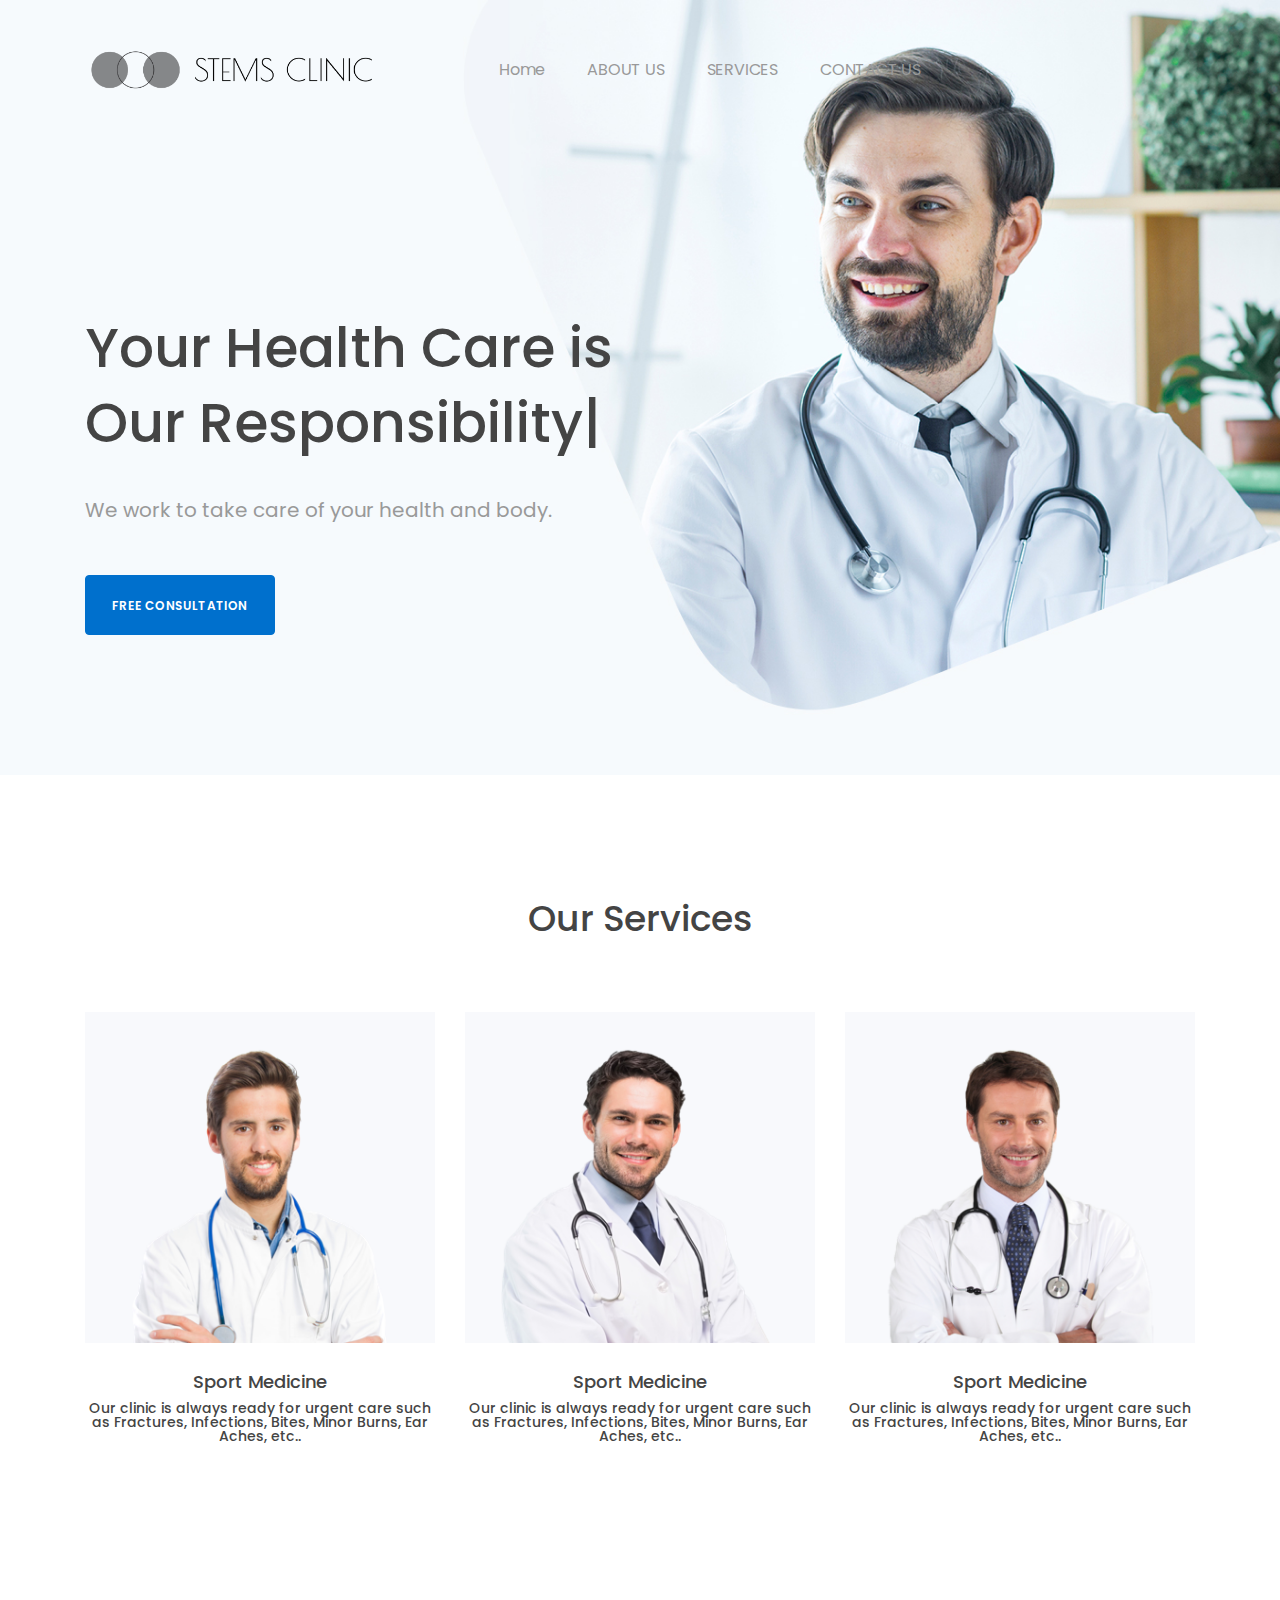
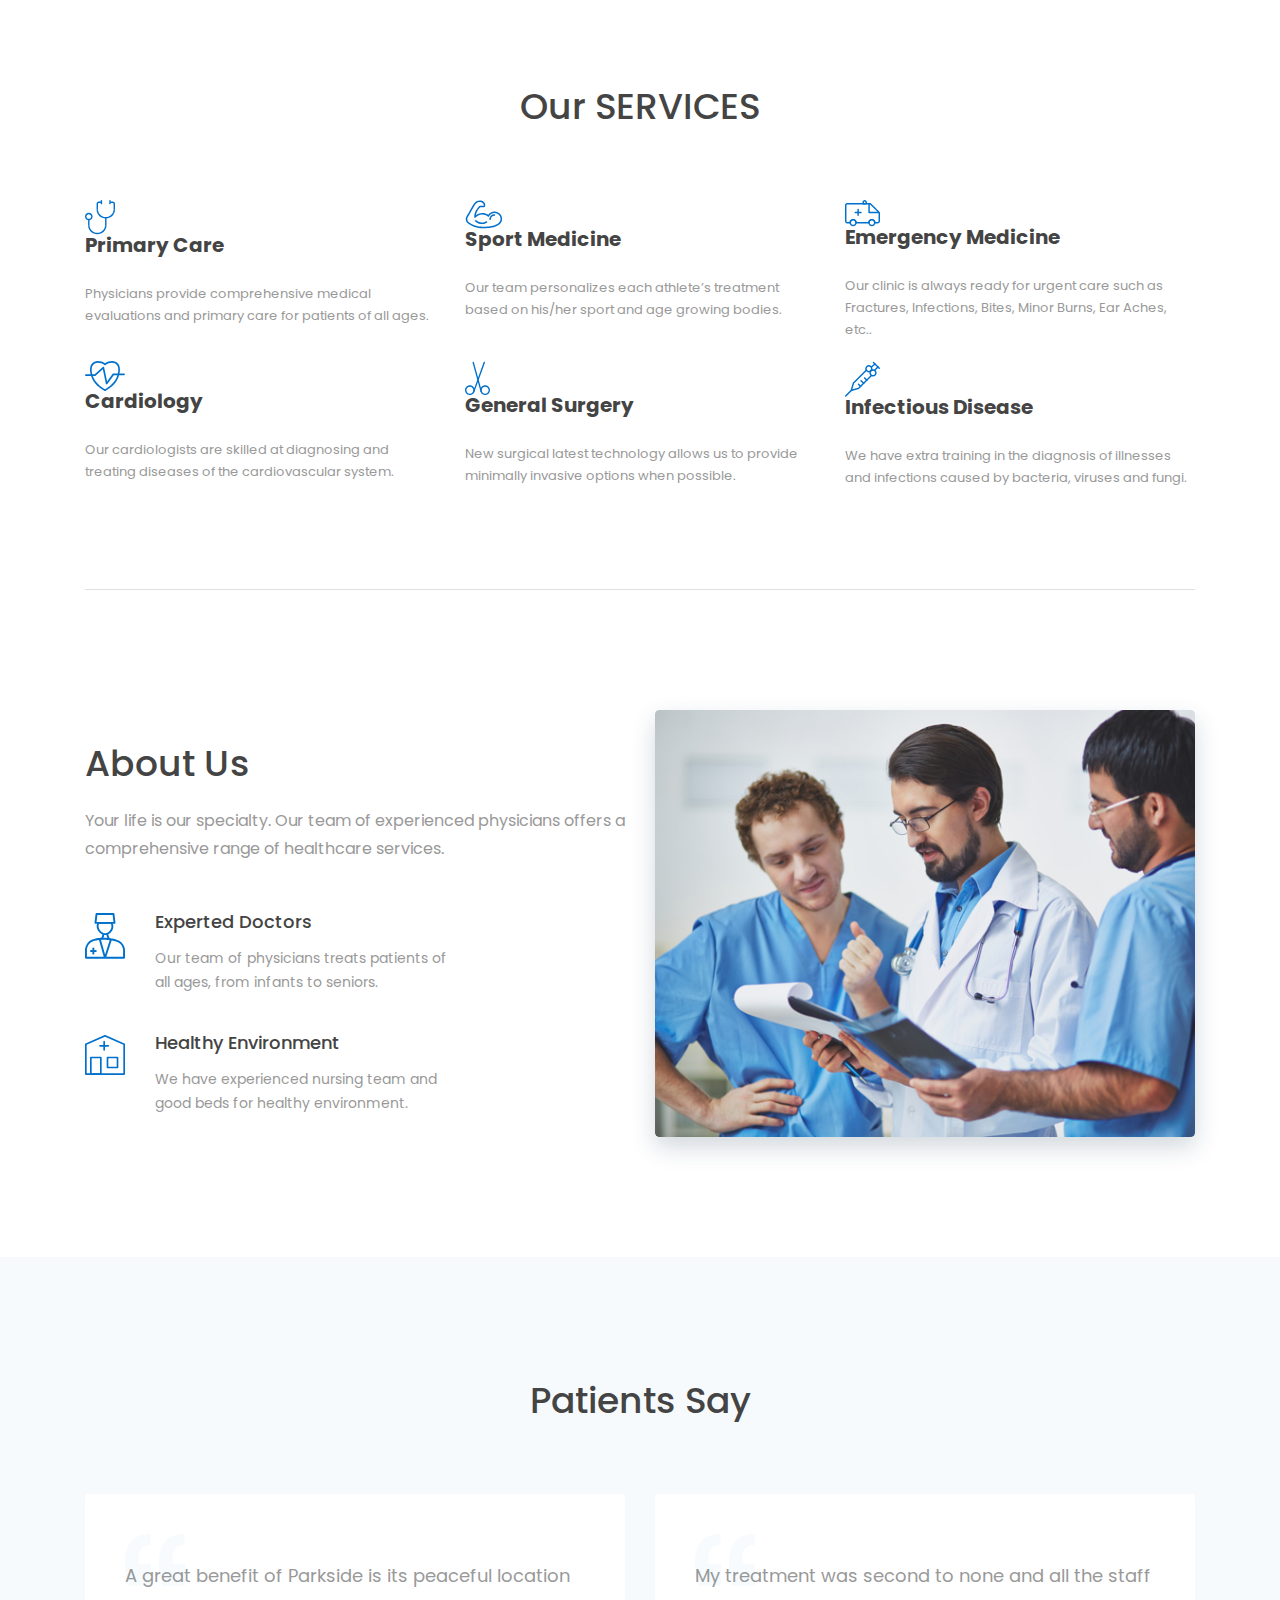
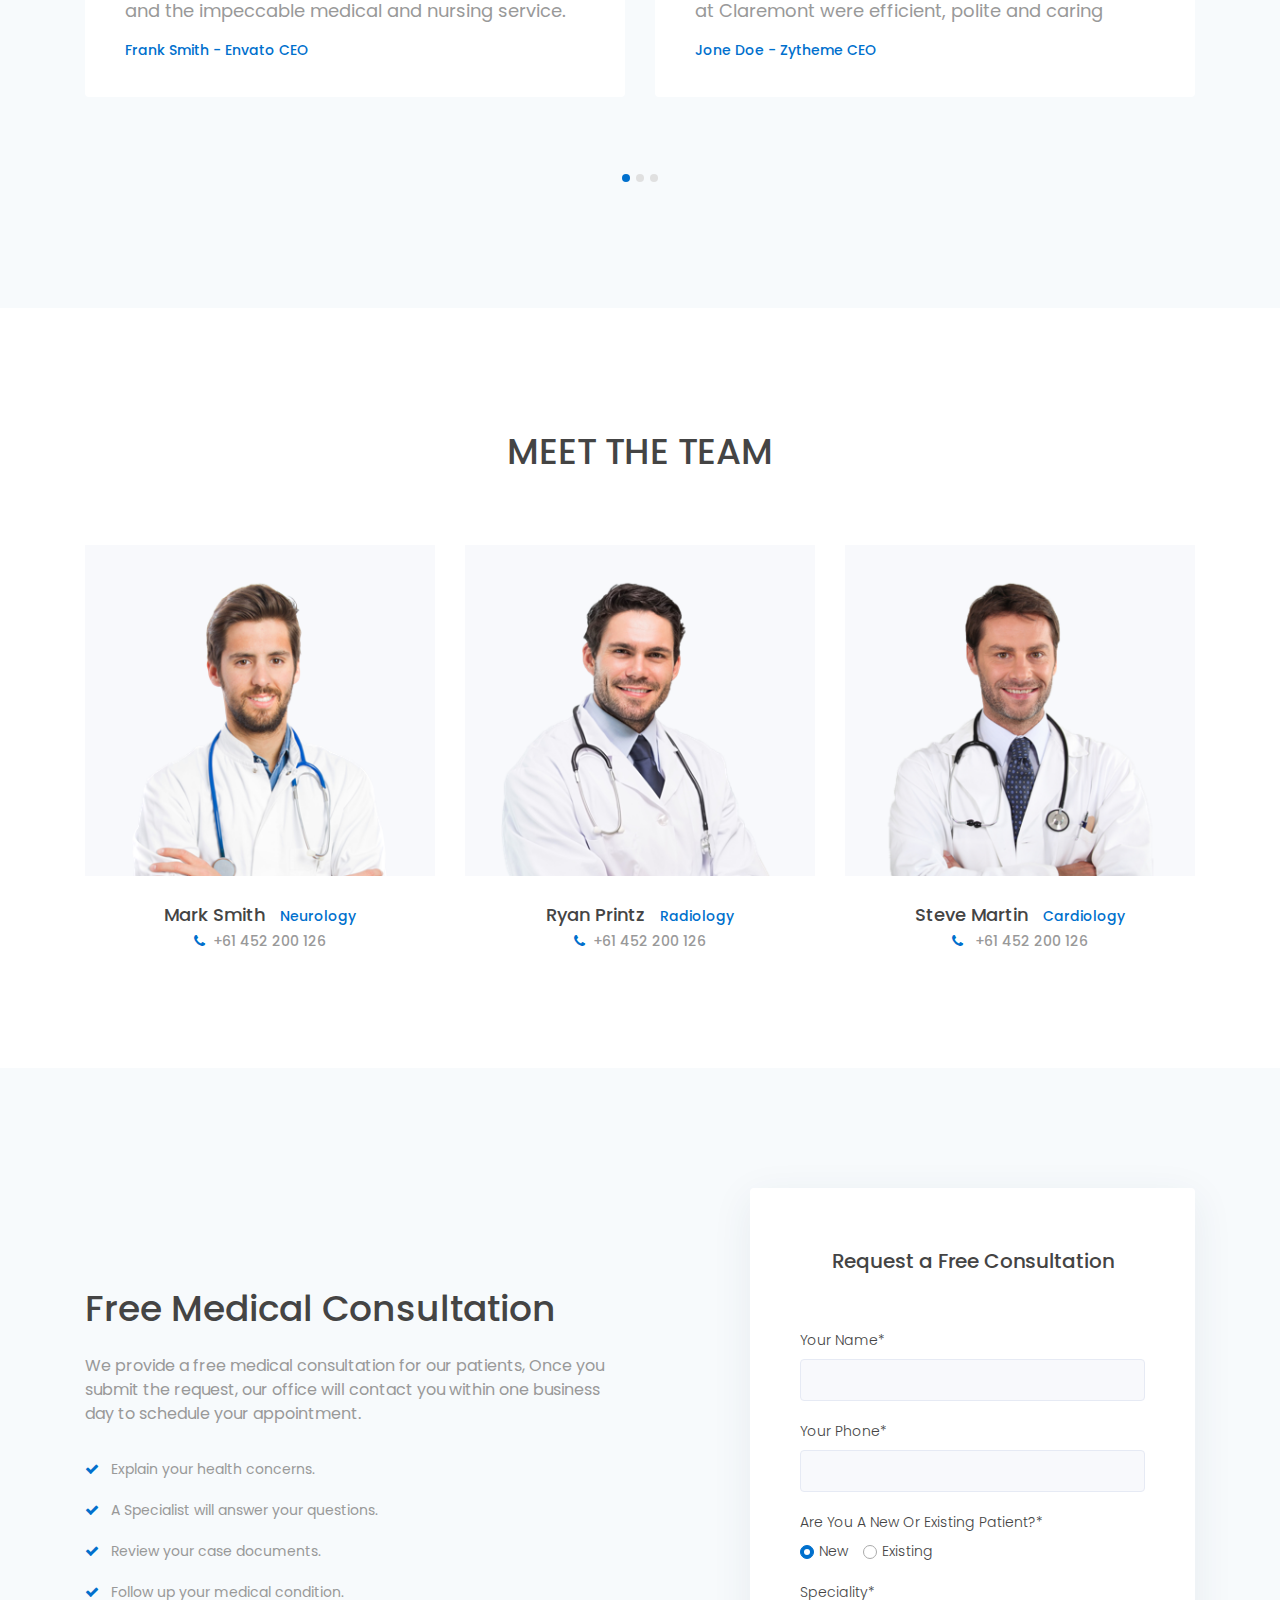
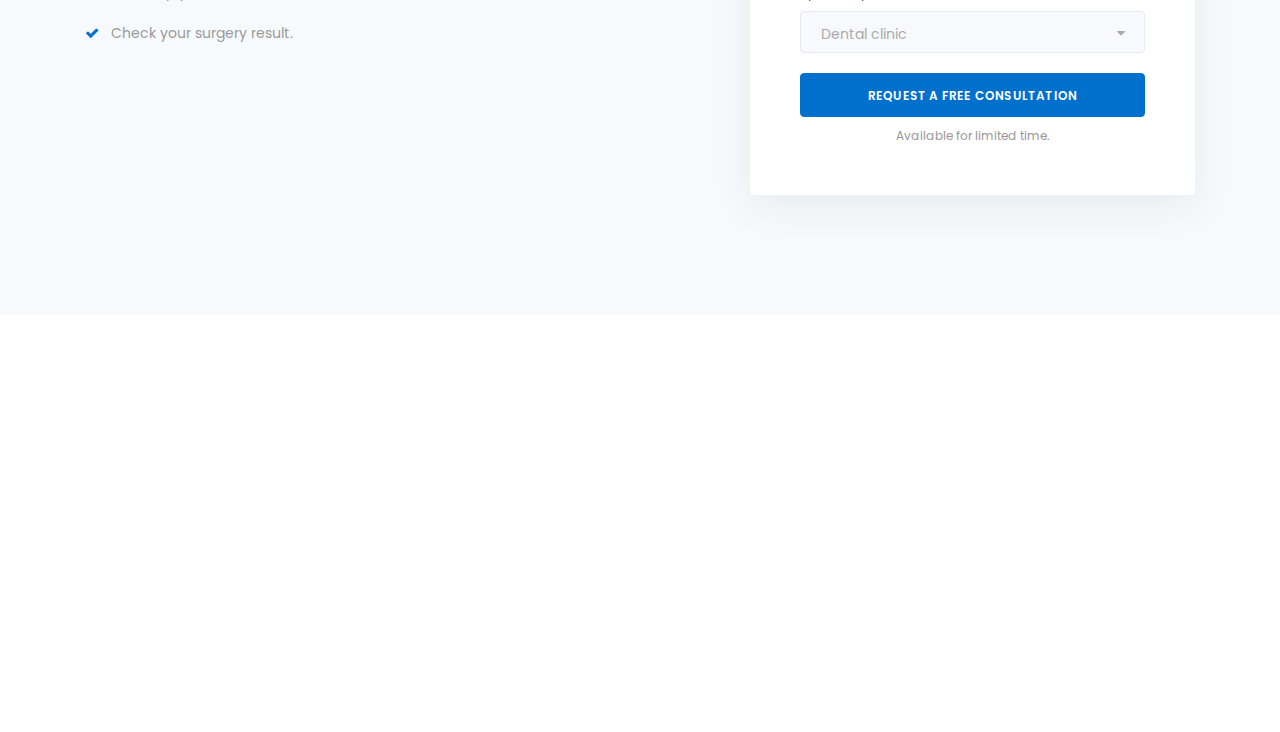
<file: index.html>
<!DOCTYPE html>
<html dir="ltr" lang="en-US">

  <head>
    <!-- Document Meta ============================================= -->
    <meta charset="utf-8">
    <meta http-equiv="X-UA-Compatible" content="IE=edge">
    <!--IE Compatibility Meta-->
    <meta name="author" content="zytheme"/>
    <meta name="viewport" content="width=device-width, initial-scale=1, maximum-scale=1">
    <meta name="description" content="Multi-purpose Makerting html5 landing page">
    <link href="assets/images/favicon/favicon.png" rel="icon">

    <!-- Fonts ============================================= -->
    <link href='https://fonts.googleapis.com/css?family=Poppins:400,400i,500,600,700' rel='stylesheet' type='text/css'>

    <!-- Stylesheets ============================================= -->
    <link href="assets/css/external.css" rel="stylesheet">
    <link href="assets/css/style.css" rel="stylesheet">

    <!-- HTML5 shim, for IE6-8 support of HTML5 elements. All other JS at the end of file. -->
    <!--[if lt IE 9]> <script src="assets/js/html5shiv.js"></script> <script src="assets/js/respond.min.js"></script> <![endif]-->

    <!-- Document Title ============================================= -->
    <title>Kear | Medical Html5 Landing Page</title>
  </head>

  <body class="body-scroll">
    <!-- Document Wrapper ============================================= -->
    <div id="wrapperParallax" class="wrapper clearfix">

      <!-- Header ============================================= -->
      <header id="navbar-spy" class="header header-1 header-transparent header-fixed">
        <nav id="primary-menu" class="navbar navbar-expand-lg navbar-dark">
          <div class="container">
            <a class="navbar-brand" href="index.html">
              <img class="logo logo-dark" src="assets/images/logo/Logo_Stems.png" alt="Kolaso Logo">
            </a>
            <button class="navbar-toggler" type="button" data-toggle="collapse" data-target="#navbarContent" aria-controls="navbarContent" aria-expanded="false" aria-label="Toggle navigation">
              <span class="toogle-inner"></span>
            </button>
            <div class="collapse navbar-collapse" id="navbarContent">
              <ul class="navbar-nav mr-auto">
                <li class="active">
                  <a data-scroll="scrollTo" href="#speciality">Home</a>
                </li>
                <li>
                  <a data-scroll="scrollTo" href="about.html">ABOUT US</a>
                </li>
                <li>
                  <a data-scroll="scrollTo" href="#doctors">SERVICES</a>
                </li>
                <li>
                  <a data-scroll="scrollTo" href="#consultation">CONTACT US</a>
                </li>
              </ul>
            </div>
            <!--/.nav-collapse -->
          </div>
        </nav>
      </header>

      
      <!-- Slider #1 ============================================= -->
      <section id="hero" class="section hero">
        <div class="bg-section">
          <img src="assets/images/background/hero.jpg" alt="background">
        </div>
        <div class="container">
          <div class="row row-content">
            <div class="col-12 col-md-6 col-lg-6">
              <div class="hero-headline">Your Health Care is
                <br>
                Our
                <span class="typed-text" data-typed-string="Responsibility,Purpose,Ambition"></span></div>
              <div class="hero-bio">We work to take care of your health and body.</div>
              <div class="hero-action">
                <a href="#action" class="btn btn--primary" data-scroll="scrollTo">Free Consultation</a>
              </div>
            </div>
            <div class="col-12 col-md-6 col-lg-6"></div>
          </div>
          <!-- .row end -->
        </div>
        <!-- .container end -->
      </section>
      <!-- #slider end -->

 
    
       
        <!-- Team Section ============================================= -->
        <section id="doctors" class="team bg-white">
          <div class="container">
            <div class="row clearfix">
              <div class="col-12 col-md-12 col-lg-12">
                <div class="heading heading-1 text-center">
                  <h2 class="heading-title">Our Services</h2>
                </div>
              </div>
              <!-- .col-md-6 end -->
            </div>
            <!-- .row end -->
            <div class="row">
              <!-- Member #1 -->
              <div class="col-12 col-md-4 col-lg-4">
                <div class="member">
                  <div class="member-img">
                    <img src="assets/images/team/team-1.png" alt="member"/>
                    
                    <!-- .memebr-ovelay end -->
                  </div>
                  <!-- .member-img end -->
                  <div class="member-info">
                    <h5>Sport Medicine
                     </h5>
                    <h6>
                      Our clinic is always ready for urgent care such as Fractures, Infections, Bites, Minor Burns, Ear Aches, etc..
                    </h6>
                  </div>
                  <!-- .member-info end -->
                </div>
                <!-- .member end -->
              </div>
              <!-- .col-md-3 end -->
  
              <!-- Member #2 -->
              <div class="col-12 col-md-4 col-lg-4">
                <div class="member">
                  <div class="member-img">
                    <img src="assets/images/team/team-2.png" alt="member"/>
                   
                    <!-- .memebr-ovelay end -->
                  </div>
                  <!-- .member-img end -->
                  <div class="member-info">
                    <h5>Sport Medicine</h5>
                    <h6>
                      Our clinic is always ready for urgent care such as Fractures, Infections, Bites, Minor Burns, Ear Aches, etc..
                    </h6>
                  </div>
                  <!-- .member-info end -->
                </div>
                <!-- .member end -->
              </div>
              <!-- .col-md-3 end -->
  
              <!-- Member #3 -->
              <div class="col-12 col-md-4 col-lg-4">
                <div class="member">
                  <div class="member-img">
                    <img src="assets/images/team/team-3.png" alt="member"/>
                   
                    <!-- .memebr-ovelay end -->
                  </div>
                  <!-- .member-img end -->
                  <div class="member-info">
                    <h5>Sport Medicine</h5>
                    <h6>
                      Our clinic is always ready for urgent care such as Fractures, Infections, Bites, Minor Burns, Ear Aches, etc..
                    </h6>
                  </div>
                  <!-- .member-info end -->
                </div>
                <!-- .member end -->
              </div>
              <!-- .col-md-3 end -->
            </div>
          </div>
        </section>
        <!-- #doctors end -->
      <!-- Feature #1 ============================================= -->
      <section id="speciality" class="section feature feature-3 bg-white pb-80">
        <div class="container">
          <div class="row">
            <div class="col-12 col-md-12 col-lg-12">
              <div class="heading heading-1 text-center">
                <h2 class="heading-title">Our SERVICES</h2>
              </div>
            </div>
          </div>
          <div class="row">
            <!-- Panel #1 -->
            <div class="col-12 col-md-4 col-lg-4">
              <div class="feature-panel1">
                <div class="feature-img">
                  <img src="assets/images/icons/1.svg" alt="target">
                </div>
                <div class="feature-content">
                  <h3>Primary Care</h3>
                  <p>Physicians provide comprehensive medical evaluations and primary care for patients of all ages.</p>
                </div>
              </div>
              <!-- .feature-panel end -->
            </div>
            <!-- .col-md-4 end -->

            <!-- Panel #2 -->
            <div class="col-12 col-md-4 col-lg-4">
              <div class="feature-panel1">
                <div class="feature-img">
                  <img src="assets/images/icons/2.svg" alt="target">
                </div>
                <div class="feature-content">
                  <h3>Sport Medicine</h3>
                  <p>Our team personalizes each athlete’s treatment based on his/her sport and age growing bodies.</p>
                </div>
              </div>
              <!-- .feature-panel end -->
            </div>
            <!-- .col-md-4 end -->

            <!-- Panel #3 -->
            <div class="col-12 col-md-4 col-lg-4">
              <div class="feature-panel1">
                <div class="feature-img">
                  <img src="assets/images/icons/3.svg" alt="target">
                </div>
                <div class="feature-content">
                  <h3>Emergency Medicine</h3>
                  <p>Our clinic is always ready for urgent care such as Fractures, Infections, Bites, Minor Burns, Ear Aches, etc..</p>
                </div>
              </div>
              <!-- .feature-panel end -->
            </div>
            <!-- .col-md-4 end -->

            <!-- Panel #4 -->
            <div class="col-12 col-md-4 col-lg-4">
              <div class="feature-panel1">
                <div class="feature-img">
                  <img src="assets/images/icons/4.svg" alt="target">
                </div>
                <div class="feature-content">
                  <h3>Cardiology</h3>
                  <p>Our cardiologists are skilled at diagnosing and treating diseases of the cardiovascular system.</p>
                </div>
              </div>
              <!-- .feature-panel end -->
            </div>
            <!-- .col-md-4 end -->

            <!-- Panel #5 -->
            <div class="col-12 col-md-4 col-lg-4">
              <div class="feature-panel1">
                <div class="feature-img">
                  <img src="assets/images/icons/5.svg" alt="target">
                </div>
                <div class="feature-content">
                  <h3>General Surgery</h3>
                  <p>New surgical latest technology allows us to provide minimally invasive options when possible.</p>
                </div>
              </div>
              <!-- .feature-panel end -->
            </div>
            <!-- .col-md-4 end -->

            <!-- Panel #6 -->
            <div class="col-12 col-md-4 col-lg-4">
              <div class="feature-panel1">
                <div class="feature-img">
                  <img src="assets/images/icons/6.svg" alt="target">
                </div>
                <div class="feature-content">
                  <h3>Infectious Disease</h3>
                  <p>We have extra training in the diagnosis of illnesses and infections caused by bacteria, viruses and fungi.</p>
                </div>
              </div>
              <!-- .feature-panel end -->
            </div>
            <!-- .col-md-4 end -->

          </div>
          <!-- .row end -->
        </div>
        <!-- .container end -->
      </section>
      <!-- #speciality end -->

      <section id="bar" class="bg-white pt-0 pb-0">
        <div class="container">
          <div class="row">
            <div class="col">
              <hr class="hr-bar">
            </div>
          </div>
        </div>
      </section>
      <!-- #bar end -->

      <!-- Feature #2 ============================================= -->
      <section id="feature2" class="section feature feature-left bg-white">
        <div class="container">
          <div class="row">
            <div class="col-12 col-md-6 col-lg-6">
              <div class="heading heading-1 mb-50 mt-30">
                <h2 class="heading-title">About Us</h2>
                <p class="heading-desc">Your life is our specialty. Our team of experienced physicians offers a comprehensive range of healthcare services.</p>
              </div>
              <div class="feature-panel">
                <div class="feature-img">
                  <img src="assets/images/icons/7.svg" alt="about"/>
                </div>
                <div class="feature-content">
                  <h3>Experted Doctors</h3>
                  <p>Our team of physicians treats patients of all ages, from infants to seniors.</p>
                </div>
              </div>
              <!-- .feature-panel end -->
              <div class="feature-panel">
                <div class="feature-img">
                  <img src="assets/images/icons/8.svg" alt="about"/>
                </div>
                <div class="feature-content">
                  <h3>Healthy Environment</h3>
                  <p>We have experienced nursing team and good beds for healthy environment.</p>
                </div>
              </div>
              <!-- .feature-panel end -->
            </div>
            <!-- .col-md-6 end -->
            <div class="col-12 col-md-6 col-lg-6">
              <img class="img-fluid img-shadow pull-right" src="assets/images/features/about.jpg" alt="about"/>
            </div>
            <!-- .col-md-6 end -->

          </div>
          <!-- .row end -->
        </div>
        <!-- .container end -->
      </section>
      <!-- #feature2 end -->

      <!-- Testimonial ============================================= -->
      <section id="patients" class="section testimonials bg-gray">
        <div class="container">
          <div class="row clearfix">
            <div class="col-12 col-md-12 col-lg-12">
              <div class="heading heading-1 text-center">
                <h2 class="heading-title">Patients Say</h2>
              </div>
            </div>
            <!-- .col-md-6 end -->
          </div>
          <!-- .row end -->
          <div class="row">
            <div class="col-12 col-sm-12 col-md-12 col-lg-12">
              <div class="carousel carousel-dots owl-carousel" data-slide="2" data-slide-rs="2" data-autoplay="true" data-nav="false" data-dots="true" data-space="30" data-loop="true" data-speed="800">

                <!-- Testimonial #1 -->
                <div class="testimonial-panel">
                  <div class="testimonial-body">
                    <p>A great benefit of Parkside is its peaceful location and the impeccable medical and nursing service.</p>
                    <div class="testimonial-author">
                      <h5>Frank Smith - Envato CEO</h5>
                    </div>
                  </div>
                </div>

                <!-- Testimonial #2 -->
                <div class="testimonial-panel">
                  <div class="testimonial-body">
                    <p>My treatment was second to none and all the staff at Claremont were efficient, polite and caring</p>
                    <div class="testimonial-author">
                      <h5>Jone Doe - Zytheme CEO</h5>
                    </div>
                  </div>
                </div>

                <!-- Testimonial #3 -->
                <div class="testimonial-panel">
                  <div class="testimonial-body">
                    <p>Our business by optimizing our landing pages. We’ve increased conversion rates by 120%.</p>
                    <div class="testimonial-author">
                      <h5>Bone Datche - 7oroof CEO</h5>
                    </div>
                  </div>
                </div>

                <!-- Testimonial #4 -->
                <div class="testimonial-panel">
                  <div class="testimonial-body">
                    <p>Our business by optimizing our landing pages. We’ve increased conversion rates by 120%.</p>
                    <div class="testimonial-author">
                      <h5>Bone Datche - 7oroof CEO</h5>
                    </div>
                  </div>
                </div>

                <!-- Testimonial #5 -->
                <div class="testimonial-panel">
                  <div class="testimonial-body">
                    <p>Our business by optimizing our landing pages. We’ve increased conversion rates by 120%.</p>
                    <div class="testimonial-author">
                      <h5>Bone Datche - 7oroof CEO</h5>
                    </div>
                  </div>
                </div>

              </div>
              <!-- .carousel End -->
            </div>
          </div>
          <!-- .row End -->
        </div>
        <!-- .container End -->
      </section>
      <!-- #patients End-->
      <!-- Team Section ============================================= -->
      <section id="doctors" class="team bg-white">
        <div class="container">
          <div class="row clearfix">
            <div class="col-12 col-md-12 col-lg-12">
              <div class="heading heading-1 text-center">
                <h2 class="heading-title">MEET THE TEAM</h2>
              </div>
            </div>
            <!-- .col-md-6 end -->
          </div>
          <!-- .row end -->
          <div class="row">
            <!-- Member #1 -->
            <div class="col-12 col-md-4 col-lg-4">
              <div class="member">
                <div class="member-img">
                  <img src="assets/images/team/team-1.png" alt="member"/>
                  <div class="member-overlay">
                    <div class="member-social">
                      <div class=" pos-vertical-center">
                        <a href="#">
                          <i class="fa fa-facebook"></i>
                        </a>
                        <a href="#">
                          <i class="fa fa-twitter"></i>
                        </a>
                        <a href="#">
                          <i class="fa fa-google-plus"></i>
                        </a>
                        <a href="#">
                          <i class="fa fa-linkedin"></i>
                        </a>
                      </div>
                    </div>
                  </div>
                  <!-- .memebr-ovelay end -->
                </div>
                <!-- .member-img end -->
                <div class="member-info">
                  <h5>Mark Smith
                    <span>Neurology</span></h5>
                  <h6>
                    <a href="tel:+61 452 200 126">
                      <i class="fa fa-phone"></i>+61 452 200 126</a>
                  </h6>
                </div>
                <!-- .member-info end -->
              </div>
              <!-- .member end -->
            </div>
            <!-- .col-md-3 end -->

            <!-- Member #2 -->
            <div class="col-12 col-md-4 col-lg-4">
              <div class="member">
                <div class="member-img">
                  <img src="assets/images/team/team-2.png" alt="member"/>
                  <div class="member-overlay">
                    <div class="member-social">
                      <div class=" pos-vertical-center">
                        <a href="#">
                          <i class="fa fa-facebook"></i>
                        </a>
                        <a href="#">
                          <i class="fa fa-twitter"></i>
                        </a>
                        <a href="#">
                          <i class="fa fa-google-plus"></i>
                        </a>
                        <a href="#">
                          <i class="fa fa-linkedin"></i>
                        </a>
                      </div>
                    </div>
                  </div>
                  <!-- .memebr-ovelay end -->
                </div>
                <!-- .member-img end -->
                <div class="member-info">
                  <h5>Ryan Printz
                    <span>Radiology</span></h5>
                  <h6>
                    <a href="tel:+61 452 200 126">
                      <i class="fa fa-phone"></i>+61 452 200 126</a>
                  </h6>
                </div>
                <!-- .member-info end -->
              </div>
              <!-- .member end -->
            </div>
            <!-- .col-md-3 end -->

            <!-- Member #3 -->
            <div class="col-12 col-md-4 col-lg-4">
              <div class="member">
                <div class="member-img">
                  <img src="assets/images/team/team-3.png" alt="member"/>
                  <div class="member-overlay">
                    <div class="member-social">
                      <div class=" pos-vertical-center">
                        <a href="#">
                          <i class="fa fa-facebook"></i>
                        </a>
                        <a href="#">
                          <i class="fa fa-twitter"></i>
                        </a>
                        <a href="#">
                          <i class="fa fa-google-plus"></i>
                        </a>
                        <a href="#">
                          <i class="fa fa-linkedin"></i>
                        </a>
                      </div>
                    </div>
                  </div>
                  <!-- .memebr-ovelay end -->
                </div>
                <!-- .member-img end -->
                <div class="member-info">
                  <h5>Steve Martin
                    <span>Cardiology</span></h5>
                  <h6>
                    <a href="tel:+61 452 200 126">
                      <i class="fa fa-phone"></i>
                      +61 452 200 126</a>
                  </h6>
                </div>
                <!-- .member-info end -->
              </div>
              <!-- .member end -->
            </div>
            <!-- .col-md-3 end -->
          </div>
        </div>
      </section>
      <!-- #doctors end -->
      <!-- Action ============================================= -->
      <section id="consultation" class="section feature feature-2 bg-gray">
        <div class="container">
          <div class="row">
            <div class="col-12 col-md-6 col-lg-6">
              <div class="feature-panel">
                <div class="feature-content">
                  <h3>Free Medical Consultation</h3>
                  <p class="mb-30">We provide a free medical consultation for our patients, Once you submit the request, our office will contact you within one business day to schedule your appointment.</p>
                  <ul>
                    <li>Explain your health concerns.</li>
                    <li>A Specialist will answer your questions.</li>
                    <li>Review your case documents.</li>
                    <li>Follow up your medical condition.</li>
                    <li>Check your surgery result.</li>
                  </ul>
                </div>
              </div>
              <!-- .feature-panel end -->
            </div>
            <!-- .col-md-6 end -->
            <div class="col-12 col-md-6 col-lg-5 offset-lg-1">
              <div class="form-wrapper">
                <div class="heading">
                  <h3 class="heading-title">Request a Free Consultation</h3>
                </div>
                <!-- .form-group end -->
                <form method="post" action="assets/php/contact.php" class="contactForm mb-0">
                  <div id="result" class="contact-result"></div>
                  <div class="form-group">
                    <label for="name">Your Name*</label>
                    <input type="text" class="form-control" name="name" id="name" required="required">
                  </div>
                  <!-- .form-group end -->
                  <div class="form-group">
                    <label for="name">Your Phone*</label>
                    <input type="text" class="form-control" name="phone" id="phone" required="required">
                  </div>
                  <!-- .form-group end -->
                  <div class="form-group">
                    <label for="user">Are You a New or Existing Patient?*</label>
                    <div class="form-group">
                      <div class="form-check form-check-inline form-radio">
                        <label class="label-radio">
                          <input class="form-check-input" type="radio" name="user" id="user" value="New" checked="checked">
                          <span class="radio-indicator"></span>
                        </label>
                        <label class="form-check-label" for="user">
                          New
                        </label>
                      </div>
                      <div class="form-check form-check-inline form-radio">
                        <label class="label-radio">
                          <input class="form-check-input" type="radio" name="user" id="user" value="Existing">
                          <span class="radio-indicator"></span>
                        </label>
                        <label class="form-check-label" for="user">
                          Existing
                        </label>
                      </div>
                    </div>
                  </div>
                  <!-- .form-group end -->
                  <div class="form-group">
                    <label for="speciality">Speciality*</label>
                    <div class="select-form">
                      <i class="fa fa-caret-down"></i>
                      <select name="speciality" id="speciality" class="form-control">
                        <option value="0">Dental clinic</option>
                        <option value="1">Orofacial Pain Clinic</option>
                        <option value="2">Maxillofacial Surgery</option>
                        <option value="3">Healthcare</option>
                      </select>
                    </div>
                  </div>
                  <div class="form-group">
                    <input type="submit" value="Request a Free Consultation" name="submit" class="btn btn--primary btn--block">
                  </div>
                  <!-- .form-group end -->
                  <div class="agreement">Available for limited time.</div>
                </form>
              </div>
            </div>
            <!-- .col-md-6 end -->

          </div>
          <!-- .row end -->
        </div>
        <!-- .container end -->
      </section>
      <!-- #consultation end -->
      <!-- Footer ============================================= -->
      <footer id="footerParallax" class="footer">
        <div class="footer-top">
          <div class="container">
            <div class="row widget-boxes text-center">
              <div class="col-12 col-md-4 col-lg-4">
                <div class="widget-info-box">
                  <div class="info-img">
                    <img src="assets/images/footer/1.svg" alt="phone">
                  </div>
                  <h4>Phone</h4>
                  <p>+221 340 210 533</p>
                </div>
                <!-- .widget-info-box end -->
              </div>
              <!-- .col-md-4 end -->
              <div class="col-12 col-md-4 col-lg-4">
                <div class="widget-info-box">
                  <div class="info-img">
                    <img src="assets/images/footer/2.svg" alt="phone">
                  </div>
                  <h4>Address</h4>
                  <p>86 Stolham, PA 6550.</p>
                </div>
                <!-- .widget-info-box end -->
              </div>
              <!-- .col-md-4 end -->
              <div class="col-12 col-md-4 col-lg-4">
                <div class="widget-info-box">
                  <div class="info-img">
                    <img src="assets/images/footer/3.svg" alt="phone">
                  </div>
                  <h4>Opening Time</h4>
                  <p>Sat-Thu 5:00 to 8:00pm</p>
                </div>
                <!-- .widget-info-box end -->
              </div>
              <!-- .col-md-4 end -->
            </div>
            <!-- .row end -->
          </div>
          <!-- .container end -->
        </div>
        <!-- .footer-top end -->
        <div class="footer-bar">
          <div class="container">
            <div class="row">
              <div class="col">
                <hr>
              </div>
            </div>
          </div>
          <!-- .container end -->
        </div>
        <!-- .footer-bar end -->
        <div class="footer-bottom">
          <div class="container">
            <div class="row">
              <div class="col-12 col-md-6 col-lg-6">
                <div class="footer-copyright">
                  <span>&copy; Zytheme 2019, All Rights Reserved.</span>
                </div>
              </div>
              <!-- .col-md-6 end -->
              <div class="col-12 col-md-6 col-lg-6">
                <div class="footer-social">
                  <a class="facebook" href="#">
                    <i class="fa fa-facebook"></i>
                  </a>
                  <a class="twitter" href="#">
                    <i class="fa fa-twitter"></i>
                  </a>
                  <a class="dribbble" href="#">
                    <i class="fa fa-dribbble"></i>
                  </a>
                  <a class="instagram" href="#">
                    <i class="fa fa-instagram"></i>
                  </a>
                </div>
              </div>
              <!-- .col-md-6 end -->
            </div>
            <!-- .row end -->
          </div>
          <!-- .container end -->
        </div>
        <!-- .footer-bottom end -->
      </footer>
      <!-- #footer end -->
    </div>
    <!-- #wrapper end -->

    <!-- Footer Scripts ============================================= -->
    <script src="assets/js/jquery-3.3.1.min.js"></script>
    <script src="assets/js/plugins.js"></script>
    <script src="assets/js/functions.js"></script>
  </body>

</html>
</file>
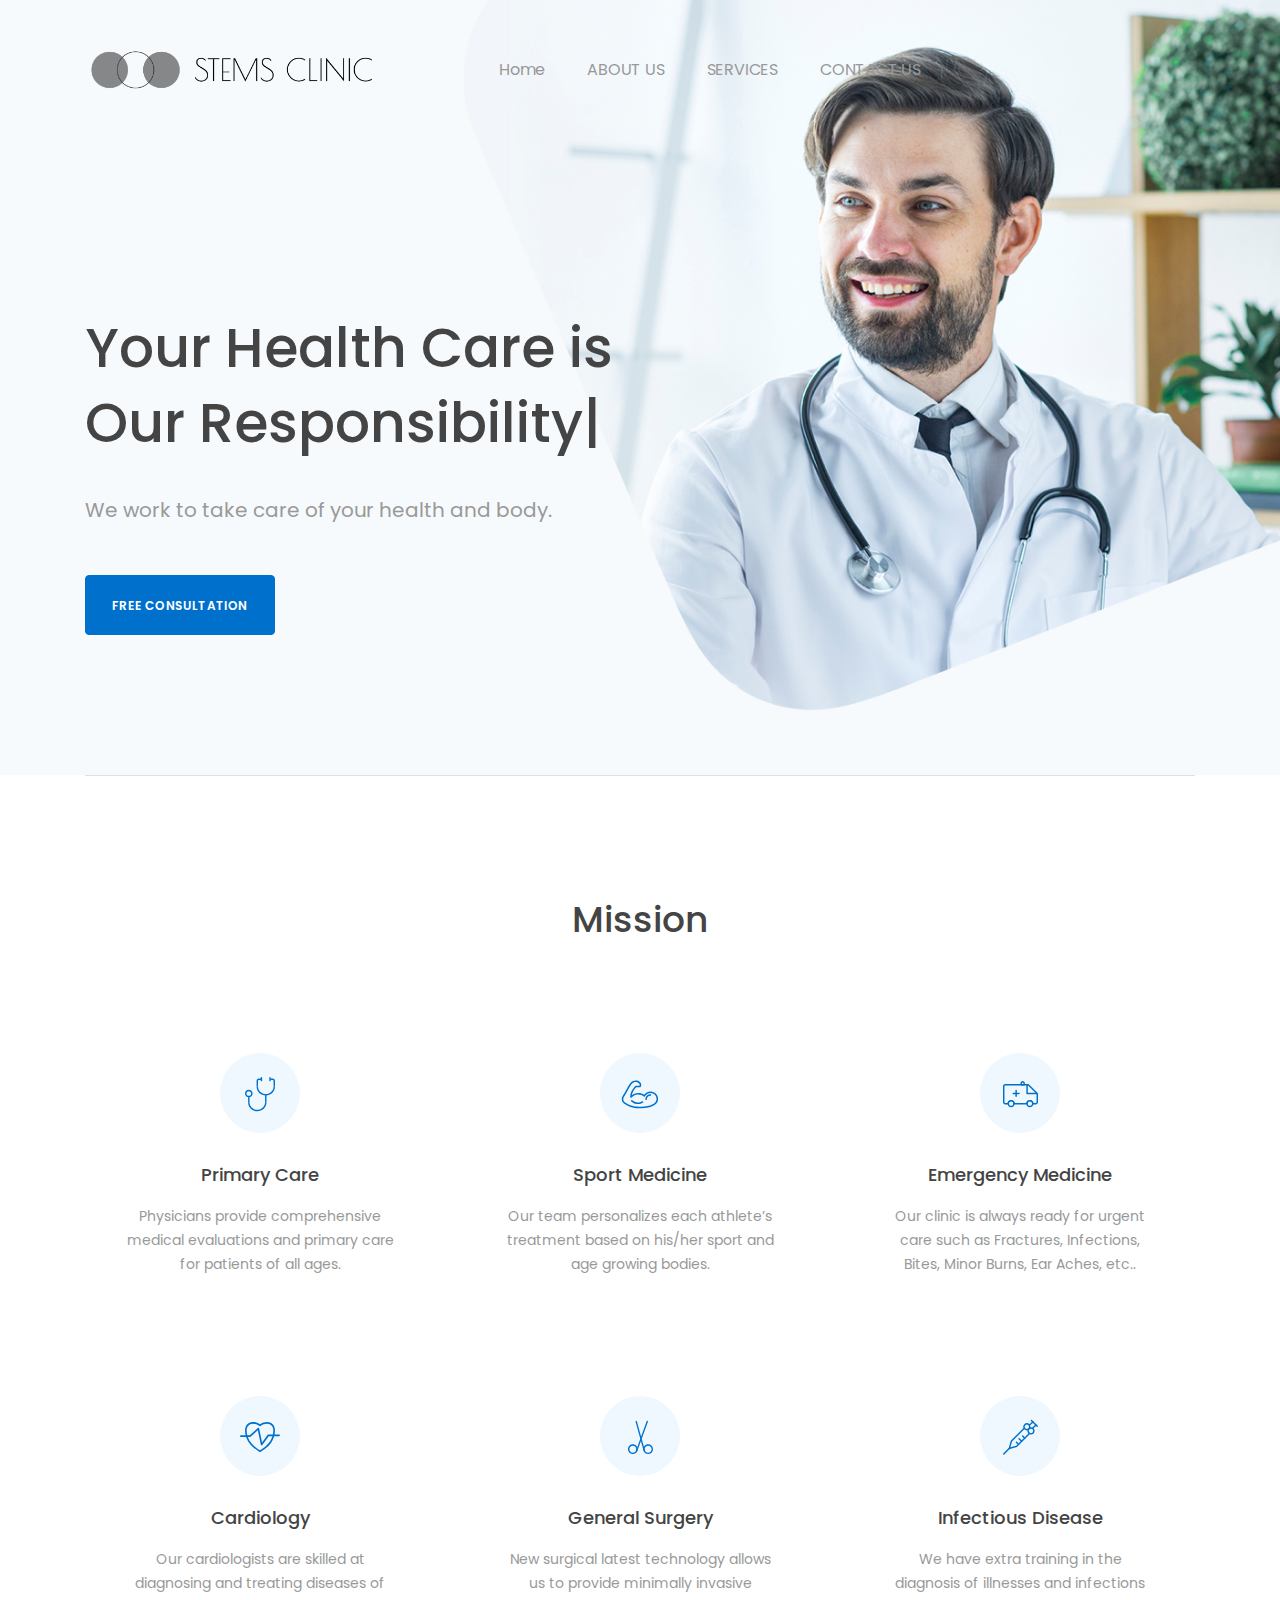
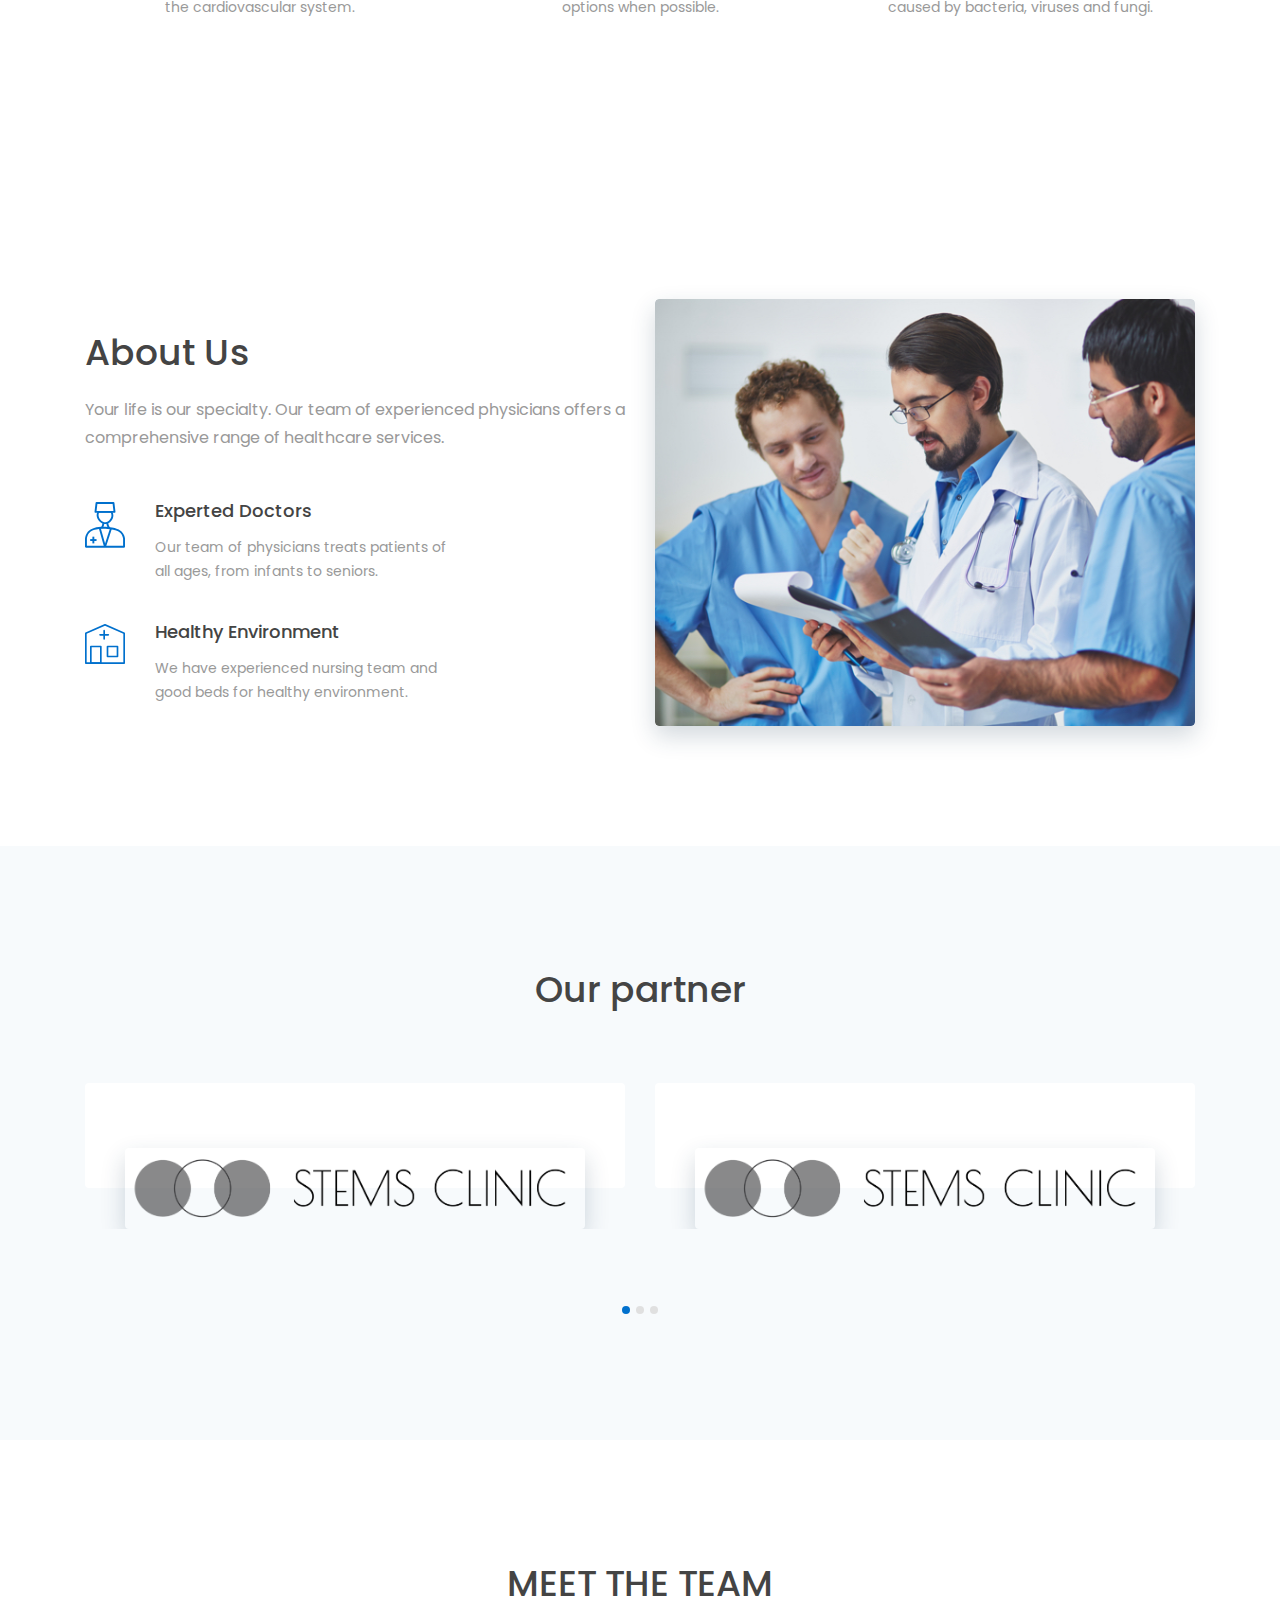
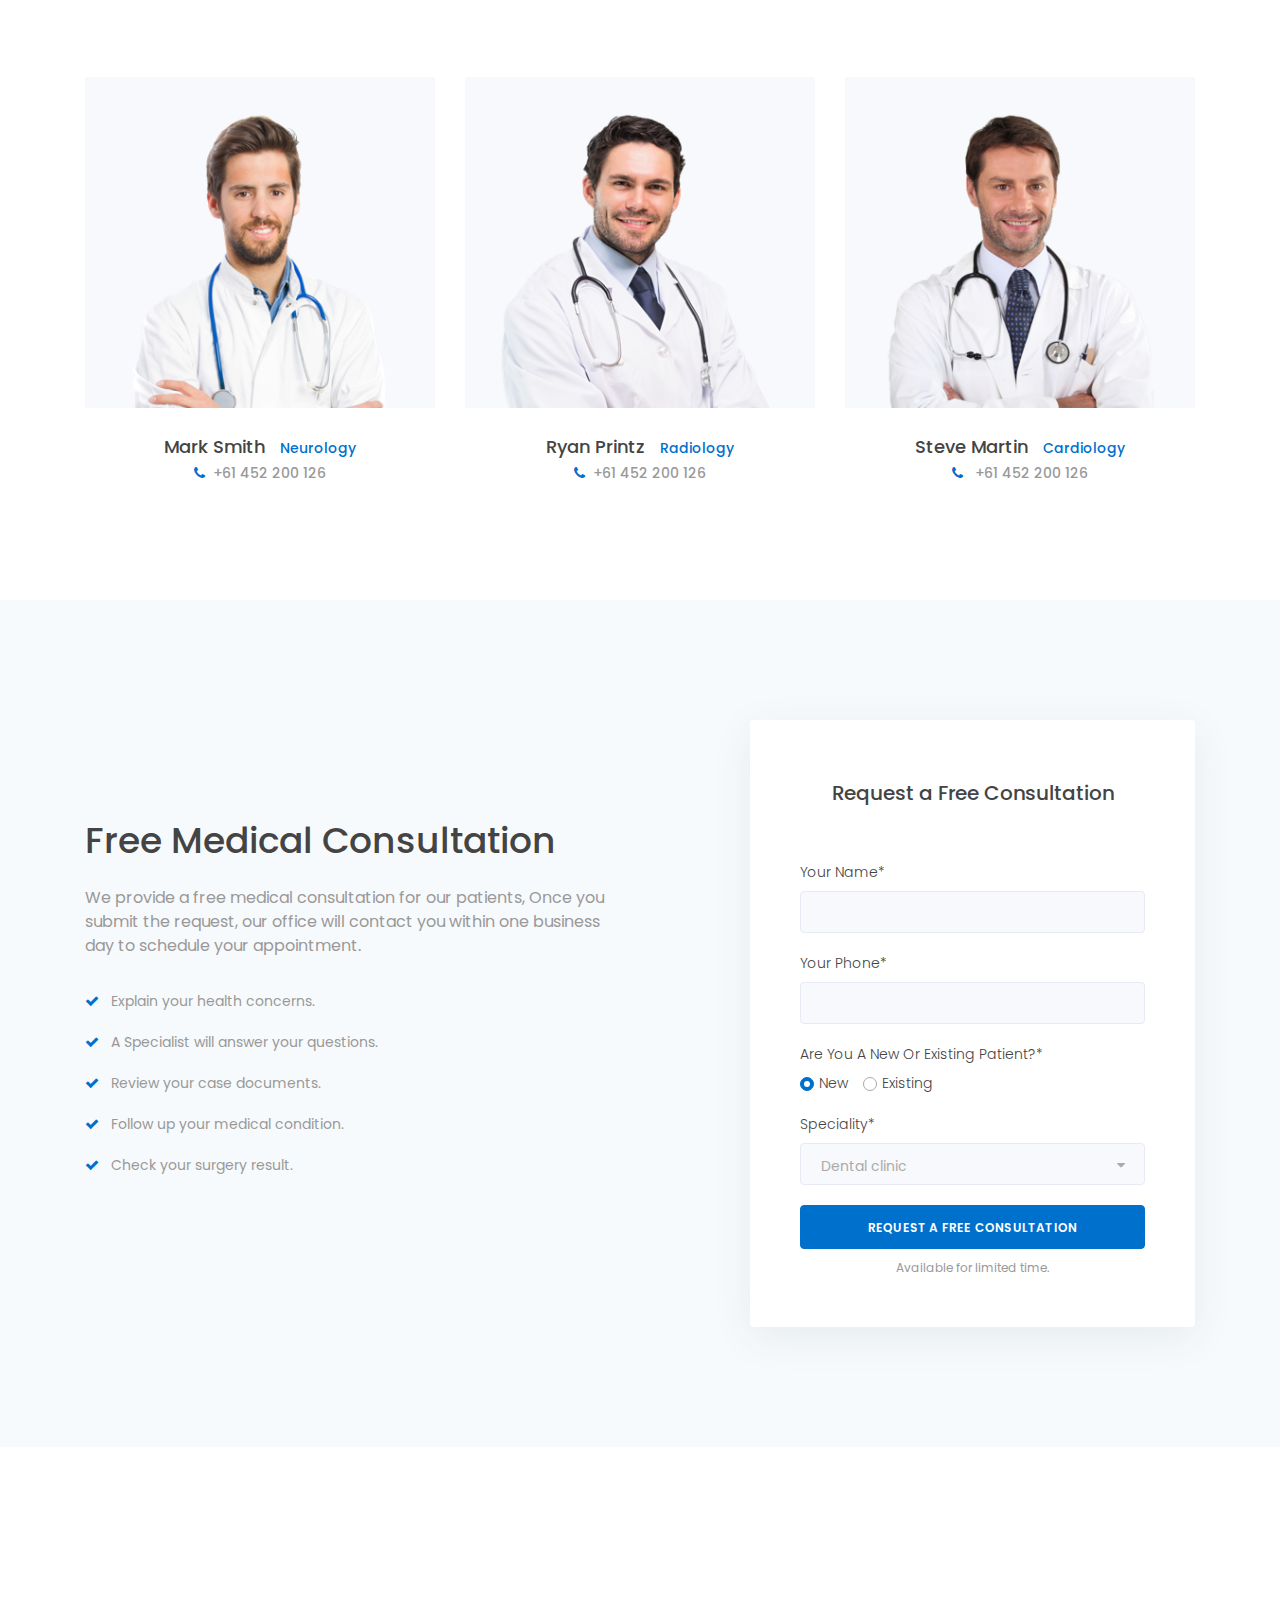
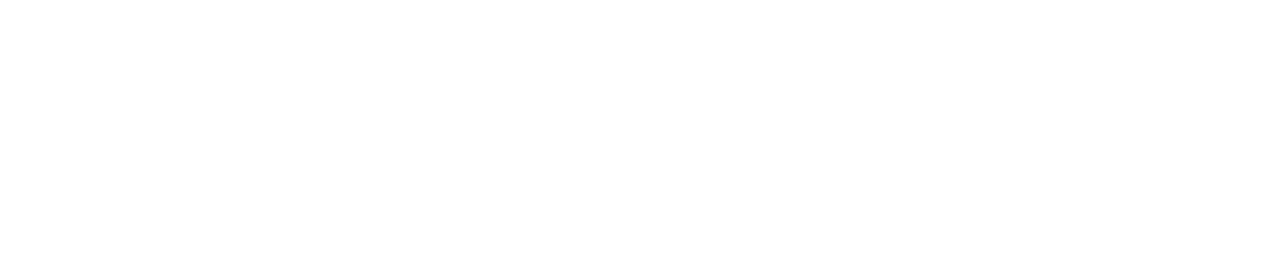
<file: about.html>
<!DOCTYPE html>
<html dir="ltr" lang="en-US">

  <head>
    <!-- Document Meta ============================================= -->
    <meta charset="utf-8">
    <meta http-equiv="X-UA-Compatible" content="IE=edge">
    <!--IE Compatibility Meta-->
    <meta name="author" content="zytheme"/>
    <meta name="viewport" content="width=device-width, initial-scale=1, maximum-scale=1">
    <meta name="description" content="Multi-purpose Makerting html5 landing page">
    <link href="assets/images/favicon/favicon.png" rel="icon">

    <!-- Fonts ============================================= -->
    <link href='https://fonts.googleapis.com/css?family=Poppins:400,400i,500,600,700' rel='stylesheet' type='text/css'>

    <!-- Stylesheets ============================================= -->
    <link href="assets/css/external.css" rel="stylesheet">
    <link href="assets/css/style.css" rel="stylesheet">

    <!-- HTML5 shim, for IE6-8 support of HTML5 elements. All other JS at the end of file. -->
    <!--[if lt IE 9]> <script src="assets/js/html5shiv.js"></script> <script src="assets/js/respond.min.js"></script> <![endif]-->

    <!-- Document Title ============================================= -->
    <title>Kear | Medical Html5 Landing Page</title>
  </head>

  <body class="body-scroll">
    <!-- Document Wrapper ============================================= -->
    <div id="wrapperParallax" class="wrapper clearfix">

      <!-- Header ============================================= -->
      <header id="navbar-spy" class="header header-1 header-transparent header-fixed">
        <nav id="primary-menu" class="navbar navbar-expand-lg navbar-dark">
          <div class="container">
            <a class="navbar-brand" href="index.html">
              <img class="logo logo-dark" src="assets/images/logo/Logo_Stems.png" alt="Kolaso Logo">
            </a>
            <button class="navbar-toggler" type="button" data-toggle="collapse" data-target="#navbarContent" aria-controls="navbarContent" aria-expanded="false" aria-label="Toggle navigation">
              <span class="toogle-inner"></span>
            </button>
            <div class="collapse navbar-collapse" id="navbarContent">
              <ul class="navbar-nav mr-auto">
                <li class="active">
                  <a data-scroll="scrollTo" href="index.html">Home</a>
                </li>
                <li>
                  <a data-scroll="scrollTo" href="about.html">ABOUT US</a>
                </li>
                <li>
                  <a data-scroll="scrollTo" href="services.html">SERVICES</a>
                </li>
                <li>
                  <a data-scroll="scrollTo" href="#consultation">CONTACT US</a>
                </li>
              </ul>
            </div>
            <!--/.nav-collapse -->
          </div>
        </nav>
      </header>

      
      <!-- Slider #1 ============================================= -->
      <section id="hero" class="section hero">
        <div class="bg-section">
          <img src="assets/images/background/hero.jpg" alt="background">
        </div>
        <div class="container">
          <div class="row row-content">
            <div class="col-12 col-md-6 col-lg-6">
              <div class="hero-headline">Your Health Care is
                <br>
                Our
                <span class="typed-text" data-typed-string="Responsibility,Purpose,Ambition"></span></div>
              <div class="hero-bio">We work to take care of your health and body.</div>
              <div class="hero-action">
                <a href="#action" class="btn btn--primary" data-scroll="scrollTo">Free Consultation</a>
              </div>
            </div>
            <div class="col-12 col-md-6 col-lg-6"></div>
          </div>
          <!-- .row end -->
        </div>
        <!-- .container end -->
      </section>
      <!-- #slider end -->

 
    
       
      
    
      <!-- #speciality end -->

      <section id="bar" class="bg-white pt-0 pb-0">
        <div class="container">
          <div class="row">
            <div class="col">
              <hr class="hr-bar">
            </div>
          </div>
        </div>
      </section>
      <!-- #bar end -->
       <!-- Feature #1 ============================================= -->
       <section id="speciality" class="section feature feature-3 bg-white pb-80">
        <div class="container">
          <div class="row">
            <div class="col-12 col-md-12 col-lg-12">
              <div class="heading heading-1 text-center">
                <h2 class="heading-title">Mission</h2>
              </div>
            </div>
          </div>
          <div class="row">
            <!-- Panel #1 -->
            <div class="col-12 col-md-4 col-lg-4">
              <div class="feature-panel">
                <div class="feature-img">
                  <img src="assets/images/icons/1.svg" alt="target">
                </div>
                <div class="feature-content">
                  <h3>Primary Care</h3>
                  <p>Physicians provide comprehensive medical evaluations and primary care for patients of all ages.</p>
                </div>
              </div>
              <!-- .feature-panel end -->
            </div>
            <!-- .col-md-4 end -->

            <!-- Panel #2 -->
            <div class="col-12 col-md-4 col-lg-4">
              <div class="feature-panel">
                <div class="feature-img">
                  <img src="assets/images/icons/2.svg" alt="target">
                </div>
                <div class="feature-content">
                  <h3>Sport Medicine</h3>
                  <p>Our team personalizes each athlete’s treatment based on his/her sport and age growing bodies.</p>
                </div>
              </div>
              <!-- .feature-panel end -->
            </div>
            <!-- .col-md-4 end -->

            <!-- Panel #3 -->
            <div class="col-12 col-md-4 col-lg-4">
              <div class="feature-panel">
                <div class="feature-img">
                  <img src="assets/images/icons/3.svg" alt="target">
                </div>
                <div class="feature-content">
                  <h3>Emergency Medicine</h3>
                  <p>Our clinic is always ready for urgent care such as Fractures, Infections, Bites, Minor Burns, Ear Aches, etc..</p>
                </div>
              </div>
              <!-- .feature-panel end -->
            </div>
            <!-- .col-md-4 end -->

            <!-- Panel #4 -->
            <div class="col-12 col-md-4 col-lg-4">
              <div class="feature-panel">
                <div class="feature-img">
                  <img src="assets/images/icons/4.svg" alt="target">
                </div>
                <div class="feature-content">
                  <h3>Cardiology</h3>
                  <p>Our cardiologists are skilled at diagnosing and treating diseases of the cardiovascular system.</p>
                </div>
              </div>
              <!-- .feature-panel end -->
            </div>
            <!-- .col-md-4 end -->

            <!-- Panel #5 -->
            <div class="col-12 col-md-4 col-lg-4">
              <div class="feature-panel">
                <div class="feature-img">
                  <img src="assets/images/icons/5.svg" alt="target">
                </div>
                <div class="feature-content">
                  <h3>General Surgery</h3>
                  <p>New surgical latest technology allows us to provide minimally invasive options when possible.</p>
                </div>
              </div>
              <!-- .feature-panel end -->
            </div>
            <!-- .col-md-4 end -->

            <!-- Panel #6 -->
            <div class="col-12 col-md-4 col-lg-4">
              <div class="feature-panel">
                <div class="feature-img">
                  <img src="assets/images/icons/6.svg" alt="target">
                </div>
                <div class="feature-content">
                  <h3>Infectious Disease</h3>
                  <p>We have extra training in the diagnosis of illnesses and infections caused by bacteria, viruses and fungi.</p>
                </div>
              </div>
              <!-- .feature-panel end -->
            </div>
            <!-- .col-md-4 end -->

          </div>
          <!-- .row end -->
        </div>
        <!-- .container end -->
      </section>
      <!-- #speciality end -->
      <!-- Feature #2 ============================================= -->
      <section id="feature2" class="section feature feature-left bg-white">
        <div class="container">
          <div class="row">
            <div class="col-12 col-md-6 col-lg-6">
              <div class="heading heading-1 mb-50 mt-30">
                <h2 class="heading-title">About Us</h2>
                <p class="heading-desc">Your life is our specialty. Our team of experienced physicians offers a comprehensive range of healthcare services.</p>
              </div>
              <div class="feature-panel">
                <div class="feature-img">
                  <img src="assets/images/icons/7.svg" alt="about"/>
                </div>
                <div class="feature-content">
                  <h3>Experted Doctors</h3>
                  <p>Our team of physicians treats patients of all ages, from infants to seniors.</p>
                </div>
              </div>
              <!-- .feature-panel end -->
              <div class="feature-panel">
                <div class="feature-img">
                  <img src="assets/images/icons/8.svg" alt="about"/>
                </div>
                <div class="feature-content">
                  <h3>Healthy Environment</h3>
                  <p>We have experienced nursing team and good beds for healthy environment.</p>
                </div>
              </div>
              <!-- .feature-panel end -->
            </div>
            <!-- .col-md-6 end -->
            <div class="col-12 col-md-6 col-lg-6">
              <img class="img-fluid img-shadow pull-right" src="assets/images/features/about.jpg" alt="about"/>
            </div>
            <!-- .col-md-6 end -->

          </div>
          <!-- .row end -->
        </div>
        <!-- .container end -->
      </section>
      <!-- #feature2 end -->

      <!-- Testimonial ============================================= -->
      <section id="patients" class="section testimonials bg-gray">
        <div class="container">
          <div class="row clearfix">
            <div class="col-12 col-md-12 col-lg-12">
              <div class="heading heading-1 text-center">
                <h2 class="heading-title">Our partner</h2>
              </div>
            </div>
            <!-- .col-md-6 end -->
          </div>
          <!-- .row end -->
          <div class="row">
            <div class="col-12 col-sm-12 col-md-12 col-lg-12">
              <div class="carousel carousel-dots owl-carousel" data-slide="2" data-slide-rs="2" data-autoplay="true" data-nav="false" data-dots="true" data-space="30" data-loop="true" data-speed="800">

                <!-- Testimonial #1 -->
                <div class="testimonial-panel1">
                  <div class="testimonial-body">
                    <img class="img-fluid img-shadow pull-right" src="assets/images/logo/Logo_Stems.png" alt="about"/>   <div class="testimonial-author">
                  
                    </div>
                  </div>
                </div>

                <!-- Testimonial #2 -->
                <div class="testimonial-panel1">
                  <div class="testimonial-body">
                    <img class="img-fluid img-shadow pull-right" src="assets/images/logo/Logo_Stems.png" alt="about"/>   <div class="testimonial-author">
                  
                    </div>
                  </div>
                </div>
                <div class="testimonial-panel1">
                    <div class="testimonial-body">
                        <img class="img-fluid img-shadow pull-right" src="assets/images/logo/Logo_Stems.png" alt="about"/>   <div class="testimonial-author">
                  
                      </div>
                    </div>
                  </div>

                <!-- Testimonial #3 -->
                <div class="testimonial-panel1">
                  <div class="testimonial-body">
                    <img class="img-fluid img-shadow pull-right" src="assets/images/logo/Logo_Stems.png" alt="about"/>   <div class="testimonial-author">
                  
                    </div>
                  </div>
                </div>

                <!-- Testimonial #4 -->
                <div class="testimonial-panel1">
                  <div class="testimonial-body">
                    <img class="img-fluid img-shadow pull-right" src="assets/images/logo/Logo_Stems.png" alt="about"/>   <div class="testimonial-author">
                  
                    </div>
                  </div>
                </div>

                <!-- Testimonial #5 -->
                <div class="testimonial-panel1">
                  <div class="testimonial-body">
                    <img class="img-fluid img-shadow pull-right" src="assets/images/logo/Logo_Stems.png" alt="about"/>   <div class="testimonial-author">
                  
                    </div>
                  </div>
                </div>

              </div>
              <!-- .carousel End -->
            </div>
          </div>
          <!-- .row End -->
        </div>
        <!-- .container End -->
      </section>
      <!-- #patients End-->
      <!-- Team Section ============================================= -->
      <section id="doctors" class="team bg-white">
        <div class="container">
          <div class="row clearfix">
            <div class="col-12 col-md-12 col-lg-12">
              <div class="heading heading-1 text-center">
                <h2 class="heading-title">MEET THE TEAM</h2>
              </div>
            </div>
            <!-- .col-md-6 end -->
          </div>
          <!-- .row end -->
          <div class="row">
            <!-- Member #1 -->
            <div class="col-12 col-md-4 col-lg-4">
              <div class="member">
                <div class="member-img">
                  <img src="assets/images/team/team-1.png" alt="member"/>
                  <div class="member-overlay">
                    <div class="member-social">
                      <div class=" pos-vertical-center">
                        <a href="#">
                          <i class="fa fa-facebook"></i>
                        </a>
                        <a href="#">
                          <i class="fa fa-twitter"></i>
                        </a>
                        <a href="#">
                          <i class="fa fa-google-plus"></i>
                        </a>
                        <a href="#">
                          <i class="fa fa-linkedin"></i>
                        </a>
                      </div>
                    </div>
                  </div>
                  <!-- .memebr-ovelay end -->
                </div>
                <!-- .member-img end -->
                <div class="member-info">
                  <h5>Mark Smith
                    <span>Neurology</span></h5>
                  <h6>
                    <a href="tel:+61 452 200 126">
                      <i class="fa fa-phone"></i>+61 452 200 126</a>
                  </h6>
                </div>
                <!-- .member-info end -->
              </div>
              <!-- .member end -->
            </div>
            <!-- .col-md-3 end -->

            <!-- Member #2 -->
            <div class="col-12 col-md-4 col-lg-4">
              <div class="member">
                <div class="member-img">
                  <img src="assets/images/team/team-2.png" alt="member"/>
                  <div class="member-overlay">
                    <div class="member-social">
                      <div class=" pos-vertical-center">
                        <a href="#">
                          <i class="fa fa-facebook"></i>
                        </a>
                        <a href="#">
                          <i class="fa fa-twitter"></i>
                        </a>
                        <a href="#">
                          <i class="fa fa-google-plus"></i>
                        </a>
                        <a href="#">
                          <i class="fa fa-linkedin"></i>
                        </a>
                      </div>
                    </div>
                  </div>
                  <!-- .memebr-ovelay end -->
                </div>
                <!-- .member-img end -->
                <div class="member-info">
                  <h5>Ryan Printz
                    <span>Radiology</span></h5>
                  <h6>
                    <a href="tel:+61 452 200 126">
                      <i class="fa fa-phone"></i>+61 452 200 126</a>
                  </h6>
                </div>
                <!-- .member-info end -->
              </div>
              <!-- .member end -->
            </div>
            <!-- .col-md-3 end -->

            <!-- Member #3 -->
            <div class="col-12 col-md-4 col-lg-4">
              <div class="member">
                <div class="member-img">
                  <img src="assets/images/team/team-3.png" alt="member"/>
                  <div class="member-overlay">
                    <div class="member-social">
                      <div class=" pos-vertical-center">
                        <a href="#">
                          <i class="fa fa-facebook"></i>
                        </a>
                        <a href="#">
                          <i class="fa fa-twitter"></i>
                        </a>
                        <a href="#">
                          <i class="fa fa-google-plus"></i>
                        </a>
                        <a href="#">
                          <i class="fa fa-linkedin"></i>
                        </a>
                      </div>
                    </div>
                  </div>
                  <!-- .memebr-ovelay end -->
                </div>
                <!-- .member-img end -->
                <div class="member-info">
                  <h5>Steve Martin
                    <span>Cardiology</span></h5>
                  <h6>
                    <a href="tel:+61 452 200 126">
                      <i class="fa fa-phone"></i>
                      +61 452 200 126</a>
                  </h6>
                </div>
                <!-- .member-info end -->
              </div>
              <!-- .member end -->
            </div>
            <!-- .col-md-3 end -->
          </div>
        </div>
      </section>
      <!-- #doctors end -->
      <!-- Action ============================================= -->
      <section id="consultation" class="section feature feature-2 bg-gray">
        <div class="container">
          <div class="row">
            <div class="col-12 col-md-6 col-lg-6">
              <div class="feature-panel">
                <div class="feature-content">
                  <h3>Free Medical Consultation</h3>
                  <p class="mb-30">We provide a free medical consultation for our patients, Once you submit the request, our office will contact you within one business day to schedule your appointment.</p>
                  <ul>
                    <li>Explain your health concerns.</li>
                    <li>A Specialist will answer your questions.</li>
                    <li>Review your case documents.</li>
                    <li>Follow up your medical condition.</li>
                    <li>Check your surgery result.</li>
                  </ul>
                </div>
              </div>
              <!-- .feature-panel end -->
            </div>
            <!-- .col-md-6 end -->
            <div class="col-12 col-md-6 col-lg-5 offset-lg-1">
              <div class="form-wrapper">
                <div class="heading">
                  <h3 class="heading-title">Request a Free Consultation</h3>
                </div>
                <!-- .form-group end -->
                <form method="post" action="assets/php/contact.php" class="contactForm mb-0">
                  <div id="result" class="contact-result"></div>
                  <div class="form-group">
                    <label for="name">Your Name*</label>
                    <input type="text" class="form-control" name="name" id="name" required="required">
                  </div>
                  <!-- .form-group end -->
                  <div class="form-group">
                    <label for="name">Your Phone*</label>
                    <input type="text" class="form-control" name="phone" id="phone" required="required">
                  </div>
                  <!-- .form-group end -->
                  <div class="form-group">
                    <label for="user">Are You a New or Existing Patient?*</label>
                    <div class="form-group">
                      <div class="form-check form-check-inline form-radio">
                        <label class="label-radio">
                          <input class="form-check-input" type="radio" name="user" id="user" value="New" checked="checked">
                          <span class="radio-indicator"></span>
                        </label>
                        <label class="form-check-label" for="user">
                          New
                        </label>
                      </div>
                      <div class="form-check form-check-inline form-radio">
                        <label class="label-radio">
                          <input class="form-check-input" type="radio" name="user" id="user" value="Existing">
                          <span class="radio-indicator"></span>
                        </label>
                        <label class="form-check-label" for="user">
                          Existing
                        </label>
                      </div>
                    </div>
                  </div>
                  <!-- .form-group end -->
                  <div class="form-group">
                    <label for="speciality">Speciality*</label>
                    <div class="select-form">
                      <i class="fa fa-caret-down"></i>
                      <select name="speciality" id="speciality" class="form-control">
                        <option value="0">Dental clinic</option>
                        <option value="1">Orofacial Pain Clinic</option>
                        <option value="2">Maxillofacial Surgery</option>
                        <option value="3">Healthcare</option>
                      </select>
                    </div>
                  </div>
                  <div class="form-group">
                    <input type="submit" value="Request a Free Consultation" name="submit" class="btn btn--primary btn--block">
                  </div>
                  <!-- .form-group end -->
                  <div class="agreement">Available for limited time.</div>
                </form>
              </div>
            </div>
            <!-- .col-md-6 end -->

          </div>
          <!-- .row end -->
        </div>
        <!-- .container end -->
      </section>
      <!-- #consultation end -->
      <!-- Footer ============================================= -->
      <footer id="footerParallax" class="footer">
        <div class="footer-top">
          <div class="container">
            <div class="row widget-boxes text-center">
              <div class="col-12 col-md-4 col-lg-4">
                <div class="widget-info-box">
                  <div class="info-img">
                    <img src="assets/images/footer/1.svg" alt="phone">
                  </div>
                  <h4>Phone</h4>
                  <p>+221 340 210 533</p>
                </div>
                <!-- .widget-info-box end -->
              </div>
              <!-- .col-md-4 end -->
              <div class="col-12 col-md-4 col-lg-4">
                <div class="widget-info-box">
                  <div class="info-img">
                    <img src="assets/images/footer/2.svg" alt="phone">
                  </div>
                  <h4>Address</h4>
                  <p>86 Stolham, PA 6550.</p>
                </div>
                <!-- .widget-info-box end -->
              </div>
              <!-- .col-md-4 end -->
              <div class="col-12 col-md-4 col-lg-4">
                <div class="widget-info-box">
                  <div class="info-img">
                    <img src="assets/images/footer/3.svg" alt="phone">
                  </div>
                  <h4>Opening Time</h4>
                  <p>Sat-Thu 5:00 to 8:00pm</p>
                </div>
                <!-- .widget-info-box end -->
              </div>
              <!-- .col-md-4 end -->
            </div>
            <!-- .row end -->
          </div>
          <!-- .container end -->
        </div>
        <!-- .footer-top end -->
        <div class="footer-bar">
          <div class="container">
            <div class="row">
              <div class="col">
                <hr>
              </div>
            </div>
          </div>
          <!-- .container end -->
        </div>
        <!-- .footer-bar end -->
        <div class="footer-bottom">
          <div class="container">
            <div class="row">
              <div class="col-12 col-md-6 col-lg-6">
                <div class="footer-copyright">
                  <span>&copy; Zytheme 2019, All Rights Reserved.</span>
                </div>
              </div>
              <!-- .col-md-6 end -->
              <div class="col-12 col-md-6 col-lg-6">
                <div class="footer-social">
                  <a class="facebook" href="#">
                    <i class="fa fa-facebook"></i>
                  </a>
                  <a class="twitter" href="#">
                    <i class="fa fa-twitter"></i>
                  </a>
                  <a class="dribbble" href="#">
                    <i class="fa fa-dribbble"></i>
                  </a>
                  <a class="instagram" href="#">
                    <i class="fa fa-instagram"></i>
                  </a>
                </div>
              </div>
              <!-- .col-md-6 end -->
            </div>
            <!-- .row end -->
          </div>
          <!-- .container end -->
        </div>
        <!-- .footer-bottom end -->
      </footer>
      <!-- #footer end -->
    </div>
    <!-- #wrapper end -->

    <!-- Footer Scripts ============================================= -->
    <script src="assets/js/jquery-3.3.1.min.js"></script>
    <script src="assets/js/plugins.js"></script>
    <script src="assets/js/functions.js"></script>
  </body>

</html>
</file>
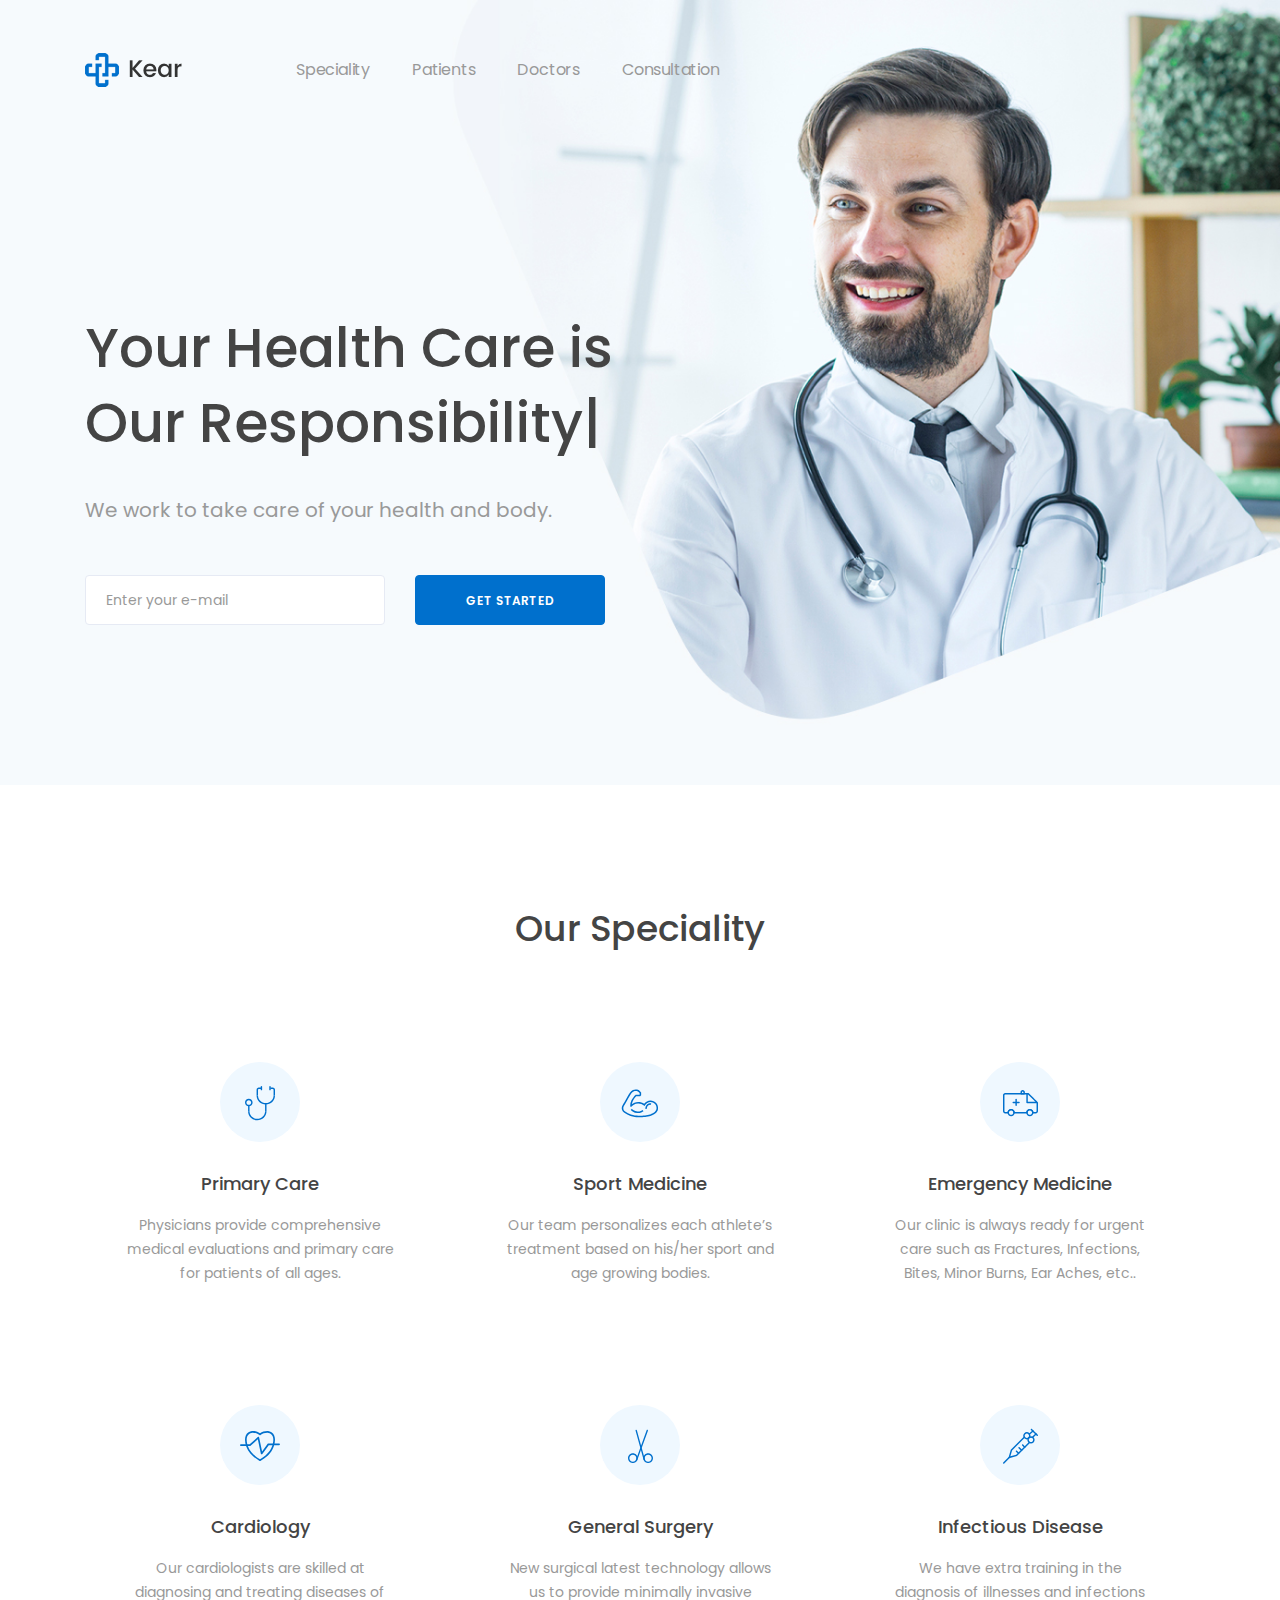
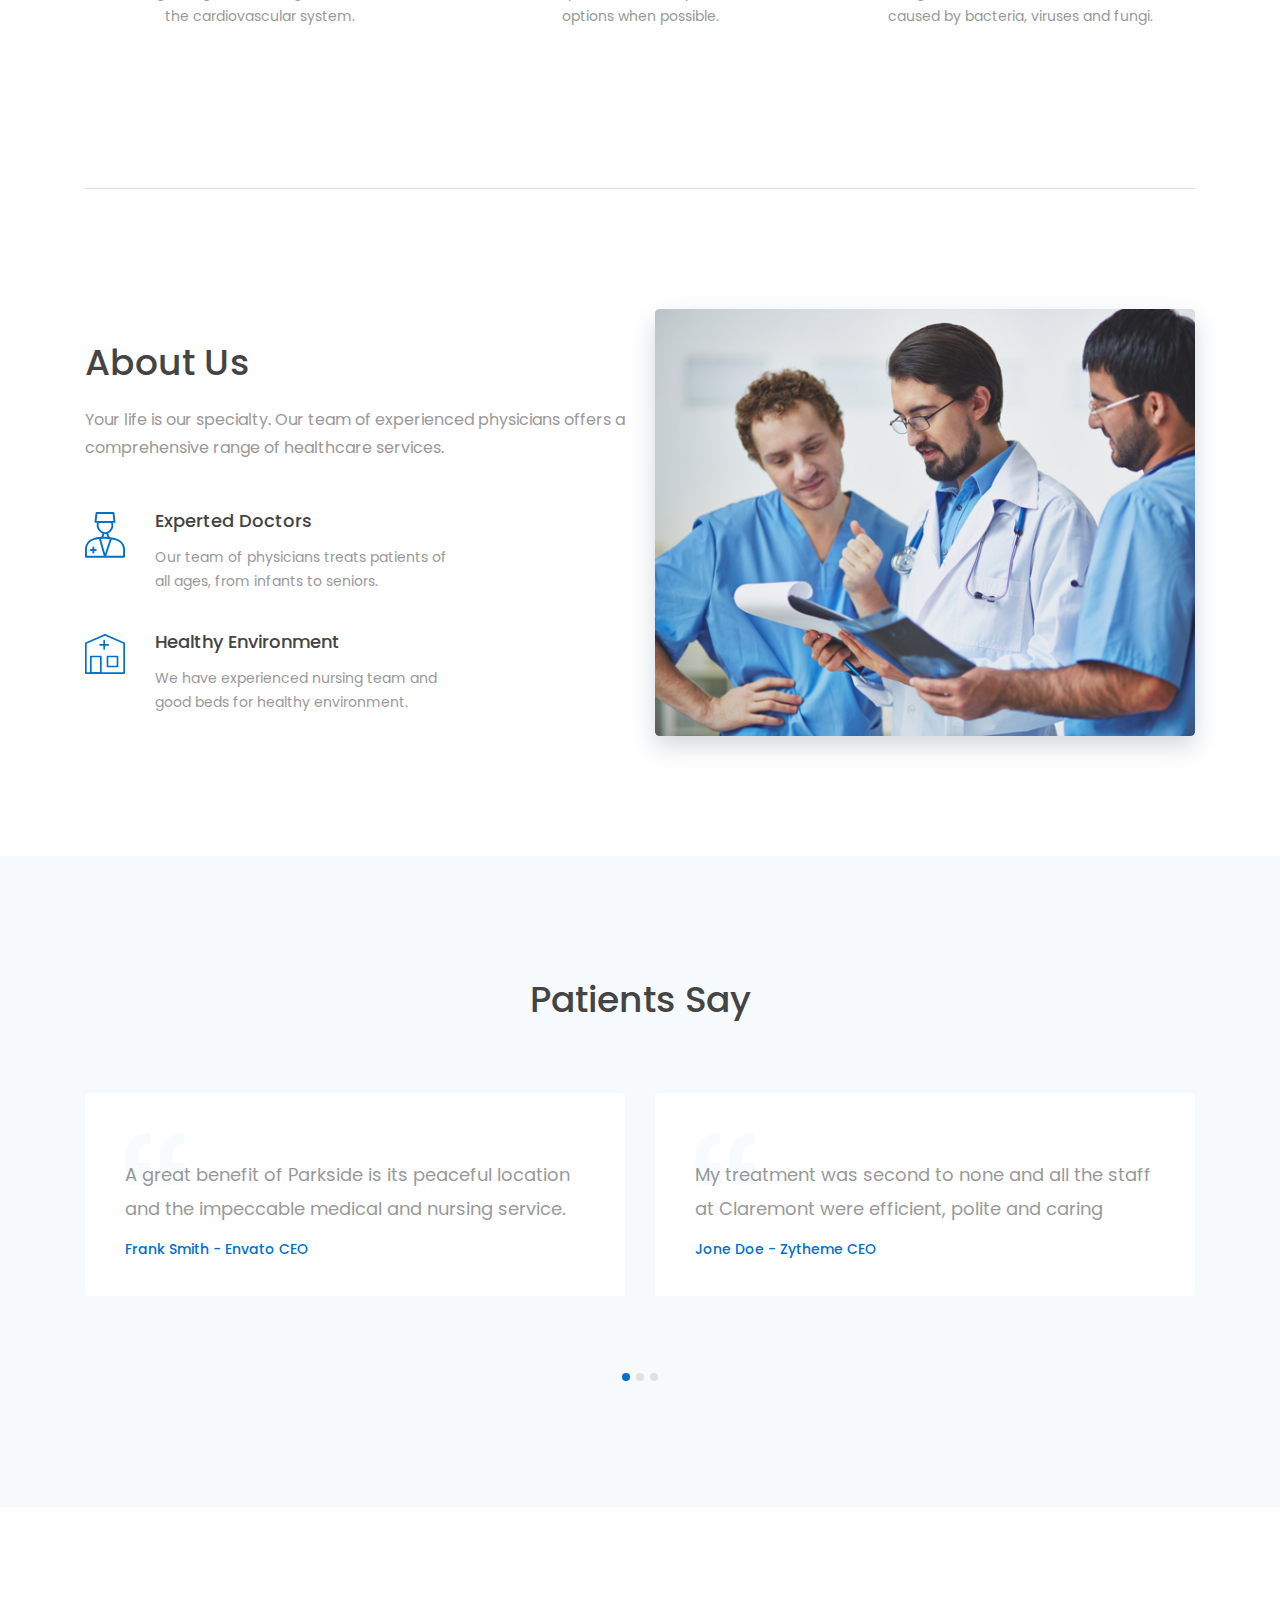
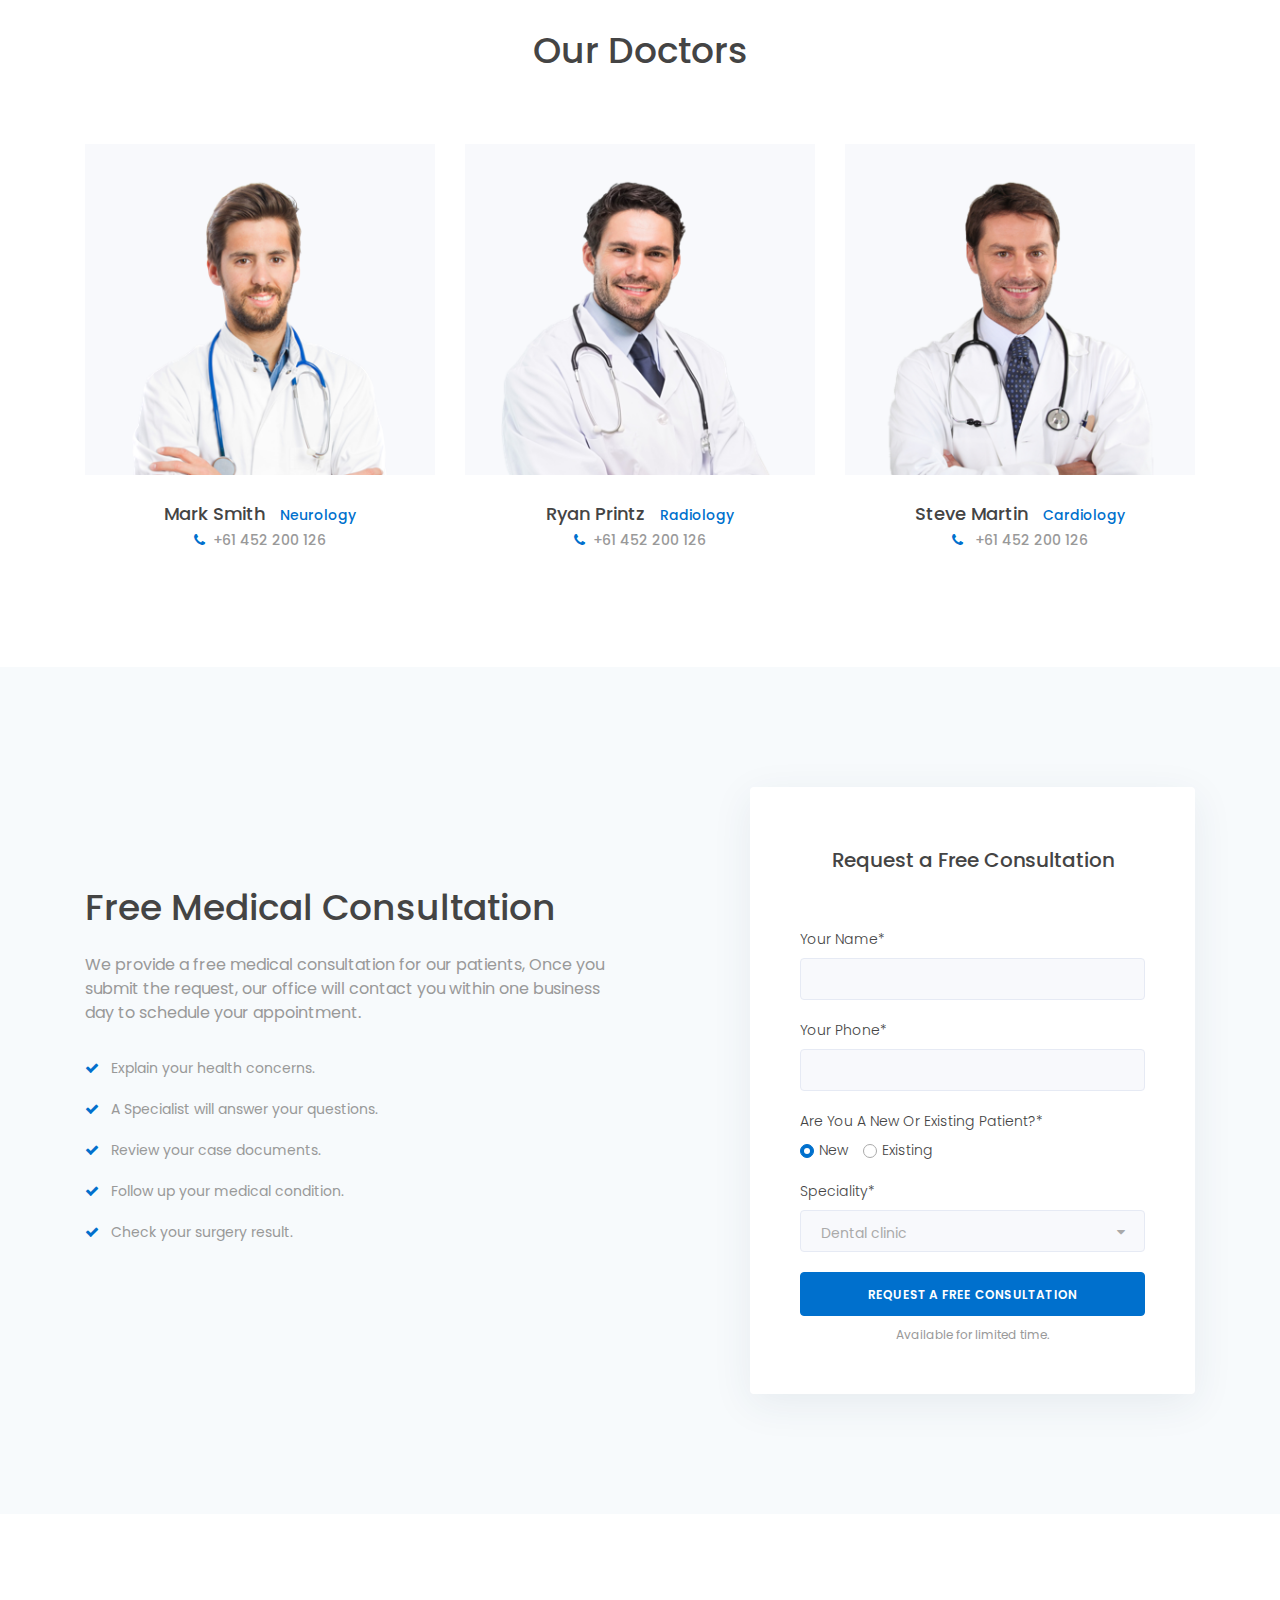
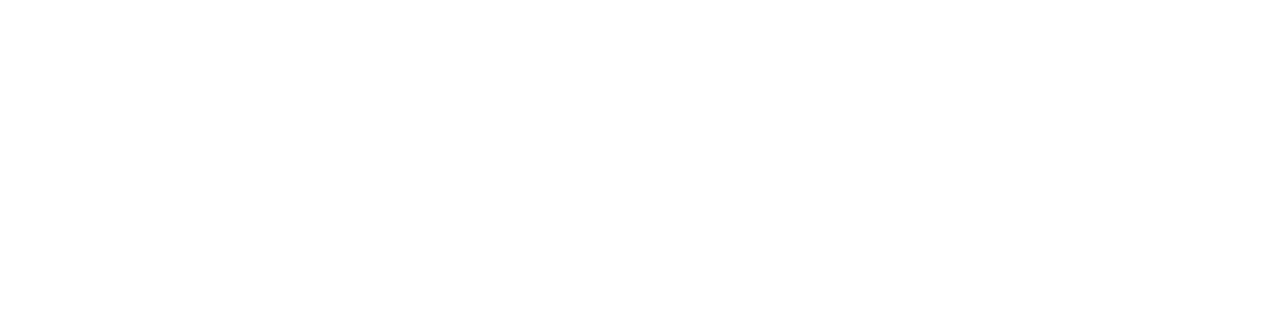
<file: landing-lead.html>
<!DOCTYPE html>
<html dir="ltr" lang="en-US">

  <head>
    <!-- Document Meta ============================================= -->
    <meta charset="utf-8">
    <meta http-equiv="X-UA-Compatible" content="IE=edge">
    <!--IE Compatibility Meta-->
    <meta name="author" content="zytheme"/>
    <meta name="viewport" content="width=device-width, initial-scale=1, maximum-scale=1">
    <meta name="description" content="Multi-purpose Makerting html5 landing page">
    <link href="assets/images/favicon/favicon.png" rel="icon">

    <!-- Fonts ============================================= -->
    <link href='https://fonts.googleapis.com/css?family=Poppins:400,400i,500,600,700' rel='stylesheet' type='text/css'>

    <!-- Stylesheets ============================================= -->
    <link href="assets/css/external.css" rel="stylesheet">
    <link href="assets/css/style.css" rel="stylesheet">

    <!-- HTML5 shim, for IE6-8 support of HTML5 elements. All other JS at the end of file. -->
    <!--[if lt IE 9]> <script src="assets/js/html5shiv.js"></script> <script src="assets/js/respond.min.js"></script> <![endif]-->

    <!-- Document Title ============================================= -->
    <title>Kear | Medical Html5 Landing Page</title>
  </head>

  <body class="body-scroll">
    <!-- Document Wrapper ============================================= -->
    <div id="wrapperParallax" class="wrapper clearfix">

      <!-- Header ============================================= -->
      <header id="navbar-spy" class="header header-1 header-transparent header-fixed">
        <nav id="primary-menu" class="navbar navbar-expand-lg navbar-dark">
          <div class="container">
            <a class="navbar-brand" href="index.html">
              <img class="logo logo-dark" src="assets/images/logo/logo-dark.png" alt="Kolaso Logo">
            </a>
            <button class="navbar-toggler" type="button" data-toggle="collapse" data-target="#navbarContent" aria-controls="navbarContent" aria-expanded="false" aria-label="Toggle navigation">
              <span class="toogle-inner"></span>
            </button>
            <div class="collapse navbar-collapse" id="navbarContent">
              <ul class="navbar-nav mr-auto">
                <li class="active">
                  <a data-scroll="scrollTo" href="#speciality">Speciality</a>
                </li>
                <li>
                  <a data-scroll="scrollTo" href="#patients">Patients</a>
                </li>
                <li>
                  <a data-scroll="scrollTo" href="#doctors">Doctors</a>
                </li>
                <li>
                  <a data-scroll="scrollTo" href="#consultation">Consultation</a>
                </li>
              </ul>
            </div>
            <!--/.nav-collapse -->
          </div>
        </nav>
      </header>
      <!-- Slider #1 ============================================= -->
      <section id="hero" class="section hero">
        <div class="bg-section">
          <img src="assets/images/background/hero.jpg" alt="background">
        </div>
        <div class="container">
          <div class="row row-content">
            <div class="col-12 col-md-6 col-lg-6">
              <div class="hero-headline">Your Health Care is
                <br>
                Our
                <span class="typed-text" data-typed-string="Responsibility,Purpose,Ambition"></span></div>
              <div class="hero-bio">We work to take care of your health and body.</div>
              <div class="hero-action">
                <form class="form-inline mb-0 mailchimp" novalidate="true">
                  <input type="email" class="form-control" placeholder="Enter your e-mail">
                  <input type="submit" value="Get Started" class="btn btn--primary">
                </form>
                <div class="subscribe-alert"></div>
              </div>
            </div>
            <div class="col-12 col-md-6 col-lg-6"></div>
          </div>
          <!-- .row end -->
        </div>
        <!-- .container end -->
      </section>
      <!-- #slider end -->
      <!-- Feature #1 ============================================= -->
      <section id="speciality" class="section feature feature-3 bg-white pb-80">
        <div class="container">
          <div class="row">
            <div class="col-12 col-md-12 col-lg-12">
              <div class="heading heading-1 text-center">
                <h2 class="heading-title">Our Speciality</h2>
              </div>
            </div>
          </div>
          <div class="row">
            <!-- Panel #1 -->
            <div class="col-12 col-md-4 col-lg-4">
              <div class="feature-panel">
                <div class="feature-img">
                  <img src="assets/images/icons/1.svg" alt="target">
                </div>
                <div class="feature-content">
                  <h3>Primary Care</h3>
                  <p>Physicians provide comprehensive medical evaluations and primary care for patients of all ages.</p>
                </div>
              </div>
              <!-- .feature-panel end -->
            </div>
            <!-- .col-md-4 end -->

            <!-- Panel #2 -->
            <div class="col-12 col-md-4 col-lg-4">
              <div class="feature-panel">
                <div class="feature-img">
                  <img src="assets/images/icons/2.svg" alt="target">
                </div>
                <div class="feature-content">
                  <h3>Sport Medicine</h3>
                  <p>Our team personalizes each athlete’s treatment based on his/her sport and age growing bodies.</p>
                </div>
              </div>
              <!-- .feature-panel end -->
            </div>
            <!-- .col-md-4 end -->

            <!-- Panel #3 -->
            <div class="col-12 col-md-4 col-lg-4">
              <div class="feature-panel">
                <div class="feature-img">
                  <img src="assets/images/icons/3.svg" alt="target">
                </div>
                <div class="feature-content">
                  <h3>Emergency Medicine</h3>
                  <p>Our clinic is always ready for urgent care such as Fractures, Infections, Bites, Minor Burns, Ear Aches, etc..</p>
                </div>
              </div>
              <!-- .feature-panel end -->
            </div>
            <!-- .col-md-4 end -->

            <!-- Panel #4 -->
            <div class="col-12 col-md-4 col-lg-4">
              <div class="feature-panel">
                <div class="feature-img">
                  <img src="assets/images/icons/4.svg" alt="target">
                </div>
                <div class="feature-content">
                  <h3>Cardiology</h3>
                  <p>Our cardiologists are skilled at diagnosing and treating diseases of the cardiovascular system.</p>
                </div>
              </div>
              <!-- .feature-panel end -->
            </div>
            <!-- .col-md-4 end -->

            <!-- Panel #5 -->
            <div class="col-12 col-md-4 col-lg-4">
              <div class="feature-panel">
                <div class="feature-img">
                  <img src="assets/images/icons/5.svg" alt="target">
                </div>
                <div class="feature-content">
                  <h3>General Surgery</h3>
                  <p>New surgical latest technology allows us to provide minimally invasive options when possible.</p>
                </div>
              </div>
              <!-- .feature-panel end -->
            </div>
            <!-- .col-md-4 end -->

            <!-- Panel #6 -->
            <div class="col-12 col-md-4 col-lg-4">
              <div class="feature-panel">
                <div class="feature-img">
                  <img src="assets/images/icons/6.svg" alt="target">
                </div>
                <div class="feature-content">
                  <h3>Infectious Disease</h3>
                  <p>We have extra training in the diagnosis of illnesses and infections caused by bacteria, viruses and fungi.</p>
                </div>
              </div>
              <!-- .feature-panel end -->
            </div>
            <!-- .col-md-4 end -->

          </div>
          <!-- .row end -->
        </div>
        <!-- .container end -->
      </section>
      <!-- #speciality end -->

      <section id="bar" class="bg-white pt-0 pb-0">
        <div class="container">
          <div class="row">
            <div class="col">
              <hr class="hr-bar">
            </div>
          </div>
        </div>
      </section>
      <!-- #bar end -->

      <!-- Feature #2 ============================================= -->
      <section id="feature2" class="section feature feature-left bg-white">
        <div class="container">
          <div class="row">
            <div class="col-12 col-md-6 col-lg-6">
              <div class="heading heading-1 mb-50 mt-30">
                <h2 class="heading-title">About Us</h2>
                <p class="heading-desc">Your life is our specialty. Our team of experienced physicians offers a comprehensive range of healthcare services.</p>
              </div>
              <div class="feature-panel">
                <div class="feature-img">
                  <img src="assets/images/icons/7.svg" alt="about"/>
                </div>
                <div class="feature-content">
                  <h3>Experted Doctors</h3>
                  <p>Our team of physicians treats patients of all ages, from infants to seniors.</p>
                </div>
              </div>
              <!-- .feature-panel end -->
              <div class="feature-panel">
                <div class="feature-img">
                  <img src="assets/images/icons/8.svg" alt="about"/>
                </div>
                <div class="feature-content">
                  <h3>Healthy Environment</h3>
                  <p>We have experienced nursing team and good beds for healthy environment.</p>
                </div>
              </div>
              <!-- .feature-panel end -->
            </div>
            <!-- .col-md-6 end -->
            <div class="col-12 col-md-6 col-lg-6">
              <img class="img-fluid img-shadow pull-right" src="assets/images/features/about.jpg" alt="about"/>
            </div>
            <!-- .col-md-6 end -->

          </div>
          <!-- .row end -->
        </div>
        <!-- .container end -->
      </section>
      <!-- #feature2 end -->

      <!-- Testimonial ============================================= -->
      <section id="patients" class="section testimonials bg-gray">
        <div class="container">
          <div class="row clearfix">
            <div class="col-12 col-md-12 col-lg-12">
              <div class="heading heading-1 text-center">
                <h2 class="heading-title">Patients Say</h2>
              </div>
            </div>
            <!-- .col-md-6 end -->
          </div>
          <!-- .row end -->
          <div class="row">
            <div class="col-12 col-sm-12 col-md-12 col-lg-12">
              <div class="carousel carousel-dots owl-carousel" data-slide="2" data-slide-rs="2" data-autoplay="true" data-nav="false" data-dots="true" data-space="30" data-loop="true" data-speed="800">

                <!-- Testimonial #1 -->
                <div class="testimonial-panel">
                  <div class="testimonial-body">
                    <p>A great benefit of Parkside is its peaceful location and the impeccable medical and nursing service.</p>
                    <div class="testimonial-author">
                      <h5>Frank Smith - Envato CEO</h5>
                    </div>
                  </div>
                </div>

                <!-- Testimonial #2 -->
                <div class="testimonial-panel">
                  <div class="testimonial-body">
                    <p>My treatment was second to none and all the staff at Claremont were efficient, polite and caring</p>
                    <div class="testimonial-author">
                      <h5>Jone Doe - Zytheme CEO</h5>
                    </div>
                  </div>
                </div>

                <!-- Testimonial #3 -->
                <div class="testimonial-panel">
                  <div class="testimonial-body">
                    <p>Our business by optimizing our landing pages. We’ve increased conversion rates by 120%.</p>
                    <div class="testimonial-author">
                      <h5>Bone Datche - 7oroof CEO</h5>
                    </div>
                  </div>
                </div>

                <!-- Testimonial #4 -->
                <div class="testimonial-panel">
                  <div class="testimonial-body">
                    <p>Our business by optimizing our landing pages. We’ve increased conversion rates by 120%.</p>
                    <div class="testimonial-author">
                      <h5>Bone Datche - 7oroof CEO</h5>
                    </div>
                  </div>
                </div>

                <!-- Testimonial #5 -->
                <div class="testimonial-panel">
                  <div class="testimonial-body">
                    <p>Our business by optimizing our landing pages. We’ve increased conversion rates by 120%.</p>
                    <div class="testimonial-author">
                      <h5>Bone Datche - 7oroof CEO</h5>
                    </div>
                  </div>
                </div>

              </div>
              <!-- .carousel End -->
            </div>
          </div>
          <!-- .row End -->
        </div>
        <!-- .container End -->
      </section>
      <!-- #patients End-->
      <!-- Team Section ============================================= -->
      <section id="doctors" class="team bg-white">
        <div class="container">
          <div class="row clearfix">
            <div class="col-12 col-md-12 col-lg-12">
              <div class="heading heading-1 text-center">
                <h2 class="heading-title">Our Doctors</h2>
              </div>
            </div>
            <!-- .col-md-6 end -->
          </div>
          <!-- .row end -->
          <div class="row">
            <!-- Member #1 -->
            <div class="col-12 col-md-4 col-lg-4">
              <div class="member">
                <div class="member-img">
                  <img src="assets/images/team/team-1.png" alt="member"/>
                  <div class="member-overlay">
                    <div class="member-social">
                      <div class=" pos-vertical-center">
                        <a href="#">
                          <i class="fa fa-facebook"></i>
                        </a>
                        <a href="#">
                          <i class="fa fa-twitter"></i>
                        </a>
                        <a href="#">
                          <i class="fa fa-google-plus"></i>
                        </a>
                        <a href="#">
                          <i class="fa fa-linkedin"></i>
                        </a>
                      </div>
                    </div>
                  </div>
                  <!-- .memebr-ovelay end -->
                </div>
                <!-- .member-img end -->
                <div class="member-info">
                  <h5>Mark Smith
                    <span>Neurology</span></h5>
                  <h6>
                    <a href="tel:+61 452 200 126">
                      <i class="fa fa-phone"></i>+61 452 200 126</a>
                  </h6>
                </div>
                <!-- .member-info end -->
              </div>
              <!-- .member end -->
            </div>
            <!-- .col-md-3 end -->

            <!-- Member #2 -->
            <div class="col-12 col-md-4 col-lg-4">
              <div class="member">
                <div class="member-img">
                  <img src="assets/images/team/team-2.png" alt="member"/>
                  <div class="member-overlay">
                    <div class="member-social">
                      <div class=" pos-vertical-center">
                        <a href="#">
                          <i class="fa fa-facebook"></i>
                        </a>
                        <a href="#">
                          <i class="fa fa-twitter"></i>
                        </a>
                        <a href="#">
                          <i class="fa fa-google-plus"></i>
                        </a>
                        <a href="#">
                          <i class="fa fa-linkedin"></i>
                        </a>
                      </div>
                    </div>
                  </div>
                  <!-- .memebr-ovelay end -->
                </div>
                <!-- .member-img end -->
                <div class="member-info">
                  <h5>Ryan Printz
                    <span>Radiology</span></h5>
                  <h6>
                    <a href="tel:+61 452 200 126">
                      <i class="fa fa-phone"></i>+61 452 200 126</a>
                  </h6>
                </div>
                <!-- .member-info end -->
              </div>
              <!-- .member end -->
            </div>
            <!-- .col-md-3 end -->

            <!-- Member #3 -->
            <div class="col-12 col-md-4 col-lg-4">
              <div class="member">
                <div class="member-img">
                  <img src="assets/images/team/team-3.png" alt="member"/>
                  <div class="member-overlay">
                    <div class="member-social">
                      <div class=" pos-vertical-center">
                        <a href="#">
                          <i class="fa fa-facebook"></i>
                        </a>
                        <a href="#">
                          <i class="fa fa-twitter"></i>
                        </a>
                        <a href="#">
                          <i class="fa fa-google-plus"></i>
                        </a>
                        <a href="#">
                          <i class="fa fa-linkedin"></i>
                        </a>
                      </div>
                    </div>
                  </div>
                  <!-- .memebr-ovelay end -->
                </div>
                <!-- .member-img end -->
                <div class="member-info">
                  <h5>Steve Martin
                    <span>Cardiology</span></h5>
                  <h6>
                    <a href="tel:+61 452 200 126">
                      <i class="fa fa-phone"></i>
                      +61 452 200 126</a>
                  </h6>
                </div>
                <!-- .member-info end -->
              </div>
              <!-- .member end -->
            </div>
            <!-- .col-md-3 end -->
          </div>
        </div>
      </section>
      <!-- #doctors end -->
      <!-- Action ============================================= -->
      <section id="consultation" class="section feature feature-2 bg-gray">
        <div class="container">
          <div class="row">
            <div class="col-12 col-md-6 col-lg-6">
              <div class="feature-panel">
                <div class="feature-content">
                  <h3>Free Medical Consultation</h3>
                  <p class="mb-30">We provide a free medical consultation for our patients, Once you submit the request, our office will contact you within one business day to schedule your appointment.</p>
                  <ul>
                    <li>Explain your health concerns.</li>
                    <li>A Specialist will answer your questions.</li>
                    <li>Review your case documents.</li>
                    <li>Follow up your medical condition.</li>
                    <li>Check your surgery result.</li>
                  </ul>
                </div>
              </div>
              <!-- .feature-panel end -->
            </div>
            <!-- .col-md-6 end -->
            <div class="col-12 col-md-6 col-lg-5 offset-lg-1">
              <div class="form-wrapper">
                <div class="heading">
                  <h3 class="heading-title">Request a Free Consultation</h3>
                </div>
                <!-- .form-group end -->
                <form method="post" action="assets/php/contact.php" class="contactForm mb-0">
                  <div id="result" class="contact-result"></div>
                  <div class="form-group">
                    <label for="name">Your Name*</label>
                    <input type="text" class="form-control" name="name" id="name" required="required">
                  </div>
                  <!-- .form-group end -->
                  <div class="form-group">
                    <label for="name">Your Phone*</label>
                    <input type="text" class="form-control" name="phone" id="phone" required="required">
                  </div>
                  <!-- .form-group end -->
                  <div class="form-group">
                    <label for="user">Are You a New or Existing Patient?*</label>
                    <div class="form-group">
                      <div class="form-check form-check-inline form-radio">
                        <label class="label-radio">
                          <input class="form-check-input" type="radio" name="user" id="user" value="New" checked="checked">
                          <span class="radio-indicator"></span>
                        </label>
                        <label class="form-check-label" for="user">
                          New
                        </label>
                      </div>
                      <div class="form-check form-check-inline form-radio">
                        <label class="label-radio">
                          <input class="form-check-input" type="radio" name="user" id="user" value="Existing">
                          <span class="radio-indicator"></span>
                        </label>
                        <label class="form-check-label" for="user">
                          Existing
                        </label>
                      </div>
                    </div>
                  </div>
                  <!-- .form-group end -->
                  <div class="form-group">
                    <label for="speciality">Speciality*</label>
                    <div class="select-form">
                      <i class="fa fa-caret-down"></i>
                      <select name="speciality" id="speciality" class="form-control">
                        <option value="0">Dental clinic</option>
                        <option value="1">Orofacial Pain Clinic</option>
                        <option value="2">Maxillofacial Surgery</option>
                        <option value="3">Healthcare</option>
                      </select>
                    </div>
                  </div>
                  <div class="form-group">
                    <input type="submit" value="Request a Free Consultation" name="submit" class="btn btn--primary btn--block">
                  </div>
                  <!-- .form-group end -->
                  <div class="agreement">Available for limited time.</div>
                </form>
              </div>
            </div>
            <!-- .col-md-6 end -->

          </div>
          <!-- .row end -->
        </div>
        <!-- .container end -->
      </section>
      <!-- #consultation end -->
      <!-- Footer ============================================= -->
      <footer id="footerParallax" class="footer">
        <div class="footer-top">
          <div class="container">
            <div class="row widget-boxes text-center">
              <div class="col-12 col-md-4 col-lg-4">
                <div class="widget-info-box">
                  <div class="info-img">
                    <img src="assets/images/footer/1.svg" alt="phone">
                  </div>
                  <h4>Phone</h4>
                  <p>+221 340 210 533</p>
                </div>
                <!-- .widget-info-box end -->
              </div>
              <!-- .col-md-4 end -->
              <div class="col-12 col-md-4 col-lg-4">
                <div class="widget-info-box">
                  <div class="info-img">
                    <img src="assets/images/footer/2.svg" alt="phone">
                  </div>
                  <h4>Address</h4>
                  <p>86 Stolham, PA 6550.</p>
                </div>
                <!-- .widget-info-box end -->
              </div>
              <!-- .col-md-4 end -->
              <div class="col-12 col-md-4 col-lg-4">
                <div class="widget-info-box">
                  <div class="info-img">
                    <img src="assets/images/footer/3.svg" alt="phone">
                  </div>
                  <h4>Opening Time</h4>
                  <p>Sat-Thu 5:00 to 8:00pm</p>
                </div>
                <!-- .widget-info-box end -->
              </div>
              <!-- .col-md-4 end -->
            </div>
            <!-- .row end -->
          </div>
          <!-- .container end -->
        </div>
        <!-- .footer-top end -->
        <div class="footer-bar">
          <div class="container">
            <div class="row">
              <div class="col">
                <hr>
              </div>
            </div>
          </div>
          <!-- .container end -->
        </div>
        <!-- .footer-bar end -->
        <div class="footer-bottom">
          <div class="container">
            <div class="row">
              <div class="col-12 col-md-6 col-lg-6">
                <div class="footer-copyright">
                  <span>&copy; Zytheme 2019, All Rights Reserved.</span>
                </div>
              </div>
              <!-- .col-md-6 end -->
              <div class="col-12 col-md-6 col-lg-6">
                <div class="footer-social">
                  <a class="facebook" href="#">
                    <i class="fa fa-facebook"></i>
                  </a>
                  <a class="twitter" href="#">
                    <i class="fa fa-twitter"></i>
                  </a>
                  <a class="dribbble" href="#">
                    <i class="fa fa-dribbble"></i>
                  </a>
                  <a class="instagram" href="#">
                    <i class="fa fa-instagram"></i>
                  </a>
                </div>
              </div>
              <!-- .col-md-6 end -->
            </div>
            <!-- .row end -->
          </div>
          <!-- .container end -->
        </div>
        <!-- .footer-bottom end -->
      </footer>
      <!-- #footer end -->
    </div>
    <!-- #wrapper end -->

    <!-- Footer Scripts ============================================= -->
    <script src="assets/js/jquery-3.3.1.min.js"></script>
    <script src="assets/js/plugins.js"></script>
    <script src="assets/js/functions.js"></script>
  </body>

</html>
</file>
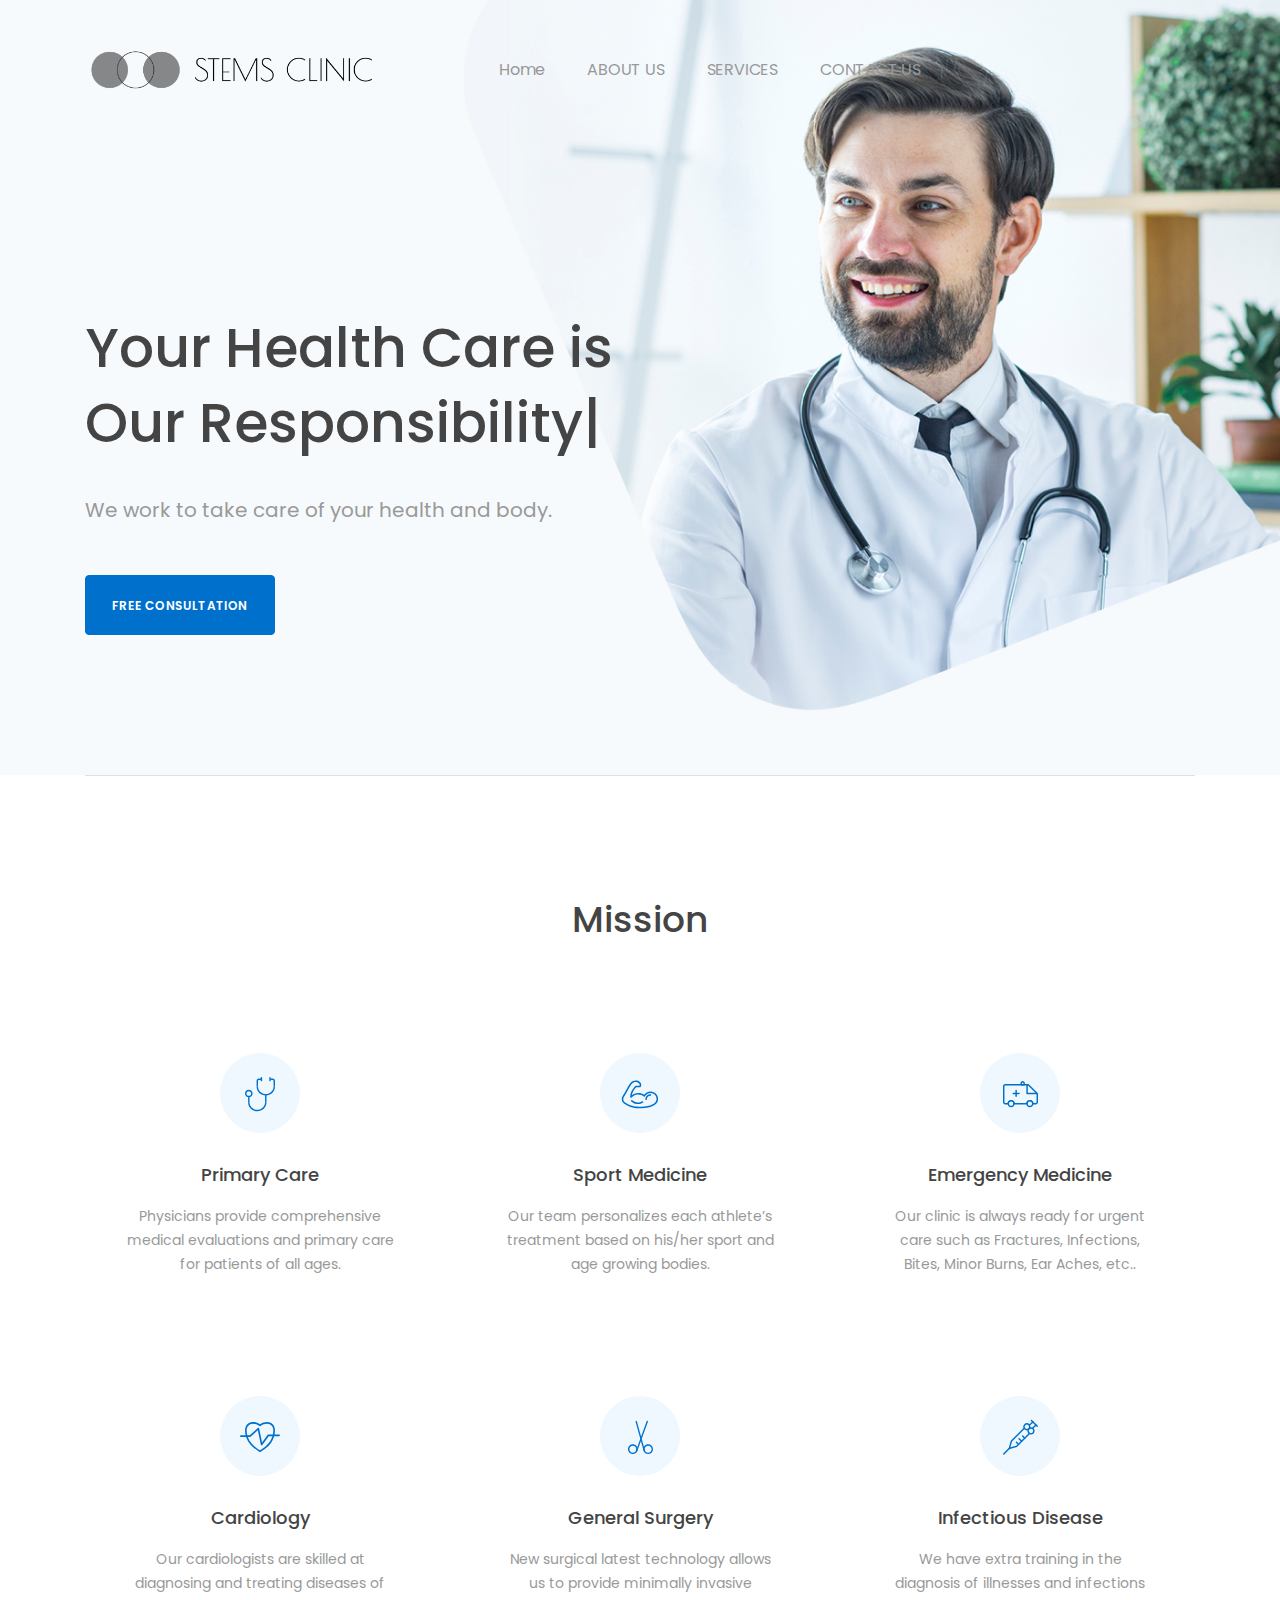
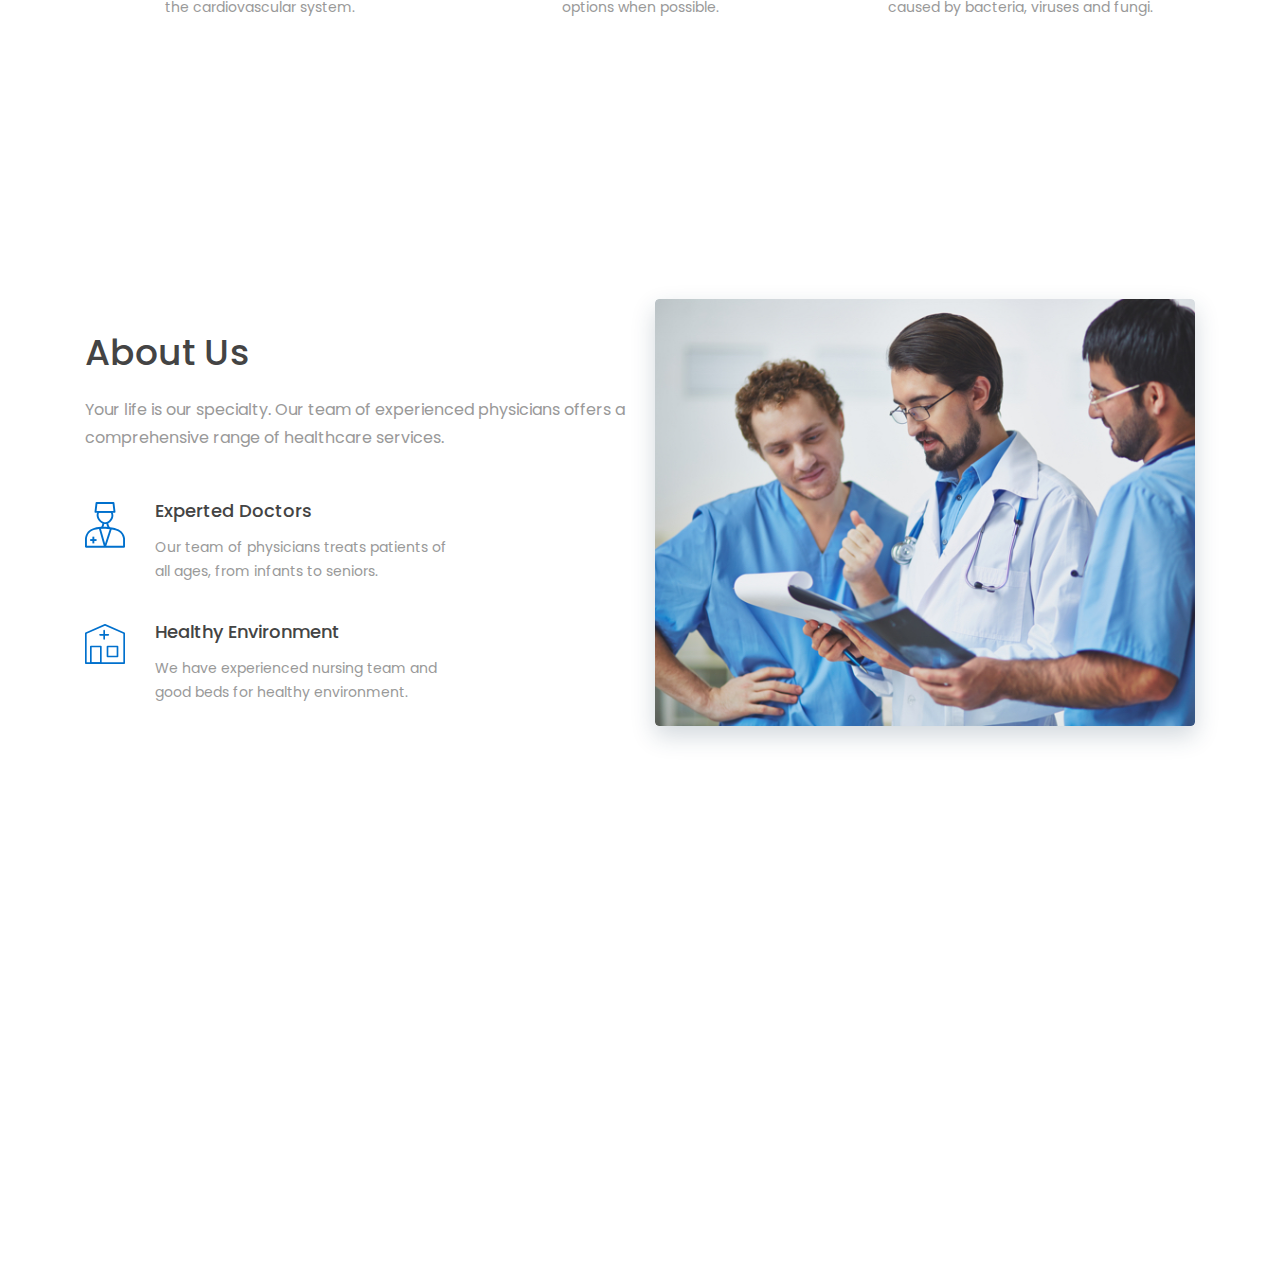
<file: services.html>
<!DOCTYPE html>
<html dir="ltr" lang="en-US">

  <head>
    <!-- Document Meta ============================================= -->
    <meta charset="utf-8">
    <meta http-equiv="X-UA-Compatible" content="IE=edge">
    <!--IE Compatibility Meta-->
    <meta name="author" content="zytheme"/>
    <meta name="viewport" content="width=device-width, initial-scale=1, maximum-scale=1">
    <meta name="description" content="Multi-purpose Makerting html5 landing page">
    <link href="assets/images/favicon/favicon.png" rel="icon">

    <!-- Fonts ============================================= -->
    <link href='https://fonts.googleapis.com/css?family=Poppins:400,400i,500,600,700' rel='stylesheet' type='text/css'>

    <!-- Stylesheets ============================================= -->
    <link href="assets/css/external.css" rel="stylesheet">
    <link href="assets/css/style.css" rel="stylesheet">

    <!-- HTML5 shim, for IE6-8 support of HTML5 elements. All other JS at the end of file. -->
    <!--[if lt IE 9]> <script src="assets/js/html5shiv.js"></script> <script src="assets/js/respond.min.js"></script> <![endif]-->

    <!-- Document Title ============================================= -->
    <title>Kear | Medical Html5 Landing Page</title>
  </head>

  <body class="body-scroll">
    <!-- Document Wrapper ============================================= -->
    <div id="wrapperParallax" class="wrapper clearfix">

      <!-- Header ============================================= -->
      <header id="navbar-spy" class="header header-1 header-transparent header-fixed">
        <nav id="primary-menu" class="navbar navbar-expand-lg navbar-dark">
          <div class="container">
            <a class="navbar-brand" href="index.html">
              <img class="logo logo-dark" src="assets/images/logo/Logo_Stems.png" alt="Kolaso Logo">
            </a>
            <button class="navbar-toggler" type="button" data-toggle="collapse" data-target="#navbarContent" aria-controls="navbarContent" aria-expanded="false" aria-label="Toggle navigation">
              <span class="toogle-inner"></span>
            </button>
            <div class="collapse navbar-collapse" id="navbarContent">
              <ul class="navbar-nav mr-auto">
                <li class="active">
                  <a data-scroll="scrollTo" href="index.html">Home</a>
                </li>
                <li>
                  <a data-scroll="scrollTo" href="about.html">ABOUT US</a>
                </li>
                <li>
                  <a data-scroll="scrollTo" href="services.html">SERVICES</a>
                </li>
                <li>
                  <a data-scroll="scrollTo" href="#consultation">CONTACT US</a>
                </li>
              </ul>
            </div>
            <!--/.nav-collapse -->
          </div>
        </nav>
      </header>

      
      <!-- Slider #1 ============================================= -->
      <section id="hero" class="section hero">
        <div class="bg-section">
          <img src="assets/images/background/hero.jpg" alt="background">
        </div>
        <div class="container">
          <div class="row row-content">
            <div class="col-12 col-md-6 col-lg-6">
              <div class="hero-headline">Your Health Care is
                <br>
                Our
                <span class="typed-text" data-typed-string="Responsibility,Purpose,Ambition"></span></div>
              <div class="hero-bio">We work to take care of your health and body.</div>
              <div class="hero-action">
                <a href="#action" class="btn btn--primary" data-scroll="scrollTo">Free Consultation</a>
              </div>
            </div>
            <div class="col-12 col-md-6 col-lg-6"></div>
          </div>
          <!-- .row end -->
        </div>
        <!-- .container end -->
      </section>
      <!-- #slider end -->

 
    
       
      
    
      <!-- #speciality end -->

      <section id="bar" class="bg-white pt-0 pb-0">
        <div class="container">
          <div class="row">
            <div class="col">
              <hr class="hr-bar">
            </div>
          </div>
        </div>
      </section>
      <!-- #bar end -->
       <!-- Feature #1 ============================================= -->
       <section id="speciality" class="section feature feature-3 bg-white pb-80">
        <div class="container">
          <div class="row">
            <div class="col-12 col-md-12 col-lg-12">
              <div class="heading heading-1 text-center">
                <h2 class="heading-title">Mission</h2>
              </div>
            </div>
          </div>
          <div class="row">
            <!-- Panel #1 -->
            <div class="col-12 col-md-4 col-lg-4">
              <div class="feature-panel">
                <div class="feature-img">
                  <img src="assets/images/icons/1.svg" alt="target">
                </div>
                <div class="feature-content">
                  <h3>Primary Care</h3>
                  <p>Physicians provide comprehensive medical evaluations and primary care for patients of all ages.</p>
                </div>
              </div>
              <!-- .feature-panel end -->
            </div>
            <!-- .col-md-4 end -->

            <!-- Panel #2 -->
            <div class="col-12 col-md-4 col-lg-4">
              <div class="feature-panel">
                <div class="feature-img">
                  <img src="assets/images/icons/2.svg" alt="target">
                </div>
                <div class="feature-content">
                  <h3>Sport Medicine</h3>
                  <p>Our team personalizes each athlete’s treatment based on his/her sport and age growing bodies.</p>
                </div>
              </div>
              <!-- .feature-panel end -->
            </div>
            <!-- .col-md-4 end -->

            <!-- Panel #3 -->
            <div class="col-12 col-md-4 col-lg-4">
              <div class="feature-panel">
                <div class="feature-img">
                  <img src="assets/images/icons/3.svg" alt="target">
                </div>
                <div class="feature-content">
                  <h3>Emergency Medicine</h3>
                  <p>Our clinic is always ready for urgent care such as Fractures, Infections, Bites, Minor Burns, Ear Aches, etc..</p>
                </div>
              </div>
              <!-- .feature-panel end -->
            </div>
            <!-- .col-md-4 end -->

            <!-- Panel #4 -->
            <div class="col-12 col-md-4 col-lg-4">
              <div class="feature-panel">
                <div class="feature-img">
                  <img src="assets/images/icons/4.svg" alt="target">
                </div>
                <div class="feature-content">
                  <h3>Cardiology</h3>
                  <p>Our cardiologists are skilled at diagnosing and treating diseases of the cardiovascular system.</p>
                </div>
              </div>
              <!-- .feature-panel end -->
            </div>
            <!-- .col-md-4 end -->

            <!-- Panel #5 -->
            <div class="col-12 col-md-4 col-lg-4">
              <div class="feature-panel">
                <div class="feature-img">
                  <img src="assets/images/icons/5.svg" alt="target">
                </div>
                <div class="feature-content">
                  <h3>General Surgery</h3>
                  <p>New surgical latest technology allows us to provide minimally invasive options when possible.</p>
                </div>
              </div>
              <!-- .feature-panel end -->
            </div>
            <!-- .col-md-4 end -->

            <!-- Panel #6 -->
            <div class="col-12 col-md-4 col-lg-4">
              <div class="feature-panel">
                <div class="feature-img">
                  <img src="assets/images/icons/6.svg" alt="target">
                </div>
                <div class="feature-content">
                  <h3>Infectious Disease</h3>
                  <p>We have extra training in the diagnosis of illnesses and infections caused by bacteria, viruses and fungi.</p>
                </div>
              </div>
              <!-- .feature-panel end -->
            </div>
            <!-- .col-md-4 end -->

          </div>
          <!-- .row end -->
        </div>
        <!-- .container end -->
      </section>
      <!-- #speciality end -->
      <!-- Feature #2 ============================================= -->
      <section id="feature2" class="section feature feature-left bg-white">
        <div class="container">
          <div class="row">
            <div class="col-12 col-md-6 col-lg-6">
              <div class="heading heading-1 mb-50 mt-30">
                <h2 class="heading-title">About Us</h2>
                <p class="heading-desc">Your life is our specialty. Our team of experienced physicians offers a comprehensive range of healthcare services.</p>
              </div>
              <div class="feature-panel">
                <div class="feature-img">
                  <img src="assets/images/icons/7.svg" alt="about"/>
                </div>
                <div class="feature-content">
                  <h3>Experted Doctors</h3>
                  <p>Our team of physicians treats patients of all ages, from infants to seniors.</p>
                </div>
              </div>
              <!-- .feature-panel end -->
              <div class="feature-panel">
                <div class="feature-img">
                  <img src="assets/images/icons/8.svg" alt="about"/>
                </div>
                <div class="feature-content">
                  <h3>Healthy Environment</h3>
                  <p>We have experienced nursing team and good beds for healthy environment.</p>
                </div>
              </div>
              <!-- .feature-panel end -->
            </div>
            <!-- .col-md-6 end -->
            <div class="col-12 col-md-6 col-lg-6">
              <img class="img-fluid img-shadow pull-right" src="assets/images/features/about.jpg" alt="about"/>
            </div>
            <!-- .col-md-6 end -->

          </div>
          <!-- .row end -->
        </div>
        <!-- .container end -->
      </section>
      <!-- #feature2 end -->

      <!-- Testimonial ============================================= -->
      
 
  
      <!-- Footer ============================================= -->
      <footer id="footerParallax" class="footer">
        <div class="footer-top">
          <div class="container">
            <div class="row widget-boxes text-center">
              <div class="col-12 col-md-4 col-lg-4">
                <div class="widget-info-box">
                  <div class="info-img">
                    <img src="assets/images/footer/1.svg" alt="phone">
                  </div>
                  <h4>Phone</h4>
                  <p>+221 340 210 533</p>
                </div>
                <!-- .widget-info-box end -->
              </div>
              <!-- .col-md-4 end -->
              <div class="col-12 col-md-4 col-lg-4">
                <div class="widget-info-box">
                  <div class="info-img">
                    <img src="assets/images/footer/2.svg" alt="phone">
                  </div>
                  <h4>Address</h4>
                  <p>86 Stolham, PA 6550.</p>
                </div>
                <!-- .widget-info-box end -->
              </div>
              <!-- .col-md-4 end -->
              <div class="col-12 col-md-4 col-lg-4">
                <div class="widget-info-box">
                  <div class="info-img">
                    <img src="assets/images/footer/3.svg" alt="phone">
                  </div>
                  <h4>Opening Time</h4>
                  <p>Sat-Thu 5:00 to 8:00pm</p>
                </div>
                <!-- .widget-info-box end -->
              </div>
              <!-- .col-md-4 end -->
            </div>
            <!-- .row end -->
          </div>
          <!-- .container end -->
        </div>
        <!-- .footer-top end -->
        <div class="footer-bar">
          <div class="container">
            <div class="row">
              <div class="col">
                <hr>
              </div>
            </div>
          </div>
          <!-- .container end -->
        </div>
        <!-- .footer-bar end -->
        <div class="footer-bottom">
          <div class="container">
            <div class="row">
              <div class="col-12 col-md-6 col-lg-6">
                <div class="footer-copyright">
                  <span>&copy; Zytheme 2019, All Rights Reserved.</span>
                </div>
              </div>
              <!-- .col-md-6 end -->
              <div class="col-12 col-md-6 col-lg-6">
                <div class="footer-social">
                  <a class="facebook" href="#">
                    <i class="fa fa-facebook"></i>
                  </a>
                  <a class="twitter" href="#">
                    <i class="fa fa-twitter"></i>
                  </a>
                  <a class="dribbble" href="#">
                    <i class="fa fa-dribbble"></i>
                  </a>
                  <a class="instagram" href="#">
                    <i class="fa fa-instagram"></i>
                  </a>
                </div>
              </div>
              <!-- .col-md-6 end -->
            </div>
            <!-- .row end -->
          </div>
          <!-- .container end -->
        </div>
        <!-- .footer-bottom end -->
      </footer>
      <!-- #footer end -->
    </div>
    <!-- #wrapper end -->

    <!-- Footer Scripts ============================================= -->
    <script src="assets/js/jquery-3.3.1.min.js"></script>
    <script src="assets/js/plugins.js"></script>
    <script src="assets/js/functions.js"></script>
  </body>

</html>
</file>
<file: assets/css/external.css>
.mfp-bg,.mfp-wrap{position:fixed;left:0;top:0}.mfp-bg,.mfp-container,.mfp-wrap{height:100%;width:100%}.mfp-container:before,.mfp-figure:after{content:''}.mfp-bg{z-index:1042;overflow:hidden;background:#0b0b0b;opacity:.8;filter:alpha(opacity=80)}.mfp-wrap{z-index:1043;outline:0!important;-webkit-backface-visibility:hidden}.mfp-container{text-align:center;position:absolute;left:0;top:0;padding:0 8px;-webkit-box-sizing:border-box;-moz-box-sizing:border-box;box-sizing:border-box}.mfp-container:before{display:inline-block;height:100%;vertical-align:middle}.mfp-align-top .mfp-container:before{display:none}.mfp-content{position:relative;display:inline-block;vertical-align:middle;margin:0 auto;text-align:left;z-index:1045}.mfp-close,.mfp-preloader{text-align:center;position:absolute}.mfp-ajax-holder .mfp-content,.mfp-inline-holder .mfp-content{width:100%;cursor:auto}.mfp-ajax-cur{cursor:progress}.mfp-zoom-out-cur,.mfp-zoom-out-cur .mfp-image-holder .mfp-close{cursor:-moz-zoom-out;cursor:-webkit-zoom-out;cursor:zoom-out}.mfp-zoom{cursor:pointer;cursor:-webkit-zoom-in;cursor:-moz-zoom-in;cursor:zoom-in}.mfp-auto-cursor .mfp-content{cursor:auto}.mfp-arrow,.mfp-close,.mfp-counter,.mfp-preloader{-webkit-user-select:none;-moz-user-select:none;user-select:none}.mfp-loading.mfp-figure{display:none}.mfp-hide{display:none!important}.mfp-preloader{color:#CCC;top:50%;width:auto;margin-top:-.8em;left:8px;right:8px;z-index:1044}.mfp-preloader a{color:#CCC}.mfp-close,.mfp-preloader a:hover{color:#FFF}.mfp-s-error .mfp-content,.mfp-s-ready .mfp-preloader{display:none}button.mfp-arrow,button.mfp-close{overflow:visible;cursor:pointer;background:0 0;border:0;-webkit-appearance:none;display:block;outline:0;padding:0;z-index:1046;-webkit-box-shadow:none;box-shadow:none}button::-moz-focus-inner{padding:0;border:0}.mfp-close{width:44px;height:44px;line-height:44px;right:0;top:0;text-decoration:none;opacity:.65;filter:alpha(opacity=65);padding:0 0 18px 10px;font-style:normal;font-size:28px;font-family:Arial,Baskerville,monospace}.mfp-close:focus,.mfp-close:hover{opacity:1;filter:alpha(opacity=100)}.mfp-close:active{top:1px}.mfp-close-btn-in .mfp-close{color:#333}.mfp-iframe-holder .mfp-close,.mfp-image-holder .mfp-close{color:#FFF;right:-6px;text-align:right;padding-right:6px;width:100%}.mfp-counter{position:absolute;top:0;right:0;color:#CCC;font-size:12px;line-height:18px;white-space:nowrap}.mfp-figure,img.mfp-img{line-height:0}.mfp-arrow{position:absolute;opacity:.65;filter:alpha(opacity=65);margin:-55px 0 0;top:50%;padding:0;width:90px;height:110px;-webkit-tap-highlight-color:transparent}.mfp-arrow:active{margin-top:-54px}.mfp-arrow:focus,.mfp-arrow:hover{opacity:1;filter:alpha(opacity=100)}.mfp-arrow .mfp-a,.mfp-arrow .mfp-b,.mfp-arrow:after,.mfp-arrow:before{content:'';display:block;width:0;height:0;position:absolute;left:0;top:0;margin-top:35px;margin-left:35px;border:inset transparent}.mfp-arrow .mfp-a,.mfp-arrow:after{border-top-width:13px;border-bottom-width:13px;top:8px}.mfp-arrow .mfp-b,.mfp-arrow:before{border-top-width:21px;border-bottom-width:21px;opacity:.7}.mfp-arrow-left{left:0}.mfp-arrow-left .mfp-a,.mfp-arrow-left:after{border-right:17px solid #FFF;margin-left:31px}.mfp-arrow-left .mfp-b,.mfp-arrow-left:before{margin-left:25px;border-right:27px solid #3F3F3F}.mfp-arrow-right{right:0}.mfp-arrow-right .mfp-a,.mfp-arrow-right:after{border-left:17px solid #FFF;margin-left:39px}.mfp-arrow-right .mfp-b,.mfp-arrow-right:before{border-left:27px solid #3F3F3F}.mfp-iframe-holder{padding-top:40px;padding-bottom:40px}.mfp-iframe-holder .mfp-content{line-height:0;width:100%;max-width:900px}.mfp-image-holder .mfp-content,img.mfp-img{max-width:100%}.mfp-iframe-holder .mfp-close{top:-40px}.mfp-iframe-scaler{width:100%;height:0;overflow:hidden;padding-top:56.25%}.mfp-iframe-scaler iframe{position:absolute;display:block;top:0;left:0;width:100%;height:100%;box-shadow:0 0 8px rgba(0,0,0,.6);background:#000}.mfp-figure:after,img.mfp-img{width:auto;height:auto;display:block}img.mfp-img{-webkit-box-sizing:border-box;-moz-box-sizing:border-box;box-sizing:border-box;padding:40px 0;margin:0 auto}.mfp-figure:after{position:absolute;left:0;top:40px;bottom:40px;right:0;z-index:-1;box-shadow:0 0 8px rgba(0,0,0,.6);background:#444}.mfp-figure small{color:#BDBDBD;display:block;font-size:12px;line-height:14px}.mfp-figure figure{margin:0}.mfp-bottom-bar{margin-top:-36px;position:absolute;top:100%;left:0;width:100%;cursor:auto}.mfp-title{text-align:left;line-height:18px;color:#F3F3F3;word-wrap:break-word;padding-right:36px}.mfp-gallery .mfp-image-holder .mfp-figure{cursor:pointer}@media screen and (max-width:800px) and (orientation:landscape),screen and (max-height:300px){.mfp-img-mobile .mfp-image-holder{padding-left:0;padding-right:0}.mfp-img-mobile img.mfp-img{padding:0}.mfp-img-mobile .mfp-figure:after{top:0;bottom:0}.mfp-img-mobile .mfp-figure small{display:inline;margin-left:5px}.mfp-img-mobile .mfp-bottom-bar{background:rgba(0,0,0,.6);bottom:0;margin:0;top:auto;padding:3px 5px;position:fixed;-webkit-box-sizing:border-box;-moz-box-sizing:border-box;box-sizing:border-box}.mfp-img-mobile .mfp-bottom-bar:empty{padding:0}.mfp-img-mobile .mfp-counter{right:5px;top:3px}.mfp-img-mobile .mfp-close{top:0;right:0;width:35px;height:35px;line-height:35px;background:rgba(0,0,0,.6);position:fixed;text-align:center;padding:0}}@media all and (max-width:900px){.mfp-arrow{-webkit-transform:scale(.75);transform:scale(.75)}.mfp-arrow-left{-webkit-transform-origin:0;transform-origin:0}.mfp-arrow-right{-webkit-transform-origin:100%;transform-origin:100%}.mfp-container{padding-left:6px;padding-right:6px}}.mfp-ie7 .mfp-img{padding:0}.mfp-ie7 .mfp-bottom-bar{width:600px;left:50%;margin-left:-300px;margin-top:5px;padding-bottom:5px}.mfp-ie7 .mfp-container{padding:0}.mfp-ie7 .mfp-content{padding-top:44px}.mfp-ie7 .mfp-close{top:0;right:0;padding-top:0}

/**
 * Owl Carousel v2.3.4
 * Copyright 2013-2018 David Deutsch
 * Licensed under: SEE LICENSE IN https://github.com/OwlCarousel2/OwlCarousel2/blob/master/LICENSE
 */
.owl-carousel,.owl-carousel .owl-item{-webkit-tap-highlight-color:transparent;position:relative}.owl-carousel{display:none;width:100%;z-index:1}.owl-carousel .owl-stage{position:relative;-ms-touch-action:pan-Y;touch-action:manipulation;-moz-backface-visibility:hidden}.owl-carousel .owl-stage:after{content:".";display:block;clear:both;visibility:hidden;line-height:0;height:0}.owl-carousel .owl-stage-outer{position:relative;overflow:hidden;-webkit-transform:translate3d(0,0,0)}.owl-carousel .owl-item,.owl-carousel .owl-wrapper{-webkit-backface-visibility:hidden;-moz-backface-visibility:hidden;-ms-backface-visibility:hidden;-webkit-transform:translate3d(0,0,0);-moz-transform:translate3d(0,0,0);-ms-transform:translate3d(0,0,0)}.owl-carousel .owl-item{min-height:1px;float:left;-webkit-backface-visibility:hidden;-webkit-touch-callout:none}.owl-carousel .owl-item img{display:block;width:100%}.owl-carousel .owl-dots.disabled,.owl-carousel .owl-nav.disabled{display:none}.no-js .owl-carousel,.owl-carousel.owl-loaded{display:block}.owl-carousel .owl-dot,.owl-carousel .owl-nav .owl-next,.owl-carousel .owl-nav .owl-prev{cursor:pointer;-webkit-user-select:none;-khtml-user-select:none;-moz-user-select:none;-ms-user-select:none;user-select:none}.owl-carousel .owl-nav button.owl-next,.owl-carousel .owl-nav button.owl-prev,.owl-carousel button.owl-dot{background:0 0;color:inherit;border:none;padding:0!important;font:inherit}.owl-carousel.owl-loading{opacity:0;display:block}.owl-carousel.owl-hidden{opacity:0}.owl-carousel.owl-refresh .owl-item{visibility:hidden}.owl-carousel.owl-drag .owl-item{-ms-touch-action:pan-y;touch-action:pan-y;-webkit-user-select:none;-moz-user-select:none;-ms-user-select:none;user-select:none}.owl-carousel.owl-grab{cursor:move;cursor:grab}.owl-carousel.owl-rtl{direction:rtl}.owl-carousel.owl-rtl .owl-item{float:right}.owl-carousel .animated{animation-duration:1s;animation-fill-mode:both}.owl-carousel .owl-animated-in{z-index:0}.owl-carousel .owl-animated-out{z-index:1}.owl-carousel .fadeOut{animation-name:fadeOut}@keyframes fadeOut{0%{opacity:1}100%{opacity:0}}.owl-height{transition:height .5s ease-in-out}.owl-carousel .owl-item .owl-lazy{opacity:0;transition:opacity .4s ease}.owl-carousel .owl-item .owl-lazy:not([src]),.owl-carousel .owl-item .owl-lazy[src^=""]{max-height:0}.owl-carousel .owl-item img.owl-lazy{transform-style:preserve-3d}.owl-carousel .owl-video-wrapper{position:relative;height:100%;background:#000}.owl-carousel .owl-video-play-icon{position:absolute;height:80px;width:80px;left:50%;top:50%;margin-left:-40px;margin-top:-40px;background:url(owl.video.play.png) no-repeat;cursor:pointer;z-index:1;-webkit-backface-visibility:hidden;transition:transform .1s ease}.owl-carousel .owl-video-play-icon:hover{-ms-transform:scale(1.3,1.3);transform:scale(1.3,1.3)}.owl-carousel .owl-video-playing .owl-video-play-icon,.owl-carousel .owl-video-playing .owl-video-tn{display:none}.owl-carousel .owl-video-tn{opacity:0;height:100%;background-position:center center;background-repeat:no-repeat;background-size:contain;transition:opacity .4s ease}.owl-carousel .owl-video-frame{position:relative;z-index:1;height:100%;width:100%}

/*!
 *  Font Awesome 4.6.3 by @davegandy - http://fontawesome.io - @fontawesome
 *  License - http://fontawesome.io/license (Font: SIL OFL 1.1, CSS: MIT License)
 */@font-face{font-family:'FontAwesome';src:url('../fonts/fontawesome-webfont.eot?v=4.6.3');src:url('../fonts/fontawesome-webfont.eot?#iefix&v=4.6.3') format('embedded-opentype'),url('../fonts/fontawesome-webfont.woff2?v=4.6.3') format('woff2'),url('../fonts/fontawesome-webfont.woff?v=4.6.3') format('woff'),url('../fonts/fontawesome-webfont.ttf?v=4.6.3') format('truetype'),url('../fonts/fontawesome-webfont.svg?v=4.6.3#fontawesomeregular') format('svg');font-weight:normal;font-style:normal}.fa{display:inline-block;font:normal normal normal 14px/1 FontAwesome;font-size:inherit;text-rendering:auto;-webkit-font-smoothing:antialiased;-moz-osx-font-smoothing:grayscale}.fa-lg{font-size:1.33333333em;line-height:.75em;vertical-align:-15%}.fa-2x{font-size:2em}.fa-3x{font-size:3em}.fa-4x{font-size:4em}.fa-5x{font-size:5em}.fa-fw{width:1.28571429em;text-align:center}.fa-ul{padding-left:0;margin-left:2.14285714em;list-style-type:none}.fa-ul>li{position:relative}.fa-li{position:absolute;left:-2.14285714em;width:2.14285714em;top:.14285714em;text-align:center}.fa-li.fa-lg{left:-1.85714286em}.fa-border{padding:.2em .25em .15em;border:solid .08em #eee;border-radius:.1em}.fa-pull-left{float:left}.fa-pull-right{float:right}.fa.fa-pull-left{margin-right:.3em}.fa.fa-pull-right{margin-left:.3em}.pull-right{float:right}.pull-left{float:left}.fa.pull-left{margin-right:.3em}.fa.pull-right{margin-left:.3em}.fa-spin{-webkit-animation:fa-spin 2s infinite linear;animation:fa-spin 2s infinite linear}.fa-pulse{-webkit-animation:fa-spin 1s infinite steps(8);animation:fa-spin 1s infinite steps(8)}@-webkit-keyframes fa-spin{0%{-webkit-transform:rotate(0deg);transform:rotate(0deg)}100%{-webkit-transform:rotate(359deg);transform:rotate(359deg)}}@keyframes fa-spin{0%{-webkit-transform:rotate(0deg);transform:rotate(0deg)}100%{-webkit-transform:rotate(359deg);transform:rotate(359deg)}}.fa-rotate-90{-ms-filter:"progid:DXImageTransform.Microsoft.BasicImage(rotation=1)";-webkit-transform:rotate(90deg);-ms-transform:rotate(90deg);transform:rotate(90deg)}.fa-rotate-180{-ms-filter:"progid:DXImageTransform.Microsoft.BasicImage(rotation=2)";-webkit-transform:rotate(180deg);-ms-transform:rotate(180deg);transform:rotate(180deg)}.fa-rotate-270{-ms-filter:"progid:DXImageTransform.Microsoft.BasicImage(rotation=3)";-webkit-transform:rotate(270deg);-ms-transform:rotate(270deg);transform:rotate(270deg)}.fa-flip-horizontal{-ms-filter:"progid:DXImageTransform.Microsoft.BasicImage(rotation=0, mirror=1)";-webkit-transform:scale(-1, 1);-ms-transform:scale(-1, 1);transform:scale(-1, 1)}.fa-flip-vertical{-ms-filter:"progid:DXImageTransform.Microsoft.BasicImage(rotation=2, mirror=1)";-webkit-transform:scale(1, -1);-ms-transform:scale(1, -1);transform:scale(1, -1)}:root .fa-rotate-90,:root .fa-rotate-180,:root .fa-rotate-270,:root .fa-flip-horizontal,:root .fa-flip-vertical{filter:none}.fa-stack{position:relative;display:inline-block;width:2em;height:2em;line-height:2em;vertical-align:middle}.fa-stack-1x,.fa-stack-2x{position:absolute;left:0;width:100%;text-align:center}.fa-stack-1x{line-height:inherit}.fa-stack-2x{font-size:2em}.fa-inverse{color:#fff}.fa-glass:before{content:"\f000"}.fa-music:before{content:"\f001"}.fa-search:before{content:"\f002"}.fa-envelope-o:before{content:"\f003"}.fa-heart:before{content:"\f004"}.fa-star:before{content:"\f005"}.fa-star-o:before{content:"\f006"}.fa-user:before{content:"\f007"}.fa-film:before{content:"\f008"}.fa-th-large:before{content:"\f009"}.fa-th:before{content:"\f00a"}.fa-th-list:before{content:"\f00b"}.fa-check:before{content:"\f00c"}.fa-remove:before,.fa-close:before,.fa-times:before{content:"\f00d"}.fa-search-plus:before{content:"\f00e"}.fa-search-minus:before{content:"\f010"}.fa-power-off:before{content:"\f011"}.fa-signal:before{content:"\f012"}.fa-gear:before,.fa-cog:before{content:"\f013"}.fa-trash-o:before{content:"\f014"}.fa-home:before{content:"\f015"}.fa-file-o:before{content:"\f016"}.fa-clock-o:before{content:"\f017"}.fa-road:before{content:"\f018"}.fa-download:before{content:"\f019"}.fa-arrow-circle-o-down:before{content:"\f01a"}.fa-arrow-circle-o-up:before{content:"\f01b"}.fa-inbox:before{content:"\f01c"}.fa-play-circle-o:before{content:"\f01d"}.fa-rotate-right:before,.fa-repeat:before{content:"\f01e"}.fa-refresh:before{content:"\f021"}.fa-list-alt:before{content:"\f022"}.fa-lock:before{content:"\f023"}.fa-flag:before{content:"\f024"}.fa-headphones:before{content:"\f025"}.fa-volume-off:before{content:"\f026"}.fa-volume-down:before{content:"\f027"}.fa-volume-up:before{content:"\f028"}.fa-qrcode:before{content:"\f029"}.fa-barcode:before{content:"\f02a"}.fa-tag:before{content:"\f02b"}.fa-tags:before{content:"\f02c"}.fa-book:before{content:"\f02d"}.fa-bookmark:before{content:"\f02e"}.fa-print:before{content:"\f02f"}.fa-camera:before{content:"\f030"}.fa-font:before{content:"\f031"}.fa-bold:before{content:"\f032"}.fa-italic:before{content:"\f033"}.fa-text-height:before{content:"\f034"}.fa-text-width:before{content:"\f035"}.fa-align-left:before{content:"\f036"}.fa-align-center:before{content:"\f037"}.fa-align-right:before{content:"\f038"}.fa-align-justify:before{content:"\f039"}.fa-list:before{content:"\f03a"}.fa-dedent:before,.fa-outdent:before{content:"\f03b"}.fa-indent:before{content:"\f03c"}.fa-video-camera:before{content:"\f03d"}.fa-photo:before,.fa-image:before,.fa-picture-o:before{content:"\f03e"}.fa-pencil:before{content:"\f040"}.fa-map-marker:before{content:"\f041"}.fa-adjust:before{content:"\f042"}.fa-tint:before{content:"\f043"}.fa-edit:before,.fa-pencil-square-o:before{content:"\f044"}.fa-share-square-o:before{content:"\f045"}.fa-check-square-o:before{content:"\f046"}.fa-arrows:before{content:"\f047"}.fa-step-backward:before{content:"\f048"}.fa-fast-backward:before{content:"\f049"}.fa-backward:before{content:"\f04a"}.fa-play:before{content:"\f04b"}.fa-pause:before{content:"\f04c"}.fa-stop:before{content:"\f04d"}.fa-forward:before{content:"\f04e"}.fa-fast-forward:before{content:"\f050"}.fa-step-forward:before{content:"\f051"}.fa-eject:before{content:"\f052"}.fa-chevron-left:before{content:"\f053"}.fa-chevron-right:before{content:"\f054"}.fa-plus-circle:before{content:"\f055"}.fa-minus-circle:before{content:"\f056"}.fa-times-circle:before{content:"\f057"}.fa-check-circle:before{content:"\f058"}.fa-question-circle:before{content:"\f059"}.fa-info-circle:before{content:"\f05a"}.fa-crosshairs:before{content:"\f05b"}.fa-times-circle-o:before{content:"\f05c"}.fa-check-circle-o:before{content:"\f05d"}.fa-ban:before{content:"\f05e"}.fa-arrow-left:before{content:"\f060"}.fa-arrow-right:before{content:"\f061"}.fa-arrow-up:before{content:"\f062"}.fa-arrow-down:before{content:"\f063"}.fa-mail-forward:before,.fa-share:before{content:"\f064"}.fa-expand:before{content:"\f065"}.fa-compress:before{content:"\f066"}.fa-plus:before{content:"\f067"}.fa-minus:before{content:"\f068"}.fa-asterisk:before{content:"\f069"}.fa-exclamation-circle:before{content:"\f06a"}.fa-gift:before{content:"\f06b"}.fa-leaf:before{content:"\f06c"}.fa-fire:before{content:"\f06d"}.fa-eye:before{content:"\f06e"}.fa-eye-slash:before{content:"\f070"}.fa-warning:before,.fa-exclamation-triangle:before{content:"\f071"}.fa-plane:before{content:"\f072"}.fa-calendar:before{content:"\f073"}.fa-random:before{content:"\f074"}.fa-comment:before{content:"\f075"}.fa-magnet:before{content:"\f076"}.fa-chevron-up:before{content:"\f077"}.fa-chevron-down:before{content:"\f078"}.fa-retweet:before{content:"\f079"}.fa-shopping-cart:before{content:"\f07a"}.fa-folder:before{content:"\f07b"}.fa-folder-open:before{content:"\f07c"}.fa-arrows-v:before{content:"\f07d"}.fa-arrows-h:before{content:"\f07e"}.fa-bar-chart-o:before,.fa-bar-chart:before{content:"\f080"}.fa-twitter-square:before{content:"\f081"}.fa-facebook-square:before{content:"\f082"}.fa-camera-retro:before{content:"\f083"}.fa-key:before{content:"\f084"}.fa-gears:before,.fa-cogs:before{content:"\f085"}.fa-comments:before{content:"\f086"}.fa-thumbs-o-up:before{content:"\f087"}.fa-thumbs-o-down:before{content:"\f088"}.fa-star-half:before{content:"\f089"}.fa-heart-o:before{content:"\f08a"}.fa-sign-out:before{content:"\f08b"}.fa-linkedin-square:before{content:"\f08c"}.fa-thumb-tack:before{content:"\f08d"}.fa-external-link:before{content:"\f08e"}.fa-sign-in:before{content:"\f090"}.fa-trophy:before{content:"\f091"}.fa-github-square:before{content:"\f092"}.fa-upload:before{content:"\f093"}.fa-lemon-o:before{content:"\f094"}.fa-phone:before{content:"\f095"}.fa-square-o:before{content:"\f096"}.fa-bookmark-o:before{content:"\f097"}.fa-phone-square:before{content:"\f098"}.fa-twitter:before{content:"\f099"}.fa-facebook-f:before,.fa-facebook:before{content:"\f09a"}.fa-github:before{content:"\f09b"}.fa-unlock:before{content:"\f09c"}.fa-credit-card:before{content:"\f09d"}.fa-feed:before,.fa-rss:before{content:"\f09e"}.fa-hdd-o:before{content:"\f0a0"}.fa-bullhorn:before{content:"\f0a1"}.fa-bell:before{content:"\f0f3"}.fa-certificate:before{content:"\f0a3"}.fa-hand-o-right:before{content:"\f0a4"}.fa-hand-o-left:before{content:"\f0a5"}.fa-hand-o-up:before{content:"\f0a6"}.fa-hand-o-down:before{content:"\f0a7"}.fa-arrow-circle-left:before{content:"\f0a8"}.fa-arrow-circle-right:before{content:"\f0a9"}.fa-arrow-circle-up:before{content:"\f0aa"}.fa-arrow-circle-down:before{content:"\f0ab"}.fa-globe:before{content:"\f0ac"}.fa-wrench:before{content:"\f0ad"}.fa-tasks:before{content:"\f0ae"}.fa-filter:before{content:"\f0b0"}.fa-briefcase:before{content:"\f0b1"}.fa-arrows-alt:before{content:"\f0b2"}.fa-group:before,.fa-users:before{content:"\f0c0"}.fa-chain:before,.fa-link:before{content:"\f0c1"}.fa-cloud:before{content:"\f0c2"}.fa-flask:before{content:"\f0c3"}.fa-cut:before,.fa-scissors:before{content:"\f0c4"}.fa-copy:before,.fa-files-o:before{content:"\f0c5"}.fa-paperclip:before{content:"\f0c6"}.fa-save:before,.fa-floppy-o:before{content:"\f0c7"}.fa-square:before{content:"\f0c8"}.fa-navicon:before,.fa-reorder:before,.fa-bars:before{content:"\f0c9"}.fa-list-ul:before{content:"\f0ca"}.fa-list-ol:before{content:"\f0cb"}.fa-strikethrough:before{content:"\f0cc"}.fa-underline:before{content:"\f0cd"}.fa-table:before{content:"\f0ce"}.fa-magic:before{content:"\f0d0"}.fa-truck:before{content:"\f0d1"}.fa-pinterest:before{content:"\f0d2"}.fa-pinterest-square:before{content:"\f0d3"}.fa-google-plus-square:before{content:"\f0d4"}.fa-google-plus:before{content:"\f0d5"}.fa-money:before{content:"\f0d6"}.fa-caret-down:before{content:"\f0d7"}.fa-caret-up:before{content:"\f0d8"}.fa-caret-left:before{content:"\f0d9"}.fa-caret-right:before{content:"\f0da"}.fa-columns:before{content:"\f0db"}.fa-unsorted:before,.fa-sort:before{content:"\f0dc"}.fa-sort-down:before,.fa-sort-desc:before{content:"\f0dd"}.fa-sort-up:before,.fa-sort-asc:before{content:"\f0de"}.fa-envelope:before{content:"\f0e0"}.fa-linkedin:before{content:"\f0e1"}.fa-rotate-left:before,.fa-undo:before{content:"\f0e2"}.fa-legal:before,.fa-gavel:before{content:"\f0e3"}.fa-dashboard:before,.fa-tachometer:before{content:"\f0e4"}.fa-comment-o:before{content:"\f0e5"}.fa-comments-o:before{content:"\f0e6"}.fa-flash:before,.fa-bolt:before{content:"\f0e7"}.fa-sitemap:before{content:"\f0e8"}.fa-umbrella:before{content:"\f0e9"}.fa-paste:before,.fa-clipboard:before{content:"\f0ea"}.fa-lightbulb-o:before{content:"\f0eb"}.fa-exchange:before{content:"\f0ec"}.fa-cloud-download:before{content:"\f0ed"}.fa-cloud-upload:before{content:"\f0ee"}.fa-user-md:before{content:"\f0f0"}.fa-stethoscope:before{content:"\f0f1"}.fa-suitcase:before{content:"\f0f2"}.fa-bell-o:before{content:"\f0a2"}.fa-coffee:before{content:"\f0f4"}.fa-cutlery:before{content:"\f0f5"}.fa-file-text-o:before{content:"\f0f6"}.fa-building-o:before{content:"\f0f7"}.fa-hospital-o:before{content:"\f0f8"}.fa-ambulance:before{content:"\f0f9"}.fa-medkit:before{content:"\f0fa"}.fa-fighter-jet:before{content:"\f0fb"}.fa-beer:before{content:"\f0fc"}.fa-h-square:before{content:"\f0fd"}.fa-plus-square:before{content:"\f0fe"}.fa-angle-double-left:before{content:"\f100"}.fa-angle-double-right:before{content:"\f101"}.fa-angle-double-up:before{content:"\f102"}.fa-angle-double-down:before{content:"\f103"}.fa-angle-left:before{content:"\f104"}.fa-angle-right:before{content:"\f105"}.fa-angle-up:before{content:"\f106"}.fa-angle-down:before{content:"\f107"}.fa-desktop:before{content:"\f108"}.fa-laptop:before{content:"\f109"}.fa-tablet:before{content:"\f10a"}.fa-mobile-phone:before,.fa-mobile:before{content:"\f10b"}.fa-circle-o:before{content:"\f10c"}.fa-quote-left:before{content:"\f10d"}.fa-quote-right:before{content:"\f10e"}.fa-spinner:before{content:"\f110"}.fa-circle:before{content:"\f111"}.fa-mail-reply:before,.fa-reply:before{content:"\f112"}.fa-github-alt:before{content:"\f113"}.fa-folder-o:before{content:"\f114"}.fa-folder-open-o:before{content:"\f115"}.fa-smile-o:before{content:"\f118"}.fa-frown-o:before{content:"\f119"}.fa-meh-o:before{content:"\f11a"}.fa-gamepad:before{content:"\f11b"}.fa-keyboard-o:before{content:"\f11c"}.fa-flag-o:before{content:"\f11d"}.fa-flag-checkered:before{content:"\f11e"}.fa-terminal:before{content:"\f120"}.fa-code:before{content:"\f121"}.fa-mail-reply-all:before,.fa-reply-all:before{content:"\f122"}.fa-star-half-empty:before,.fa-star-half-full:before,.fa-star-half-o:before{content:"\f123"}.fa-location-arrow:before{content:"\f124"}.fa-crop:before{content:"\f125"}.fa-code-fork:before{content:"\f126"}.fa-unlink:before,.fa-chain-broken:before{content:"\f127"}.fa-question:before{content:"\f128"}.fa-info:before{content:"\f129"}.fa-exclamation:before{content:"\f12a"}.fa-superscript:before{content:"\f12b"}.fa-subscript:before{content:"\f12c"}.fa-eraser:before{content:"\f12d"}.fa-puzzle-piece:before{content:"\f12e"}.fa-microphone:before{content:"\f130"}.fa-microphone-slash:before{content:"\f131"}.fa-shield:before{content:"\f132"}.fa-calendar-o:before{content:"\f133"}.fa-fire-extinguisher:before{content:"\f134"}.fa-rocket:before{content:"\f135"}.fa-maxcdn:before{content:"\f136"}.fa-chevron-circle-left:before{content:"\f137"}.fa-chevron-circle-right:before{content:"\f138"}.fa-chevron-circle-up:before{content:"\f139"}.fa-chevron-circle-down:before{content:"\f13a"}.fa-html5:before{content:"\f13b"}.fa-css3:before{content:"\f13c"}.fa-anchor:before{content:"\f13d"}.fa-unlock-alt:before{content:"\f13e"}.fa-bullseye:before{content:"\f140"}.fa-ellipsis-h:before{content:"\f141"}.fa-ellipsis-v:before{content:"\f142"}.fa-rss-square:before{content:"\f143"}.fa-play-circle:before{content:"\f144"}.fa-ticket:before{content:"\f145"}.fa-minus-square:before{content:"\f146"}.fa-minus-square-o:before{content:"\f147"}.fa-level-up:before{content:"\f148"}.fa-level-down:before{content:"\f149"}.fa-check-square:before{content:"\f14a"}.fa-pencil-square:before{content:"\f14b"}.fa-external-link-square:before{content:"\f14c"}.fa-share-square:before{content:"\f14d"}.fa-compass:before{content:"\f14e"}.fa-toggle-down:before,.fa-caret-square-o-down:before{content:"\f150"}.fa-toggle-up:before,.fa-caret-square-o-up:before{content:"\f151"}.fa-toggle-right:before,.fa-caret-square-o-right:before{content:"\f152"}.fa-euro:before,.fa-eur:before{content:"\f153"}.fa-gbp:before{content:"\f154"}.fa-dollar:before,.fa-usd:before{content:"\f155"}.fa-rupee:before,.fa-inr:before{content:"\f156"}.fa-cny:before,.fa-rmb:before,.fa-yen:before,.fa-jpy:before{content:"\f157"}.fa-ruble:before,.fa-rouble:before,.fa-rub:before{content:"\f158"}.fa-won:before,.fa-krw:before{content:"\f159"}.fa-bitcoin:before,.fa-btc:before{content:"\f15a"}.fa-file:before{content:"\f15b"}.fa-file-text:before{content:"\f15c"}.fa-sort-alpha-asc:before{content:"\f15d"}.fa-sort-alpha-desc:before{content:"\f15e"}.fa-sort-amount-asc:before{content:"\f160"}.fa-sort-amount-desc:before{content:"\f161"}.fa-sort-numeric-asc:before{content:"\f162"}.fa-sort-numeric-desc:before{content:"\f163"}.fa-thumbs-up:before{content:"\f164"}.fa-thumbs-down:before{content:"\f165"}.fa-youtube-square:before{content:"\f166"}.fa-youtube:before{content:"\f167"}.fa-xing:before{content:"\f168"}.fa-xing-square:before{content:"\f169"}.fa-youtube-play:before{content:"\f16a"}.fa-dropbox:before{content:"\f16b"}.fa-stack-overflow:before{content:"\f16c"}.fa-instagram:before{content:"\f16d"}.fa-flickr:before{content:"\f16e"}.fa-adn:before{content:"\f170"}.fa-bitbucket:before{content:"\f171"}.fa-bitbucket-square:before{content:"\f172"}.fa-tumblr:before{content:"\f173"}.fa-tumblr-square:before{content:"\f174"}.fa-long-arrow-down:before{content:"\f175"}.fa-long-arrow-up:before{content:"\f176"}.fa-long-arrow-left:before{content:"\f177"}.fa-long-arrow-right:before{content:"\f178"}.fa-apple:before{content:"\f179"}.fa-windows:before{content:"\f17a"}.fa-android:before{content:"\f17b"}.fa-linux:before{content:"\f17c"}.fa-dribbble:before{content:"\f17d"}.fa-skype:before{content:"\f17e"}.fa-foursquare:before{content:"\f180"}.fa-trello:before{content:"\f181"}.fa-female:before{content:"\f182"}.fa-male:before{content:"\f183"}.fa-gittip:before,.fa-gratipay:before{content:"\f184"}.fa-sun-o:before{content:"\f185"}.fa-moon-o:before{content:"\f186"}.fa-archive:before{content:"\f187"}.fa-bug:before{content:"\f188"}.fa-vk:before{content:"\f189"}.fa-weibo:before{content:"\f18a"}.fa-renren:before{content:"\f18b"}.fa-pagelines:before{content:"\f18c"}.fa-stack-exchange:before{content:"\f18d"}.fa-arrow-circle-o-right:before{content:"\f18e"}.fa-arrow-circle-o-left:before{content:"\f190"}.fa-toggle-left:before,.fa-caret-square-o-left:before{content:"\f191"}.fa-dot-circle-o:before{content:"\f192"}.fa-wheelchair:before{content:"\f193"}.fa-vimeo-square:before{content:"\f194"}.fa-turkish-lira:before,.fa-try:before{content:"\f195"}.fa-plus-square-o:before{content:"\f196"}.fa-space-shuttle:before{content:"\f197"}.fa-slack:before{content:"\f198"}.fa-envelope-square:before{content:"\f199"}.fa-wordpress:before{content:"\f19a"}.fa-openid:before{content:"\f19b"}.fa-institution:before,.fa-bank:before,.fa-university:before{content:"\f19c"}.fa-mortar-board:before,.fa-graduation-cap:before{content:"\f19d"}.fa-yahoo:before{content:"\f19e"}.fa-google:before{content:"\f1a0"}.fa-reddit:before{content:"\f1a1"}.fa-reddit-square:before{content:"\f1a2"}.fa-stumbleupon-circle:before{content:"\f1a3"}.fa-stumbleupon:before{content:"\f1a4"}.fa-delicious:before{content:"\f1a5"}.fa-digg:before{content:"\f1a6"}.fa-pied-piper-pp:before{content:"\f1a7"}.fa-pied-piper-alt:before{content:"\f1a8"}.fa-drupal:before{content:"\f1a9"}.fa-joomla:before{content:"\f1aa"}.fa-language:before{content:"\f1ab"}.fa-fax:before{content:"\f1ac"}.fa-building:before{content:"\f1ad"}.fa-child:before{content:"\f1ae"}.fa-paw:before{content:"\f1b0"}.fa-spoon:before{content:"\f1b1"}.fa-cube:before{content:"\f1b2"}.fa-cubes:before{content:"\f1b3"}.fa-behance:before{content:"\f1b4"}.fa-behance-square:before{content:"\f1b5"}.fa-steam:before{content:"\f1b6"}.fa-steam-square:before{content:"\f1b7"}.fa-recycle:before{content:"\f1b8"}.fa-automobile:before,.fa-car:before{content:"\f1b9"}.fa-cab:before,.fa-taxi:before{content:"\f1ba"}.fa-tree:before{content:"\f1bb"}.fa-spotify:before{content:"\f1bc"}.fa-deviantart:before{content:"\f1bd"}.fa-soundcloud:before{content:"\f1be"}.fa-database:before{content:"\f1c0"}.fa-file-pdf-o:before{content:"\f1c1"}.fa-file-word-o:before{content:"\f1c2"}.fa-file-excel-o:before{content:"\f1c3"}.fa-file-powerpoint-o:before{content:"\f1c4"}.fa-file-photo-o:before,.fa-file-picture-o:before,.fa-file-image-o:before{content:"\f1c5"}.fa-file-zip-o:before,.fa-file-archive-o:before{content:"\f1c6"}.fa-file-sound-o:before,.fa-file-audio-o:before{content:"\f1c7"}.fa-file-movie-o:before,.fa-file-video-o:before{content:"\f1c8"}.fa-file-code-o:before{content:"\f1c9"}.fa-vine:before{content:"\f1ca"}.fa-codepen:before{content:"\f1cb"}.fa-jsfiddle:before{content:"\f1cc"}.fa-life-bouy:before,.fa-life-buoy:before,.fa-life-saver:before,.fa-support:before,.fa-life-ring:before{content:"\f1cd"}.fa-circle-o-notch:before{content:"\f1ce"}.fa-ra:before,.fa-resistance:before,.fa-rebel:before{content:"\f1d0"}.fa-ge:before,.fa-empire:before{content:"\f1d1"}.fa-git-square:before{content:"\f1d2"}.fa-git:before{content:"\f1d3"}.fa-y-combinator-square:before,.fa-yc-square:before,.fa-hacker-news:before{content:"\f1d4"}.fa-tencent-weibo:before{content:"\f1d5"}.fa-qq:before{content:"\f1d6"}.fa-wechat:before,.fa-weixin:before{content:"\f1d7"}.fa-send:before,.fa-paper-plane:before{content:"\f1d8"}.fa-send-o:before,.fa-paper-plane-o:before{content:"\f1d9"}.fa-history:before{content:"\f1da"}.fa-circle-thin:before{content:"\f1db"}.fa-header:before{content:"\f1dc"}.fa-paragraph:before{content:"\f1dd"}.fa-sliders:before{content:"\f1de"}.fa-share-alt:before{content:"\f1e0"}.fa-share-alt-square:before{content:"\f1e1"}.fa-bomb:before{content:"\f1e2"}.fa-soccer-ball-o:before,.fa-futbol-o:before{content:"\f1e3"}.fa-tty:before{content:"\f1e4"}.fa-binoculars:before{content:"\f1e5"}.fa-plug:before{content:"\f1e6"}.fa-slideshare:before{content:"\f1e7"}.fa-twitch:before{content:"\f1e8"}.fa-yelp:before{content:"\f1e9"}.fa-newspaper-o:before{content:"\f1ea"}.fa-wifi:before{content:"\f1eb"}.fa-calculator:before{content:"\f1ec"}.fa-paypal:before{content:"\f1ed"}.fa-google-wallet:before{content:"\f1ee"}.fa-cc-visa:before{content:"\f1f0"}.fa-cc-mastercard:before{content:"\f1f1"}.fa-cc-discover:before{content:"\f1f2"}.fa-cc-amex:before{content:"\f1f3"}.fa-cc-paypal:before{content:"\f1f4"}.fa-cc-stripe:before{content:"\f1f5"}.fa-bell-slash:before{content:"\f1f6"}.fa-bell-slash-o:before{content:"\f1f7"}.fa-trash:before{content:"\f1f8"}.fa-copyright:before{content:"\f1f9"}.fa-at:before{content:"\f1fa"}.fa-eyedropper:before{content:"\f1fb"}.fa-paint-brush:before{content:"\f1fc"}.fa-birthday-cake:before{content:"\f1fd"}.fa-area-chart:before{content:"\f1fe"}.fa-pie-chart:before{content:"\f200"}.fa-line-chart:before{content:"\f201"}.fa-lastfm:before{content:"\f202"}.fa-lastfm-square:before{content:"\f203"}.fa-toggle-off:before{content:"\f204"}.fa-toggle-on:before{content:"\f205"}.fa-bicycle:before{content:"\f206"}.fa-bus:before{content:"\f207"}.fa-ioxhost:before{content:"\f208"}.fa-angellist:before{content:"\f209"}.fa-cc:before{content:"\f20a"}.fa-shekel:before,.fa-sheqel:before,.fa-ils:before{content:"\f20b"}.fa-meanpath:before{content:"\f20c"}.fa-buysellads:before{content:"\f20d"}.fa-connectdevelop:before{content:"\f20e"}.fa-dashcube:before{content:"\f210"}.fa-forumbee:before{content:"\f211"}.fa-leanpub:before{content:"\f212"}.fa-sellsy:before{content:"\f213"}.fa-shirtsinbulk:before{content:"\f214"}.fa-simplybuilt:before{content:"\f215"}.fa-skyatlas:before{content:"\f216"}.fa-cart-plus:before{content:"\f217"}.fa-cart-arrow-down:before{content:"\f218"}.fa-diamond:before{content:"\f219"}.fa-ship:before{content:"\f21a"}.fa-user-secret:before{content:"\f21b"}.fa-motorcycle:before{content:"\f21c"}.fa-street-view:before{content:"\f21d"}.fa-heartbeat:before{content:"\f21e"}.fa-venus:before{content:"\f221"}.fa-mars:before{content:"\f222"}.fa-mercury:before{content:"\f223"}.fa-intersex:before,.fa-transgender:before{content:"\f224"}.fa-transgender-alt:before{content:"\f225"}.fa-venus-double:before{content:"\f226"}.fa-mars-double:before{content:"\f227"}.fa-venus-mars:before{content:"\f228"}.fa-mars-stroke:before{content:"\f229"}.fa-mars-stroke-v:before{content:"\f22a"}.fa-mars-stroke-h:before{content:"\f22b"}.fa-neuter:before{content:"\f22c"}.fa-genderless:before{content:"\f22d"}.fa-facebook-official:before{content:"\f230"}.fa-pinterest-p:before{content:"\f231"}.fa-whatsapp:before{content:"\f232"}.fa-server:before{content:"\f233"}.fa-user-plus:before{content:"\f234"}.fa-user-times:before{content:"\f235"}.fa-hotel:before,.fa-bed:before{content:"\f236"}.fa-viacoin:before{content:"\f237"}.fa-train:before{content:"\f238"}.fa-subway:before{content:"\f239"}.fa-medium:before{content:"\f23a"}.fa-yc:before,.fa-y-combinator:before{content:"\f23b"}.fa-optin-monster:before{content:"\f23c"}.fa-opencart:before{content:"\f23d"}.fa-expeditedssl:before{content:"\f23e"}.fa-battery-4:before,.fa-battery-full:before{content:"\f240"}.fa-battery-3:before,.fa-battery-three-quarters:before{content:"\f241"}.fa-battery-2:before,.fa-battery-half:before{content:"\f242"}.fa-battery-1:before,.fa-battery-quarter:before{content:"\f243"}.fa-battery-0:before,.fa-battery-empty:before{content:"\f244"}.fa-mouse-pointer:before{content:"\f245"}.fa-i-cursor:before{content:"\f246"}.fa-object-group:before{content:"\f247"}.fa-object-ungroup:before{content:"\f248"}.fa-sticky-note:before{content:"\f249"}.fa-sticky-note-o:before{content:"\f24a"}.fa-cc-jcb:before{content:"\f24b"}.fa-cc-diners-club:before{content:"\f24c"}.fa-clone:before{content:"\f24d"}.fa-balance-scale:before{content:"\f24e"}.fa-hourglass-o:before{content:"\f250"}.fa-hourglass-1:before,.fa-hourglass-start:before{content:"\f251"}.fa-hourglass-2:before,.fa-hourglass-half:before{content:"\f252"}.fa-hourglass-3:before,.fa-hourglass-end:before{content:"\f253"}.fa-hourglass:before{content:"\f254"}.fa-hand-grab-o:before,.fa-hand-rock-o:before{content:"\f255"}.fa-hand-stop-o:before,.fa-hand-paper-o:before{content:"\f256"}.fa-hand-scissors-o:before{content:"\f257"}.fa-hand-lizard-o:before{content:"\f258"}.fa-hand-spock-o:before{content:"\f259"}.fa-hand-pointer-o:before{content:"\f25a"}.fa-hand-peace-o:before{content:"\f25b"}.fa-trademark:before{content:"\f25c"}.fa-registered:before{content:"\f25d"}.fa-creative-commons:before{content:"\f25e"}.fa-gg:before{content:"\f260"}.fa-gg-circle:before{content:"\f261"}.fa-tripadvisor:before{content:"\f262"}.fa-odnoklassniki:before{content:"\f263"}.fa-odnoklassniki-square:before{content:"\f264"}.fa-get-pocket:before{content:"\f265"}.fa-wikipedia-w:before{content:"\f266"}.fa-safari:before{content:"\f267"}.fa-chrome:before{content:"\f268"}.fa-firefox:before{content:"\f269"}.fa-opera:before{content:"\f26a"}.fa-internet-explorer:before{content:"\f26b"}.fa-tv:before,.fa-television:before{content:"\f26c"}.fa-contao:before{content:"\f26d"}.fa-500px:before{content:"\f26e"}.fa-amazon:before{content:"\f270"}.fa-calendar-plus-o:before{content:"\f271"}.fa-calendar-minus-o:before{content:"\f272"}.fa-calendar-times-o:before{content:"\f273"}.fa-calendar-check-o:before{content:"\f274"}.fa-industry:before{content:"\f275"}.fa-map-pin:before{content:"\f276"}.fa-map-signs:before{content:"\f277"}.fa-map-o:before{content:"\f278"}.fa-map:before{content:"\f279"}.fa-commenting:before{content:"\f27a"}.fa-commenting-o:before{content:"\f27b"}.fa-houzz:before{content:"\f27c"}.fa-vimeo:before{content:"\f27d"}.fa-black-tie:before{content:"\f27e"}.fa-fonticons:before{content:"\f280"}.fa-reddit-alien:before{content:"\f281"}.fa-edge:before{content:"\f282"}.fa-credit-card-alt:before{content:"\f283"}.fa-codiepie:before{content:"\f284"}.fa-modx:before{content:"\f285"}.fa-fort-awesome:before{content:"\f286"}.fa-usb:before{content:"\f287"}.fa-product-hunt:before{content:"\f288"}.fa-mixcloud:before{content:"\f289"}.fa-scribd:before{content:"\f28a"}.fa-pause-circle:before{content:"\f28b"}.fa-pause-circle-o:before{content:"\f28c"}.fa-stop-circle:before{content:"\f28d"}.fa-stop-circle-o:before{content:"\f28e"}.fa-shopping-bag:before{content:"\f290"}.fa-shopping-basket:before{content:"\f291"}.fa-hashtag:before{content:"\f292"}.fa-bluetooth:before{content:"\f293"}.fa-bluetooth-b:before{content:"\f294"}.fa-percent:before{content:"\f295"}.fa-gitlab:before{content:"\f296"}.fa-wpbeginner:before{content:"\f297"}.fa-wpforms:before{content:"\f298"}.fa-envira:before{content:"\f299"}.fa-universal-access:before{content:"\f29a"}.fa-wheelchair-alt:before{content:"\f29b"}.fa-question-circle-o:before{content:"\f29c"}.fa-blind:before{content:"\f29d"}.fa-audio-description:before{content:"\f29e"}.fa-volume-control-phone:before{content:"\f2a0"}.fa-braille:before{content:"\f2a1"}.fa-assistive-listening-systems:before{content:"\f2a2"}.fa-asl-interpreting:before,.fa-american-sign-language-interpreting:before{content:"\f2a3"}.fa-deafness:before,.fa-hard-of-hearing:before,.fa-deaf:before{content:"\f2a4"}.fa-glide:before{content:"\f2a5"}.fa-glide-g:before{content:"\f2a6"}.fa-signing:before,.fa-sign-language:before{content:"\f2a7"}.fa-low-vision:before{content:"\f2a8"}.fa-viadeo:before{content:"\f2a9"}.fa-viadeo-square:before{content:"\f2aa"}.fa-snapchat:before{content:"\f2ab"}.fa-snapchat-ghost:before{content:"\f2ac"}.fa-snapchat-square:before{content:"\f2ad"}.fa-pied-piper:before{content:"\f2ae"}.fa-first-order:before{content:"\f2b0"}.fa-yoast:before{content:"\f2b1"}.fa-themeisle:before{content:"\f2b2"}.fa-google-plus-circle:before,.fa-google-plus-official:before{content:"\f2b3"}.fa-fa:before,.fa-font-awesome:before{content:"\f2b4"}.sr-only{position:absolute;width:1px;height:1px;padding:0;margin:-1px;overflow:hidden;clip:rect(0, 0, 0, 0);border:0}.sr-only-focusable:active,.sr-only-focusable:focus{position:static;width:auto;height:auto;margin:0;overflow:visible;clip:auto}
 
 /*!
 * Bootstrap v4.0.0 (https://getbootstrap.com)
 * Copyright 2011-2018 The Bootstrap Authors
 * Copyright 2011-2018 Twitter, Inc.
 * Licensed under MIT (https://github.com/twbs/bootstrap/blob/master/LICENSE)
 */:root{--blue:#007bff;--indigo:#6610f2;--purple:#6f42c1;--pink:#e83e8c;--red:#dc3545;--orange:#fd7e14;--yellow:#ffc107;--green:#28a745;--teal:#20c997;--cyan:#17a2b8;--white:#fff;--gray:#6c757d;--gray-dark:#343a40;--primary:#007bff;--secondary:#6c757d;--success:#28a745;--info:#17a2b8;--warning:#ffc107;--danger:#dc3545;--light:#f8f9fa;--dark:#343a40;--breakpoint-xs:0;--breakpoint-sm:576px;--breakpoint-md:768px;--breakpoint-lg:992px;--breakpoint-xl:1200px;--font-family-sans-serif:-apple-system,BlinkMacSystemFont,"Segoe UI",Roboto,"Helvetica Neue",Arial,sans-serif,"Apple Color Emoji","Segoe UI Emoji","Segoe UI Symbol";--font-family-monospace:SFMono-Regular,Menlo,Monaco,Consolas,"Liberation Mono","Courier New",monospace}*,::after,::before{box-sizing:border-box}html{font-family:sans-serif;line-height:1.15;-webkit-text-size-adjust:100%;-ms-text-size-adjust:100%;-ms-overflow-style:scrollbar;-webkit-tap-highlight-color:transparent}@-ms-viewport{width:device-width}article,aside,dialog,figcaption,figure,footer,header,hgroup,main,nav,section{display:block}body{margin:0;font-family:-apple-system,BlinkMacSystemFont,"Segoe UI",Roboto,"Helvetica Neue",Arial,sans-serif,"Apple Color Emoji","Segoe UI Emoji","Segoe UI Symbol";font-size:1rem;font-weight:400;line-height:1.5;color:#212529;text-align:left;background-color:#fff}[tabindex="-1"]:focus{outline:0!important}hr{box-sizing:content-box;height:0;overflow:visible}h1,h2,h3,h4,h5,h6{margin-top:0;margin-bottom:.5rem}p{margin-top:0;margin-bottom:1rem}abbr[data-original-title],abbr[title]{text-decoration:underline;-webkit-text-decoration:underline dotted;text-decoration:underline dotted;cursor:help;border-bottom:0}address{margin-bottom:1rem;font-style:normal;line-height:inherit}dl,ol,ul{margin-top:0;margin-bottom:1rem}ol ol,ol ul,ul ol,ul ul{margin-bottom:0}dt{font-weight:700}dd{margin-bottom:.5rem;margin-left:0}blockquote{margin:0 0 1rem}dfn{font-style:italic}b,strong{font-weight:bolder}small{font-size:80%}sub,sup{position:relative;font-size:75%;line-height:0;vertical-align:baseline}sub{bottom:-.25em}sup{top:-.5em}a{color:#007bff;text-decoration:none;background-color:transparent;-webkit-text-decoration-skip:objects}a:hover{color:#0056b3;text-decoration:underline}a:not([href]):not([tabindex]){color:inherit;text-decoration:none}a:not([href]):not([tabindex]):focus,a:not([href]):not([tabindex]):hover{color:inherit;text-decoration:none}a:not([href]):not([tabindex]):focus{outline:0}code,kbd,pre,samp{font-family:monospace,monospace;font-size:1em}pre{margin-top:0;margin-bottom:1rem;overflow:auto;-ms-overflow-style:scrollbar}figure{margin:0 0 1rem}img{vertical-align:middle;border-style:none}svg:not(:root){overflow:hidden}table{border-collapse:collapse}caption{padding-top:.75rem;padding-bottom:.75rem;color:#6c757d;text-align:left;caption-side:bottom}th{text-align:inherit}label{display:inline-block;margin-bottom:.5rem}button{border-radius:0}button:focus{outline:1px dotted;outline:5px auto -webkit-focus-ring-color}button,input,optgroup,select,textarea{margin:0;font-family:inherit;font-size:inherit;line-height:inherit}button,input{overflow:visible}button,select{text-transform:none}[type=reset],[type=submit],button,html [type=button]{-webkit-appearance:button}[type=button]::-moz-focus-inner,[type=reset]::-moz-focus-inner,[type=submit]::-moz-focus-inner,button::-moz-focus-inner{padding:0;border-style:none}input[type=checkbox],input[type=radio]{box-sizing:border-box;padding:0}input[type=date],input[type=datetime-local],input[type=month],input[type=time]{-webkit-appearance:listbox}textarea{overflow:auto;resize:vertical}fieldset{min-width:0;padding:0;margin:0;border:0}legend{display:block;width:100%;max-width:100%;padding:0;margin-bottom:.5rem;font-size:1.5rem;line-height:inherit;color:inherit;white-space:normal}progress{vertical-align:baseline}[type=number]::-webkit-inner-spin-button,[type=number]::-webkit-outer-spin-button{height:auto}[type=search]{outline-offset:-2px;-webkit-appearance:none}[type=search]::-webkit-search-cancel-button,[type=search]::-webkit-search-decoration{-webkit-appearance:none}::-webkit-file-upload-button{font:inherit;-webkit-appearance:button}output{display:inline-block}summary{display:list-item;cursor:pointer}template{display:none}[hidden]{display:none!important}.h1,.h2,.h3,.h4,.h5,.h6,h1,h2,h3,h4,h5,h6{margin-bottom:.5rem;font-family:inherit;font-weight:500;line-height:1.2;color:inherit}.h1,h1{font-size:2.5rem}.h2,h2{font-size:2rem}.h3,h3{font-size:1.75rem}.h4,h4{font-size:1.5rem}.h5,h5{font-size:1.25rem}.h6,h6{font-size:1rem}.lead{font-size:1.25rem;font-weight:300}.display-1{font-size:6rem;font-weight:300;line-height:1.2}.display-2{font-size:5.5rem;font-weight:300;line-height:1.2}.display-3{font-size:4.5rem;font-weight:300;line-height:1.2}.display-4{font-size:3.5rem;font-weight:300;line-height:1.2}hr{margin-top:1rem;margin-bottom:1rem;border:0;border-top:1px solid rgba(0,0,0,.1)}.small,small{font-size:80%;font-weight:400}.mark,mark{padding:.2em;background-color:#fcf8e3}.list-unstyled{padding-left:0;list-style:none}.list-inline{padding-left:0;list-style:none}.list-inline-item{display:inline-block}.list-inline-item:not(:last-child){margin-right:.5rem}.initialism{font-size:90%;text-transform:uppercase}.blockquote{margin-bottom:1rem;font-size:1.25rem}.blockquote-footer{display:block;font-size:80%;color:#6c757d}.blockquote-footer::before{content:"\2014 \00A0"}.img-fluid{max-width:100%;height:auto}.img-thumbnail{padding:.25rem;background-color:#fff;border:1px solid #dee2e6;border-radius:.25rem;max-width:100%;height:auto}.figure{display:inline-block}.figure-img{margin-bottom:.5rem;line-height:1}.figure-caption{font-size:90%;color:#6c757d}code,kbd,pre,samp{font-family:SFMono-Regular,Menlo,Monaco,Consolas,"Liberation Mono","Courier New",monospace}code{font-size:87.5%;color:#e83e8c;word-break:break-word}a>code{color:inherit}kbd{padding:.2rem .4rem;font-size:87.5%;color:#fff;background-color:#212529;border-radius:.2rem}kbd kbd{padding:0;font-size:100%;font-weight:700}pre{display:block;font-size:87.5%;color:#212529}pre code{font-size:inherit;color:inherit;word-break:normal}.pre-scrollable{max-height:340px;overflow-y:scroll}.container{width:100%;padding-right:15px;padding-left:15px;margin-right:auto;margin-left:auto}@media (min-width:576px){.container{max-width:540px}}@media (min-width:768px){.container{max-width:720px}}@media (min-width:992px){.container{max-width:960px}}@media (min-width:1200px){.container{max-width:1140px}}.container-fluid{width:100%;padding-right:15px;padding-left:15px;margin-right:auto;margin-left:auto}.row{display:-webkit-box;display:-ms-flexbox;display:flex;-ms-flex-wrap:wrap;flex-wrap:wrap;margin-right:-15px;margin-left:-15px}.no-gutters{margin-right:0;margin-left:0}.no-gutters>.col,.no-gutters>[class*=col-]{padding-right:0;padding-left:0}.col,.col-1,.col-10,.col-11,.col-12,.col-2,.col-3,.col-4,.col-5,.col-6,.col-7,.col-8,.col-9,.col-auto,.col-lg,.col-lg-1,.col-lg-10,.col-lg-11,.col-lg-12,.col-lg-2,.col-lg-3,.col-lg-4,.col-lg-5,.col-lg-6,.col-lg-7,.col-lg-8,.col-lg-9,.col-lg-auto,.col-md,.col-md-1,.col-md-10,.col-md-11,.col-md-12,.col-md-2,.col-md-3,.col-md-4,.col-md-5,.col-md-6,.col-md-7,.col-md-8,.col-md-9,.col-md-auto,.col-sm,.col-sm-1,.col-sm-10,.col-sm-11,.col-sm-12,.col-sm-2,.col-sm-3,.col-sm-4,.col-sm-5,.col-sm-6,.col-sm-7,.col-sm-8,.col-sm-9,.col-sm-auto,.col-xl,.col-xl-1,.col-xl-10,.col-xl-11,.col-xl-12,.col-xl-2,.col-xl-3,.col-xl-4,.col-xl-5,.col-xl-6,.col-xl-7,.col-xl-8,.col-xl-9,.col-xl-auto{position:relative;width:100%;min-height:1px;padding-right:15px;padding-left:15px}.col{-ms-flex-preferred-size:0;flex-basis:0;-webkit-box-flex:1;-ms-flex-positive:1;flex-grow:1;max-width:100%}.col-auto{-webkit-box-flex:0;-ms-flex:0 0 auto;flex:0 0 auto;width:auto;max-width:none}.col-1{-webkit-box-flex:0;-ms-flex:0 0 8.333333%;flex:0 0 8.333333%;max-width:8.333333%}.col-2{-webkit-box-flex:0;-ms-flex:0 0 16.666667%;flex:0 0 16.666667%;max-width:16.666667%}.col-3{-webkit-box-flex:0;-ms-flex:0 0 25%;flex:0 0 25%;max-width:25%}.col-4{-webkit-box-flex:0;-ms-flex:0 0 33.333333%;flex:0 0 33.333333%;max-width:33.333333%}.col-5{-webkit-box-flex:0;-ms-flex:0 0 41.666667%;flex:0 0 41.666667%;max-width:41.666667%}.col-6{-webkit-box-flex:0;-ms-flex:0 0 50%;flex:0 0 50%;max-width:50%}.col-7{-webkit-box-flex:0;-ms-flex:0 0 58.333333%;flex:0 0 58.333333%;max-width:58.333333%}.col-8{-webkit-box-flex:0;-ms-flex:0 0 66.666667%;flex:0 0 66.666667%;max-width:66.666667%}.col-9{-webkit-box-flex:0;-ms-flex:0 0 75%;flex:0 0 75%;max-width:75%}.col-10{-webkit-box-flex:0;-ms-flex:0 0 83.333333%;flex:0 0 83.333333%;max-width:83.333333%}.col-11{-webkit-box-flex:0;-ms-flex:0 0 91.666667%;flex:0 0 91.666667%;max-width:91.666667%}.col-12{-webkit-box-flex:0;-ms-flex:0 0 100%;flex:0 0 100%;max-width:100%}.order-first{-webkit-box-ordinal-group:0;-ms-flex-order:-1;order:-1}.order-last{-webkit-box-ordinal-group:14;-ms-flex-order:13;order:13}.order-0{-webkit-box-ordinal-group:1;-ms-flex-order:0;order:0}.order-1{-webkit-box-ordinal-group:2;-ms-flex-order:1;order:1}.order-2{-webkit-box-ordinal-group:3;-ms-flex-order:2;order:2}.order-3{-webkit-box-ordinal-group:4;-ms-flex-order:3;order:3}.order-4{-webkit-box-ordinal-group:5;-ms-flex-order:4;order:4}.order-5{-webkit-box-ordinal-group:6;-ms-flex-order:5;order:5}.order-6{-webkit-box-ordinal-group:7;-ms-flex-order:6;order:6}.order-7{-webkit-box-ordinal-group:8;-ms-flex-order:7;order:7}.order-8{-webkit-box-ordinal-group:9;-ms-flex-order:8;order:8}.order-9{-webkit-box-ordinal-group:10;-ms-flex-order:9;order:9}.order-10{-webkit-box-ordinal-group:11;-ms-flex-order:10;order:10}.order-11{-webkit-box-ordinal-group:12;-ms-flex-order:11;order:11}.order-12{-webkit-box-ordinal-group:13;-ms-flex-order:12;order:12}.offset-1{margin-left:8.333333%}.offset-2{margin-left:16.666667%}.offset-3{margin-left:25%}.offset-4{margin-left:33.333333%}.offset-5{margin-left:41.666667%}.offset-6{margin-left:50%}.offset-7{margin-left:58.333333%}.offset-8{margin-left:66.666667%}.offset-9{margin-left:75%}.offset-10{margin-left:83.333333%}.offset-11{margin-left:91.666667%}@media (min-width:576px){.col-sm{-ms-flex-preferred-size:0;flex-basis:0;-webkit-box-flex:1;-ms-flex-positive:1;flex-grow:1;max-width:100%}.col-sm-auto{-webkit-box-flex:0;-ms-flex:0 0 auto;flex:0 0 auto;width:auto;max-width:none}.col-sm-1{-webkit-box-flex:0;-ms-flex:0 0 8.333333%;flex:0 0 8.333333%;max-width:8.333333%}.col-sm-2{-webkit-box-flex:0;-ms-flex:0 0 16.666667%;flex:0 0 16.666667%;max-width:16.666667%}.col-sm-3{-webkit-box-flex:0;-ms-flex:0 0 25%;flex:0 0 25%;max-width:25%}.col-sm-4{-webkit-box-flex:0;-ms-flex:0 0 33.333333%;flex:0 0 33.333333%;max-width:33.333333%}.col-sm-5{-webkit-box-flex:0;-ms-flex:0 0 41.666667%;flex:0 0 41.666667%;max-width:41.666667%}.col-sm-6{-webkit-box-flex:0;-ms-flex:0 0 50%;flex:0 0 50%;max-width:50%}.col-sm-7{-webkit-box-flex:0;-ms-flex:0 0 58.333333%;flex:0 0 58.333333%;max-width:58.333333%}.col-sm-8{-webkit-box-flex:0;-ms-flex:0 0 66.666667%;flex:0 0 66.666667%;max-width:66.666667%}.col-sm-9{-webkit-box-flex:0;-ms-flex:0 0 75%;flex:0 0 75%;max-width:75%}.col-sm-10{-webkit-box-flex:0;-ms-flex:0 0 83.333333%;flex:0 0 83.333333%;max-width:83.333333%}.col-sm-11{-webkit-box-flex:0;-ms-flex:0 0 91.666667%;flex:0 0 91.666667%;max-width:91.666667%}.col-sm-12{-webkit-box-flex:0;-ms-flex:0 0 100%;flex:0 0 100%;max-width:100%}.order-sm-first{-webkit-box-ordinal-group:0;-ms-flex-order:-1;order:-1}.order-sm-last{-webkit-box-ordinal-group:14;-ms-flex-order:13;order:13}.order-sm-0{-webkit-box-ordinal-group:1;-ms-flex-order:0;order:0}.order-sm-1{-webkit-box-ordinal-group:2;-ms-flex-order:1;order:1}.order-sm-2{-webkit-box-ordinal-group:3;-ms-flex-order:2;order:2}.order-sm-3{-webkit-box-ordinal-group:4;-ms-flex-order:3;order:3}.order-sm-4{-webkit-box-ordinal-group:5;-ms-flex-order:4;order:4}.order-sm-5{-webkit-box-ordinal-group:6;-ms-flex-order:5;order:5}.order-sm-6{-webkit-box-ordinal-group:7;-ms-flex-order:6;order:6}.order-sm-7{-webkit-box-ordinal-group:8;-ms-flex-order:7;order:7}.order-sm-8{-webkit-box-ordinal-group:9;-ms-flex-order:8;order:8}.order-sm-9{-webkit-box-ordinal-group:10;-ms-flex-order:9;order:9}.order-sm-10{-webkit-box-ordinal-group:11;-ms-flex-order:10;order:10}.order-sm-11{-webkit-box-ordinal-group:12;-ms-flex-order:11;order:11}.order-sm-12{-webkit-box-ordinal-group:13;-ms-flex-order:12;order:12}.offset-sm-0{margin-left:0}.offset-sm-1{margin-left:8.333333%}.offset-sm-2{margin-left:16.666667%}.offset-sm-3{margin-left:25%}.offset-sm-4{margin-left:33.333333%}.offset-sm-5{margin-left:41.666667%}.offset-sm-6{margin-left:50%}.offset-sm-7{margin-left:58.333333%}.offset-sm-8{margin-left:66.666667%}.offset-sm-9{margin-left:75%}.offset-sm-10{margin-left:83.333333%}.offset-sm-11{margin-left:91.666667%}}@media (min-width:768px){.col-md{-ms-flex-preferred-size:0;flex-basis:0;-webkit-box-flex:1;-ms-flex-positive:1;flex-grow:1;max-width:100%}.col-md-auto{-webkit-box-flex:0;-ms-flex:0 0 auto;flex:0 0 auto;width:auto;max-width:none}.col-md-1{-webkit-box-flex:0;-ms-flex:0 0 8.333333%;flex:0 0 8.333333%;max-width:8.333333%}.col-md-2{-webkit-box-flex:0;-ms-flex:0 0 16.666667%;flex:0 0 16.666667%;max-width:16.666667%}.col-md-3{-webkit-box-flex:0;-ms-flex:0 0 25%;flex:0 0 25%;max-width:25%}.col-md-4{-webkit-box-flex:0;-ms-flex:0 0 33.333333%;flex:0 0 33.333333%;max-width:33.333333%}.col-md-5{-webkit-box-flex:0;-ms-flex:0 0 41.666667%;flex:0 0 41.666667%;max-width:41.666667%}.col-md-6{-webkit-box-flex:0;-ms-flex:0 0 50%;flex:0 0 50%;max-width:50%}.col-md-7{-webkit-box-flex:0;-ms-flex:0 0 58.333333%;flex:0 0 58.333333%;max-width:58.333333%}.col-md-8{-webkit-box-flex:0;-ms-flex:0 0 66.666667%;flex:0 0 66.666667%;max-width:66.666667%}.col-md-9{-webkit-box-flex:0;-ms-flex:0 0 75%;flex:0 0 75%;max-width:75%}.col-md-10{-webkit-box-flex:0;-ms-flex:0 0 83.333333%;flex:0 0 83.333333%;max-width:83.333333%}.col-md-11{-webkit-box-flex:0;-ms-flex:0 0 91.666667%;flex:0 0 91.666667%;max-width:91.666667%}.col-md-12{-webkit-box-flex:0;-ms-flex:0 0 100%;flex:0 0 100%;max-width:100%}.order-md-first{-webkit-box-ordinal-group:0;-ms-flex-order:-1;order:-1}.order-md-last{-webkit-box-ordinal-group:14;-ms-flex-order:13;order:13}.order-md-0{-webkit-box-ordinal-group:1;-ms-flex-order:0;order:0}.order-md-1{-webkit-box-ordinal-group:2;-ms-flex-order:1;order:1}.order-md-2{-webkit-box-ordinal-group:3;-ms-flex-order:2;order:2}.order-md-3{-webkit-box-ordinal-group:4;-ms-flex-order:3;order:3}.order-md-4{-webkit-box-ordinal-group:5;-ms-flex-order:4;order:4}.order-md-5{-webkit-box-ordinal-group:6;-ms-flex-order:5;order:5}.order-md-6{-webkit-box-ordinal-group:7;-ms-flex-order:6;order:6}.order-md-7{-webkit-box-ordinal-group:8;-ms-flex-order:7;order:7}.order-md-8{-webkit-box-ordinal-group:9;-ms-flex-order:8;order:8}.order-md-9{-webkit-box-ordinal-group:10;-ms-flex-order:9;order:9}.order-md-10{-webkit-box-ordinal-group:11;-ms-flex-order:10;order:10}.order-md-11{-webkit-box-ordinal-group:12;-ms-flex-order:11;order:11}.order-md-12{-webkit-box-ordinal-group:13;-ms-flex-order:12;order:12}.offset-md-0{margin-left:0}.offset-md-1{margin-left:8.333333%}.offset-md-2{margin-left:16.666667%}.offset-md-3{margin-left:25%}.offset-md-4{margin-left:33.333333%}.offset-md-5{margin-left:41.666667%}.offset-md-6{margin-left:50%}.offset-md-7{margin-left:58.333333%}.offset-md-8{margin-left:66.666667%}.offset-md-9{margin-left:75%}.offset-md-10{margin-left:83.333333%}.offset-md-11{margin-left:91.666667%}}@media (min-width:992px){.col-lg{-ms-flex-preferred-size:0;flex-basis:0;-webkit-box-flex:1;-ms-flex-positive:1;flex-grow:1;max-width:100%}.col-lg-auto{-webkit-box-flex:0;-ms-flex:0 0 auto;flex:0 0 auto;width:auto;max-width:none}.col-lg-1{-webkit-box-flex:0;-ms-flex:0 0 8.333333%;flex:0 0 8.333333%;max-width:8.333333%}.col-lg-2{-webkit-box-flex:0;-ms-flex:0 0 16.666667%;flex:0 0 16.666667%;max-width:16.666667%}.col-lg-3{-webkit-box-flex:0;-ms-flex:0 0 25%;flex:0 0 25%;max-width:25%}.col-lg-4{-webkit-box-flex:0;-ms-flex:0 0 33.333333%;flex:0 0 33.333333%;max-width:33.333333%}.col-lg-5{-webkit-box-flex:0;-ms-flex:0 0 41.666667%;flex:0 0 41.666667%;max-width:41.666667%}.col-lg-6{-webkit-box-flex:0;-ms-flex:0 0 50%;flex:0 0 50%;max-width:50%}.col-lg-7{-webkit-box-flex:0;-ms-flex:0 0 58.333333%;flex:0 0 58.333333%;max-width:58.333333%}.col-lg-8{-webkit-box-flex:0;-ms-flex:0 0 66.666667%;flex:0 0 66.666667%;max-width:66.666667%}.col-lg-9{-webkit-box-flex:0;-ms-flex:0 0 75%;flex:0 0 75%;max-width:75%}.col-lg-10{-webkit-box-flex:0;-ms-flex:0 0 83.333333%;flex:0 0 83.333333%;max-width:83.333333%}.col-lg-11{-webkit-box-flex:0;-ms-flex:0 0 91.666667%;flex:0 0 91.666667%;max-width:91.666667%}.col-lg-12{-webkit-box-flex:0;-ms-flex:0 0 100%;flex:0 0 100%;max-width:100%}.order-lg-first{-webkit-box-ordinal-group:0;-ms-flex-order:-1;order:-1}.order-lg-last{-webkit-box-ordinal-group:14;-ms-flex-order:13;order:13}.order-lg-0{-webkit-box-ordinal-group:1;-ms-flex-order:0;order:0}.order-lg-1{-webkit-box-ordinal-group:2;-ms-flex-order:1;order:1}.order-lg-2{-webkit-box-ordinal-group:3;-ms-flex-order:2;order:2}.order-lg-3{-webkit-box-ordinal-group:4;-ms-flex-order:3;order:3}.order-lg-4{-webkit-box-ordinal-group:5;-ms-flex-order:4;order:4}.order-lg-5{-webkit-box-ordinal-group:6;-ms-flex-order:5;order:5}.order-lg-6{-webkit-box-ordinal-group:7;-ms-flex-order:6;order:6}.order-lg-7{-webkit-box-ordinal-group:8;-ms-flex-order:7;order:7}.order-lg-8{-webkit-box-ordinal-group:9;-ms-flex-order:8;order:8}.order-lg-9{-webkit-box-ordinal-group:10;-ms-flex-order:9;order:9}.order-lg-10{-webkit-box-ordinal-group:11;-ms-flex-order:10;order:10}.order-lg-11{-webkit-box-ordinal-group:12;-ms-flex-order:11;order:11}.order-lg-12{-webkit-box-ordinal-group:13;-ms-flex-order:12;order:12}.offset-lg-0{margin-left:0}.offset-lg-1{margin-left:8.333333%}.offset-lg-2{margin-left:16.666667%}.offset-lg-3{margin-left:25%}.offset-lg-4{margin-left:33.333333%}.offset-lg-5{margin-left:41.666667%}.offset-lg-6{margin-left:50%}.offset-lg-7{margin-left:58.333333%}.offset-lg-8{margin-left:66.666667%}.offset-lg-9{margin-left:75%}.offset-lg-10{margin-left:83.333333%}.offset-lg-11{margin-left:91.666667%}}@media (min-width:1200px){.col-xl{-ms-flex-preferred-size:0;flex-basis:0;-webkit-box-flex:1;-ms-flex-positive:1;flex-grow:1;max-width:100%}.col-xl-auto{-webkit-box-flex:0;-ms-flex:0 0 auto;flex:0 0 auto;width:auto;max-width:none}.col-xl-1{-webkit-box-flex:0;-ms-flex:0 0 8.333333%;flex:0 0 8.333333%;max-width:8.333333%}.col-xl-2{-webkit-box-flex:0;-ms-flex:0 0 16.666667%;flex:0 0 16.666667%;max-width:16.666667%}.col-xl-3{-webkit-box-flex:0;-ms-flex:0 0 25%;flex:0 0 25%;max-width:25%}.col-xl-4{-webkit-box-flex:0;-ms-flex:0 0 33.333333%;flex:0 0 33.333333%;max-width:33.333333%}.col-xl-5{-webkit-box-flex:0;-ms-flex:0 0 41.666667%;flex:0 0 41.666667%;max-width:41.666667%}.col-xl-6{-webkit-box-flex:0;-ms-flex:0 0 50%;flex:0 0 50%;max-width:50%}.col-xl-7{-webkit-box-flex:0;-ms-flex:0 0 58.333333%;flex:0 0 58.333333%;max-width:58.333333%}.col-xl-8{-webkit-box-flex:0;-ms-flex:0 0 66.666667%;flex:0 0 66.666667%;max-width:66.666667%}.col-xl-9{-webkit-box-flex:0;-ms-flex:0 0 75%;flex:0 0 75%;max-width:75%}.col-xl-10{-webkit-box-flex:0;-ms-flex:0 0 83.333333%;flex:0 0 83.333333%;max-width:83.333333%}.col-xl-11{-webkit-box-flex:0;-ms-flex:0 0 91.666667%;flex:0 0 91.666667%;max-width:91.666667%}.col-xl-12{-webkit-box-flex:0;-ms-flex:0 0 100%;flex:0 0 100%;max-width:100%}.order-xl-first{-webkit-box-ordinal-group:0;-ms-flex-order:-1;order:-1}.order-xl-last{-webkit-box-ordinal-group:14;-ms-flex-order:13;order:13}.order-xl-0{-webkit-box-ordinal-group:1;-ms-flex-order:0;order:0}.order-xl-1{-webkit-box-ordinal-group:2;-ms-flex-order:1;order:1}.order-xl-2{-webkit-box-ordinal-group:3;-ms-flex-order:2;order:2}.order-xl-3{-webkit-box-ordinal-group:4;-ms-flex-order:3;order:3}.order-xl-4{-webkit-box-ordinal-group:5;-ms-flex-order:4;order:4}.order-xl-5{-webkit-box-ordinal-group:6;-ms-flex-order:5;order:5}.order-xl-6{-webkit-box-ordinal-group:7;-ms-flex-order:6;order:6}.order-xl-7{-webkit-box-ordinal-group:8;-ms-flex-order:7;order:7}.order-xl-8{-webkit-box-ordinal-group:9;-ms-flex-order:8;order:8}.order-xl-9{-webkit-box-ordinal-group:10;-ms-flex-order:9;order:9}.order-xl-10{-webkit-box-ordinal-group:11;-ms-flex-order:10;order:10}.order-xl-11{-webkit-box-ordinal-group:12;-ms-flex-order:11;order:11}.order-xl-12{-webkit-box-ordinal-group:13;-ms-flex-order:12;order:12}.offset-xl-0{margin-left:0}.offset-xl-1{margin-left:8.333333%}.offset-xl-2{margin-left:16.666667%}.offset-xl-3{margin-left:25%}.offset-xl-4{margin-left:33.333333%}.offset-xl-5{margin-left:41.666667%}.offset-xl-6{margin-left:50%}.offset-xl-7{margin-left:58.333333%}.offset-xl-8{margin-left:66.666667%}.offset-xl-9{margin-left:75%}.offset-xl-10{margin-left:83.333333%}.offset-xl-11{margin-left:91.666667%}}.table{width:100%;max-width:100%;margin-bottom:1rem;background-color:transparent}.table td,.table th{padding:.75rem;vertical-align:top;border-top:1px solid #dee2e6}.table thead th{vertical-align:bottom;border-bottom:2px solid #dee2e6}.table tbody+tbody{border-top:2px solid #dee2e6}.table .table{background-color:#fff}.table-sm td,.table-sm th{padding:.3rem}.table-bordered{border:1px solid #dee2e6}.table-bordered td,.table-bordered th{border:1px solid #dee2e6}.table-bordered thead td,.table-bordered thead th{border-bottom-width:2px}.table-striped tbody tr:nth-of-type(odd){background-color:rgba(0,0,0,.05)}.table-hover tbody tr:hover{background-color:rgba(0,0,0,.075)}.table-primary,.table-primary>td,.table-primary>th{background-color:#b8daff}.table-hover .table-primary:hover{background-color:#9fcdff}.table-hover .table-primary:hover>td,.table-hover .table-primary:hover>th{background-color:#9fcdff}.table-secondary,.table-secondary>td,.table-secondary>th{background-color:#d6d8db}.table-hover .table-secondary:hover{background-color:#c8cbcf}.table-hover .table-secondary:hover>td,.table-hover .table-secondary:hover>th{background-color:#c8cbcf}.table-success,.table-success>td,.table-success>th{background-color:#c3e6cb}.table-hover .table-success:hover{background-color:#b1dfbb}.table-hover .table-success:hover>td,.table-hover .table-success:hover>th{background-color:#b1dfbb}.table-info,.table-info>td,.table-info>th{background-color:#bee5eb}.table-hover .table-info:hover{background-color:#abdde5}.table-hover .table-info:hover>td,.table-hover .table-info:hover>th{background-color:#abdde5}.table-warning,.table-warning>td,.table-warning>th{background-color:#ffeeba}.table-hover .table-warning:hover{background-color:#ffe8a1}.table-hover .table-warning:hover>td,.table-hover .table-warning:hover>th{background-color:#ffe8a1}.table-danger,.table-danger>td,.table-danger>th{background-color:#f5c6cb}.table-hover .table-danger:hover{background-color:#f1b0b7}.table-hover .table-danger:hover>td,.table-hover .table-danger:hover>th{background-color:#f1b0b7}.table-light,.table-light>td,.table-light>th{background-color:#fdfdfe}.table-hover .table-light:hover{background-color:#ececf6}.table-hover .table-light:hover>td,.table-hover .table-light:hover>th{background-color:#ececf6}.table-dark,.table-dark>td,.table-dark>th{background-color:#c6c8ca}.table-hover .table-dark:hover{background-color:#b9bbbe}.table-hover .table-dark:hover>td,.table-hover .table-dark:hover>th{background-color:#b9bbbe}.table-active,.table-active>td,.table-active>th{background-color:rgba(0,0,0,.075)}.table-hover .table-active:hover{background-color:rgba(0,0,0,.075)}.table-hover .table-active:hover>td,.table-hover .table-active:hover>th{background-color:rgba(0,0,0,.075)}.table .thead-dark th{color:#fff;background-color:#212529;border-color:#32383e}.table .thead-light th{color:#495057;background-color:#e9ecef;border-color:#dee2e6}.table-dark{color:#fff;background-color:#212529}.table-dark td,.table-dark th,.table-dark thead th{border-color:#32383e}.table-dark.table-bordered{border:0}.table-dark.table-striped tbody tr:nth-of-type(odd){background-color:rgba(255,255,255,.05)}.table-dark.table-hover tbody tr:hover{background-color:rgba(255,255,255,.075)}@media (max-width:575.98px){.table-responsive-sm{display:block;width:100%;overflow-x:auto;-webkit-overflow-scrolling:touch;-ms-overflow-style:-ms-autohiding-scrollbar}.table-responsive-sm>.table-bordered{border:0}}@media (max-width:767.98px){.table-responsive-md{display:block;width:100%;overflow-x:auto;-webkit-overflow-scrolling:touch;-ms-overflow-style:-ms-autohiding-scrollbar}.table-responsive-md>.table-bordered{border:0}}@media (max-width:991.98px){.table-responsive-lg{display:block;width:100%;overflow-x:auto;-webkit-overflow-scrolling:touch;-ms-overflow-style:-ms-autohiding-scrollbar}.table-responsive-lg>.table-bordered{border:0}}@media (max-width:1199.98px){.table-responsive-xl{display:block;width:100%;overflow-x:auto;-webkit-overflow-scrolling:touch;-ms-overflow-style:-ms-autohiding-scrollbar}.table-responsive-xl>.table-bordered{border:0}}.table-responsive{display:block;width:100%;overflow-x:auto;-webkit-overflow-scrolling:touch;-ms-overflow-style:-ms-autohiding-scrollbar}.table-responsive>.table-bordered{border:0}.form-control{display:block;width:100%;padding:.375rem .75rem;font-size:1rem;line-height:1.5;color:#495057;background-color:#fff;background-clip:padding-box;border:1px solid #ced4da;border-radius:.25rem;transition:border-color .15s ease-in-out,box-shadow .15s ease-in-out}.form-control::-ms-expand{background-color:transparent;border:0}.form-control:focus{color:#495057;background-color:#fff;border-color:#80bdff;outline:0;box-shadow:0 0 0 .2rem rgba(0,123,255,.25)}.form-control::-webkit-input-placeholder{color:#6c757d;opacity:1}.form-control::-moz-placeholder{color:#6c757d;opacity:1}.form-control:-ms-input-placeholder{color:#6c757d;opacity:1}.form-control::-ms-input-placeholder{color:#6c757d;opacity:1}.form-control::placeholder{color:#6c757d;opacity:1}.form-control:disabled,.form-control[readonly]{background-color:#e9ecef;opacity:1}select.form-control:not([size]):not([multiple]){height:calc(2.25rem + 2px)}select.form-control:focus::-ms-value{color:#495057;background-color:#fff}.form-control-file,.form-control-range{display:block;width:100%}.col-form-label{padding-top:calc(.375rem + 1px);padding-bottom:calc(.375rem + 1px);margin-bottom:0;font-size:inherit;line-height:1.5}.col-form-label-lg{padding-top:calc(.5rem + 1px);padding-bottom:calc(.5rem + 1px);font-size:1.25rem;line-height:1.5}.col-form-label-sm{padding-top:calc(.25rem + 1px);padding-bottom:calc(.25rem + 1px);font-size:.875rem;line-height:1.5}.form-control-plaintext{display:block;width:100%;padding-top:.375rem;padding-bottom:.375rem;margin-bottom:0;line-height:1.5;background-color:transparent;border:solid transparent;border-width:1px 0}.form-control-plaintext.form-control-lg,.form-control-plaintext.form-control-sm,.input-group-lg>.form-control-plaintext.form-control,.input-group-lg>.input-group-append>.form-control-plaintext.btn,.input-group-lg>.input-group-append>.form-control-plaintext.input-group-text,.input-group-lg>.input-group-prepend>.form-control-plaintext.btn,.input-group-lg>.input-group-prepend>.form-control-plaintext.input-group-text,.input-group-sm>.form-control-plaintext.form-control,.input-group-sm>.input-group-append>.form-control-plaintext.btn,.input-group-sm>.input-group-append>.form-control-plaintext.input-group-text,.input-group-sm>.input-group-prepend>.form-control-plaintext.btn,.input-group-sm>.input-group-prepend>.form-control-plaintext.input-group-text{padding-right:0;padding-left:0}.form-control-sm,.input-group-sm>.form-control,.input-group-sm>.input-group-append>.btn,.input-group-sm>.input-group-append>.input-group-text,.input-group-sm>.input-group-prepend>.btn,.input-group-sm>.input-group-prepend>.input-group-text{padding:.25rem .5rem;font-size:.875rem;line-height:1.5;border-radius:.2rem}.input-group-sm>.input-group-append>select.btn:not([size]):not([multiple]),.input-group-sm>.input-group-append>select.input-group-text:not([size]):not([multiple]),.input-group-sm>.input-group-prepend>select.btn:not([size]):not([multiple]),.input-group-sm>.input-group-prepend>select.input-group-text:not([size]):not([multiple]),.input-group-sm>select.form-control:not([size]):not([multiple]),select.form-control-sm:not([size]):not([multiple]){height:calc(1.8125rem + 2px)}.form-control-lg,.input-group-lg>.form-control,.input-group-lg>.input-group-append>.btn,.input-group-lg>.input-group-append>.input-group-text,.input-group-lg>.input-group-prepend>.btn,.input-group-lg>.input-group-prepend>.input-group-text{padding:.5rem 1rem;font-size:1.25rem;line-height:1.5;border-radius:.3rem}.input-group-lg>.input-group-append>select.btn:not([size]):not([multiple]),.input-group-lg>.input-group-append>select.input-group-text:not([size]):not([multiple]),.input-group-lg>.input-group-prepend>select.btn:not([size]):not([multiple]),.input-group-lg>.input-group-prepend>select.input-group-text:not([size]):not([multiple]),.input-group-lg>select.form-control:not([size]):not([multiple]),select.form-control-lg:not([size]):not([multiple]){height:calc(2.875rem + 2px)}.form-group{margin-bottom:1rem}.form-text{display:block;margin-top:.25rem}.form-row{display:-webkit-box;display:-ms-flexbox;display:flex;-ms-flex-wrap:wrap;flex-wrap:wrap;margin-right:-5px;margin-left:-5px}.form-row>.col,.form-row>[class*=col-]{padding-right:5px;padding-left:5px}.form-check{position:relative;display:block;padding-left:1.25rem}.form-check-input{position:absolute;margin-top:.3rem;margin-left:-1.25rem}.form-check-input:disabled~.form-check-label{color:#6c757d}.form-check-label{margin-bottom:0}.form-check-inline{display:-webkit-inline-box;display:-ms-inline-flexbox;display:inline-flex;-webkit-box-align:center;-ms-flex-align:center;align-items:center;padding-left:0;margin-right:.75rem}.form-check-inline .form-check-input{position:static;margin-top:0;margin-right:.3125rem;margin-left:0}.valid-feedback{display:none;width:100%;margin-top:.25rem;font-size:80%;color:#28a745}.valid-tooltip{position:absolute;top:100%;z-index:5;display:none;max-width:100%;padding:.5rem;margin-top:.1rem;font-size:.875rem;line-height:1;color:#fff;background-color:rgba(40,167,69,.8);border-radius:.2rem}.custom-select.is-valid,.form-control.is-valid,.was-validated .custom-select:valid,.was-validated .form-control:valid{border-color:#28a745}.custom-select.is-valid:focus,.form-control.is-valid:focus,.was-validated .custom-select:valid:focus,.was-validated .form-control:valid:focus{border-color:#28a745;box-shadow:0 0 0 .2rem rgba(40,167,69,.25)}.custom-select.is-valid~.valid-feedback,.custom-select.is-valid~.valid-tooltip,.form-control.is-valid~.valid-feedback,.form-control.is-valid~.valid-tooltip,.was-validated .custom-select:valid~.valid-feedback,.was-validated .custom-select:valid~.valid-tooltip,.was-validated .form-control:valid~.valid-feedback,.was-validated .form-control:valid~.valid-tooltip{display:block}.form-check-input.is-valid~.form-check-label,.was-validated .form-check-input:valid~.form-check-label{color:#28a745}.form-check-input.is-valid~.valid-feedback,.form-check-input.is-valid~.valid-tooltip,.was-validated .form-check-input:valid~.valid-feedback,.was-validated .form-check-input:valid~.valid-tooltip{display:block}.custom-control-input.is-valid~.custom-control-label,.was-validated .custom-control-input:valid~.custom-control-label{color:#28a745}.custom-control-input.is-valid~.custom-control-label::before,.was-validated .custom-control-input:valid~.custom-control-label::before{background-color:#71dd8a}.custom-control-input.is-valid~.valid-feedback,.custom-control-input.is-valid~.valid-tooltip,.was-validated .custom-control-input:valid~.valid-feedback,.was-validated .custom-control-input:valid~.valid-tooltip{display:block}.custom-control-input.is-valid:checked~.custom-control-label::before,.was-validated .custom-control-input:valid:checked~.custom-control-label::before{background-color:#34ce57}.custom-control-input.is-valid:focus~.custom-control-label::before,.was-validated .custom-control-input:valid:focus~.custom-control-label::before{box-shadow:0 0 0 1px #fff,0 0 0 .2rem rgba(40,167,69,.25)}.custom-file-input.is-valid~.custom-file-label,.was-validated .custom-file-input:valid~.custom-file-label{border-color:#28a745}.custom-file-input.is-valid~.custom-file-label::before,.was-validated .custom-file-input:valid~.custom-file-label::before{border-color:inherit}.custom-file-input.is-valid~.valid-feedback,.custom-file-input.is-valid~.valid-tooltip,.was-validated .custom-file-input:valid~.valid-feedback,.was-validated .custom-file-input:valid~.valid-tooltip{display:block}.custom-file-input.is-valid:focus~.custom-file-label,.was-validated .custom-file-input:valid:focus~.custom-file-label{box-shadow:0 0 0 .2rem rgba(40,167,69,.25)}.invalid-feedback{display:none;width:100%;margin-top:.25rem;font-size:80%;color:#dc3545}.invalid-tooltip{position:absolute;top:100%;z-index:5;display:none;max-width:100%;padding:.5rem;margin-top:.1rem;font-size:.875rem;line-height:1;color:#fff;background-color:rgba(220,53,69,.8);border-radius:.2rem}.custom-select.is-invalid,.form-control.is-invalid,.was-validated .custom-select:invalid,.was-validated .form-control:invalid{border-color:#dc3545}.custom-select.is-invalid:focus,.form-control.is-invalid:focus,.was-validated .custom-select:invalid:focus,.was-validated .form-control:invalid:focus{border-color:#dc3545;box-shadow:0 0 0 .2rem rgba(220,53,69,.25)}.custom-select.is-invalid~.invalid-feedback,.custom-select.is-invalid~.invalid-tooltip,.form-control.is-invalid~.invalid-feedback,.form-control.is-invalid~.invalid-tooltip,.was-validated .custom-select:invalid~.invalid-feedback,.was-validated .custom-select:invalid~.invalid-tooltip,.was-validated .form-control:invalid~.invalid-feedback,.was-validated .form-control:invalid~.invalid-tooltip{display:block}.form-check-input.is-invalid~.form-check-label,.was-validated .form-check-input:invalid~.form-check-label{color:#dc3545}.form-check-input.is-invalid~.invalid-feedback,.form-check-input.is-invalid~.invalid-tooltip,.was-validated .form-check-input:invalid~.invalid-feedback,.was-validated .form-check-input:invalid~.invalid-tooltip{display:block}.custom-control-input.is-invalid~.custom-control-label,.was-validated .custom-control-input:invalid~.custom-control-label{color:#dc3545}.custom-control-input.is-invalid~.custom-control-label::before,.was-validated .custom-control-input:invalid~.custom-control-label::before{background-color:#efa2a9}.custom-control-input.is-invalid~.invalid-feedback,.custom-control-input.is-invalid~.invalid-tooltip,.was-validated .custom-control-input:invalid~.invalid-feedback,.was-validated .custom-control-input:invalid~.invalid-tooltip{display:block}.custom-control-input.is-invalid:checked~.custom-control-label::before,.was-validated .custom-control-input:invalid:checked~.custom-control-label::before{background-color:#e4606d}.custom-control-input.is-invalid:focus~.custom-control-label::before,.was-validated .custom-control-input:invalid:focus~.custom-control-label::before{box-shadow:0 0 0 1px #fff,0 0 0 .2rem rgba(220,53,69,.25)}.custom-file-input.is-invalid~.custom-file-label,.was-validated .custom-file-input:invalid~.custom-file-label{border-color:#dc3545}.custom-file-input.is-invalid~.custom-file-label::before,.was-validated .custom-file-input:invalid~.custom-file-label::before{border-color:inherit}.custom-file-input.is-invalid~.invalid-feedback,.custom-file-input.is-invalid~.invalid-tooltip,.was-validated .custom-file-input:invalid~.invalid-feedback,.was-validated .custom-file-input:invalid~.invalid-tooltip{display:block}.custom-file-input.is-invalid:focus~.custom-file-label,.was-validated .custom-file-input:invalid:focus~.custom-file-label{box-shadow:0 0 0 .2rem rgba(220,53,69,.25)}.form-inline{display:-webkit-box;display:-ms-flexbox;display:flex;-webkit-box-orient:horizontal;-webkit-box-direction:normal;-ms-flex-flow:row wrap;flex-flow:row wrap;-webkit-box-align:center;-ms-flex-align:center;align-items:center}.form-inline .form-check{width:100%}@media (min-width:576px){.form-inline label{display:-webkit-box;display:-ms-flexbox;display:flex;-webkit-box-align:center;-ms-flex-align:center;align-items:center;-webkit-box-pack:center;-ms-flex-pack:center;justify-content:center;margin-bottom:0}.form-inline .form-group{display:-webkit-box;display:-ms-flexbox;display:flex;-webkit-box-flex:0;-ms-flex:0 0 auto;flex:0 0 auto;-webkit-box-orient:horizontal;-webkit-box-direction:normal;-ms-flex-flow:row wrap;flex-flow:row wrap;-webkit-box-align:center;-ms-flex-align:center;align-items:center;margin-bottom:0}.form-inline .form-control{display:inline-block;width:auto;vertical-align:middle}.form-inline .form-control-plaintext{display:inline-block}.form-inline .input-group{width:auto}.form-inline .form-check{display:-webkit-box;display:-ms-flexbox;display:flex;-webkit-box-align:center;-ms-flex-align:center;align-items:center;-webkit-box-pack:center;-ms-flex-pack:center;justify-content:center;width:auto;padding-left:0}.form-inline .form-check-input{position:relative;margin-top:0;margin-right:.25rem;margin-left:0}.form-inline .custom-control{-webkit-box-align:center;-ms-flex-align:center;align-items:center;-webkit-box-pack:center;-ms-flex-pack:center;justify-content:center}.form-inline .custom-control-label{margin-bottom:0}}.btn{display:inline-block;font-weight:400;text-align:center;white-space:nowrap;vertical-align:middle;-webkit-user-select:none;-moz-user-select:none;-ms-user-select:none;user-select:none;border:1px solid transparent;padding:.375rem .75rem;font-size:1rem;line-height:1.5;border-radius:.25rem;transition:color .15s ease-in-out,background-color .15s ease-in-out,border-color .15s ease-in-out,box-shadow .15s ease-in-out}.btn:focus,.btn:hover{text-decoration:none}.btn.focus,.btn:focus{outline:0;box-shadow:0 0 0 .2rem rgba(0,123,255,.25)}.btn.disabled,.btn:disabled{opacity:.65}.btn:not(:disabled):not(.disabled){cursor:pointer}.btn:not(:disabled):not(.disabled).active,.btn:not(:disabled):not(.disabled):active{background-image:none}a.btn.disabled,fieldset:disabled a.btn{pointer-events:none}.btn-primary{color:#fff;background-color:#007bff;border-color:#007bff}.btn-primary:hover{color:#fff;background-color:#0069d9;border-color:#0062cc}.btn-primary.focus,.btn-primary:focus{box-shadow:0 0 0 .2rem rgba(0,123,255,.5)}.btn-primary.disabled,.btn-primary:disabled{color:#fff;background-color:#007bff;border-color:#007bff}.btn-primary:not(:disabled):not(.disabled).active,.btn-primary:not(:disabled):not(.disabled):active,.show>.btn-primary.dropdown-toggle{color:#fff;background-color:#0062cc;border-color:#005cbf}.btn-primary:not(:disabled):not(.disabled).active:focus,.btn-primary:not(:disabled):not(.disabled):active:focus,.show>.btn-primary.dropdown-toggle:focus{box-shadow:0 0 0 .2rem rgba(0,123,255,.5)}.btn-secondary{color:#fff;background-color:#6c757d;border-color:#6c757d}.btn-secondary:hover{color:#fff;background-color:#5a6268;border-color:#545b62}.btn-secondary.focus,.btn-secondary:focus{box-shadow:0 0 0 .2rem rgba(108,117,125,.5)}.btn-secondary.disabled,.btn-secondary:disabled{color:#fff;background-color:#6c757d;border-color:#6c757d}.btn-secondary:not(:disabled):not(.disabled).active,.btn-secondary:not(:disabled):not(.disabled):active,.show>.btn-secondary.dropdown-toggle{color:#fff;background-color:#545b62;border-color:#4e555b}.btn-secondary:not(:disabled):not(.disabled).active:focus,.btn-secondary:not(:disabled):not(.disabled):active:focus,.show>.btn-secondary.dropdown-toggle:focus{box-shadow:0 0 0 .2rem rgba(108,117,125,.5)}.btn-success{color:#fff;background-color:#28a745;border-color:#28a745}.btn-success:hover{color:#fff;background-color:#218838;border-color:#1e7e34}.btn-success.focus,.btn-success:focus{box-shadow:0 0 0 .2rem rgba(40,167,69,.5)}.btn-success.disabled,.btn-success:disabled{color:#fff;background-color:#28a745;border-color:#28a745}.btn-success:not(:disabled):not(.disabled).active,.btn-success:not(:disabled):not(.disabled):active,.show>.btn-success.dropdown-toggle{color:#fff;background-color:#1e7e34;border-color:#1c7430}.btn-success:not(:disabled):not(.disabled).active:focus,.btn-success:not(:disabled):not(.disabled):active:focus,.show>.btn-success.dropdown-toggle:focus{box-shadow:0 0 0 .2rem rgba(40,167,69,.5)}.btn-info{color:#fff;background-color:#17a2b8;border-color:#17a2b8}.btn-info:hover{color:#fff;background-color:#138496;border-color:#117a8b}.btn-info.focus,.btn-info:focus{box-shadow:0 0 0 .2rem rgba(23,162,184,.5)}.btn-info.disabled,.btn-info:disabled{color:#fff;background-color:#17a2b8;border-color:#17a2b8}.btn-info:not(:disabled):not(.disabled).active,.btn-info:not(:disabled):not(.disabled):active,.show>.btn-info.dropdown-toggle{color:#fff;background-color:#117a8b;border-color:#10707f}.btn-info:not(:disabled):not(.disabled).active:focus,.btn-info:not(:disabled):not(.disabled):active:focus,.show>.btn-info.dropdown-toggle:focus{box-shadow:0 0 0 .2rem rgba(23,162,184,.5)}.btn-warning{color:#212529;background-color:#ffc107;border-color:#ffc107}.btn-warning:hover{color:#212529;background-color:#e0a800;border-color:#d39e00}.btn-warning.focus,.btn-warning:focus{box-shadow:0 0 0 .2rem rgba(255,193,7,.5)}.btn-warning.disabled,.btn-warning:disabled{color:#212529;background-color:#ffc107;border-color:#ffc107}.btn-warning:not(:disabled):not(.disabled).active,.btn-warning:not(:disabled):not(.disabled):active,.show>.btn-warning.dropdown-toggle{color:#212529;background-color:#d39e00;border-color:#c69500}.btn-warning:not(:disabled):not(.disabled).active:focus,.btn-warning:not(:disabled):not(.disabled):active:focus,.show>.btn-warning.dropdown-toggle:focus{box-shadow:0 0 0 .2rem rgba(255,193,7,.5)}.btn-danger{color:#fff;background-color:#dc3545;border-color:#dc3545}.btn-danger:hover{color:#fff;background-color:#c82333;border-color:#bd2130}.btn-danger.focus,.btn-danger:focus{box-shadow:0 0 0 .2rem rgba(220,53,69,.5)}.btn-danger.disabled,.btn-danger:disabled{color:#fff;background-color:#dc3545;border-color:#dc3545}.btn-danger:not(:disabled):not(.disabled).active,.btn-danger:not(:disabled):not(.disabled):active,.show>.btn-danger.dropdown-toggle{color:#fff;background-color:#bd2130;border-color:#b21f2d}.btn-danger:not(:disabled):not(.disabled).active:focus,.btn-danger:not(:disabled):not(.disabled):active:focus,.show>.btn-danger.dropdown-toggle:focus{box-shadow:0 0 0 .2rem rgba(220,53,69,.5)}.btn-light{color:#212529;background-color:#f8f9fa;border-color:#f8f9fa}.btn-light:hover{color:#212529;background-color:#e2e6ea;border-color:#dae0e5}.btn-light.focus,.btn-light:focus{box-shadow:0 0 0 .2rem rgba(248,249,250,.5)}.btn-light.disabled,.btn-light:disabled{color:#212529;background-color:#f8f9fa;border-color:#f8f9fa}.btn-light:not(:disabled):not(.disabled).active,.btn-light:not(:disabled):not(.disabled):active,.show>.btn-light.dropdown-toggle{color:#212529;background-color:#dae0e5;border-color:#d3d9df}.btn-light:not(:disabled):not(.disabled).active:focus,.btn-light:not(:disabled):not(.disabled):active:focus,.show>.btn-light.dropdown-toggle:focus{box-shadow:0 0 0 .2rem rgba(248,249,250,.5)}.btn-dark{color:#fff;background-color:#343a40;border-color:#343a40}.btn-dark:hover{color:#fff;background-color:#23272b;border-color:#1d2124}.btn-dark.focus,.btn-dark:focus{box-shadow:0 0 0 .2rem rgba(52,58,64,.5)}.btn-dark.disabled,.btn-dark:disabled{color:#fff;background-color:#343a40;border-color:#343a40}.btn-dark:not(:disabled):not(.disabled).active,.btn-dark:not(:disabled):not(.disabled):active,.show>.btn-dark.dropdown-toggle{color:#fff;background-color:#1d2124;border-color:#171a1d}.btn-dark:not(:disabled):not(.disabled).active:focus,.btn-dark:not(:disabled):not(.disabled):active:focus,.show>.btn-dark.dropdown-toggle:focus{box-shadow:0 0 0 .2rem rgba(52,58,64,.5)}.btn-outline-primary{color:#007bff;background-color:transparent;background-image:none;border-color:#007bff}.btn-outline-primary:hover{color:#fff;background-color:#007bff;border-color:#007bff}.btn-outline-primary.focus,.btn-outline-primary:focus{box-shadow:0 0 0 .2rem rgba(0,123,255,.5)}.btn-outline-primary.disabled,.btn-outline-primary:disabled{color:#007bff;background-color:transparent}.btn-outline-primary:not(:disabled):not(.disabled).active,.btn-outline-primary:not(:disabled):not(.disabled):active,.show>.btn-outline-primary.dropdown-toggle{color:#fff;background-color:#007bff;border-color:#007bff}.btn-outline-primary:not(:disabled):not(.disabled).active:focus,.btn-outline-primary:not(:disabled):not(.disabled):active:focus,.show>.btn-outline-primary.dropdown-toggle:focus{box-shadow:0 0 0 .2rem rgba(0,123,255,.5)}.btn-outline-secondary{color:#6c757d;background-color:transparent;background-image:none;border-color:#6c757d}.btn-outline-secondary:hover{color:#fff;background-color:#6c757d;border-color:#6c757d}.btn-outline-secondary.focus,.btn-outline-secondary:focus{box-shadow:0 0 0 .2rem rgba(108,117,125,.5)}.btn-outline-secondary.disabled,.btn-outline-secondary:disabled{color:#6c757d;background-color:transparent}.btn-outline-secondary:not(:disabled):not(.disabled).active,.btn-outline-secondary:not(:disabled):not(.disabled):active,.show>.btn-outline-secondary.dropdown-toggle{color:#fff;background-color:#6c757d;border-color:#6c757d}.btn-outline-secondary:not(:disabled):not(.disabled).active:focus,.btn-outline-secondary:not(:disabled):not(.disabled):active:focus,.show>.btn-outline-secondary.dropdown-toggle:focus{box-shadow:0 0 0 .2rem rgba(108,117,125,.5)}.btn-outline-success{color:#28a745;background-color:transparent;background-image:none;border-color:#28a745}.btn-outline-success:hover{color:#fff;background-color:#28a745;border-color:#28a745}.btn-outline-success.focus,.btn-outline-success:focus{box-shadow:0 0 0 .2rem rgba(40,167,69,.5)}.btn-outline-success.disabled,.btn-outline-success:disabled{color:#28a745;background-color:transparent}.btn-outline-success:not(:disabled):not(.disabled).active,.btn-outline-success:not(:disabled):not(.disabled):active,.show>.btn-outline-success.dropdown-toggle{color:#fff;background-color:#28a745;border-color:#28a745}.btn-outline-success:not(:disabled):not(.disabled).active:focus,.btn-outline-success:not(:disabled):not(.disabled):active:focus,.show>.btn-outline-success.dropdown-toggle:focus{box-shadow:0 0 0 .2rem rgba(40,167,69,.5)}.btn-outline-info{color:#17a2b8;background-color:transparent;background-image:none;border-color:#17a2b8}.btn-outline-info:hover{color:#fff;background-color:#17a2b8;border-color:#17a2b8}.btn-outline-info.focus,.btn-outline-info:focus{box-shadow:0 0 0 .2rem rgba(23,162,184,.5)}.btn-outline-info.disabled,.btn-outline-info:disabled{color:#17a2b8;background-color:transparent}.btn-outline-info:not(:disabled):not(.disabled).active,.btn-outline-info:not(:disabled):not(.disabled):active,.show>.btn-outline-info.dropdown-toggle{color:#fff;background-color:#17a2b8;border-color:#17a2b8}.btn-outline-info:not(:disabled):not(.disabled).active:focus,.btn-outline-info:not(:disabled):not(.disabled):active:focus,.show>.btn-outline-info.dropdown-toggle:focus{box-shadow:0 0 0 .2rem rgba(23,162,184,.5)}.btn-outline-warning{color:#ffc107;background-color:transparent;background-image:none;border-color:#ffc107}.btn-outline-warning:hover{color:#212529;background-color:#ffc107;border-color:#ffc107}.btn-outline-warning.focus,.btn-outline-warning:focus{box-shadow:0 0 0 .2rem rgba(255,193,7,.5)}.btn-outline-warning.disabled,.btn-outline-warning:disabled{color:#ffc107;background-color:transparent}.btn-outline-warning:not(:disabled):not(.disabled).active,.btn-outline-warning:not(:disabled):not(.disabled):active,.show>.btn-outline-warning.dropdown-toggle{color:#212529;background-color:#ffc107;border-color:#ffc107}.btn-outline-warning:not(:disabled):not(.disabled).active:focus,.btn-outline-warning:not(:disabled):not(.disabled):active:focus,.show>.btn-outline-warning.dropdown-toggle:focus{box-shadow:0 0 0 .2rem rgba(255,193,7,.5)}.btn-outline-danger{color:#dc3545;background-color:transparent;background-image:none;border-color:#dc3545}.btn-outline-danger:hover{color:#fff;background-color:#dc3545;border-color:#dc3545}.btn-outline-danger.focus,.btn-outline-danger:focus{box-shadow:0 0 0 .2rem rgba(220,53,69,.5)}.btn-outline-danger.disabled,.btn-outline-danger:disabled{color:#dc3545;background-color:transparent}.btn-outline-danger:not(:disabled):not(.disabled).active,.btn-outline-danger:not(:disabled):not(.disabled):active,.show>.btn-outline-danger.dropdown-toggle{color:#fff;background-color:#dc3545;border-color:#dc3545}.btn-outline-danger:not(:disabled):not(.disabled).active:focus,.btn-outline-danger:not(:disabled):not(.disabled):active:focus,.show>.btn-outline-danger.dropdown-toggle:focus{box-shadow:0 0 0 .2rem rgba(220,53,69,.5)}.btn-outline-light{color:#f8f9fa;background-color:transparent;background-image:none;border-color:#f8f9fa}.btn-outline-light:hover{color:#212529;background-color:#f8f9fa;border-color:#f8f9fa}.btn-outline-light.focus,.btn-outline-light:focus{box-shadow:0 0 0 .2rem rgba(248,249,250,.5)}.btn-outline-light.disabled,.btn-outline-light:disabled{color:#f8f9fa;background-color:transparent}.btn-outline-light:not(:disabled):not(.disabled).active,.btn-outline-light:not(:disabled):not(.disabled):active,.show>.btn-outline-light.dropdown-toggle{color:#212529;background-color:#f8f9fa;border-color:#f8f9fa}.btn-outline-light:not(:disabled):not(.disabled).active:focus,.btn-outline-light:not(:disabled):not(.disabled):active:focus,.show>.btn-outline-light.dropdown-toggle:focus{box-shadow:0 0 0 .2rem rgba(248,249,250,.5)}.btn-outline-dark{color:#343a40;background-color:transparent;background-image:none;border-color:#343a40}.btn-outline-dark:hover{color:#fff;background-color:#343a40;border-color:#343a40}.btn-outline-dark.focus,.btn-outline-dark:focus{box-shadow:0 0 0 .2rem rgba(52,58,64,.5)}.btn-outline-dark.disabled,.btn-outline-dark:disabled{color:#343a40;background-color:transparent}.btn-outline-dark:not(:disabled):not(.disabled).active,.btn-outline-dark:not(:disabled):not(.disabled):active,.show>.btn-outline-dark.dropdown-toggle{color:#fff;background-color:#343a40;border-color:#343a40}.btn-outline-dark:not(:disabled):not(.disabled).active:focus,.btn-outline-dark:not(:disabled):not(.disabled):active:focus,.show>.btn-outline-dark.dropdown-toggle:focus{box-shadow:0 0 0 .2rem rgba(52,58,64,.5)}.btn-link{font-weight:400;color:#007bff;background-color:transparent}.btn-link:hover{color:#0056b3;text-decoration:underline;background-color:transparent;border-color:transparent}.btn-link.focus,.btn-link:focus{text-decoration:underline;border-color:transparent;box-shadow:none}.btn-link.disabled,.btn-link:disabled{color:#6c757d}.btn-group-lg>.btn,.btn-lg{padding:.5rem 1rem;font-size:1.25rem;line-height:1.5;border-radius:.3rem}.btn-group-sm>.btn,.btn-sm{padding:.25rem .5rem;font-size:.875rem;line-height:1.5;border-radius:.2rem}.btn-block{display:block;width:100%}.btn-block+.btn-block{margin-top:.5rem}input[type=button].btn-block,input[type=reset].btn-block,input[type=submit].btn-block{width:100%}.fade{opacity:0;transition:opacity .15s linear}.fade.show{opacity:1}.collapse{display:none}.collapse.show{display:block}tr.collapse.show{display:table-row}tbody.collapse.show{display:table-row-group}.collapsing{position:relative;height:0;overflow:hidden;transition:height .35s ease}.dropdown,.dropup{position:relative}.dropdown-toggle::after{display:inline-block;width:0;height:0;margin-left:.255em;vertical-align:.255em;content:"";border-top:.3em solid;border-right:.3em solid transparent;border-bottom:0;border-left:.3em solid transparent}.dropdown-toggle:empty::after{margin-left:0}.dropdown-menu{position:absolute;top:100%;left:0;z-index:1000;display:none;float:left;min-width:10rem;padding:.5rem 0;margin:.125rem 0 0;font-size:1rem;color:#212529;text-align:left;list-style:none;background-color:#fff;background-clip:padding-box;border:1px solid rgba(0,0,0,.15);border-radius:.25rem}.dropup .dropdown-menu{margin-top:0;margin-bottom:.125rem}.dropup .dropdown-toggle::after{display:inline-block;width:0;height:0;margin-left:.255em;vertical-align:.255em;content:"";border-top:0;border-right:.3em solid transparent;border-bottom:.3em solid;border-left:.3em solid transparent}.dropup .dropdown-toggle:empty::after{margin-left:0}.dropright .dropdown-menu{margin-top:0;margin-left:.125rem}.dropright .dropdown-toggle::after{display:inline-block;width:0;height:0;margin-left:.255em;vertical-align:.255em;content:"";border-top:.3em solid transparent;border-bottom:.3em solid transparent;border-left:.3em solid}.dropright .dropdown-toggle:empty::after{margin-left:0}.dropright .dropdown-toggle::after{vertical-align:0}.dropleft .dropdown-menu{margin-top:0;margin-right:.125rem}.dropleft .dropdown-toggle::after{display:inline-block;width:0;height:0;margin-left:.255em;vertical-align:.255em;content:""}.dropleft .dropdown-toggle::after{display:none}.dropleft .dropdown-toggle::before{display:inline-block;width:0;height:0;margin-right:.255em;vertical-align:.255em;content:"";border-top:.3em solid transparent;border-right:.3em solid;border-bottom:.3em solid transparent}.dropleft .dropdown-toggle:empty::after{margin-left:0}.dropleft .dropdown-toggle::before{vertical-align:0}.dropdown-divider{height:0;margin:.5rem 0;overflow:hidden;border-top:1px solid #e9ecef}.dropdown-item{display:block;width:100%;padding:.25rem 1.5rem;clear:both;font-weight:400;color:#212529;text-align:inherit;white-space:nowrap;background-color:transparent;border:0}.dropdown-item:focus,.dropdown-item:hover{color:#16181b;text-decoration:none;background-color:#f8f9fa}.dropdown-item.active,.dropdown-item:active{color:#fff;text-decoration:none;background-color:#007bff}.dropdown-item.disabled,.dropdown-item:disabled{color:#6c757d;background-color:transparent}.dropdown-menu.show{display:block}.dropdown-header{display:block;padding:.5rem 1.5rem;margin-bottom:0;font-size:.875rem;color:#6c757d;white-space:nowrap}.btn-group,.btn-group-vertical{position:relative;display:-webkit-inline-box;display:-ms-inline-flexbox;display:inline-flex;vertical-align:middle}.btn-group-vertical>.btn,.btn-group>.btn{position:relative;-webkit-box-flex:0;-ms-flex:0 1 auto;flex:0 1 auto}.btn-group-vertical>.btn:hover,.btn-group>.btn:hover{z-index:1}.btn-group-vertical>.btn.active,.btn-group-vertical>.btn:active,.btn-group-vertical>.btn:focus,.btn-group>.btn.active,.btn-group>.btn:active,.btn-group>.btn:focus{z-index:1}.btn-group .btn+.btn,.btn-group .btn+.btn-group,.btn-group .btn-group+.btn,.btn-group .btn-group+.btn-group,.btn-group-vertical .btn+.btn,.btn-group-vertical .btn+.btn-group,.btn-group-vertical .btn-group+.btn,.btn-group-vertical .btn-group+.btn-group{margin-left:-1px}.btn-toolbar{display:-webkit-box;display:-ms-flexbox;display:flex;-ms-flex-wrap:wrap;flex-wrap:wrap;-webkit-box-pack:start;-ms-flex-pack:start;justify-content:flex-start}.btn-toolbar .input-group{width:auto}.btn-group>.btn:first-child{margin-left:0}.btn-group>.btn-group:not(:last-child)>.btn,.btn-group>.btn:not(:last-child):not(.dropdown-toggle){border-top-right-radius:0;border-bottom-right-radius:0}.btn-group>.btn-group:not(:first-child)>.btn,.btn-group>.btn:not(:first-child){border-top-left-radius:0;border-bottom-left-radius:0}.dropdown-toggle-split{padding-right:.5625rem;padding-left:.5625rem}.dropdown-toggle-split::after{margin-left:0}.btn-group-sm>.btn+.dropdown-toggle-split,.btn-sm+.dropdown-toggle-split{padding-right:.375rem;padding-left:.375rem}.btn-group-lg>.btn+.dropdown-toggle-split,.btn-lg+.dropdown-toggle-split{padding-right:.75rem;padding-left:.75rem}.btn-group-vertical{-webkit-box-orient:vertical;-webkit-box-direction:normal;-ms-flex-direction:column;flex-direction:column;-webkit-box-align:start;-ms-flex-align:start;align-items:flex-start;-webkit-box-pack:center;-ms-flex-pack:center;justify-content:center}.btn-group-vertical .btn,.btn-group-vertical .btn-group{width:100%}.btn-group-vertical>.btn+.btn,.btn-group-vertical>.btn+.btn-group,.btn-group-vertical>.btn-group+.btn,.btn-group-vertical>.btn-group+.btn-group{margin-top:-1px;margin-left:0}.btn-group-vertical>.btn-group:not(:last-child)>.btn,.btn-group-vertical>.btn:not(:last-child):not(.dropdown-toggle){border-bottom-right-radius:0;border-bottom-left-radius:0}.btn-group-vertical>.btn-group:not(:first-child)>.btn,.btn-group-vertical>.btn:not(:first-child){border-top-left-radius:0;border-top-right-radius:0}.btn-group-toggle>.btn,.btn-group-toggle>.btn-group>.btn{margin-bottom:0}.btn-group-toggle>.btn input[type=checkbox],.btn-group-toggle>.btn input[type=radio],.btn-group-toggle>.btn-group>.btn input[type=checkbox],.btn-group-toggle>.btn-group>.btn input[type=radio]{position:absolute;clip:rect(0,0,0,0);pointer-events:none}.input-group{position:relative;display:-webkit-box;display:-ms-flexbox;display:flex;-ms-flex-wrap:wrap;flex-wrap:wrap;-webkit-box-align:stretch;-ms-flex-align:stretch;align-items:stretch;width:100%}.input-group>.custom-file,.input-group>.custom-select,.input-group>.form-control{position:relative;-webkit-box-flex:1;-ms-flex:1 1 auto;flex:1 1 auto;width:1%;margin-bottom:0}.input-group>.custom-file:focus,.input-group>.custom-select:focus,.input-group>.form-control:focus{z-index:3}.input-group>.custom-file+.custom-file,.input-group>.custom-file+.custom-select,.input-group>.custom-file+.form-control,.input-group>.custom-select+.custom-file,.input-group>.custom-select+.custom-select,.input-group>.custom-select+.form-control,.input-group>.form-control+.custom-file,.input-group>.form-control+.custom-select,.input-group>.form-control+.form-control{margin-left:-1px}.input-group>.custom-select:not(:last-child),.input-group>.form-control:not(:last-child){border-top-right-radius:0;border-bottom-right-radius:0}.input-group>.custom-select:not(:first-child),.input-group>.form-control:not(:first-child){border-top-left-radius:0;border-bottom-left-radius:0}.input-group>.custom-file{display:-webkit-box;display:-ms-flexbox;display:flex;-webkit-box-align:center;-ms-flex-align:center;align-items:center}.input-group>.custom-file:not(:last-child) .custom-file-label,.input-group>.custom-file:not(:last-child) .custom-file-label::before{border-top-right-radius:0;border-bottom-right-radius:0}.input-group>.custom-file:not(:first-child) .custom-file-label,.input-group>.custom-file:not(:first-child) .custom-file-label::before{border-top-left-radius:0;border-bottom-left-radius:0}.input-group-append,.input-group-prepend{display:-webkit-box;display:-ms-flexbox;display:flex}.input-group-append .btn,.input-group-prepend .btn{position:relative;z-index:2}.input-group-append .btn+.btn,.input-group-append .btn+.input-group-text,.input-group-append .input-group-text+.btn,.input-group-append .input-group-text+.input-group-text,.input-group-prepend .btn+.btn,.input-group-prepend .btn+.input-group-text,.input-group-prepend .input-group-text+.btn,.input-group-prepend .input-group-text+.input-group-text{margin-left:-1px}.input-group-prepend{margin-right:-1px}.input-group-append{margin-left:-1px}.input-group-text{display:-webkit-box;display:-ms-flexbox;display:flex;-webkit-box-align:center;-ms-flex-align:center;align-items:center;padding:.375rem .75rem;margin-bottom:0;font-size:1rem;font-weight:400;line-height:1.5;color:#495057;text-align:center;white-space:nowrap;background-color:#e9ecef;border:1px solid #ced4da;border-radius:.25rem}.input-group-text input[type=checkbox],.input-group-text input[type=radio]{margin-top:0}.input-group>.input-group-append:last-child>.btn:not(:last-child):not(.dropdown-toggle),.input-group>.input-group-append:last-child>.input-group-text:not(:last-child),.input-group>.input-group-append:not(:last-child)>.btn,.input-group>.input-group-append:not(:last-child)>.input-group-text,.input-group>.input-group-prepend>.btn,.input-group>.input-group-prepend>.input-group-text{border-top-right-radius:0;border-bottom-right-radius:0}.input-group>.input-group-append>.btn,.input-group>.input-group-append>.input-group-text,.input-group>.input-group-prepend:first-child>.btn:not(:first-child),.input-group>.input-group-prepend:first-child>.input-group-text:not(:first-child),.input-group>.input-group-prepend:not(:first-child)>.btn,.input-group>.input-group-prepend:not(:first-child)>.input-group-text{border-top-left-radius:0;border-bottom-left-radius:0}.custom-control{position:relative;display:block;min-height:1.5rem;padding-left:1.5rem}.custom-control-inline{display:-webkit-inline-box;display:-ms-inline-flexbox;display:inline-flex;margin-right:1rem}.custom-control-input{position:absolute;z-index:-1;opacity:0}.custom-control-input:checked~.custom-control-label::before{color:#fff;background-color:#007bff}.custom-control-input:focus~.custom-control-label::before{box-shadow:0 0 0 1px #fff,0 0 0 .2rem rgba(0,123,255,.25)}.custom-control-input:active~.custom-control-label::before{color:#fff;background-color:#b3d7ff}.custom-control-input:disabled~.custom-control-label{color:#6c757d}.custom-control-input:disabled~.custom-control-label::before{background-color:#e9ecef}.custom-control-label{margin-bottom:0}.custom-control-label::before{position:absolute;top:.25rem;left:0;display:block;width:1rem;height:1rem;pointer-events:none;content:"";-webkit-user-select:none;-moz-user-select:none;-ms-user-select:none;user-select:none;background-color:#dee2e6}.custom-control-label::after{position:absolute;top:.25rem;left:0;display:block;width:1rem;height:1rem;content:"";background-repeat:no-repeat;background-position:center center;background-size:50% 50%}.custom-checkbox .custom-control-label::before{border-radius:.25rem}.custom-checkbox .custom-control-input:checked~.custom-control-label::before{background-color:#007bff}.custom-checkbox .custom-control-input:checked~.custom-control-label::after{background-image:url("data:image/svg+xml;charset=utf8,%3Csvg xmlns='http://www.w3.org/2000/svg' viewBox='0 0 8 8'%3E%3Cpath fill='%23fff' d='M6.564.75l-3.59 3.612-1.538-1.55L0 4.26 2.974 7.25 8 2.193z'/%3E%3C/svg%3E")}.custom-checkbox .custom-control-input:indeterminate~.custom-control-label::before{background-color:#007bff}.custom-checkbox .custom-control-input:indeterminate~.custom-control-label::after{background-image:url("data:image/svg+xml;charset=utf8,%3Csvg xmlns='http://www.w3.org/2000/svg' viewBox='0 0 4 4'%3E%3Cpath stroke='%23fff' d='M0 2h4'/%3E%3C/svg%3E")}.custom-checkbox .custom-control-input:disabled:checked~.custom-control-label::before{background-color:rgba(0,123,255,.5)}.custom-checkbox .custom-control-input:disabled:indeterminate~.custom-control-label::before{background-color:rgba(0,123,255,.5)}.custom-radio .custom-control-label::before{border-radius:50%}.custom-radio .custom-control-input:checked~.custom-control-label::before{background-color:#007bff}.custom-radio .custom-control-input:checked~.custom-control-label::after{background-image:url("data:image/svg+xml;charset=utf8,%3Csvg xmlns='http://www.w3.org/2000/svg' viewBox='-4 -4 8 8'%3E%3Ccircle r='3' fill='%23fff'/%3E%3C/svg%3E")}.custom-radio .custom-control-input:disabled:checked~.custom-control-label::before{background-color:rgba(0,123,255,.5)}.custom-select{display:inline-block;width:100%;height:calc(2.25rem + 2px);padding:.375rem 1.75rem .375rem .75rem;line-height:1.5;color:#495057;vertical-align:middle;background:#fff url("data:image/svg+xml;charset=utf8,%3Csvg xmlns='http://www.w3.org/2000/svg' viewBox='0 0 4 5'%3E%3Cpath fill='%23343a40' d='M2 0L0 2h4zm0 5L0 3h4z'/%3E%3C/svg%3E") no-repeat right .75rem center;background-size:8px 10px;border:1px solid #ced4da;border-radius:.25rem;-webkit-appearance:none;-moz-appearance:none;appearance:none}.custom-select:focus{border-color:#80bdff;outline:0;box-shadow:inset 0 1px 2px rgba(0,0,0,.075),0 0 5px rgba(128,189,255,.5)}.custom-select:focus::-ms-value{color:#495057;background-color:#fff}.custom-select[multiple],.custom-select[size]:not([size="1"]){height:auto;padding-right:.75rem;background-image:none}.custom-select:disabled{color:#6c757d;background-color:#e9ecef}.custom-select::-ms-expand{opacity:0}.custom-select-sm{height:calc(1.8125rem + 2px);padding-top:.375rem;padding-bottom:.375rem;font-size:75%}.custom-select-lg{height:calc(2.875rem + 2px);padding-top:.375rem;padding-bottom:.375rem;font-size:125%}.custom-file{position:relative;display:inline-block;width:100%;height:calc(2.25rem + 2px);margin-bottom:0}.custom-file-input{position:relative;z-index:2;width:100%;height:calc(2.25rem + 2px);margin:0;opacity:0}.custom-file-input:focus~.custom-file-control{border-color:#80bdff;box-shadow:0 0 0 .2rem rgba(0,123,255,.25)}.custom-file-input:focus~.custom-file-control::before{border-color:#80bdff}.custom-file-input:lang(en)~.custom-file-label::after{content:"Browse"}.custom-file-label{position:absolute;top:0;right:0;left:0;z-index:1;height:calc(2.25rem + 2px);padding:.375rem .75rem;line-height:1.5;color:#495057;background-color:#fff;border:1px solid #ced4da;border-radius:.25rem}.custom-file-label::after{position:absolute;top:0;right:0;bottom:0;z-index:3;display:block;height:calc(calc(2.25rem + 2px) - 1px * 2);padding:.375rem .75rem;line-height:1.5;color:#495057;content:"Browse";background-color:#e9ecef;border-left:1px solid #ced4da;border-radius:0 .25rem .25rem 0}.nav{display:-webkit-box;display:-ms-flexbox;display:flex;-ms-flex-wrap:wrap;flex-wrap:wrap;padding-left:0;margin-bottom:0;list-style:none}.nav-link{display:block;padding:.5rem 1rem}.nav-link:focus,.nav-link:hover{text-decoration:none}.nav-link.disabled{color:#6c757d}.nav-tabs{border-bottom:1px solid #dee2e6}.nav-tabs .nav-item{margin-bottom:-1px}.nav-tabs .nav-link{border:1px solid transparent;border-top-left-radius:.25rem;border-top-right-radius:.25rem}.nav-tabs .nav-link:focus,.nav-tabs .nav-link:hover{border-color:#e9ecef #e9ecef #dee2e6}.nav-tabs .nav-link.disabled{color:#6c757d;background-color:transparent;border-color:transparent}.nav-tabs .nav-item.show .nav-link,.nav-tabs .nav-link.active{color:#495057;background-color:#fff;border-color:#dee2e6 #dee2e6 #fff}.nav-tabs .dropdown-menu{margin-top:-1px;border-top-left-radius:0;border-top-right-radius:0}.nav-pills .nav-link{border-radius:.25rem}.nav-pills .nav-link.active,.nav-pills .show>.nav-link{color:#fff;background-color:#007bff}.nav-fill .nav-item{-webkit-box-flex:1;-ms-flex:1 1 auto;flex:1 1 auto;text-align:center}.nav-justified .nav-item{-ms-flex-preferred-size:0;flex-basis:0;-webkit-box-flex:1;-ms-flex-positive:1;flex-grow:1;text-align:center}.tab-content>.tab-pane{display:none}.tab-content>.active{display:block}.navbar{position:relative;display:-webkit-box;display:-ms-flexbox;display:flex;-ms-flex-wrap:wrap;flex-wrap:wrap;-webkit-box-align:center;-ms-flex-align:center;align-items:center;-webkit-box-pack:justify;-ms-flex-pack:justify;justify-content:space-between;padding:.5rem 1rem}.navbar>.container,.navbar>.container-fluid{display:-webkit-box;display:-ms-flexbox;display:flex;-ms-flex-wrap:wrap;flex-wrap:wrap;-webkit-box-align:center;-ms-flex-align:center;align-items:center;-webkit-box-pack:justify;-ms-flex-pack:justify;justify-content:space-between}.navbar-brand{display:inline-block;padding-top:.3125rem;padding-bottom:.3125rem;margin-right:1rem;font-size:1.25rem;line-height:inherit;white-space:nowrap}.navbar-brand:focus,.navbar-brand:hover{text-decoration:none}.navbar-nav{display:-webkit-box;display:-ms-flexbox;display:flex;-webkit-box-orient:vertical;-webkit-box-direction:normal;-ms-flex-direction:column;flex-direction:column;padding-left:0;margin-bottom:0;list-style:none}.navbar-nav .nav-link{padding-right:0;padding-left:0}.navbar-nav .dropdown-menu{position:static;float:none}.navbar-text{display:inline-block;padding-top:.5rem;padding-bottom:.5rem}.navbar-collapse{-ms-flex-preferred-size:100%;flex-basis:100%;-webkit-box-flex:1;-ms-flex-positive:1;flex-grow:1;-webkit-box-align:center;-ms-flex-align:center;align-items:center}.navbar-toggler{padding:.25rem .75rem;font-size:1.25rem;line-height:1;background-color:transparent;border:1px solid transparent;border-radius:.25rem}.navbar-toggler:focus,.navbar-toggler:hover{text-decoration:none}.navbar-toggler:not(:disabled):not(.disabled){cursor:pointer}.navbar-toggler-icon{display:inline-block;width:1.5em;height:1.5em;vertical-align:middle;content:"";background:no-repeat center center;background-size:100% 100%}@media (max-width:575.98px){.navbar-expand-sm>.container,.navbar-expand-sm>.container-fluid{padding-right:0;padding-left:0}}@media (min-width:576px){.navbar-expand-sm{-webkit-box-orient:horizontal;-webkit-box-direction:normal;-ms-flex-flow:row nowrap;flex-flow:row nowrap;-webkit-box-pack:start;-ms-flex-pack:start;justify-content:flex-start}.navbar-expand-sm .navbar-nav{-webkit-box-orient:horizontal;-webkit-box-direction:normal;-ms-flex-direction:row;flex-direction:row}.navbar-expand-sm .navbar-nav .dropdown-menu{position:absolute}.navbar-expand-sm .navbar-nav .dropdown-menu-right{right:0;left:auto}.navbar-expand-sm .navbar-nav .nav-link{padding-right:.5rem;padding-left:.5rem}.navbar-expand-sm>.container,.navbar-expand-sm>.container-fluid{-ms-flex-wrap:nowrap;flex-wrap:nowrap}.navbar-expand-sm .navbar-collapse{display:-webkit-box!important;display:-ms-flexbox!important;display:flex!important;-ms-flex-preferred-size:auto;flex-basis:auto}.navbar-expand-sm .navbar-toggler{display:none}.navbar-expand-sm .dropup .dropdown-menu{top:auto;bottom:100%}}@media (max-width:767.98px){.navbar-expand-md>.container,.navbar-expand-md>.container-fluid{padding-right:0;padding-left:0}}@media (min-width:768px){.navbar-expand-md{-webkit-box-orient:horizontal;-webkit-box-direction:normal;-ms-flex-flow:row nowrap;flex-flow:row nowrap;-webkit-box-pack:start;-ms-flex-pack:start;justify-content:flex-start}.navbar-expand-md .navbar-nav{-webkit-box-orient:horizontal;-webkit-box-direction:normal;-ms-flex-direction:row;flex-direction:row}.navbar-expand-md .navbar-nav .dropdown-menu{position:absolute}.navbar-expand-md .navbar-nav .dropdown-menu-right{right:0;left:auto}.navbar-expand-md .navbar-nav .nav-link{padding-right:.5rem;padding-left:.5rem}.navbar-expand-md>.container,.navbar-expand-md>.container-fluid{-ms-flex-wrap:nowrap;flex-wrap:nowrap}.navbar-expand-md .navbar-collapse{display:-webkit-box!important;display:-ms-flexbox!important;display:flex!important;-ms-flex-preferred-size:auto;flex-basis:auto}.navbar-expand-md .navbar-toggler{display:none}.navbar-expand-md .dropup .dropdown-menu{top:auto;bottom:100%}}@media (max-width:991.98px){.navbar-expand-lg>.container,.navbar-expand-lg>.container-fluid{padding-right:0;padding-left:0}}@media (min-width:992px){.navbar-expand-lg{-webkit-box-orient:horizontal;-webkit-box-direction:normal;-ms-flex-flow:row nowrap;flex-flow:row nowrap;-webkit-box-pack:start;-ms-flex-pack:start;justify-content:flex-start}.navbar-expand-lg .navbar-nav{-webkit-box-orient:horizontal;-webkit-box-direction:normal;-ms-flex-direction:row;flex-direction:row}.navbar-expand-lg .navbar-nav .dropdown-menu{position:absolute}.navbar-expand-lg .navbar-nav .dropdown-menu-right{right:0;left:auto}.navbar-expand-lg .navbar-nav .nav-link{padding-right:.5rem;padding-left:.5rem}.navbar-expand-lg>.container,.navbar-expand-lg>.container-fluid{-ms-flex-wrap:nowrap;flex-wrap:nowrap}.navbar-expand-lg .navbar-collapse{display:-webkit-box!important;display:-ms-flexbox!important;display:flex!important;-ms-flex-preferred-size:auto;flex-basis:auto}.navbar-expand-lg .navbar-toggler{display:none}.navbar-expand-lg .dropup .dropdown-menu{top:auto;bottom:100%}}@media (max-width:1199.98px){.navbar-expand-xl>.container,.navbar-expand-xl>.container-fluid{padding-right:0;padding-left:0}}@media (min-width:1200px){.navbar-expand-xl{-webkit-box-orient:horizontal;-webkit-box-direction:normal;-ms-flex-flow:row nowrap;flex-flow:row nowrap;-webkit-box-pack:start;-ms-flex-pack:start;justify-content:flex-start}.navbar-expand-xl .navbar-nav{-webkit-box-orient:horizontal;-webkit-box-direction:normal;-ms-flex-direction:row;flex-direction:row}.navbar-expand-xl .navbar-nav .dropdown-menu{position:absolute}.navbar-expand-xl .navbar-nav .dropdown-menu-right{right:0;left:auto}.navbar-expand-xl .navbar-nav .nav-link{padding-right:.5rem;padding-left:.5rem}.navbar-expand-xl>.container,.navbar-expand-xl>.container-fluid{-ms-flex-wrap:nowrap;flex-wrap:nowrap}.navbar-expand-xl .navbar-collapse{display:-webkit-box!important;display:-ms-flexbox!important;display:flex!important;-ms-flex-preferred-size:auto;flex-basis:auto}.navbar-expand-xl .navbar-toggler{display:none}.navbar-expand-xl .dropup .dropdown-menu{top:auto;bottom:100%}}.navbar-expand{-webkit-box-orient:horizontal;-webkit-box-direction:normal;-ms-flex-flow:row nowrap;flex-flow:row nowrap;-webkit-box-pack:start;-ms-flex-pack:start;justify-content:flex-start}.navbar-expand>.container,.navbar-expand>.container-fluid{padding-right:0;padding-left:0}.navbar-expand .navbar-nav{-webkit-box-orient:horizontal;-webkit-box-direction:normal;-ms-flex-direction:row;flex-direction:row}.navbar-expand .navbar-nav .dropdown-menu{position:absolute}.navbar-expand .navbar-nav .dropdown-menu-right{right:0;left:auto}.navbar-expand .navbar-nav .nav-link{padding-right:.5rem;padding-left:.5rem}.navbar-expand>.container,.navbar-expand>.container-fluid{-ms-flex-wrap:nowrap;flex-wrap:nowrap}.navbar-expand .navbar-collapse{display:-webkit-box!important;display:-ms-flexbox!important;display:flex!important;-ms-flex-preferred-size:auto;flex-basis:auto}.navbar-expand .navbar-toggler{display:none}.navbar-expand .dropup .dropdown-menu{top:auto;bottom:100%}.navbar-light .navbar-brand{color:rgba(0,0,0,.9)}.navbar-light .navbar-brand:focus,.navbar-light .navbar-brand:hover{color:rgba(0,0,0,.9)}.navbar-light .navbar-nav .nav-link{color:rgba(0,0,0,.5)}.navbar-light .navbar-nav .nav-link:focus,.navbar-light .navbar-nav .nav-link:hover{color:rgba(0,0,0,.7)}.navbar-light .navbar-nav .nav-link.disabled{color:rgba(0,0,0,.3)}.navbar-light .navbar-nav .active>.nav-link,.navbar-light .navbar-nav .nav-link.active,.navbar-light .navbar-nav .nav-link.show,.navbar-light .navbar-nav .show>.nav-link{color:rgba(0,0,0,.9)}.navbar-light .navbar-toggler{color:rgba(0,0,0,.5);border-color:rgba(0,0,0,.1)}.navbar-light .navbar-toggler-icon{background-image:url("data:image/svg+xml;charset=utf8,%3Csvg viewBox='0 0 30 30' xmlns='http://www.w3.org/2000/svg'%3E%3Cpath stroke='rgba(0, 0, 0, 0.5)' stroke-width='2' stroke-linecap='round' stroke-miterlimit='10' d='M4 7h22M4 15h22M4 23h22'/%3E%3C/svg%3E")}.navbar-light .navbar-text{color:rgba(0,0,0,.5)}.navbar-light .navbar-text a{color:rgba(0,0,0,.9)}.navbar-light .navbar-text a:focus,.navbar-light .navbar-text a:hover{color:rgba(0,0,0,.9)}.navbar-dark .navbar-brand{color:#fff}.navbar-dark .navbar-brand:focus,.navbar-dark .navbar-brand:hover{color:#fff}.navbar-dark .navbar-nav .nav-link{color:rgba(255,255,255,.5)}.navbar-dark .navbar-nav .nav-link:focus,.navbar-dark .navbar-nav .nav-link:hover{color:rgba(255,255,255,.75)}.navbar-dark .navbar-nav .nav-link.disabled{color:rgba(255,255,255,.25)}.navbar-dark .navbar-nav .active>.nav-link,.navbar-dark .navbar-nav .nav-link.active,.navbar-dark .navbar-nav .nav-link.show,.navbar-dark .navbar-nav .show>.nav-link{color:#fff}.navbar-dark .navbar-toggler{color:rgba(255,255,255,.5);border-color:rgba(255,255,255,.1)}.navbar-dark .navbar-toggler-icon{background-image:url("data:image/svg+xml;charset=utf8,%3Csvg viewBox='0 0 30 30' xmlns='http://www.w3.org/2000/svg'%3E%3Cpath stroke='rgba(255, 255, 255, 0.5)' stroke-width='2' stroke-linecap='round' stroke-miterlimit='10' d='M4 7h22M4 15h22M4 23h22'/%3E%3C/svg%3E")}.navbar-dark .navbar-text{color:rgba(255,255,255,.5)}.navbar-dark .navbar-text a{color:#fff}.navbar-dark .navbar-text a:focus,.navbar-dark .navbar-text a:hover{color:#fff}.card{position:relative;display:-webkit-box;display:-ms-flexbox;display:flex;-webkit-box-orient:vertical;-webkit-box-direction:normal;-ms-flex-direction:column;flex-direction:column;min-width:0;word-wrap:break-word;background-color:#fff;background-clip:border-box;border:1px solid rgba(0,0,0,.125);border-radius:.25rem}.card>hr{margin-right:0;margin-left:0}.card>.list-group:first-child .list-group-item:first-child{border-top-left-radius:.25rem;border-top-right-radius:.25rem}.card>.list-group:last-child .list-group-item:last-child{border-bottom-right-radius:.25rem;border-bottom-left-radius:.25rem}.card-body{-webkit-box-flex:1;-ms-flex:1 1 auto;flex:1 1 auto;padding:1.25rem}.card-title{margin-bottom:.75rem}.card-subtitle{margin-top:-.375rem;margin-bottom:0}.card-text:last-child{margin-bottom:0}.card-link:hover{text-decoration:none}.card-link+.card-link{margin-left:1.25rem}.card-header{padding:.75rem 1.25rem;margin-bottom:0;background-color:rgba(0,0,0,.03);border-bottom:1px solid rgba(0,0,0,.125)}.card-header:first-child{border-radius:calc(.25rem - 1px) calc(.25rem - 1px) 0 0}.card-header+.list-group .list-group-item:first-child{border-top:0}.card-footer{padding:.75rem 1.25rem;background-color:rgba(0,0,0,.03);border-top:1px solid rgba(0,0,0,.125)}.card-footer:last-child{border-radius:0 0 calc(.25rem - 1px) calc(.25rem - 1px)}.card-header-tabs{margin-right:-.625rem;margin-bottom:-.75rem;margin-left:-.625rem;border-bottom:0}.card-header-pills{margin-right:-.625rem;margin-left:-.625rem}.card-img-overlay{position:absolute;top:0;right:0;bottom:0;left:0;padding:1.25rem}.card-img{width:100%;border-radius:calc(.25rem - 1px)}.card-img-top{width:100%;border-top-left-radius:calc(.25rem - 1px);border-top-right-radius:calc(.25rem - 1px)}.card-img-bottom{width:100%;border-bottom-right-radius:calc(.25rem - 1px);border-bottom-left-radius:calc(.25rem - 1px)}.card-deck{display:-webkit-box;display:-ms-flexbox;display:flex;-webkit-box-orient:vertical;-webkit-box-direction:normal;-ms-flex-direction:column;flex-direction:column}.card-deck .card{margin-bottom:15px}@media (min-width:576px){.card-deck{-webkit-box-orient:horizontal;-webkit-box-direction:normal;-ms-flex-flow:row wrap;flex-flow:row wrap;margin-right:-15px;margin-left:-15px}.card-deck .card{display:-webkit-box;display:-ms-flexbox;display:flex;-webkit-box-flex:1;-ms-flex:1 0 0%;flex:1 0 0%;-webkit-box-orient:vertical;-webkit-box-direction:normal;-ms-flex-direction:column;flex-direction:column;margin-right:15px;margin-bottom:0;margin-left:15px}}.card-group{display:-webkit-box;display:-ms-flexbox;display:flex;-webkit-box-orient:vertical;-webkit-box-direction:normal;-ms-flex-direction:column;flex-direction:column}.card-group>.card{margin-bottom:15px}@media (min-width:576px){.card-group{-webkit-box-orient:horizontal;-webkit-box-direction:normal;-ms-flex-flow:row wrap;flex-flow:row wrap}.card-group>.card{-webkit-box-flex:1;-ms-flex:1 0 0%;flex:1 0 0%;margin-bottom:0}.card-group>.card+.card{margin-left:0;border-left:0}.card-group>.card:first-child{border-top-right-radius:0;border-bottom-right-radius:0}.card-group>.card:first-child .card-header,.card-group>.card:first-child .card-img-top{border-top-right-radius:0}.card-group>.card:first-child .card-footer,.card-group>.card:first-child .card-img-bottom{border-bottom-right-radius:0}.card-group>.card:last-child{border-top-left-radius:0;border-bottom-left-radius:0}.card-group>.card:last-child .card-header,.card-group>.card:last-child .card-img-top{border-top-left-radius:0}.card-group>.card:last-child .card-footer,.card-group>.card:last-child .card-img-bottom{border-bottom-left-radius:0}.card-group>.card:only-child{border-radius:.25rem}.card-group>.card:only-child .card-header,.card-group>.card:only-child .card-img-top{border-top-left-radius:.25rem;border-top-right-radius:.25rem}.card-group>.card:only-child .card-footer,.card-group>.card:only-child .card-img-bottom{border-bottom-right-radius:.25rem;border-bottom-left-radius:.25rem}.card-group>.card:not(:first-child):not(:last-child):not(:only-child){border-radius:0}.card-group>.card:not(:first-child):not(:last-child):not(:only-child) .card-footer,.card-group>.card:not(:first-child):not(:last-child):not(:only-child) .card-header,.card-group>.card:not(:first-child):not(:last-child):not(:only-child) .card-img-bottom,.card-group>.card:not(:first-child):not(:last-child):not(:only-child) .card-img-top{border-radius:0}}.card-columns .card{margin-bottom:.75rem}@media (min-width:576px){.card-columns{-webkit-column-count:3;-moz-column-count:3;column-count:3;-webkit-column-gap:1.25rem;-moz-column-gap:1.25rem;column-gap:1.25rem}.card-columns .card{display:inline-block;width:100%}}.breadcrumb{display:-webkit-box;display:-ms-flexbox;display:flex;-ms-flex-wrap:wrap;flex-wrap:wrap;padding:.75rem 1rem;margin-bottom:1rem;list-style:none;background-color:#e9ecef;border-radius:.25rem}.breadcrumb-item+.breadcrumb-item::before{display:inline-block;padding-right:.5rem;padding-left:.5rem;color:#6c757d;content:"/"}.breadcrumb-item+.breadcrumb-item:hover::before{text-decoration:underline}.breadcrumb-item+.breadcrumb-item:hover::before{text-decoration:none}.breadcrumb-item.active{color:#6c757d}.pagination{display:-webkit-box;display:-ms-flexbox;display:flex;padding-left:0;list-style:none;border-radius:.25rem}.page-link{position:relative;display:block;padding:.5rem .75rem;margin-left:-1px;line-height:1.25;color:#007bff;background-color:#fff;border:1px solid #dee2e6}.page-link:hover{color:#0056b3;text-decoration:none;background-color:#e9ecef;border-color:#dee2e6}.page-link:focus{z-index:2;outline:0;box-shadow:0 0 0 .2rem rgba(0,123,255,.25)}.page-link:not(:disabled):not(.disabled){cursor:pointer}.page-item:first-child .page-link{margin-left:0;border-top-left-radius:.25rem;border-bottom-left-radius:.25rem}.page-item:last-child .page-link{border-top-right-radius:.25rem;border-bottom-right-radius:.25rem}.page-item.active .page-link{z-index:1;color:#fff;background-color:#007bff;border-color:#007bff}.page-item.disabled .page-link{color:#6c757d;pointer-events:none;cursor:auto;background-color:#fff;border-color:#dee2e6}.pagination-lg .page-link{padding:.75rem 1.5rem;font-size:1.25rem;line-height:1.5}.pagination-lg .page-item:first-child .page-link{border-top-left-radius:.3rem;border-bottom-left-radius:.3rem}.pagination-lg .page-item:last-child .page-link{border-top-right-radius:.3rem;border-bottom-right-radius:.3rem}.pagination-sm .page-link{padding:.25rem .5rem;font-size:.875rem;line-height:1.5}.pagination-sm .page-item:first-child .page-link{border-top-left-radius:.2rem;border-bottom-left-radius:.2rem}.pagination-sm .page-item:last-child .page-link{border-top-right-radius:.2rem;border-bottom-right-radius:.2rem}.badge{display:inline-block;padding:.25em .4em;font-size:75%;font-weight:700;line-height:1;text-align:center;white-space:nowrap;vertical-align:baseline;border-radius:.25rem}.badge:empty{display:none}.btn .badge{position:relative;top:-1px}.badge-pill{padding-right:.6em;padding-left:.6em;border-radius:10rem}.badge-primary{color:#fff;background-color:#007bff}.badge-primary[href]:focus,.badge-primary[href]:hover{color:#fff;text-decoration:none;background-color:#0062cc}.badge-secondary{color:#fff;background-color:#6c757d}.badge-secondary[href]:focus,.badge-secondary[href]:hover{color:#fff;text-decoration:none;background-color:#545b62}.badge-success{color:#fff;background-color:#28a745}.badge-success[href]:focus,.badge-success[href]:hover{color:#fff;text-decoration:none;background-color:#1e7e34}.badge-info{color:#fff;background-color:#17a2b8}.badge-info[href]:focus,.badge-info[href]:hover{color:#fff;text-decoration:none;background-color:#117a8b}.badge-warning{color:#212529;background-color:#ffc107}.badge-warning[href]:focus,.badge-warning[href]:hover{color:#212529;text-decoration:none;background-color:#d39e00}.badge-danger{color:#fff;background-color:#dc3545}.badge-danger[href]:focus,.badge-danger[href]:hover{color:#fff;text-decoration:none;background-color:#bd2130}.badge-light{color:#212529;background-color:#f8f9fa}.badge-light[href]:focus,.badge-light[href]:hover{color:#212529;text-decoration:none;background-color:#dae0e5}.badge-dark{color:#fff;background-color:#343a40}.badge-dark[href]:focus,.badge-dark[href]:hover{color:#fff;text-decoration:none;background-color:#1d2124}.jumbotron{padding:2rem 1rem;margin-bottom:2rem;background-color:#e9ecef;border-radius:.3rem}@media (min-width:576px){.jumbotron{padding:4rem 2rem}}.jumbotron-fluid{padding-right:0;padding-left:0;border-radius:0}.alert{position:relative;padding:.75rem 1.25rem;margin-bottom:1rem;border:1px solid transparent;border-radius:.25rem}.alert-heading{color:inherit}.alert-link{font-weight:700}.alert-dismissible{padding-right:4rem}.alert-dismissible .close{position:absolute;top:0;right:0;padding:.75rem 1.25rem;color:inherit}.alert-primary{color:#004085;background-color:#cce5ff;border-color:#b8daff}.alert-primary hr{border-top-color:#9fcdff}.alert-primary .alert-link{color:#002752}.alert-secondary{color:#383d41;background-color:#e2e3e5;border-color:#d6d8db}.alert-secondary hr{border-top-color:#c8cbcf}.alert-secondary .alert-link{color:#202326}.alert-success{color:#155724;background-color:#d4edda;border-color:#c3e6cb}.alert-success hr{border-top-color:#b1dfbb}.alert-success .alert-link{color:#0b2e13}.alert-info{color:#0c5460;background-color:#d1ecf1;border-color:#bee5eb}.alert-info hr{border-top-color:#abdde5}.alert-info .alert-link{color:#062c33}.alert-warning{color:#856404;background-color:#fff3cd;border-color:#ffeeba}.alert-warning hr{border-top-color:#ffe8a1}.alert-warning .alert-link{color:#533f03}.alert-danger{color:#721c24;background-color:#f8d7da;border-color:#f5c6cb}.alert-danger hr{border-top-color:#f1b0b7}.alert-danger .alert-link{color:#491217}.alert-light{color:#818182;background-color:#fefefe;border-color:#fdfdfe}.alert-light hr{border-top-color:#ececf6}.alert-light .alert-link{color:#686868}.alert-dark{color:#1b1e21;background-color:#d6d8d9;border-color:#c6c8ca}.alert-dark hr{border-top-color:#b9bbbe}.alert-dark .alert-link{color:#040505}@-webkit-keyframes progress-bar-stripes{from{background-position:1rem 0}to{background-position:0 0}}@keyframes progress-bar-stripes{from{background-position:1rem 0}to{background-position:0 0}}.progress{display:-webkit-box;display:-ms-flexbox;display:flex;height:1rem;overflow:hidden;font-size:.75rem;background-color:#e9ecef;border-radius:.25rem}.progress-bar{display:-webkit-box;display:-ms-flexbox;display:flex;-webkit-box-orient:vertical;-webkit-box-direction:normal;-ms-flex-direction:column;flex-direction:column;-webkit-box-pack:center;-ms-flex-pack:center;justify-content:center;color:#fff;text-align:center;background-color:#007bff;transition:width .6s ease}.progress-bar-striped{background-image:linear-gradient(45deg,rgba(255,255,255,.15) 25%,transparent 25%,transparent 50%,rgba(255,255,255,.15) 50%,rgba(255,255,255,.15) 75%,transparent 75%,transparent);background-size:1rem 1rem}.progress-bar-animated{-webkit-animation:progress-bar-stripes 1s linear infinite;animation:progress-bar-stripes 1s linear infinite}.media{display:-webkit-box;display:-ms-flexbox;display:flex;-webkit-box-align:start;-ms-flex-align:start;align-items:flex-start}.media-body{-webkit-box-flex:1;-ms-flex:1;flex:1}.list-group{display:-webkit-box;display:-ms-flexbox;display:flex;-webkit-box-orient:vertical;-webkit-box-direction:normal;-ms-flex-direction:column;flex-direction:column;padding-left:0;margin-bottom:0}.list-group-item-action{width:100%;color:#495057;text-align:inherit}.list-group-item-action:focus,.list-group-item-action:hover{color:#495057;text-decoration:none;background-color:#f8f9fa}.list-group-item-action:active{color:#212529;background-color:#e9ecef}.list-group-item{position:relative;display:block;padding:.75rem 1.25rem;margin-bottom:-1px;background-color:#fff;border:1px solid rgba(0,0,0,.125)}.list-group-item:first-child{border-top-left-radius:.25rem;border-top-right-radius:.25rem}.list-group-item:last-child{margin-bottom:0;border-bottom-right-radius:.25rem;border-bottom-left-radius:.25rem}.list-group-item:focus,.list-group-item:hover{z-index:1;text-decoration:none}.list-group-item.disabled,.list-group-item:disabled{color:#6c757d;background-color:#fff}.list-group-item.active{z-index:2;color:#fff;background-color:#007bff;border-color:#007bff}.list-group-flush .list-group-item{border-right:0;border-left:0;border-radius:0}.list-group-flush:first-child .list-group-item:first-child{border-top:0}.list-group-flush:last-child .list-group-item:last-child{border-bottom:0}.list-group-item-primary{color:#004085;background-color:#b8daff}.list-group-item-primary.list-group-item-action:focus,.list-group-item-primary.list-group-item-action:hover{color:#004085;background-color:#9fcdff}.list-group-item-primary.list-group-item-action.active{color:#fff;background-color:#004085;border-color:#004085}.list-group-item-secondary{color:#383d41;background-color:#d6d8db}.list-group-item-secondary.list-group-item-action:focus,.list-group-item-secondary.list-group-item-action:hover{color:#383d41;background-color:#c8cbcf}.list-group-item-secondary.list-group-item-action.active{color:#fff;background-color:#383d41;border-color:#383d41}.list-group-item-success{color:#155724;background-color:#c3e6cb}.list-group-item-success.list-group-item-action:focus,.list-group-item-success.list-group-item-action:hover{color:#155724;background-color:#b1dfbb}.list-group-item-success.list-group-item-action.active{color:#fff;background-color:#155724;border-color:#155724}.list-group-item-info{color:#0c5460;background-color:#bee5eb}.list-group-item-info.list-group-item-action:focus,.list-group-item-info.list-group-item-action:hover{color:#0c5460;background-color:#abdde5}.list-group-item-info.list-group-item-action.active{color:#fff;background-color:#0c5460;border-color:#0c5460}.list-group-item-warning{color:#856404;background-color:#ffeeba}.list-group-item-warning.list-group-item-action:focus,.list-group-item-warning.list-group-item-action:hover{color:#856404;background-color:#ffe8a1}.list-group-item-warning.list-group-item-action.active{color:#fff;background-color:#856404;border-color:#856404}.list-group-item-danger{color:#721c24;background-color:#f5c6cb}.list-group-item-danger.list-group-item-action:focus,.list-group-item-danger.list-group-item-action:hover{color:#721c24;background-color:#f1b0b7}.list-group-item-danger.list-group-item-action.active{color:#fff;background-color:#721c24;border-color:#721c24}.list-group-item-light{color:#818182;background-color:#fdfdfe}.list-group-item-light.list-group-item-action:focus,.list-group-item-light.list-group-item-action:hover{color:#818182;background-color:#ececf6}.list-group-item-light.list-group-item-action.active{color:#fff;background-color:#818182;border-color:#818182}.list-group-item-dark{color:#1b1e21;background-color:#c6c8ca}.list-group-item-dark.list-group-item-action:focus,.list-group-item-dark.list-group-item-action:hover{color:#1b1e21;background-color:#b9bbbe}.list-group-item-dark.list-group-item-action.active{color:#fff;background-color:#1b1e21;border-color:#1b1e21}.close{float:right;font-size:1.5rem;font-weight:700;line-height:1;color:#000;text-shadow:0 1px 0 #fff;opacity:.5}.close:focus,.close:hover{color:#000;text-decoration:none;opacity:.75}.close:not(:disabled):not(.disabled){cursor:pointer}button.close{padding:0;background-color:transparent;border:0;-webkit-appearance:none}.modal-open{overflow:hidden}.modal{position:fixed;top:0;right:0;bottom:0;left:0;z-index:1050;display:none;overflow:hidden;outline:0}.modal-open .modal{overflow-x:hidden;overflow-y:auto}.modal-dialog{position:relative;width:auto;margin:.5rem;pointer-events:none}.modal.fade .modal-dialog{transition:-webkit-transform .3s ease-out;transition:transform .3s ease-out;transition:transform .3s ease-out,-webkit-transform .3s ease-out;-webkit-transform:translate(0,-25%);transform:translate(0,-25%)}.modal.show .modal-dialog{-webkit-transform:translate(0,0);transform:translate(0,0)}.modal-dialog-centered{display:-webkit-box;display:-ms-flexbox;display:flex;-webkit-box-align:center;-ms-flex-align:center;align-items:center;min-height:calc(100% - (.5rem * 2))}.modal-content{position:relative;display:-webkit-box;display:-ms-flexbox;display:flex;-webkit-box-orient:vertical;-webkit-box-direction:normal;-ms-flex-direction:column;flex-direction:column;width:100%;pointer-events:auto;background-color:#fff;background-clip:padding-box;border:1px solid rgba(0,0,0,.2);border-radius:.3rem;outline:0}.modal-backdrop{position:fixed;top:0;right:0;bottom:0;left:0;z-index:1040;background-color:#000}.modal-backdrop.fade{opacity:0}.modal-backdrop.show{opacity:.5}.modal-header{display:-webkit-box;display:-ms-flexbox;display:flex;-webkit-box-align:start;-ms-flex-align:start;align-items:flex-start;-webkit-box-pack:justify;-ms-flex-pack:justify;justify-content:space-between;padding:1rem;border-bottom:1px solid #e9ecef;border-top-left-radius:.3rem;border-top-right-radius:.3rem}.modal-header .close{padding:1rem;margin:-1rem -1rem -1rem auto}.modal-title{margin-bottom:0;line-height:1.5}.modal-body{position:relative;-webkit-box-flex:1;-ms-flex:1 1 auto;flex:1 1 auto;padding:1rem}.modal-footer{display:-webkit-box;display:-ms-flexbox;display:flex;-webkit-box-align:center;-ms-flex-align:center;align-items:center;-webkit-box-pack:end;-ms-flex-pack:end;justify-content:flex-end;padding:1rem;border-top:1px solid #e9ecef}.modal-footer>:not(:first-child){margin-left:.25rem}.modal-footer>:not(:last-child){margin-right:.25rem}.modal-scrollbar-measure{position:absolute;top:-9999px;width:50px;height:50px;overflow:scroll}@media (min-width:576px){.modal-dialog{max-width:500px;margin:1.75rem auto}.modal-dialog-centered{min-height:calc(100% - (1.75rem * 2))}.modal-sm{max-width:300px}}@media (min-width:992px){.modal-lg{max-width:800px}}.tooltip{position:absolute;z-index:1070;display:block;margin:0;font-family:-apple-system,BlinkMacSystemFont,"Segoe UI",Roboto,"Helvetica Neue",Arial,sans-serif,"Apple Color Emoji","Segoe UI Emoji","Segoe UI Symbol";font-style:normal;font-weight:400;line-height:1.5;text-align:left;text-align:start;text-decoration:none;text-shadow:none;text-transform:none;letter-spacing:normal;word-break:normal;word-spacing:normal;white-space:normal;line-break:auto;font-size:.875rem;word-wrap:break-word;opacity:0}.tooltip.show{opacity:.9}.tooltip .arrow{position:absolute;display:block;width:.8rem;height:.4rem}.tooltip .arrow::before{position:absolute;content:"";border-color:transparent;border-style:solid}.bs-tooltip-auto[x-placement^=top],.bs-tooltip-top{padding:.4rem 0}.bs-tooltip-auto[x-placement^=top] .arrow,.bs-tooltip-top .arrow{bottom:0}.bs-tooltip-auto[x-placement^=top] .arrow::before,.bs-tooltip-top .arrow::before{top:0;border-width:.4rem .4rem 0;border-top-color:#000}.bs-tooltip-auto[x-placement^=right],.bs-tooltip-right{padding:0 .4rem}.bs-tooltip-auto[x-placement^=right] .arrow,.bs-tooltip-right .arrow{left:0;width:.4rem;height:.8rem}.bs-tooltip-auto[x-placement^=right] .arrow::before,.bs-tooltip-right .arrow::before{right:0;border-width:.4rem .4rem .4rem 0;border-right-color:#000}.bs-tooltip-auto[x-placement^=bottom],.bs-tooltip-bottom{padding:.4rem 0}.bs-tooltip-auto[x-placement^=bottom] .arrow,.bs-tooltip-bottom .arrow{top:0}.bs-tooltip-auto[x-placement^=bottom] .arrow::before,.bs-tooltip-bottom .arrow::before{bottom:0;border-width:0 .4rem .4rem;border-bottom-color:#000}.bs-tooltip-auto[x-placement^=left],.bs-tooltip-left{padding:0 .4rem}.bs-tooltip-auto[x-placement^=left] .arrow,.bs-tooltip-left .arrow{right:0;width:.4rem;height:.8rem}.bs-tooltip-auto[x-placement^=left] .arrow::before,.bs-tooltip-left .arrow::before{left:0;border-width:.4rem 0 .4rem .4rem;border-left-color:#000}.tooltip-inner{max-width:200px;padding:.25rem .5rem;color:#fff;text-align:center;background-color:#000;border-radius:.25rem}.popover{position:absolute;top:0;left:0;z-index:1060;display:block;max-width:276px;font-family:-apple-system,BlinkMacSystemFont,"Segoe UI",Roboto,"Helvetica Neue",Arial,sans-serif,"Apple Color Emoji","Segoe UI Emoji","Segoe UI Symbol";font-style:normal;font-weight:400;line-height:1.5;text-align:left;text-align:start;text-decoration:none;text-shadow:none;text-transform:none;letter-spacing:normal;word-break:normal;word-spacing:normal;white-space:normal;line-break:auto;font-size:.875rem;word-wrap:break-word;background-color:#fff;background-clip:padding-box;border:1px solid rgba(0,0,0,.2);border-radius:.3rem}.popover .arrow{position:absolute;display:block;width:1rem;height:.5rem;margin:0 .3rem}.popover .arrow::after,.popover .arrow::before{position:absolute;display:block;content:"";border-color:transparent;border-style:solid}.bs-popover-auto[x-placement^=top],.bs-popover-top{margin-bottom:.5rem}.bs-popover-auto[x-placement^=top] .arrow,.bs-popover-top .arrow{bottom:calc((.5rem + 1px) * -1)}.bs-popover-auto[x-placement^=top] .arrow::after,.bs-popover-auto[x-placement^=top] .arrow::before,.bs-popover-top .arrow::after,.bs-popover-top .arrow::before{border-width:.5rem .5rem 0}.bs-popover-auto[x-placement^=top] .arrow::before,.bs-popover-top .arrow::before{bottom:0;border-top-color:rgba(0,0,0,.25)}.bs-popover-auto[x-placement^=top] .arrow::after,.bs-popover-top .arrow::after{bottom:1px;border-top-color:#fff}.bs-popover-auto[x-placement^=right],.bs-popover-right{margin-left:.5rem}.bs-popover-auto[x-placement^=right] .arrow,.bs-popover-right .arrow{left:calc((.5rem + 1px) * -1);width:.5rem;height:1rem;margin:.3rem 0}.bs-popover-auto[x-placement^=right] .arrow::after,.bs-popover-auto[x-placement^=right] .arrow::before,.bs-popover-right .arrow::after,.bs-popover-right .arrow::before{border-width:.5rem .5rem .5rem 0}.bs-popover-auto[x-placement^=right] .arrow::before,.bs-popover-right .arrow::before{left:0;border-right-color:rgba(0,0,0,.25)}.bs-popover-auto[x-placement^=right] .arrow::after,.bs-popover-right .arrow::after{left:1px;border-right-color:#fff}.bs-popover-auto[x-placement^=bottom],.bs-popover-bottom{margin-top:.5rem}.bs-popover-auto[x-placement^=bottom] .arrow,.bs-popover-bottom .arrow{top:calc((.5rem + 1px) * -1)}.bs-popover-auto[x-placement^=bottom] .arrow::after,.bs-popover-auto[x-placement^=bottom] .arrow::before,.bs-popover-bottom .arrow::after,.bs-popover-bottom .arrow::before{border-width:0 .5rem .5rem .5rem}.bs-popover-auto[x-placement^=bottom] .arrow::before,.bs-popover-bottom .arrow::before{top:0;border-bottom-color:rgba(0,0,0,.25)}.bs-popover-auto[x-placement^=bottom] .arrow::after,.bs-popover-bottom .arrow::after{top:1px;border-bottom-color:#fff}.bs-popover-auto[x-placement^=bottom] .popover-header::before,.bs-popover-bottom .popover-header::before{position:absolute;top:0;left:50%;display:block;width:1rem;margin-left:-.5rem;content:"";border-bottom:1px solid #f7f7f7}.bs-popover-auto[x-placement^=left],.bs-popover-left{margin-right:.5rem}.bs-popover-auto[x-placement^=left] .arrow,.bs-popover-left .arrow{right:calc((.5rem + 1px) * -1);width:.5rem;height:1rem;margin:.3rem 0}.bs-popover-auto[x-placement^=left] .arrow::after,.bs-popover-auto[x-placement^=left] .arrow::before,.bs-popover-left .arrow::after,.bs-popover-left .arrow::before{border-width:.5rem 0 .5rem .5rem}.bs-popover-auto[x-placement^=left] .arrow::before,.bs-popover-left .arrow::before{right:0;border-left-color:rgba(0,0,0,.25)}.bs-popover-auto[x-placement^=left] .arrow::after,.bs-popover-left .arrow::after{right:1px;border-left-color:#fff}.popover-header{padding:.5rem .75rem;margin-bottom:0;font-size:1rem;color:inherit;background-color:#f7f7f7;border-bottom:1px solid #ebebeb;border-top-left-radius:calc(.3rem - 1px);border-top-right-radius:calc(.3rem - 1px)}.popover-header:empty{display:none}.popover-body{padding:.5rem .75rem;color:#212529}.carousel{position:relative}.carousel-inner{position:relative;width:100%;overflow:hidden}.carousel-item{position:relative;display:none;-webkit-box-align:center;-ms-flex-align:center;align-items:center;width:100%;transition:-webkit-transform .6s ease;transition:transform .6s ease;transition:transform .6s ease,-webkit-transform .6s ease;-webkit-backface-visibility:hidden;backface-visibility:hidden;-webkit-perspective:1000px;perspective:1000px}.carousel-item-next,.carousel-item-prev,.carousel-item.active{display:block}.carousel-item-next,.carousel-item-prev{position:absolute;top:0}.carousel-item-next.carousel-item-left,.carousel-item-prev.carousel-item-right{-webkit-transform:translateX(0);transform:translateX(0)}@supports ((-webkit-transform-style:preserve-3d) or (transform-style:preserve-3d)){.carousel-item-next.carousel-item-left,.carousel-item-prev.carousel-item-right{-webkit-transform:translate3d(0,0,0);transform:translate3d(0,0,0)}}.active.carousel-item-right,.carousel-item-next{-webkit-transform:translateX(100%);transform:translateX(100%)}@supports ((-webkit-transform-style:preserve-3d) or (transform-style:preserve-3d)){.active.carousel-item-right,.carousel-item-next{-webkit-transform:translate3d(100%,0,0);transform:translate3d(100%,0,0)}}.active.carousel-item-left,.carousel-item-prev{-webkit-transform:translateX(-100%);transform:translateX(-100%)}@supports ((-webkit-transform-style:preserve-3d) or (transform-style:preserve-3d)){.active.carousel-item-left,.carousel-item-prev{-webkit-transform:translate3d(-100%,0,0);transform:translate3d(-100%,0,0)}}.carousel-control-next,.carousel-control-prev{position:absolute;top:0;bottom:0;display:-webkit-box;display:-ms-flexbox;display:flex;-webkit-box-align:center;-ms-flex-align:center;align-items:center;-webkit-box-pack:center;-ms-flex-pack:center;justify-content:center;width:15%;color:#fff;text-align:center;opacity:.5}.carousel-control-next:focus,.carousel-control-next:hover,.carousel-control-prev:focus,.carousel-control-prev:hover{color:#fff;text-decoration:none;outline:0;opacity:.9}.carousel-control-prev{left:0}.carousel-control-next{right:0}.carousel-control-next-icon,.carousel-control-prev-icon{display:inline-block;width:20px;height:20px;background:transparent no-repeat center center;background-size:100% 100%}.carousel-control-prev-icon{background-image:url("data:image/svg+xml;charset=utf8,%3Csvg xmlns='http://www.w3.org/2000/svg' fill='%23fff' viewBox='0 0 8 8'%3E%3Cpath d='M5.25 0l-4 4 4 4 1.5-1.5-2.5-2.5 2.5-2.5-1.5-1.5z'/%3E%3C/svg%3E")}.carousel-control-next-icon{background-image:url("data:image/svg+xml;charset=utf8,%3Csvg xmlns='http://www.w3.org/2000/svg' fill='%23fff' viewBox='0 0 8 8'%3E%3Cpath d='M2.75 0l-1.5 1.5 2.5 2.5-2.5 2.5 1.5 1.5 4-4-4-4z'/%3E%3C/svg%3E")}.carousel-indicators{position:absolute;right:0;bottom:10px;left:0;z-index:15;display:-webkit-box;display:-ms-flexbox;display:flex;-webkit-box-pack:center;-ms-flex-pack:center;justify-content:center;padding-left:0;margin-right:15%;margin-left:15%;list-style:none}.carousel-indicators li{position:relative;-webkit-box-flex:0;-ms-flex:0 1 auto;flex:0 1 auto;width:30px;height:3px;margin-right:3px;margin-left:3px;text-indent:-999px;background-color:rgba(255,255,255,.5)}.carousel-indicators li::before{position:absolute;top:-10px;left:0;display:inline-block;width:100%;height:10px;content:""}.carousel-indicators li::after{position:absolute;bottom:-10px;left:0;display:inline-block;width:100%;height:10px;content:""}.carousel-indicators .active{background-color:#fff}.carousel-caption{position:absolute;right:15%;bottom:20px;left:15%;z-index:10;padding-top:20px;padding-bottom:20px;color:#fff;text-align:center}.align-baseline{vertical-align:baseline!important}.align-top{vertical-align:top!important}.align-middle{vertical-align:middle!important}.align-bottom{vertical-align:bottom!important}.align-text-bottom{vertical-align:text-bottom!important}.align-text-top{vertical-align:text-top!important}.bg-primary{background-color:#007bff!important}a.bg-primary:focus,a.bg-primary:hover,button.bg-primary:focus,button.bg-primary:hover{background-color:#0062cc!important}.bg-secondary{background-color:#6c757d!important}a.bg-secondary:focus,a.bg-secondary:hover,button.bg-secondary:focus,button.bg-secondary:hover{background-color:#545b62!important}.bg-success{background-color:#28a745!important}a.bg-success:focus,a.bg-success:hover,button.bg-success:focus,button.bg-success:hover{background-color:#1e7e34!important}.bg-info{background-color:#17a2b8!important}a.bg-info:focus,a.bg-info:hover,button.bg-info:focus,button.bg-info:hover{background-color:#117a8b!important}.bg-warning{background-color:#ffc107!important}a.bg-warning:focus,a.bg-warning:hover,button.bg-warning:focus,button.bg-warning:hover{background-color:#d39e00!important}.bg-danger{background-color:#dc3545!important}a.bg-danger:focus,a.bg-danger:hover,button.bg-danger:focus,button.bg-danger:hover{background-color:#bd2130!important}.bg-light{background-color:#f8f9fa!important}a.bg-light:focus,a.bg-light:hover,button.bg-light:focus,button.bg-light:hover{background-color:#dae0e5!important}.bg-dark{background-color:#343a40!important}a.bg-dark:focus,a.bg-dark:hover,button.bg-dark:focus,button.bg-dark:hover{background-color:#1d2124!important}.bg-white{background-color:#fff!important}.bg-transparent{background-color:transparent!important}.border{border:1px solid #dee2e6!important}.border-top{border-top:1px solid #dee2e6!important}.border-right{border-right:1px solid #dee2e6!important}.border-bottom{border-bottom:1px solid #dee2e6!important}.border-left{border-left:1px solid #dee2e6!important}.border-0{border:0!important}.border-top-0{border-top:0!important}.border-right-0{border-right:0!important}.border-bottom-0{border-bottom:0!important}.border-left-0{border-left:0!important}.border-primary{border-color:#007bff!important}.border-secondary{border-color:#6c757d!important}.border-success{border-color:#28a745!important}.border-info{border-color:#17a2b8!important}.border-warning{border-color:#ffc107!important}.border-danger{border-color:#dc3545!important}.border-light{border-color:#f8f9fa!important}.border-dark{border-color:#343a40!important}.border-white{border-color:#fff!important}.rounded{border-radius:.25rem!important}.rounded-top{border-top-left-radius:.25rem!important;border-top-right-radius:.25rem!important}.rounded-right{border-top-right-radius:.25rem!important;border-bottom-right-radius:.25rem!important}.rounded-bottom{border-bottom-right-radius:.25rem!important;border-bottom-left-radius:.25rem!important}.rounded-left{border-top-left-radius:.25rem!important;border-bottom-left-radius:.25rem!important}.rounded-circle{border-radius:50%!important}.rounded-0{border-radius:0!important}.clearfix::after{display:block;clear:both;content:""}.d-none{display:none!important}.d-inline{display:inline!important}.d-inline-block{display:inline-block!important}.d-block{display:block!important}.d-table{display:table!important}.d-table-row{display:table-row!important}.d-table-cell{display:table-cell!important}.d-flex{display:-webkit-box!important;display:-ms-flexbox!important;display:flex!important}.d-inline-flex{display:-webkit-inline-box!important;display:-ms-inline-flexbox!important;display:inline-flex!important}@media (min-width:576px){.d-sm-none{display:none!important}.d-sm-inline{display:inline!important}.d-sm-inline-block{display:inline-block!important}.d-sm-block{display:block!important}.d-sm-table{display:table!important}.d-sm-table-row{display:table-row!important}.d-sm-table-cell{display:table-cell!important}.d-sm-flex{display:-webkit-box!important;display:-ms-flexbox!important;display:flex!important}.d-sm-inline-flex{display:-webkit-inline-box!important;display:-ms-inline-flexbox!important;display:inline-flex!important}}@media (min-width:768px){.d-md-none{display:none!important}.d-md-inline{display:inline!important}.d-md-inline-block{display:inline-block!important}.d-md-block{display:block!important}.d-md-table{display:table!important}.d-md-table-row{display:table-row!important}.d-md-table-cell{display:table-cell!important}.d-md-flex{display:-webkit-box!important;display:-ms-flexbox!important;display:flex!important}.d-md-inline-flex{display:-webkit-inline-box!important;display:-ms-inline-flexbox!important;display:inline-flex!important}}@media (min-width:992px){.d-lg-none{display:none!important}.d-lg-inline{display:inline!important}.d-lg-inline-block{display:inline-block!important}.d-lg-block{display:block!important}.d-lg-table{display:table!important}.d-lg-table-row{display:table-row!important}.d-lg-table-cell{display:table-cell!important}.d-lg-flex{display:-webkit-box!important;display:-ms-flexbox!important;display:flex!important}.d-lg-inline-flex{display:-webkit-inline-box!important;display:-ms-inline-flexbox!important;display:inline-flex!important}}@media (min-width:1200px){.d-xl-none{display:none!important}.d-xl-inline{display:inline!important}.d-xl-inline-block{display:inline-block!important}.d-xl-block{display:block!important}.d-xl-table{display:table!important}.d-xl-table-row{display:table-row!important}.d-xl-table-cell{display:table-cell!important}.d-xl-flex{display:-webkit-box!important;display:-ms-flexbox!important;display:flex!important}.d-xl-inline-flex{display:-webkit-inline-box!important;display:-ms-inline-flexbox!important;display:inline-flex!important}}@media print{.d-print-none{display:none!important}.d-print-inline{display:inline!important}.d-print-inline-block{display:inline-block!important}.d-print-block{display:block!important}.d-print-table{display:table!important}.d-print-table-row{display:table-row!important}.d-print-table-cell{display:table-cell!important}.d-print-flex{display:-webkit-box!important;display:-ms-flexbox!important;display:flex!important}.d-print-inline-flex{display:-webkit-inline-box!important;display:-ms-inline-flexbox!important;display:inline-flex!important}}.embed-responsive{position:relative;display:block;width:100%;padding:0;overflow:hidden}.embed-responsive::before{display:block;content:""}.embed-responsive .embed-responsive-item,.embed-responsive embed,.embed-responsive iframe,.embed-responsive object,.embed-responsive video{position:absolute;top:0;bottom:0;left:0;width:100%;height:100%;border:0}.embed-responsive-21by9::before{padding-top:42.857143%}.embed-responsive-16by9::before{padding-top:56.25%}.embed-responsive-4by3::before{padding-top:75%}.embed-responsive-1by1::before{padding-top:100%}.flex-row{-webkit-box-orient:horizontal!important;-webkit-box-direction:normal!important;-ms-flex-direction:row!important;flex-direction:row!important}.flex-column{-webkit-box-orient:vertical!important;-webkit-box-direction:normal!important;-ms-flex-direction:column!important;flex-direction:column!important}.flex-row-reverse{-webkit-box-orient:horizontal!important;-webkit-box-direction:reverse!important;-ms-flex-direction:row-reverse!important;flex-direction:row-reverse!important}.flex-column-reverse{-webkit-box-orient:vertical!important;-webkit-box-direction:reverse!important;-ms-flex-direction:column-reverse!important;flex-direction:column-reverse!important}.flex-wrap{-ms-flex-wrap:wrap!important;flex-wrap:wrap!important}.flex-nowrap{-ms-flex-wrap:nowrap!important;flex-wrap:nowrap!important}.flex-wrap-reverse{-ms-flex-wrap:wrap-reverse!important;flex-wrap:wrap-reverse!important}.justify-content-start{-webkit-box-pack:start!important;-ms-flex-pack:start!important;justify-content:flex-start!important}.justify-content-end{-webkit-box-pack:end!important;-ms-flex-pack:end!important;justify-content:flex-end!important}.justify-content-center{-webkit-box-pack:center!important;-ms-flex-pack:center!important;justify-content:center!important}.justify-content-between{-webkit-box-pack:justify!important;-ms-flex-pack:justify!important;justify-content:space-between!important}.justify-content-around{-ms-flex-pack:distribute!important;justify-content:space-around!important}.align-items-start{-webkit-box-align:start!important;-ms-flex-align:start!important;align-items:flex-start!important}.align-items-end{-webkit-box-align:end!important;-ms-flex-align:end!important;align-items:flex-end!important}.align-items-center{-webkit-box-align:center!important;-ms-flex-align:center!important;align-items:center!important}.align-items-baseline{-webkit-box-align:baseline!important;-ms-flex-align:baseline!important;align-items:baseline!important}.align-items-stretch{-webkit-box-align:stretch!important;-ms-flex-align:stretch!important;align-items:stretch!important}.align-content-start{-ms-flex-line-pack:start!important;align-content:flex-start!important}.align-content-end{-ms-flex-line-pack:end!important;align-content:flex-end!important}.align-content-center{-ms-flex-line-pack:center!important;align-content:center!important}.align-content-between{-ms-flex-line-pack:justify!important;align-content:space-between!important}.align-content-around{-ms-flex-line-pack:distribute!important;align-content:space-around!important}.align-content-stretch{-ms-flex-line-pack:stretch!important;align-content:stretch!important}.align-self-auto{-ms-flex-item-align:auto!important;align-self:auto!important}.align-self-start{-ms-flex-item-align:start!important;align-self:flex-start!important}.align-self-end{-ms-flex-item-align:end!important;align-self:flex-end!important}.align-self-center{-ms-flex-item-align:center!important;align-self:center!important}.align-self-baseline{-ms-flex-item-align:baseline!important;align-self:baseline!important}.align-self-stretch{-ms-flex-item-align:stretch!important;align-self:stretch!important}@media (min-width:576px){.flex-sm-row{-webkit-box-orient:horizontal!important;-webkit-box-direction:normal!important;-ms-flex-direction:row!important;flex-direction:row!important}.flex-sm-column{-webkit-box-orient:vertical!important;-webkit-box-direction:normal!important;-ms-flex-direction:column!important;flex-direction:column!important}.flex-sm-row-reverse{-webkit-box-orient:horizontal!important;-webkit-box-direction:reverse!important;-ms-flex-direction:row-reverse!important;flex-direction:row-reverse!important}.flex-sm-column-reverse{-webkit-box-orient:vertical!important;-webkit-box-direction:reverse!important;-ms-flex-direction:column-reverse!important;flex-direction:column-reverse!important}.flex-sm-wrap{-ms-flex-wrap:wrap!important;flex-wrap:wrap!important}.flex-sm-nowrap{-ms-flex-wrap:nowrap!important;flex-wrap:nowrap!important}.flex-sm-wrap-reverse{-ms-flex-wrap:wrap-reverse!important;flex-wrap:wrap-reverse!important}.justify-content-sm-start{-webkit-box-pack:start!important;-ms-flex-pack:start!important;justify-content:flex-start!important}.justify-content-sm-end{-webkit-box-pack:end!important;-ms-flex-pack:end!important;justify-content:flex-end!important}.justify-content-sm-center{-webkit-box-pack:center!important;-ms-flex-pack:center!important;justify-content:center!important}.justify-content-sm-between{-webkit-box-pack:justify!important;-ms-flex-pack:justify!important;justify-content:space-between!important}.justify-content-sm-around{-ms-flex-pack:distribute!important;justify-content:space-around!important}.align-items-sm-start{-webkit-box-align:start!important;-ms-flex-align:start!important;align-items:flex-start!important}.align-items-sm-end{-webkit-box-align:end!important;-ms-flex-align:end!important;align-items:flex-end!important}.align-items-sm-center{-webkit-box-align:center!important;-ms-flex-align:center!important;align-items:center!important}.align-items-sm-baseline{-webkit-box-align:baseline!important;-ms-flex-align:baseline!important;align-items:baseline!important}.align-items-sm-stretch{-webkit-box-align:stretch!important;-ms-flex-align:stretch!important;align-items:stretch!important}.align-content-sm-start{-ms-flex-line-pack:start!important;align-content:flex-start!important}.align-content-sm-end{-ms-flex-line-pack:end!important;align-content:flex-end!important}.align-content-sm-center{-ms-flex-line-pack:center!important;align-content:center!important}.align-content-sm-between{-ms-flex-line-pack:justify!important;align-content:space-between!important}.align-content-sm-around{-ms-flex-line-pack:distribute!important;align-content:space-around!important}.align-content-sm-stretch{-ms-flex-line-pack:stretch!important;align-content:stretch!important}.align-self-sm-auto{-ms-flex-item-align:auto!important;align-self:auto!important}.align-self-sm-start{-ms-flex-item-align:start!important;align-self:flex-start!important}.align-self-sm-end{-ms-flex-item-align:end!important;align-self:flex-end!important}.align-self-sm-center{-ms-flex-item-align:center!important;align-self:center!important}.align-self-sm-baseline{-ms-flex-item-align:baseline!important;align-self:baseline!important}.align-self-sm-stretch{-ms-flex-item-align:stretch!important;align-self:stretch!important}}@media (min-width:768px){.flex-md-row{-webkit-box-orient:horizontal!important;-webkit-box-direction:normal!important;-ms-flex-direction:row!important;flex-direction:row!important}.flex-md-column{-webkit-box-orient:vertical!important;-webkit-box-direction:normal!important;-ms-flex-direction:column!important;flex-direction:column!important}.flex-md-row-reverse{-webkit-box-orient:horizontal!important;-webkit-box-direction:reverse!important;-ms-flex-direction:row-reverse!important;flex-direction:row-reverse!important}.flex-md-column-reverse{-webkit-box-orient:vertical!important;-webkit-box-direction:reverse!important;-ms-flex-direction:column-reverse!important;flex-direction:column-reverse!important}.flex-md-wrap{-ms-flex-wrap:wrap!important;flex-wrap:wrap!important}.flex-md-nowrap{-ms-flex-wrap:nowrap!important;flex-wrap:nowrap!important}.flex-md-wrap-reverse{-ms-flex-wrap:wrap-reverse!important;flex-wrap:wrap-reverse!important}.justify-content-md-start{-webkit-box-pack:start!important;-ms-flex-pack:start!important;justify-content:flex-start!important}.justify-content-md-end{-webkit-box-pack:end!important;-ms-flex-pack:end!important;justify-content:flex-end!important}.justify-content-md-center{-webkit-box-pack:center!important;-ms-flex-pack:center!important;justify-content:center!important}.justify-content-md-between{-webkit-box-pack:justify!important;-ms-flex-pack:justify!important;justify-content:space-between!important}.justify-content-md-around{-ms-flex-pack:distribute!important;justify-content:space-around!important}.align-items-md-start{-webkit-box-align:start!important;-ms-flex-align:start!important;align-items:flex-start!important}.align-items-md-end{-webkit-box-align:end!important;-ms-flex-align:end!important;align-items:flex-end!important}.align-items-md-center{-webkit-box-align:center!important;-ms-flex-align:center!important;align-items:center!important}.align-items-md-baseline{-webkit-box-align:baseline!important;-ms-flex-align:baseline!important;align-items:baseline!important}.align-items-md-stretch{-webkit-box-align:stretch!important;-ms-flex-align:stretch!important;align-items:stretch!important}.align-content-md-start{-ms-flex-line-pack:start!important;align-content:flex-start!important}.align-content-md-end{-ms-flex-line-pack:end!important;align-content:flex-end!important}.align-content-md-center{-ms-flex-line-pack:center!important;align-content:center!important}.align-content-md-between{-ms-flex-line-pack:justify!important;align-content:space-between!important}.align-content-md-around{-ms-flex-line-pack:distribute!important;align-content:space-around!important}.align-content-md-stretch{-ms-flex-line-pack:stretch!important;align-content:stretch!important}.align-self-md-auto{-ms-flex-item-align:auto!important;align-self:auto!important}.align-self-md-start{-ms-flex-item-align:start!important;align-self:flex-start!important}.align-self-md-end{-ms-flex-item-align:end!important;align-self:flex-end!important}.align-self-md-center{-ms-flex-item-align:center!important;align-self:center!important}.align-self-md-baseline{-ms-flex-item-align:baseline!important;align-self:baseline!important}.align-self-md-stretch{-ms-flex-item-align:stretch!important;align-self:stretch!important}}@media (min-width:992px){.flex-lg-row{-webkit-box-orient:horizontal!important;-webkit-box-direction:normal!important;-ms-flex-direction:row!important;flex-direction:row!important}.flex-lg-column{-webkit-box-orient:vertical!important;-webkit-box-direction:normal!important;-ms-flex-direction:column!important;flex-direction:column!important}.flex-lg-row-reverse{-webkit-box-orient:horizontal!important;-webkit-box-direction:reverse!important;-ms-flex-direction:row-reverse!important;flex-direction:row-reverse!important}.flex-lg-column-reverse{-webkit-box-orient:vertical!important;-webkit-box-direction:reverse!important;-ms-flex-direction:column-reverse!important;flex-direction:column-reverse!important}.flex-lg-wrap{-ms-flex-wrap:wrap!important;flex-wrap:wrap!important}.flex-lg-nowrap{-ms-flex-wrap:nowrap!important;flex-wrap:nowrap!important}.flex-lg-wrap-reverse{-ms-flex-wrap:wrap-reverse!important;flex-wrap:wrap-reverse!important}.justify-content-lg-start{-webkit-box-pack:start!important;-ms-flex-pack:start!important;justify-content:flex-start!important}.justify-content-lg-end{-webkit-box-pack:end!important;-ms-flex-pack:end!important;justify-content:flex-end!important}.justify-content-lg-center{-webkit-box-pack:center!important;-ms-flex-pack:center!important;justify-content:center!important}.justify-content-lg-between{-webkit-box-pack:justify!important;-ms-flex-pack:justify!important;justify-content:space-between!important}.justify-content-lg-around{-ms-flex-pack:distribute!important;justify-content:space-around!important}.align-items-lg-start{-webkit-box-align:start!important;-ms-flex-align:start!important;align-items:flex-start!important}.align-items-lg-end{-webkit-box-align:end!important;-ms-flex-align:end!important;align-items:flex-end!important}.align-items-lg-center{-webkit-box-align:center!important;-ms-flex-align:center!important;align-items:center!important}.align-items-lg-baseline{-webkit-box-align:baseline!important;-ms-flex-align:baseline!important;align-items:baseline!important}.align-items-lg-stretch{-webkit-box-align:stretch!important;-ms-flex-align:stretch!important;align-items:stretch!important}.align-content-lg-start{-ms-flex-line-pack:start!important;align-content:flex-start!important}.align-content-lg-end{-ms-flex-line-pack:end!important;align-content:flex-end!important}.align-content-lg-center{-ms-flex-line-pack:center!important;align-content:center!important}.align-content-lg-between{-ms-flex-line-pack:justify!important;align-content:space-between!important}.align-content-lg-around{-ms-flex-line-pack:distribute!important;align-content:space-around!important}.align-content-lg-stretch{-ms-flex-line-pack:stretch!important;align-content:stretch!important}.align-self-lg-auto{-ms-flex-item-align:auto!important;align-self:auto!important}.align-self-lg-start{-ms-flex-item-align:start!important;align-self:flex-start!important}.align-self-lg-end{-ms-flex-item-align:end!important;align-self:flex-end!important}.align-self-lg-center{-ms-flex-item-align:center!important;align-self:center!important}.align-self-lg-baseline{-ms-flex-item-align:baseline!important;align-self:baseline!important}.align-self-lg-stretch{-ms-flex-item-align:stretch!important;align-self:stretch!important}}@media (min-width:1200px){.flex-xl-row{-webkit-box-orient:horizontal!important;-webkit-box-direction:normal!important;-ms-flex-direction:row!important;flex-direction:row!important}.flex-xl-column{-webkit-box-orient:vertical!important;-webkit-box-direction:normal!important;-ms-flex-direction:column!important;flex-direction:column!important}.flex-xl-row-reverse{-webkit-box-orient:horizontal!important;-webkit-box-direction:reverse!important;-ms-flex-direction:row-reverse!important;flex-direction:row-reverse!important}.flex-xl-column-reverse{-webkit-box-orient:vertical!important;-webkit-box-direction:reverse!important;-ms-flex-direction:column-reverse!important;flex-direction:column-reverse!important}.flex-xl-wrap{-ms-flex-wrap:wrap!important;flex-wrap:wrap!important}.flex-xl-nowrap{-ms-flex-wrap:nowrap!important;flex-wrap:nowrap!important}.flex-xl-wrap-reverse{-ms-flex-wrap:wrap-reverse!important;flex-wrap:wrap-reverse!important}.justify-content-xl-start{-webkit-box-pack:start!important;-ms-flex-pack:start!important;justify-content:flex-start!important}.justify-content-xl-end{-webkit-box-pack:end!important;-ms-flex-pack:end!important;justify-content:flex-end!important}.justify-content-xl-center{-webkit-box-pack:center!important;-ms-flex-pack:center!important;justify-content:center!important}.justify-content-xl-between{-webkit-box-pack:justify!important;-ms-flex-pack:justify!important;justify-content:space-between!important}.justify-content-xl-around{-ms-flex-pack:distribute!important;justify-content:space-around!important}.align-items-xl-start{-webkit-box-align:start!important;-ms-flex-align:start!important;align-items:flex-start!important}.align-items-xl-end{-webkit-box-align:end!important;-ms-flex-align:end!important;align-items:flex-end!important}.align-items-xl-center{-webkit-box-align:center!important;-ms-flex-align:center!important;align-items:center!important}.align-items-xl-baseline{-webkit-box-align:baseline!important;-ms-flex-align:baseline!important;align-items:baseline!important}.align-items-xl-stretch{-webkit-box-align:stretch!important;-ms-flex-align:stretch!important;align-items:stretch!important}.align-content-xl-start{-ms-flex-line-pack:start!important;align-content:flex-start!important}.align-content-xl-end{-ms-flex-line-pack:end!important;align-content:flex-end!important}.align-content-xl-center{-ms-flex-line-pack:center!important;align-content:center!important}.align-content-xl-between{-ms-flex-line-pack:justify!important;align-content:space-between!important}.align-content-xl-around{-ms-flex-line-pack:distribute!important;align-content:space-around!important}.align-content-xl-stretch{-ms-flex-line-pack:stretch!important;align-content:stretch!important}.align-self-xl-auto{-ms-flex-item-align:auto!important;align-self:auto!important}.align-self-xl-start{-ms-flex-item-align:start!important;align-self:flex-start!important}.align-self-xl-end{-ms-flex-item-align:end!important;align-self:flex-end!important}.align-self-xl-center{-ms-flex-item-align:center!important;align-self:center!important}.align-self-xl-baseline{-ms-flex-item-align:baseline!important;align-self:baseline!important}.align-self-xl-stretch{-ms-flex-item-align:stretch!important;align-self:stretch!important}}.float-left{float:left!important}.float-right{float:right!important}.float-none{float:none!important}@media (min-width:576px){.float-sm-left{float:left!important}.float-sm-right{float:right!important}.float-sm-none{float:none!important}}@media (min-width:768px){.float-md-left{float:left!important}.float-md-right{float:right!important}.float-md-none{float:none!important}}@media (min-width:992px){.float-lg-left{float:left!important}.float-lg-right{float:right!important}.float-lg-none{float:none!important}}@media (min-width:1200px){.float-xl-left{float:left!important}.float-xl-right{float:right!important}.float-xl-none{float:none!important}}.position-static{position:static!important}.position-relative{position:relative!important}.position-absolute{position:absolute!important}.position-fixed{position:fixed!important}.position-sticky{position:-webkit-sticky!important;position:sticky!important}.fixed-top{position:fixed;top:0;right:0;left:0;z-index:1030}.fixed-bottom{position:fixed;right:0;bottom:0;left:0;z-index:1030}@supports ((position:-webkit-sticky) or (position:sticky)){.sticky-top{position:-webkit-sticky;position:sticky;top:0;z-index:1020}}.sr-only{position:absolute;width:1px;height:1px;padding:0;overflow:hidden;clip:rect(0,0,0,0);white-space:nowrap;-webkit-clip-path:inset(50%);clip-path:inset(50%);border:0}.sr-only-focusable:active,.sr-only-focusable:focus{position:static;width:auto;height:auto;overflow:visible;clip:auto;white-space:normal;-webkit-clip-path:none;clip-path:none}.w-25{width:25%!important}.w-50{width:50%!important}.w-75{width:75%!important}.w-100{width:100%!important}.h-25{height:25%!important}.h-50{height:50%!important}.h-75{height:75%!important}.h-100{height:100%!important}.mw-100{max-width:100%!important}.mh-100{max-height:100%!important}.m-0{margin:0!important}.mt-0,.my-0{margin-top:0!important}.mr-0,.mx-0{margin-right:0!important}.mb-0,.my-0{margin-bottom:0!important}.ml-0,.mx-0{margin-left:0!important}.m-1{margin:.25rem!important}.mt-1,.my-1{margin-top:.25rem!important}.mr-1,.mx-1{margin-right:.25rem!important}.mb-1,.my-1{margin-bottom:.25rem!important}.ml-1,.mx-1{margin-left:.25rem!important}.m-2{margin:.5rem!important}.mt-2,.my-2{margin-top:.5rem!important}.mr-2,.mx-2{margin-right:.5rem!important}.mb-2,.my-2{margin-bottom:.5rem!important}.ml-2,.mx-2{margin-left:.5rem!important}.m-3{margin:1rem!important}.mt-3,.my-3{margin-top:1rem!important}.mr-3,.mx-3{margin-right:1rem!important}.mb-3,.my-3{margin-bottom:1rem!important}.ml-3,.mx-3{margin-left:1rem!important}.m-4{margin:1.5rem!important}.mt-4,.my-4{margin-top:1.5rem!important}.mr-4,.mx-4{margin-right:1.5rem!important}.mb-4,.my-4{margin-bottom:1.5rem!important}.ml-4,.mx-4{margin-left:1.5rem!important}.m-5{margin:3rem!important}.mt-5,.my-5{margin-top:3rem!important}.mr-5,.mx-5{margin-right:3rem!important}.mb-5,.my-5{margin-bottom:3rem!important}.ml-5,.mx-5{margin-left:3rem!important}.p-0{padding:0!important}.pt-0,.py-0{padding-top:0!important}.pr-0,.px-0{padding-right:0!important}.pb-0,.py-0{padding-bottom:0!important}.pl-0,.px-0{padding-left:0!important}.p-1{padding:.25rem!important}.pt-1,.py-1{padding-top:.25rem!important}.pr-1,.px-1{padding-right:.25rem!important}.pb-1,.py-1{padding-bottom:.25rem!important}.pl-1,.px-1{padding-left:.25rem!important}.p-2{padding:.5rem!important}.pt-2,.py-2{padding-top:.5rem!important}.pr-2,.px-2{padding-right:.5rem!important}.pb-2,.py-2{padding-bottom:.5rem!important}.pl-2,.px-2{padding-left:.5rem!important}.p-3{padding:1rem!important}.pt-3,.py-3{padding-top:1rem!important}.pr-3,.px-3{padding-right:1rem!important}.pb-3,.py-3{padding-bottom:1rem!important}.pl-3,.px-3{padding-left:1rem!important}.p-4{padding:1.5rem!important}.pt-4,.py-4{padding-top:1.5rem!important}.pr-4,.px-4{padding-right:1.5rem!important}.pb-4,.py-4{padding-bottom:1.5rem!important}.pl-4,.px-4{padding-left:1.5rem!important}.p-5{padding:3rem!important}.pt-5,.py-5{padding-top:3rem!important}.pr-5,.px-5{padding-right:3rem!important}.pb-5,.py-5{padding-bottom:3rem!important}.pl-5,.px-5{padding-left:3rem!important}.m-auto{margin:auto!important}.mt-auto,.my-auto{margin-top:auto!important}.mr-auto,.mx-auto{margin-right:auto!important}.mb-auto,.my-auto{margin-bottom:auto!important}.ml-auto,.mx-auto{margin-left:auto!important}@media (min-width:576px){.m-sm-0{margin:0!important}.mt-sm-0,.my-sm-0{margin-top:0!important}.mr-sm-0,.mx-sm-0{margin-right:0!important}.mb-sm-0,.my-sm-0{margin-bottom:0!important}.ml-sm-0,.mx-sm-0{margin-left:0!important}.m-sm-1{margin:.25rem!important}.mt-sm-1,.my-sm-1{margin-top:.25rem!important}.mr-sm-1,.mx-sm-1{margin-right:.25rem!important}.mb-sm-1,.my-sm-1{margin-bottom:.25rem!important}.ml-sm-1,.mx-sm-1{margin-left:.25rem!important}.m-sm-2{margin:.5rem!important}.mt-sm-2,.my-sm-2{margin-top:.5rem!important}.mr-sm-2,.mx-sm-2{margin-right:.5rem!important}.mb-sm-2,.my-sm-2{margin-bottom:.5rem!important}.ml-sm-2,.mx-sm-2{margin-left:.5rem!important}.m-sm-3{margin:1rem!important}.mt-sm-3,.my-sm-3{margin-top:1rem!important}.mr-sm-3,.mx-sm-3{margin-right:1rem!important}.mb-sm-3,.my-sm-3{margin-bottom:1rem!important}.ml-sm-3,.mx-sm-3{margin-left:1rem!important}.m-sm-4{margin:1.5rem!important}.mt-sm-4,.my-sm-4{margin-top:1.5rem!important}.mr-sm-4,.mx-sm-4{margin-right:1.5rem!important}.mb-sm-4,.my-sm-4{margin-bottom:1.5rem!important}.ml-sm-4,.mx-sm-4{margin-left:1.5rem!important}.m-sm-5{margin:3rem!important}.mt-sm-5,.my-sm-5{margin-top:3rem!important}.mr-sm-5,.mx-sm-5{margin-right:3rem!important}.mb-sm-5,.my-sm-5{margin-bottom:3rem!important}.ml-sm-5,.mx-sm-5{margin-left:3rem!important}.p-sm-0{padding:0!important}.pt-sm-0,.py-sm-0{padding-top:0!important}.pr-sm-0,.px-sm-0{padding-right:0!important}.pb-sm-0,.py-sm-0{padding-bottom:0!important}.pl-sm-0,.px-sm-0{padding-left:0!important}.p-sm-1{padding:.25rem!important}.pt-sm-1,.py-sm-1{padding-top:.25rem!important}.pr-sm-1,.px-sm-1{padding-right:.25rem!important}.pb-sm-1,.py-sm-1{padding-bottom:.25rem!important}.pl-sm-1,.px-sm-1{padding-left:.25rem!important}.p-sm-2{padding:.5rem!important}.pt-sm-2,.py-sm-2{padding-top:.5rem!important}.pr-sm-2,.px-sm-2{padding-right:.5rem!important}.pb-sm-2,.py-sm-2{padding-bottom:.5rem!important}.pl-sm-2,.px-sm-2{padding-left:.5rem!important}.p-sm-3{padding:1rem!important}.pt-sm-3,.py-sm-3{padding-top:1rem!important}.pr-sm-3,.px-sm-3{padding-right:1rem!important}.pb-sm-3,.py-sm-3{padding-bottom:1rem!important}.pl-sm-3,.px-sm-3{padding-left:1rem!important}.p-sm-4{padding:1.5rem!important}.pt-sm-4,.py-sm-4{padding-top:1.5rem!important}.pr-sm-4,.px-sm-4{padding-right:1.5rem!important}.pb-sm-4,.py-sm-4{padding-bottom:1.5rem!important}.pl-sm-4,.px-sm-4{padding-left:1.5rem!important}.p-sm-5{padding:3rem!important}.pt-sm-5,.py-sm-5{padding-top:3rem!important}.pr-sm-5,.px-sm-5{padding-right:3rem!important}.pb-sm-5,.py-sm-5{padding-bottom:3rem!important}.pl-sm-5,.px-sm-5{padding-left:3rem!important}.m-sm-auto{margin:auto!important}.mt-sm-auto,.my-sm-auto{margin-top:auto!important}.mr-sm-auto,.mx-sm-auto{margin-right:auto!important}.mb-sm-auto,.my-sm-auto{margin-bottom:auto!important}.ml-sm-auto,.mx-sm-auto{margin-left:auto!important}}@media (min-width:768px){.m-md-0{margin:0!important}.mt-md-0,.my-md-0{margin-top:0!important}.mr-md-0,.mx-md-0{margin-right:0!important}.mb-md-0,.my-md-0{margin-bottom:0!important}.ml-md-0,.mx-md-0{margin-left:0!important}.m-md-1{margin:.25rem!important}.mt-md-1,.my-md-1{margin-top:.25rem!important}.mr-md-1,.mx-md-1{margin-right:.25rem!important}.mb-md-1,.my-md-1{margin-bottom:.25rem!important}.ml-md-1,.mx-md-1{margin-left:.25rem!important}.m-md-2{margin:.5rem!important}.mt-md-2,.my-md-2{margin-top:.5rem!important}.mr-md-2,.mx-md-2{margin-right:.5rem!important}.mb-md-2,.my-md-2{margin-bottom:.5rem!important}.ml-md-2,.mx-md-2{margin-left:.5rem!important}.m-md-3{margin:1rem!important}.mt-md-3,.my-md-3{margin-top:1rem!important}.mr-md-3,.mx-md-3{margin-right:1rem!important}.mb-md-3,.my-md-3{margin-bottom:1rem!important}.ml-md-3,.mx-md-3{margin-left:1rem!important}.m-md-4{margin:1.5rem!important}.mt-md-4,.my-md-4{margin-top:1.5rem!important}.mr-md-4,.mx-md-4{margin-right:1.5rem!important}.mb-md-4,.my-md-4{margin-bottom:1.5rem!important}.ml-md-4,.mx-md-4{margin-left:1.5rem!important}.m-md-5{margin:3rem!important}.mt-md-5,.my-md-5{margin-top:3rem!important}.mr-md-5,.mx-md-5{margin-right:3rem!important}.mb-md-5,.my-md-5{margin-bottom:3rem!important}.ml-md-5,.mx-md-5{margin-left:3rem!important}.p-md-0{padding:0!important}.pt-md-0,.py-md-0{padding-top:0!important}.pr-md-0,.px-md-0{padding-right:0!important}.pb-md-0,.py-md-0{padding-bottom:0!important}.pl-md-0,.px-md-0{padding-left:0!important}.p-md-1{padding:.25rem!important}.pt-md-1,.py-md-1{padding-top:.25rem!important}.pr-md-1,.px-md-1{padding-right:.25rem!important}.pb-md-1,.py-md-1{padding-bottom:.25rem!important}.pl-md-1,.px-md-1{padding-left:.25rem!important}.p-md-2{padding:.5rem!important}.pt-md-2,.py-md-2{padding-top:.5rem!important}.pr-md-2,.px-md-2{padding-right:.5rem!important}.pb-md-2,.py-md-2{padding-bottom:.5rem!important}.pl-md-2,.px-md-2{padding-left:.5rem!important}.p-md-3{padding:1rem!important}.pt-md-3,.py-md-3{padding-top:1rem!important}.pr-md-3,.px-md-3{padding-right:1rem!important}.pb-md-3,.py-md-3{padding-bottom:1rem!important}.pl-md-3,.px-md-3{padding-left:1rem!important}.p-md-4{padding:1.5rem!important}.pt-md-4,.py-md-4{padding-top:1.5rem!important}.pr-md-4,.px-md-4{padding-right:1.5rem!important}.pb-md-4,.py-md-4{padding-bottom:1.5rem!important}.pl-md-4,.px-md-4{padding-left:1.5rem!important}.p-md-5{padding:3rem!important}.pt-md-5,.py-md-5{padding-top:3rem!important}.pr-md-5,.px-md-5{padding-right:3rem!important}.pb-md-5,.py-md-5{padding-bottom:3rem!important}.pl-md-5,.px-md-5{padding-left:3rem!important}.m-md-auto{margin:auto!important}.mt-md-auto,.my-md-auto{margin-top:auto!important}.mr-md-auto,.mx-md-auto{margin-right:auto!important}.mb-md-auto,.my-md-auto{margin-bottom:auto!important}.ml-md-auto,.mx-md-auto{margin-left:auto!important}}@media (min-width:992px){.m-lg-0{margin:0!important}.mt-lg-0,.my-lg-0{margin-top:0!important}.mr-lg-0,.mx-lg-0{margin-right:0!important}.mb-lg-0,.my-lg-0{margin-bottom:0!important}.ml-lg-0,.mx-lg-0{margin-left:0!important}.m-lg-1{margin:.25rem!important}.mt-lg-1,.my-lg-1{margin-top:.25rem!important}.mr-lg-1,.mx-lg-1{margin-right:.25rem!important}.mb-lg-1,.my-lg-1{margin-bottom:.25rem!important}.ml-lg-1,.mx-lg-1{margin-left:.25rem!important}.m-lg-2{margin:.5rem!important}.mt-lg-2,.my-lg-2{margin-top:.5rem!important}.mr-lg-2,.mx-lg-2{margin-right:.5rem!important}.mb-lg-2,.my-lg-2{margin-bottom:.5rem!important}.ml-lg-2,.mx-lg-2{margin-left:.5rem!important}.m-lg-3{margin:1rem!important}.mt-lg-3,.my-lg-3{margin-top:1rem!important}.mr-lg-3,.mx-lg-3{margin-right:1rem!important}.mb-lg-3,.my-lg-3{margin-bottom:1rem!important}.ml-lg-3,.mx-lg-3{margin-left:1rem!important}.m-lg-4{margin:1.5rem!important}.mt-lg-4,.my-lg-4{margin-top:1.5rem!important}.mr-lg-4,.mx-lg-4{margin-right:1.5rem!important}.mb-lg-4,.my-lg-4{margin-bottom:1.5rem!important}.ml-lg-4,.mx-lg-4{margin-left:1.5rem!important}.m-lg-5{margin:3rem!important}.mt-lg-5,.my-lg-5{margin-top:3rem!important}.mr-lg-5,.mx-lg-5{margin-right:3rem!important}.mb-lg-5,.my-lg-5{margin-bottom:3rem!important}.ml-lg-5,.mx-lg-5{margin-left:3rem!important}.p-lg-0{padding:0!important}.pt-lg-0,.py-lg-0{padding-top:0!important}.pr-lg-0,.px-lg-0{padding-right:0!important}.pb-lg-0,.py-lg-0{padding-bottom:0!important}.pl-lg-0,.px-lg-0{padding-left:0!important}.p-lg-1{padding:.25rem!important}.pt-lg-1,.py-lg-1{padding-top:.25rem!important}.pr-lg-1,.px-lg-1{padding-right:.25rem!important}.pb-lg-1,.py-lg-1{padding-bottom:.25rem!important}.pl-lg-1,.px-lg-1{padding-left:.25rem!important}.p-lg-2{padding:.5rem!important}.pt-lg-2,.py-lg-2{padding-top:.5rem!important}.pr-lg-2,.px-lg-2{padding-right:.5rem!important}.pb-lg-2,.py-lg-2{padding-bottom:.5rem!important}.pl-lg-2,.px-lg-2{padding-left:.5rem!important}.p-lg-3{padding:1rem!important}.pt-lg-3,.py-lg-3{padding-top:1rem!important}.pr-lg-3,.px-lg-3{padding-right:1rem!important}.pb-lg-3,.py-lg-3{padding-bottom:1rem!important}.pl-lg-3,.px-lg-3{padding-left:1rem!important}.p-lg-4{padding:1.5rem!important}.pt-lg-4,.py-lg-4{padding-top:1.5rem!important}.pr-lg-4,.px-lg-4{padding-right:1.5rem!important}.pb-lg-4,.py-lg-4{padding-bottom:1.5rem!important}.pl-lg-4,.px-lg-4{padding-left:1.5rem!important}.p-lg-5{padding:3rem!important}.pt-lg-5,.py-lg-5{padding-top:3rem!important}.pr-lg-5,.px-lg-5{padding-right:3rem!important}.pb-lg-5,.py-lg-5{padding-bottom:3rem!important}.pl-lg-5,.px-lg-5{padding-left:3rem!important}.m-lg-auto{margin:auto!important}.mt-lg-auto,.my-lg-auto{margin-top:auto!important}.mr-lg-auto,.mx-lg-auto{margin-right:auto!important}.mb-lg-auto,.my-lg-auto{margin-bottom:auto!important}.ml-lg-auto,.mx-lg-auto{margin-left:auto!important}}@media (min-width:1200px){.m-xl-0{margin:0!important}.mt-xl-0,.my-xl-0{margin-top:0!important}.mr-xl-0,.mx-xl-0{margin-right:0!important}.mb-xl-0,.my-xl-0{margin-bottom:0!important}.ml-xl-0,.mx-xl-0{margin-left:0!important}.m-xl-1{margin:.25rem!important}.mt-xl-1,.my-xl-1{margin-top:.25rem!important}.mr-xl-1,.mx-xl-1{margin-right:.25rem!important}.mb-xl-1,.my-xl-1{margin-bottom:.25rem!important}.ml-xl-1,.mx-xl-1{margin-left:.25rem!important}.m-xl-2{margin:.5rem!important}.mt-xl-2,.my-xl-2{margin-top:.5rem!important}.mr-xl-2,.mx-xl-2{margin-right:.5rem!important}.mb-xl-2,.my-xl-2{margin-bottom:.5rem!important}.ml-xl-2,.mx-xl-2{margin-left:.5rem!important}.m-xl-3{margin:1rem!important}.mt-xl-3,.my-xl-3{margin-top:1rem!important}.mr-xl-3,.mx-xl-3{margin-right:1rem!important}.mb-xl-3,.my-xl-3{margin-bottom:1rem!important}.ml-xl-3,.mx-xl-3{margin-left:1rem!important}.m-xl-4{margin:1.5rem!important}.mt-xl-4,.my-xl-4{margin-top:1.5rem!important}.mr-xl-4,.mx-xl-4{margin-right:1.5rem!important}.mb-xl-4,.my-xl-4{margin-bottom:1.5rem!important}.ml-xl-4,.mx-xl-4{margin-left:1.5rem!important}.m-xl-5{margin:3rem!important}.mt-xl-5,.my-xl-5{margin-top:3rem!important}.mr-xl-5,.mx-xl-5{margin-right:3rem!important}.mb-xl-5,.my-xl-5{margin-bottom:3rem!important}.ml-xl-5,.mx-xl-5{margin-left:3rem!important}.p-xl-0{padding:0!important}.pt-xl-0,.py-xl-0{padding-top:0!important}.pr-xl-0,.px-xl-0{padding-right:0!important}.pb-xl-0,.py-xl-0{padding-bottom:0!important}.pl-xl-0,.px-xl-0{padding-left:0!important}.p-xl-1{padding:.25rem!important}.pt-xl-1,.py-xl-1{padding-top:.25rem!important}.pr-xl-1,.px-xl-1{padding-right:.25rem!important}.pb-xl-1,.py-xl-1{padding-bottom:.25rem!important}.pl-xl-1,.px-xl-1{padding-left:.25rem!important}.p-xl-2{padding:.5rem!important}.pt-xl-2,.py-xl-2{padding-top:.5rem!important}.pr-xl-2,.px-xl-2{padding-right:.5rem!important}.pb-xl-2,.py-xl-2{padding-bottom:.5rem!important}.pl-xl-2,.px-xl-2{padding-left:.5rem!important}.p-xl-3{padding:1rem!important}.pt-xl-3,.py-xl-3{padding-top:1rem!important}.pr-xl-3,.px-xl-3{padding-right:1rem!important}.pb-xl-3,.py-xl-3{padding-bottom:1rem!important}.pl-xl-3,.px-xl-3{padding-left:1rem!important}.p-xl-4{padding:1.5rem!important}.pt-xl-4,.py-xl-4{padding-top:1.5rem!important}.pr-xl-4,.px-xl-4{padding-right:1.5rem!important}.pb-xl-4,.py-xl-4{padding-bottom:1.5rem!important}.pl-xl-4,.px-xl-4{padding-left:1.5rem!important}.p-xl-5{padding:3rem!important}.pt-xl-5,.py-xl-5{padding-top:3rem!important}.pr-xl-5,.px-xl-5{padding-right:3rem!important}.pb-xl-5,.py-xl-5{padding-bottom:3rem!important}.pl-xl-5,.px-xl-5{padding-left:3rem!important}.m-xl-auto{margin:auto!important}.mt-xl-auto,.my-xl-auto{margin-top:auto!important}.mr-xl-auto,.mx-xl-auto{margin-right:auto!important}.mb-xl-auto,.my-xl-auto{margin-bottom:auto!important}.ml-xl-auto,.mx-xl-auto{margin-left:auto!important}}.text-justify{text-align:justify!important}.text-nowrap{white-space:nowrap!important}.text-truncate{overflow:hidden;text-overflow:ellipsis;white-space:nowrap}.text-left{text-align:left!important}.text-right{text-align:right!important}.text-center{text-align:center!important}@media (min-width:576px){.text-sm-left{text-align:left!important}.text-sm-right{text-align:right!important}.text-sm-center{text-align:center!important}}@media (min-width:768px){.text-md-left{text-align:left!important}.text-md-right{text-align:right!important}.text-md-center{text-align:center!important}}@media (min-width:992px){.text-lg-left{text-align:left!important}.text-lg-right{text-align:right!important}.text-lg-center{text-align:center!important}}@media (min-width:1200px){.text-xl-left{text-align:left!important}.text-xl-right{text-align:right!important}.text-xl-center{text-align:center!important}}.text-lowercase{text-transform:lowercase!important}.text-uppercase{text-transform:uppercase!important}.text-capitalize{text-transform:capitalize!important}.font-weight-light{font-weight:300!important}.font-weight-normal{font-weight:400!important}.font-weight-bold{font-weight:700!important}.font-italic{font-style:italic!important}.text-white{color:#fff!important}.text-primary{color:#007bff!important}a.text-primary:focus,a.text-primary:hover{color:#0062cc!important}.text-secondary{color:#6c757d!important}a.text-secondary:focus,a.text-secondary:hover{color:#545b62!important}.text-success{color:#28a745!important}a.text-success:focus,a.text-success:hover{color:#1e7e34!important}.text-info{color:#17a2b8!important}a.text-info:focus,a.text-info:hover{color:#117a8b!important}.text-warning{color:#ffc107!important}a.text-warning:focus,a.text-warning:hover{color:#d39e00!important}.text-danger{color:#dc3545!important}a.text-danger:focus,a.text-danger:hover{color:#bd2130!important}.text-light{color:#f8f9fa!important}a.text-light:focus,a.text-light:hover{color:#dae0e5!important}.text-dark{color:#343a40!important}a.text-dark:focus,a.text-dark:hover{color:#1d2124!important}.text-muted{color:#6c757d!important}.text-hide{font:0/0 a;color:transparent;text-shadow:none;background-color:transparent;border:0}.visible{visibility:visible!important}.invisible{visibility:hidden!important}@media print{*,::after,::before{text-shadow:none!important;box-shadow:none!important}a:not(.btn){text-decoration:underline}abbr[title]::after{content:" (" attr(title) ")"}pre{white-space:pre-wrap!important}blockquote,pre{border:1px solid #999;page-break-inside:avoid}thead{display:table-header-group}img,tr{page-break-inside:avoid}h2,h3,p{orphans:3;widows:3}h2,h3{page-break-after:avoid}@page{size:a3}body{min-width:992px!important}.container{min-width:992px!important}.navbar{display:none}.badge{border:1px solid #000}.table{border-collapse:collapse!important}.table td,.table th{background-color:#fff!important}.table-bordered td,.table-bordered th{border:1px solid #ddd!important}}
/* Typed Out */
.typed-cursor{
	opacity: 1;
	-webkit-animation: blink 0.7s infinite;
	-moz-animation: blink 0.7s infinite;
	animation: blink 0.7s infinite;
}
@keyframes blink{
	0% { opacity:1; }
	50% { opacity:0; }
	100% { opacity:1; }
}
@-webkit-keyframes blink{
	0% { opacity:1; }
	50% { opacity:0; }
	100% { opacity:1; }
}
@-moz-keyframes blink{
	0% { opacity:1; }
	50% { opacity:0; }
	100% { opacity:1; }
}
.typed-fade-out{
    opacity: 0;
    animation: 0;
    transition: opacity .25s;
}
</file>
<file: assets/css/style.css>
@charset "UTF-8";
/*-----------------------------------------------------------------------------------

	Theme Name: Siena
	Theme URI: http://themeforest.net/user/zytheme
	Description: Siena is a pixel perfect creative html5 marketing landing page  based on designed with great attention to details, flexibility and performance. It is ultra professional, smooth and sleek, with a clean modern layout.
	Author: zytheme
	Author URI: http://themeforest.net/user/zytheme
	Version: 1.0

-----------------------------------------------------------------------------------*/
/*!
// Contents
// ------------------------------------------------>

 1.  Global Styles
 2.  Typography
 3.	 Color
 4.	 Align
 5.	 Grid
 6.	 Background
 7.	 Buttons
 8. Forms
 9. Header
 10. Menu
 11. Hero
 12. Testimonial
 13. Feature
 14. Call To Action
 15. Pricing Tables
 16. Clients
 17. Footer

/*------------------------------------*\
    #GLOBAL STYLES
\*------------------------------------*/
/*
WARNING! DO NOT EDIT THIS FILE!

To make it easy to update your theme, you should not edit the styles in this file. Instead use 
the custom.css file to add your styles. You can copy a style from this file and paste it in 
custom.css and it will override the style in this file. You have been warned! :)
*/
body,
html {
  overflow-x: hidden;
}

html {
  font-size: 14px;
}

body {
  background-color: #ffffff;
  font-family: "Poppins", sans-serif;
  font-size: 14px;
  font-weight: 400;
  color: #999999;
  line-height: 1.5;
  margin: 0;
}

.wrapper {
  background-color: #ffffff;
}

* {
  outline: none;
}

::-moz-selection {
  text-shadow: none;
}

::selection {
  background-color: #0070cd;
  color: #ffffff;
  text-shadow: none;
}

a {
  color: #0070cd;
}

a:hover {
  color: #00549a;
  text-decoration: none;
}

a:focus {
  color: #00549a;
  outline: none;
  text-decoration: none;
}

a:active {
  color: #00549a;
  outline: none;
  text-decoration: none;
}

textarea {
  resize: none;
}

button.btn {
  margin-bottom: 0;
}

.btn:focus,
.btn:active:focus,
.btn.active:focus,
.btn.focus,
.btn.focus:active,
.btn.active.focus {
  outline: none;
}

/*------------------------------------*\
    #TYPOGRAPHY
\*------------------------------------*/
/* Heading Text */
.h1,
.h2,
.h3,
.h4,
.h5,
.h6,
h1,
h2,
h3,
h4,
h5,
h6 {
  color: #444444;
  font-family: "Poppins", sans-serif;
  font-weight: 700;
  margin: 0 0 28px;
  line-height: 1;
}

.h1,
h1 {
  font-size: 55px;
}

.h2,
h2 {
  font-size: 36px;
}

.h3,
h3 {
  font-size: 20px;
}

.h4,
h4 {
  font-size: 18px;
}

.h5,
h5 {
  font-size: 16px;
}

.h6,
h6 {
  font-size: 14px;
}

p {
  color: #999999;
  font-size: 13px;
  font-weight: 400;
  line-height: 22px;
}

.lead {
  font-size: 16px;
  line-height: 1.8;
}

/* Aligning Text */
.text--left {
  text-align: left !important;
}

.text--right {
  text-align: right !important;
}

.text--center {
  text-align: center !important;
}

.text--just {
  text-align: justify !important;
}

.align--top {
  vertical-align: top;
}

.align--bottom {
  vertical-align: bottom;
}

.align--middle {
  vertical-align: middle;
}

.align--baseline {
  vertical-align: baseline;
}

/* Weight Text */
.bold {
  font-weight: bold;
}

.regular {
  font-weight: normal;
}

.italic {
  font-style: italic;
}

.break-word {
  word-wrap: break-word;
}

.no-wrap {
  white-space: nowrap;
}

/* Text Color */
.text-white {
  color: #ffffff !important;
}

.text-gray {
  color: #f7fafc !important;
}

.text-black {
  color: #444444;
}

.text-theme {
  color: #0070cd;
}

.text--capitalize {
  text-transform: capitalize !important;
}

.text--uppercase {
  text-transform: uppercase !important;
}

.font-heading {
  font-family: "Poppins", sans-serif;
}

.font-body {
  font-family: "Poppins", sans-serif;
}

.font-18 {
  font-size: 16px;
}

.font-16 {
  font-size: 16px;
}

.font-20 {
  font-size: 20px;
}

.font-40 {
  font-size: 40px;
}

/* Custom, iPhone Retina */
@media only screen and (min-width: 320px) and (max-width: 767px) {
  text-center-xs {
    text-align: center !important;
  }
}
/* Small Devices, Tablets */
@media only screen and (min-width: 768px) and (max-width: 991px) {
  text-center-sm {
    text-align: center !important;
  }
}
.higlighted-style1 {
  background-color: #0070cd;
  color: #fff;
  padding: 5px 0;
}

.higlighted-style2 {
  background-color: #444444;
  color: #fff;
  padding: 5px 0;
}

.higlighted-style3 {
  background-color: #f7fafc;
  color: #0070cd;
  padding: 5px 0;
}

.reveal {
  -moz-transition: all 200ms ease;
  -webkit-transition: all 200ms ease;
  -ms-transition: all 200ms ease;
  -o-transition: all 200ms ease;
  transition: all 200ms ease;
}

/*------------------------------------*\
    #COLORS
\*------------------------------------*/
.color-heading {
  color: #444444 !important;
}

.color-theme {
  color: #0070cd !important;
}

.color-white {
  color: #ffffff !important;
}

.color-gray {
  color: #f7fafc !important;
}

/*------------------------------------*\
    #Align
\*------------------------------------*/
address,
blockquote,
dd,
dl,
fieldset,
form,
ol,
p,
pre,
table,
ul {
  margin-bottom: 20px;
}

section {
  padding-top: 120px;
  padding-bottom: 120px;
  overflow: hidden;
}

@media only screen and (max-width: 991px) {
  section {
    padding-top: 90px;
    padding-bottom: 90px;
  }
}
/* Custom, iPhone Retina */
@media only screen and (min-width: 991px) {
  /* All margin */
  .m-0 {
    margin: 0 !important;
  }

  .m-xs {
    margin: 10px;
  }

  .m-sm {
    margin: 20px;
  }

  .m-md {
    margin: 40px;
  }

  .m-lg {
    margin: 80px;
  }

  /* top margin */
  .mt-0 {
    margin-top: 0;
  }

  .mt-xs {
    margin-top: 10px;
  }

  .mt-10 {
    margin-top: 10px !important;
  }

  .mt-20 {
    margin-top: 20px !important;
  }

  .mt-30 {
    margin-top: 30px !important;
  }

  .mt-40 {
    margin-top: 40px !important;
  }

  .mt-50 {
    margin-top: 50px !important;
  }

  .mt-60 {
    margin-top: 60px;
  }

  .mt-70 {
    margin-top: 70px !important;
  }

  .mt-80 {
    margin-top: 80px !important;
  }

  .mt-90 {
    margin-top: 90px !important;
  }

  .mt-100 {
    margin-top: 100px !important;
  }

  .mt-150 {
    margin-top: 150px;
  }

  /* bottom margin */
  .mb-0 {
    margin-bottom: 0 !important;
  }

  .mb-15 {
    margin-bottom: 15px;
  }

  .mb-10 {
    margin-bottom: 10px !important;
  }

  .mb-20 {
    margin-bottom: 20px !important;
  }

  .mb-30 {
    margin-bottom: 30px !important;
  }

  .mb-50 {
    margin-bottom: 50px !important;
  }

  .mb-40 {
    margin-bottom: 40px !important;
  }

  .mb-60 {
    margin-bottom: 60px !important;
  }

  .mb-70 {
    margin-bottom: 70px !important;
  }

  .mb-80 {
    margin-bottom: 80px !important;
  }

  .mb-90 {
    margin-bottom: 90px !important;
  }

  .mb-100 {
    margin-bottom: 100px !important;
  }

  .mb-150 {
    margin-bottom: 150px !important;
  }

  /* right margin */
  .mr-0 {
    margin-right: 0;
  }

  .mr-30 {
    margin-right: 30px !important;
  }

  .mr-50 {
    margin-right: 50px;
  }

  .mr-60 {
    margin-right: 60px;
  }

  .mr-150 {
    margin-right: 150px;
  }

  /* left margin */
  .ml-0 {
    margin-left: 0;
  }

  .ml-xs {
    margin-left: 10px;
  }

  .ml-sm {
    margin-left: 20px;
  }

  .ml-md {
    margin-left: 40px;
  }

  .ml-lg {
    margin-left: 80px;
  }

  .ml-30 {
    margin-left: 30px !important;
  }

  .ml-50 {
    margin-left: 50px;
  }

  .ml-60 {
    margin-left: 60px;
  }

  .ml-150 {
    margin-left: 150px;
  }

  /* All padding */
  .p-0 {
    padding: 0 !important;
  }

  .p-xs {
    padding: 10px;
  }

  .p-sm {
    padding: 20px;
  }

  .p-md {
    padding: 40px;
  }

  .p-lg {
    padding: 80px;
  }

  /* top padding */
  .pt-0 {
    padding-top: 0 !important;
  }

  .pt-20 {
    padding-top: 20px !important;
  }

  .pt-30 {
    padding-top: 30px !important;
  }

  .pt-40 {
    padding-top: 40px !important;
  }

  .pt-50 {
    padding-top: 50px;
  }

  .pt-60 {
    padding-top: 60px;
  }

  .pt-70 {
    padding-top: 70px !important;
  }

  .pt-80 {
    padding-top: 80px;
  }

  .pt-90 {
    padding-top: 90px;
  }

  .pt-100 {
    padding-top: 100px !important;
  }

  .pt-150 {
    padding-top: 150px !important;
  }

  /* bottom padding */
  .pb-0 {
    padding-bottom: 0 !important;
  }

  .pb-30 {
    padding-bottom: 30px;
  }

  .pb-50 {
    padding-bottom: 50px;
  }

  .pb-60 {
    padding-bottom: 60px;
  }

  .pb-70 {
    padding-bottom: 70px !important;
  }

  .pb-80 {
    padding-bottom: 80px;
  }

  .pb-90 {
    padding-bottom: 90px;
  }

  .pb-100 {
    padding-bottom: 100px !important;
  }

  /* right padding */
  .pr-0 {
    padding-right: 0;
  }

  .pr-xs {
    padding-right: 10px;
  }

  .pr-sm {
    padding-right: 20px;
  }

  .pr-md {
    padding-right: 40px;
  }

  .pr-lg {
    padding-right: 80px;
  }

  .pr-15 {
    padding-right: 15px !important;
  }

  .pr-30 {
    padding-right: 30px !important;
  }

  .pr-50 {
    padding-right: 50px;
  }

  .pr-60 {
    padding-right: 60px;
  }

  .pr-100 {
    padding-right: 100px !important;
  }

  .pr-150 {
    padding-right: 150px;
  }

  /* left padding */
  .pl-0 {
    padding-left: 0 !important;
  }

  .pl-30 {
    padding-left: 30px;
  }

  .pl-50 {
    padding-left: 50px;
  }

  .pl-60 {
    padding-left: 60px;
  }

  .pl-100 {
    padding-left: 100px !important;
  }

  .pl-150 {
    padding-left: 150px;
  }
}
/* Postions */
.fixed {
  position: fixed;
}

.relative {
  position: relative;
}

.absolute {
  position: absolute;
}

.static {
  position: static;
}

/* Zindex*/
.zindex-1 {
  z-index: 1;
}

.zindex-2 {
  z-index: 2;
}

.zindex-3 {
  z-index: 3;
}

/* Borders */
.border-all {
  border: 1px solid #0070cd;
}

.border-top {
  border-top: 1px solid #0070cd;
}

.border-bottom {
  border-bottom: 1px solid #0070cd;
}

.border-right {
  border-right: 1px solid #0070cd;
}

.border-left {
  border-left: 1px solid #0070cd;
}

/* Display */
.inline {
  display: inline;
}

.block {
  display: block;
}

.inline-block {
  display: inline-block;
}

.hide {
  display: none;
}

.flex {
  display: flex;
}

@media only screen and (max-width: 767px) {
  section {
    padding-top: 60px;
    padding-bottom: 60px;
  }

  .text-center-xs {
    text-align: center !important;
  }

  .pull-none-xs {
    float: none !important;
    text-align: center !important;
  }

  .mb-15-xs {
    margin-bottom: 15px;
  }

  .mb-30-xs {
    margin-bottom: 30px !important;
  }

  .mb-50-xs {
    margin-bottom: 50px;
  }

  .mb-60-xs {
    margin-bottom: 60px !important;
  }

  .p-none-xs {
    padding-right: 0;
    padding-left: 0;
  }
}
@media only screen and (min-width: 768px) and (max-width: 991px) {
  .text-center-sm {
    text-align: center !important;
  }

  .mb-0-sm {
    margin-bottom: 0;
  }

  .mb-15-sm {
    margin-bottom: 15px;
  }

  .mb-30-sm {
    margin-bottom: 30px !important;
  }

  .mb-50-sm {
    margin-bottom: 50px;
  }

  .mb-60-sm {
    margin-bottom: 60px;
  }

  .pb-15-sm {
    padding-bottom: 15px;
  }

  .pb-30-sm {
    padding-bottom: 30px;
  }

  .pb-50-sm {
    padding-bottom: 50px;
  }

  .pb-60-sm {
    padding-bottom: 60px;
  }

  .p-none-sm {
    padding-right: 0;
    padding-left: 0;
  }

  .pull-none-sm {
    float: none !important;
    text-align: center !important;
  }
}
.border-b {
  border-bottom: 1px solid #f7fafc;
}

/*------------------------------------*\
    #Grid
\*------------------------------------*/
.row-no-padding [class*=col-] {
  padding-left: 0 !important;
  padding-right: 0 !important;
}

.col-lg-5ths,
.col-md-5ths,
.col-sm-5ths,
.col-xs-5ths {
  position: relative;
  min-height: 1px;
  padding-right: 15px;
  padding-left: 15px;
}

.col-xs-5ths {
  width: 20%;
  float: left;
}

@media (min-width: 768px) {
  .col-sm-5ths {
    width: 20%;
    float: left;
  }
}
@media (min-width: 992px) {
  .col-md-5ths {
    width: 20%;
    float: left;
  }
}
@media (min-width: 1200px) {
  .col-lg-5ths {
    width: 20%;
    float: left;
  }
}
.col-content {
  padding: 120px 100px 90px 120px;
}

/* Custom, iPhone Retina */
@media only screen and (min-width: 320px) and (max-width: 767px) {
  .col-content {
    padding: 40px !important;
  }
}
/* Small Devices, Tablets */
.col-img {
  height: 600px !important;
  padding: 60px;
  overflow: hidden;
}

/* Custom, iPhone Retina */
@media only screen and (min-width: 320px) and (max-width: 767px) {
  .col-img {
    height: auto;
    min-height: 600px;
  }
}
/* Postion Helpers */
.pos-fixed {
  position: fixed;
}

.pos-relative {
  position: relative;
}

.pos-absolute {
  position: absolute;
}

.pos-static {
  position: static;
}

.pos-top {
  top: 0;
}

.pos-bottom {
  bottom: 0;
}

.pos-right {
  right: 0;
}

.pos-left {
  left: 0;
}

.pos-vertical-center {
  position: relative;
  top: 50%;
  -webkit-transform: perspective(1px) translateY(-50%);
  -moz-transform: perspective(1px) translateY(-50%);
  -o-transform: perspective(1px) translateY(-50%);
  transform: perspective(1px) translateY(-50%);
}

.height-700 {
  height: 700px !important;
}

.height-500 {
  height: 500px !important;
}

.height-800 {
  height: 800px !important;
}

@media only screen and (min-width: 992px) {
  .hidden-lg,
.hidden-md {
    display: none;
  }
}
/*------------------------------------*\
    #BACKGROUNDS
\*------------------------------------*/
.bg-shape {
  position: relative;
  overflow: visible;
}
.bg-shape:before {
  position: absolute;
  top: -150px;
  right: 0;
  content: "";
  width: 480px;
  height: 830px;
  background: url(../images/background/shape-right.svg);
}

.bg-shape-left:before {
  left: 0;
  right: auto;
  -moz-transform: rotate(180deg);
  -webkit-transform: rotate(180deg);
  transform: rotate(180deg);
}

/* Custom, iPhone Retina */
.bg-theme {
  background-color: #0070cd !important;
}

.bg-gray {
  background-color: #f7fafc !important;
}

.bg-white {
  background-color: #ffffff !important;
}

.bg-dark {
  background-color: #444444 !important;
}

.bg-gradient {
  background-image: linear-gradient(268deg, #a87efb 0%, #7160ff 100%);
}

/* Background Image */
.bg-section {
  position: relative;
  overflow: hidden;
  z-index: 1;
  -webkit-background-size: cover;
  -moz-background-size: cover;
  -ms-background-size: cover;
  -o-background-size: cover;
  background-size: cover;
  background-repeat: no-repeat;
  background-position: center center;
  width: 100%;
  height: 100%;
}

.bg-overlay:before {
  content: "";
  display: inline-block;
  height: 100%;
  left: 0;
  position: absolute;
  top: 0;
  width: 100%;
  z-index: -1;
}

.bg-overlay-light:before {
  background-color: #ffffff;
  opacity: 0.8;
}

.bg-overlay-dark:before {
  background-color: #444444;
  opacity: 0.3;
}

.bg-overlay-theme:before {
  background-color: #0070cd;
  opacity: 0.7;
}

.bg-parallex {
  background-attachment: fixed;
}

/*------------------------------------*\
    #BUTTONS
\*------------------------------------*/
.btn {
  font-family: "Poppins", sans-serif;
  color: #ffffff;
  position: relative;
  z-index: 2;
  font-size: 12px;
  font-weight: 600;
  text-transform: uppercase;
  text-align: center;
  -webkit-border-radius: 4px;
  -moz-border-radius: 4px;
  -o-border-radius: 4px;
  border-radius: 4px;
  padding: 0;
  width: 210px;
  height: 44px;
  line-height: 44px;
  letter-spacing: 0.2px;
}

.btn.active,
.btn:active,
.btn:focus {
  -moz-box-shadow: none;
  -webkit-box-shadow: none;
  box-shadow: none;
}

/* Button Primary */
.btn--primary {
  background-color: #0070cd;
  color: #ffffff;
  border-color: #0070cd;
}

.btn--primary:active,
.btn--primary:focus,
.btn--primary:hover {
  background-color: #00549a;
  border-color: #00549a;
  color: #ffffff;
}

/* Button Gradient */
.btn--gradient {
  background-color: #0070cd;
  background-image: linear-gradient(270deg, #885bfe 0%, #664ffa 100%);
  color: #ffffff;
  border: none;
  -webkit-transition: all 300ms linear;
  -moz-transition: all 300ms linear;
  -ms-transition: all 300ms linear;
  -o-transition: all 300ms linear;
  transition: all 300ms linear;
  background-size: 200% 200%;
  -moz-box-shadow: 0 3px 10px rgba(71, 44, 173, 0.2);
  -webkit-box-shadow: 0 3px 10px rgba(71, 44, 173, 0.2);
  box-shadow: 0 3px 10px rgba(71, 44, 173, 0.2);
}
.btn--gradient:hover, .btn--gradient:focus, .btn--gradient:active {
  background-position: right center;
  color: #ffffff;
}

/* Button Secondary*/
.btn--secondary {
  background-color: #444444;
  color: #ffffff;
  border: 2px solid #444444;
}

.btn--secondary:active,
.btn--secondary:focus,
.btn--secondary:hover {
  background-color: #0070cd;
  color: #ffffff;
  border-color: #0070cd;
}

/* Button White */
.btn--white {
  background-color: #ffffff;
  color: #444444;
  border: 1px solid #ffffff;
  border-radius: 4px;
}

.btn--white:active,
.btn--white:focus,
.btn--white:hover {
  background-color: #0070cd;
  color: #ffffff;
  border-color: #0070cd;
}

/* Button Block */
.btn--block {
  width: 100%;
}

.btn--auto {
  width: auto;
}

/* Button Rounded */
.btn--rounded {
  border-radius: 26px;
}

/* Button Bordered */
.btn--bordered {
  background-color: transparent;
}

.btn--bordered.btn--primary {
  color: #0070cd;
  border-color: #0070cd;
}

.btn--bordered.btn--primary:active,
.btn--bordered.btn--primary:focus,
.btn--bordered.btn--primary:hover {
  color: #ffffff;
  background-color: #0070cd;
  border-color: #0070cd;
}

.btn--bordered.btn--secondary {
  color: #2c303d;
  border-color: #e0e0e0;
}

.btn--bordered.btn--secondary:active,
.btn--bordered.btn--secondary:focus,
.btn--bordered.btn--secondary:hover {
  color: #ffffff;
  background-color: #444444;
  border-color: #444444;
}

.btn--bordered.btn--white {
  color: #ffffff;
  border-color: #ffffff;
}

.btn--bordered.btn--white:active,
.btn--bordered.btn--white:focus,
.btn--bordered.btn--white:hover {
  color: #0070cd;
  background-color: #ffffff;
  border-color: #ffffff;
}

.btn--white.btn--secondary {
  color: #444444;
  border-color: #ffffff;
  background-color: #ffffff;
}

.btn--white.btn--secondary:active,
.btn--white.btn--secondary:focus,
.btn--white.btn--secondary:hover {
  color: #ffffff;
  background-color: #0070cd;
  border-color: #0070cd;
}

.bg-theme .btn--primary,
.bg-overlay-theme .btn--primary {
  background-color: #444444;
  color: #ffffff;
  border: none;
}

.portfolio-filter li a.active-filter,
.portfolio-filter li a:hover {
  color: #0070cd;
}

.navbar-toggle {
  border-color: #0070cd;
  -moz-border-radius: 0;
  -webkit-border-radius: 0;
  border-radius: 0;
  margin-top: 35px;
}

/*------------------------------------*\
    #FORMS
\*------------------------------------*/
label {
  font-weight: 300;
  margin-bottom: 8px;
  text-transform: capitalize;
  font-size: 14px;
  color: #444444;
}

.form-group {
  margin-bottom: 0;
}

.form-control {
  color: #aaaaaa;
  font-family: "Poppins", sans-serif;
  font-size: 14px;
  font-weight: 400;
  line-height: 40px;
  height: 42px;
  border: 1px solid #e6eaf4;
  background: #f8f9fc;
  padding-left: 20px;
  margin-bottom: 20px;
  position: relative;
  -webkit-border-radius: 4px;
  -moz-border-radius: 4px;
  -o-border-radius: 4px;
  border-radius: 4px;
  -moz-box-shadow: none;
  -webkit-box-shadow: none;
  box-shadow: none;
}

.form-control:focus {
  border-color: #0070cd;
  -moz-box-shadow: none;
  -webkit-box-shadow: none;
  box-shadow: none;
}

/* Placeholder */
.form-control::-webkit-input-placeholder {
  color: #999999;
}

.form-control:-moz-placeholder {
  color: #999999;
}

.form-control::-moz-placeholder {
  color: #999999;
}

.form-control:-ms-input-placeholder {
  color: #999999;
}

.select-form {
  position: relative;
}
.select-form i {
  position: absolute;
  top: 0;
  right: 20px;
  z-index: 1;
  line-height: 44px;
  color: #aaaaaa;
}
.select-form select {
  -webkit-appearance: none;
  -moz-appearance: none;
  -ms-appearance: none;
  -o-appearance: none;
  appearance: none;
}
.select-form select.form-control:not([size]):not([multiple]) {
  height: 42px;
  line-height: 35px;
}

/* Input Radio */
.form-radio {
  text-align: center;
}
.form-radio .form-check-label {
  display: block;
  position: relative;
  padding-left: 6px;
  margin-bottom: 20px;
  cursor: pointer;
  font-size: 14px;
}
.form-radio .form-check-input {
  z-index: -1;
  opacity: 0;
  margin: 0;
}
.form-radio .label-radio {
  position: relative;
}
.form-radio .radio-indicator {
  position: absolute;
  top: -2px;
  left: 0;
  height: 14px;
  width: 14px;
  background: transparent;
  border: 1px solid #aaaaaa;
  border-radius: 50%;
  cursor: pointer;
}
.form-radio .radio-indicator:after {
  content: "";
  position: absolute;
  display: none;
  left: 3px;
  top: 3px;
  height: 6px;
  width: 6px;
  border-radius: 50%;
  background: #ffffff;
}
.form-radio input:checked ~ .radio-indicator {
  background: #0070cd;
  border-color: #0070cd;
}
.form-radio .label-radio:hover input:not([disabled]):checked ~ .radio-indicator,
.form-radio .label-radio input:checked:focus ~ .radio-indicator {
  background: #0070cd;
}

.label-radio input:checked ~ .radio-indicator:after {
  display: block;
}

.subscribe-alert {
  margin-top: 20px;
}

/*------------------------------------*\
    #Heading
\*------------------------------------*/
.heading {
  margin-bottom: 70px;
}
.heading .heading-title {
  font-size: 36px;
  font-weight: 500;
  line-height: 47px;
  margin-bottom: 0;
}
.heading .heading-desc {
  font-size: 16px;
  font-weight: 400;
  line-height: 28px;
  margin-bottom: 0;
  margin-top: 20px;
}

@media only screen and (max-width: 991px) {
  .heading {
    margin-bottom: 30px;
  }
  .heading .heading-title {
    font-size: 30px;
  }
}
/*------------------------------------*\
    #HEADER
\*------------------------------------*/
.header {
  height: 140px;
}

.header-transparent {
  background-color: transparent;
  position: absolute;
  top: 0;
  left: 0;
  width: 100%;
}

/*------------------------------------*\
    #Menu
\*------------------------------------*/
.header .navbar-collapse {
  padding-right: 0;
  padding-left: 0;
}
.header .navbar {
  bottom: 0;
  padding: 0;
  border-radius: 0;
  min-height: 100px;
  border: none;
  z-index: 1030;
}
.header .navbar.affix {
  top: 0;
}
.header .navbar .logo {
  max-width: 300px;
  height: auto;
  line-height: 140px;
}

.navbar-nav {
  padding-left: 100px;
}
.navbar-nav > li {
  margin-right: 42px;
}
.navbar-nav > li:last-child {
  margin-right: 0;
}
.navbar-nav > li > a {
  font-size: 16px;
  text-transform: capitalize;
  font-weight: 400;
  line-height: 140px;
  color: #999999;
  padding: 0;
  letter-spacing: -0.2px;
}
.navbar-nav > li > a:hover {
  color: #0070cd;
}

/* Small Devices, Tablets */
@media only screen and (max-width: 991px) {
  .header {
    height: 80px;
  }
  .header .navbar {
    min-height: 80px;
  }

  .navbar-expand-lg > .container,
.navbar-expand-lg > .container-fluid {
    margin: 0;
    width: 100%;
    max-width: inherit;
  }

  .navbar .navbar-brand {
    height: 80px;
    line-height: 80px;
    margin-left: 15px;
  }
  .navbar .navbar-brand .logo-dark {
    display: inline-block;
  }

  .navbar-toggler {
    width: 30px;
    height: 30px;
    position: relative;
    padding: 0;
    position: absolute;
    top: 32px;
    right: 15px;
    border: none;
    cursor: pointer;
  }
  .navbar-toggler:focus {
    outline: none;
  }

  .toogle-inner {
    top: 50%;
    display: block;
    margin-top: -2px;
    position: absolute;
    width: 30px;
    height: 2px;
    background-color: #444444;
    -webkit-border-radius: 0;
    -moz-border-radius: 0;
    -o-border-radius: 0;
    border-radius: 0;
    transition-timing-function: ease;
    transition-duration: 0.15s;
    transition-property: transform;
  }
  .toogle-inner:before, .toogle-inner:after {
    display: block;
    content: "";
    position: absolute;
    width: 30px;
    height: 2px;
    background-color: #444444;
    -webkit-border-radius: 0;
    -moz-border-radius: 0;
    -o-border-radius: 0;
    border-radius: 0;
  }
  .toogle-inner:before {
    top: -6px;
    transition-timing-function: ease;
    transition-duration: 0.15s;
    transition-property: transform, opacity;
  }
  .toogle-inner:after {
    bottom: -6px;
    transition-timing-function: ease;
    transition-duration: 0.15s;
    transition-property: transform;
  }

  .toggler-active .toogle-inner {
    -webkit-transform: rotate(45deg);
    -moz-transform: rotate(45deg);
    -ms-transform: rotate(45deg);
    -o-transform: rotate(45deg);
    transform: rotate(45deg);
  }
  .toggler-active .toogle-inner:before {
    opacity: 0;
    -webkit-transform: rotate(-45deg) translate3d(-5.71429px, -6px, 0);
    -moz-transform: rotate(-45deg) translate3d(-5.71429px, -6px, 0);
    -ms-transform: rotate(-45deg) translate3d(-5.71429px, -6px, 0);
    -o-transform: rotate(-45deg) translate3d(-5.71429px, -6px, 0);
    transform: rotate(-45deg) translate3d(-5.71429px, -6px, 0);
  }
  .toggler-active .toogle-inner:after {
    -webkit-transform: translate3d(0, -6px, 0) rotate(-90deg);
    -moz-transform: translate3d(0, -6px, 0) rotate(-90deg);
    -ms-transform: translate3d(0, -6px, 0) rotate(-90deg);
    -o-transform: translate3d(0, -6px, 0) rotate(-90deg);
    transform: translate3d(0, -6px, 0) rotate(-90deg);
  }

  .navbar-nav {
    width: 100%;
    padding: 40px 15px;
  }

  .navbar-nav > li {
    float: none;
    text-align: center;
    height: auto !important;
    margin-right: 0;
  }

  .container > .navbar-collapse {
    width: 100%;
    background-color: #ffffff;
    margin-right: 0;
  }

  .navbar-nav > li.pull-left {
    float: none !important;
  }

  .navbar-nav > li > a {
    line-height: 42px !important;
    color: #444444 !important;
    padding-right: 0;
    padding-left: 0;
    padding-top: 0;
    display: block;
    text-align: center;
  }

  .navbar-nav > li:after {
    display: none;
  }

  .navbar-nav > li.active {
    border-bottom: none;
  }

  li a:hover,
li.open > a:focus {
    color: #ffffff;
  }

  .nav > li > a:focus,
.nav > li > a:hover {
    background-color: transparent;
  }

  .navbar-nav > li > a:before {
    display: none;
  }
}
/* Large Devices, Wide Screens */
@media only screen and (min-width: 992px) and (max-width: 1200px) {
  .navbar-nav > li {
    margin-right: 16px;
  }
}
/*------------------------------------*\
    #Hero
\*------------------------------------*/
.hero {
  padding-top: 310px;
  padding-bottom: 140px;
  background-position: right top;
  background-color: #F6FAFD;
}
.hero .hero-headline {
  color: #444444;
  font-size: 55px;
  font-weight: 500;
  line-height: 75px;
  margin-bottom: 35px;
}
.hero .hero-bio {
  font-family: "Poppins", sans-serif;
  font-size: 20px;
  font-weight: 400;
  line-height: 30px;
  margin-bottom: 50px;
}
.hero .btn {
  height: 60px;
  line-height: 60px;
  width: 210px;
}

/* Hero Action */
.hero-action .btn {
  width: 190px;
}
.hero-action form {
  margin-bottom: 0;
}
.hero-action form .form-control {
  width: 300px;
  height: 50px;
  line-height: 50px;
  max-width: 100%;
  margin-right: 30px;
  margin-bottom: 0;
  -webkit-border-radius: 4px;
  -moz-border-radius: 4px;
  -o-border-radius: 4px;
  border-radius: 4px;
  border: 1px solid #e6eaf4;
  background: #ffffff;
}
.hero-action form input[type=submit] {
  height: 50px;
  line-height: 50px;
}

@media only screen and (max-width: 767px) {
  .hero {
    background-image: none !important;
  }
  .hero .hero-action .btn {
    display: block;
    margin: 15px auto;
  }
  .hero .hero-action form {
    text-align: center;
  }
  .hero .hero-action form .form-control {
    margin-bottom: 0;
    margin-right: 0;
    max-width: 280px;
    margin: 15px 0;
  }
  .hero .hero-action form .btn {
    margin: 15px 0;
  }
}
@media only screen and (max-width: 991px) {
  .hero {
    padding-top: 240px;
  }
  .hero .row-content {
    padding-top: 0;
  }
  .hero .hero-headline {
    padding-top: 0;
    font-size: 28px;
    line-height: 33px;
  }
  .hero .hero-bio {
    font-size: 15px;
    line-height: 26px;
  }
  .hero .hero-img img {
    margin-top: 40px;
    max-width: 100%;
    height: auto;
  }
  .hero .hero-action form {
    justify-content: center;
  }
}
@media only screen and (min-width: 992px) and (max-width: 1200px) {
  .hero .row-content {
    padding-top: 0;
  }
  .hero .hero-headline {
    padding-top: 0;
    font-size: 36px;
    line-height: 45px;
  }
  .hero .hero-action form .form-control {
    width: 230px;
  }
}
/*------------------------------------*\
    #Testimonial
\*------------------------------------*/
.testimonial-panel {
  padding-top: 95px;
  background: #ffffff;
  padding: 65px 40px 40px 40px;
  -webkit-border-radius: 4px;
  -moz-border-radius: 4px;
  -o-border-radius: 4px;
  border-radius: 4px;
  -moz-transition: all 400ms linear;
  -webkit-transition: all 400ms linear;
  -ms-transition: all 400ms linear;
  -o-transition: all 400ms linear;
  transition: all 400ms linear;
}
.testimonial-panel:before {
  position: absolute;
  top: 40px;
  left: 40px;
  width: 60px;
  height: 52px;
  background: url("../images/icons/quotes.svg");
  content: "";
}
.testimonial-panel .testimonial-body p {
  font-size: 18px;
  line-height: 1.9;
  font-weight: 400;
  margin-bottom: 15px;
}
.testimonial-panel .testimonial-author h5 {
  color: #0070cd;
  font-size: 14px;
  font-weight: 500;
  line-height: 1;
  margin-bottom: 0;
  text-transform: capitalize;
}
.testimonial-panel:hover {
  background: #0070cd;
}
.testimonial-panel:hover:before {
  background: url("../images/icons/quotes2.svg");
}
.testimonial-panel:hover .testimonial-body p {
  color: rgba(255, 255, 255, 0.9);
}
.testimonial-panel:hover .testimonial-author h5 {
  color: #ffffff;
}

.carousel-dots .owl-dots {
  text-align: center;
  margin-top: 70px;
}
.carousel-dots .owl-dots .owl-dot {
  height: 8px;
  width: 8px;
  margin: 0 3px;
}
.carousel-dots .owl-dots .owl-dot:active, .carousel-dots .owl-dots .owl-dot:focus {
  outline: none;
}
.carousel-dots .owl-dots .owl-dot span {
  height: 8px;
  width: 8px;
  border-radius: 50%;
  background-color: #e0e0e0;
  border: none;
  display: block;
  cursor: pointer;
}
.carousel-dots .owl-dots .owl-dot.active span {
  background-color: #0070cd;
}

/*------------------------------------*\
    #Features
\*------------------------------------*/
.feature-panel {
  position: relative;
}
.feature-panel .feature-icon {
  color: #0070cd;
  font-size: 55px;
  line-height: 1;
  margin-bottom: 35px;
}
.feature-panel .feature-img {
  width: 70px;
  height: 70px;
  line-height: 70px;
  -webkit-border-radius: 50%;
  -moz-border-radius: 50%;
  -o-border-radius: 50%;
  border-radius: 50%;
  margin-bottom: 40px;
  text-align: center;
}
.feature-panel .feature-content h3 {
  font-size: 20px;
  font-weight: 500;
  line-height: 1;
  margin-bottom: 19px;
}
.feature-panel .feature-content p {
  font-size: 16px;
  font-weight: 400;
  line-height: 24px;
  margin-bottom: 0;
}
.feature-panel .feature-content ul {
  padding: 0;
  margin: 24px 0 0 0;
  list-style: none;
}
.feature-panel .feature-content ul li {
  padding-left: 26px;
  font-size: 14px;
  font-weight: 400;
  line-height: 26px;
  position: relative;
  margin-bottom: 15px;
}
.feature-panel .feature-content ul li:before {
  position: absolute;
  left: 0;
  top: 0;
  content: "";
  font-family: fontawesome;
  font-size: 14px;
  line-height: 26px;
  color: #0070cd;
}

.feature-center {
  text-align: center;
}
.feature-center .feature-img {
  margin-right: auto;
  margin-left: auto;
}

.feature-2 .feature-panel {
  position: relative;
  padding-top: 100px;
}
.feature-2 .feature-panel .feature-content h3 {
  font-size: 36px;
  line-height: 42px;
  margin-bottom: 24px;
}
.feature-2 .feature-panel .feature-content p {
  font-size: 16px;
  margin-bottom: 12px;
}

.feature-3 .feature-panel {
  position: relative;
  margin-bottom: 40px;
  padding: 40px;
  text-align: center;
}
.feature-3 .feature-panel:hover {
  -moz-box-shadow: 0 10px 40px 0 rgba(32, 62, 84, 0.08);
  -webkit-box-shadow: 0 10px 40px 0 rgba(32, 62, 84, 0.08);
  box-shadow: 0 10px 40px 0 rgba(32, 62, 84, 0.08);
  -webkit-border-radius: 4px;
  -moz-border-radius: 4px;
  -o-border-radius: 4px;
  border-radius: 4px;
}
.feature-3 .feature-panel .feature-img {
  width: 80px;
  height: 80px;
  line-height: 80px;
  -webkit-border-radius: 50%;
  -moz-border-radius: 50%;
  -o-border-radius: 50%;
  border-radius: 50%;
  margin: 0 auto 33px auto;
  text-align: center;
  background: #eff8ff;
}
.feature-3 .feature-panel .feature-content h3 {
  font-size: 18px;
  margin-bottom: 20px;
}
.feature-3 .feature-panel .feature-content p {
  font-size: 14px;
}

.feature-left .feature-panel {
  margin-bottom: 40px;
}
.feature-left .feature-panel:last-of-type {
  margin-bottom: 0;
}
.feature-left .feature-panel .feature-img {
  position: absolute;
  left: 0;
  top: 0;
  line-height: 40px;
  width: auto;
}
.feature-left .feature-panel .feature-content {
  padding-left: 70px;
}
.feature-left .feature-panel .feature-content h3 {
  font-size: 18px;
  margin-bottom: 15px;
}
.feature-left .feature-panel .feature-content p {
  font-size: 14px;
  max-width: 300px;
}

.img-shadow {
  -moz-box-shadow: 0 10px 25px 0 rgba(32, 62, 84, 0.2);
  -webkit-box-shadow: 0 10px 25px 0 rgba(32, 62, 84, 0.2);
  box-shadow: 0 10px 25px 0 rgba(32, 62, 84, 0.2);
  -webkit-border-radius: 4px;
  -moz-border-radius: 4px;
  -o-border-radius: 4px;
  border-radius: 4px;
}

.hr-bar {
  border-top-color: #e0e0e0;
  margin: 0;
}

/* Custom, iPhone Retina */
@media only screen and (min-width: 320px) and (max-width: 767px) {
  .feature-panel,
.feature-left .feature-panel {
    margin-bottom: 30px;
  }
  .feature-panel .feature-icon,
.feature-left .feature-panel .feature-icon {
    margin-bottom: 10px;
  }
  .feature-panel .feature img,
.feature-left .feature-panel .feature img {
    max-width: 100%;
    height: auto;
  }
  .feature-panel .feature-content ul li:before,
.feature-left .feature-panel .feature-content ul li:before {
    position: relative;
    padding-right: 10px;
  }

  .feature-2 .feature-panel .feature-content h3 {
    font-size: 30px;
    line-height: 36px;
  }
}
/* Small Devices, Tablets */
@media only screen and (min-width: 768px) and (max-width: 991px) {
  .feature-panel {
    margin-bottom: 20px;
  }

  .feature-3 .feature-panel {
    padding: 10px;
  }

  .feature-2 .feature-panel .feature-content h3 {
    font-size: 30px;
    line-height: 36px;
  }
}
/*------------------------------------*\
    #Call To Action
\*------------------------------------*/
.cta h3 {
  font-size: 50px;
  font-weight: 500;
  line-height: 65px;
  margin-bottom: 23px;
  text-transform: capitalize;
}
.cta p {
  font-size: 20px;
  font-weight: 400;
  line-height: 28px;
  margin-bottom: 48px;
}

.cta .btn {
  height: 70px;
  width: 280px;
  font-size: 24px;
  line-height: 70px;
}

.form-wrapper {
  padding: 50px;
  -webkit-border-radius: 4px;
  -moz-border-radius: 4px;
  -o-border-radius: 4px;
  border-radius: 4px;
  -moz-box-shadow: 0 10px 40px 0 rgba(32, 62, 84, 0.08);
  -webkit-box-shadow: 0 10px 40px 0 rgba(32, 62, 84, 0.08);
  box-shadow: 0 10px 40px 0 rgba(32, 62, 84, 0.08);
  background-color: #ffffff;
}
.form-wrapper .heading {
  margin-bottom: 45px;
  text-align: center;
}
.form-wrapper .heading h3 {
  font-size: 20px;
  font-weight: 500;
  margin-bottom: 0;
}
.form-wrapper .btn {
  margin-bottom: 10px;
}
.form-wrapper .agreement {
  font-size: 12px;
  text-align: center;
}

/* Custom, iPhone Retina */
@media only screen and (max-width: 992px) {
  .form-wrapper {
    padding: 30px;
  }
  .form-wrapper .heading h3 {
    font-size: 18px;
  }
}
/*------------------------------------*\
    #PRICING-SECTION
\*------------------------------------*/
.pricing-filter {
  margin: 0 auto 100px auto;
  text-align: center;
  width: 260px;
  height: 45px;
  border: 1px solid #0070cd;
  -webkit-border-radius: 4px;
  -moz-border-radius: 4px;
  -o-border-radius: 4px;
  border-radius: 4px;
  position: relative;
  overflow: hidden;
}
.pricing-filter a {
  font-size: 12px;
  font-weight: 500;
  text-transform: uppercase;
  width: 50%;
  line-height: 43px;
  color: #0070cd;
  float: left;
  position: relative;
  z-index: 1;
}
.pricing-filter a.is-active {
  color: #ffffff;
}
.pricing-filter .switch {
  position: absolute;
  left: 0;
  top: 0;
  height: 43px;
  width: 135px;
  background-color: #0070cd;
  content: "";
  -moz-transition: all 300ms linear;
  -webkit-transition: all 300ms linear;
  -ms-transition: all 300ms linear;
  -o-transition: all 300ms linear;
  transition: all 300ms linear;
}
.pricing-filter .switch.switch-yearly {
  -moz-transform: translateX(135px);
  -webkit-transform: translateX(135px);
  -ms-transform: translateX(135px);
  -o-transform: translateX(135px);
  transform: translateX(135px);
}
.pricing-filter .switch.switch-monthly {
  -moz-transform: translateX(0);
  -webkit-transform: translateX(0);
  -ms-transform: translateX(0);
  -o-transform: translateX(0);
  transform: translateX(0);
}

.pricing-panel {
  padding: 50px 0;
  position: relative;
  text-align: center;
  -moz-transition: all 300ms linear;
  -webkit-transition: all 300ms linear;
  -ms-transition: all 300ms linear;
  -o-transition: all 300ms linear;
  transition: all 300ms linear;
}
.pricing-panel .pricing-heading {
  margin-bottom: 30px;
}
.pricing-panel .pricing-heading h4 {
  color: #444444;
  font-size: 14px;
  font-weight: 500;
  line-height: 1;
  margin-bottom: 17px;
  text-transform: uppercase;
}
.pricing-panel .pricing-heading .pricing-switcher {
  height: 70px;
  overflow: hidden;
}
.pricing-panel .pricing-heading .pricing-switcher.active-yearly .pricing-yealry {
  -moz-transform: translateY(-70px);
  -webkit-transform: translateY(-70px);
  -ms-transform: translateY(-70px);
  -o-transform: translateY(-70px);
  transform: translateY(-70px);
}
.pricing-panel .pricing-heading .pricing-switcher.active-yearly .pricing-monthly {
  -moz-transform: translateY(-140px);
  -webkit-transform: translateY(-140px);
  -ms-transform: translateY(-140px);
  -o-transform: translateY(-140px);
  transform: translateY(-140px);
}
.pricing-panel .pricing-heading .pricing-switcher.active-monthly .pricing-yealry {
  -moz-transform: translateY(70px);
  -webkit-transform: translateY(70px);
  -ms-transform: translateY(70px);
  -o-transform: translateY(70px);
  transform: translateY(70px);
}
.pricing-panel .pricing-heading .pricing-switcher.active-monthly .pricing-monthly {
  -moz-transform: translateY(0);
  -webkit-transform: translateY(0);
  -ms-transform: translateY(0);
  -o-transform: translateY(0);
  transform: translateY(0);
}
.pricing-panel .pricing-heading p {
  color: #444444;
  font-size: 70px;
  font-weight: 600;
  line-height: 1;
  margin-bottom: 0;
  text-transform: capitalize;
  -moz-transition: transform 300ms ease-in-out;
  -webkit-transition: transform 300ms ease-in-out;
  -ms-transition: transform 300ms ease-in-out;
  -o-transition: transform 300ms ease-in-out;
  transition: transform 300ms ease-in-out;
}
.pricing-panel .pricing-heading p .period {
  padding-left: 15px;
  color: #999999;
  font-size: 22px;
  font-weight: 400;
  text-transform: none;
}
.pricing-panel .pricing-body {
  padding: 0 65px;
  font-size: 16px;
  font-weight: 400;
  line-height: 34px;
  text-align: center;
}
.pricing-panel .pricing-body ul {
  margin-bottom: 33px;
}
.pricing-panel.pricing-active {
  -moz-box-shadow: 0 10px 35px rgba(0, 0, 0, 0.05);
  -webkit-box-shadow: 0 10px 35px rgba(0, 0, 0, 0.05);
  -ms-box-shadow: 0 10px 35px rgba(0, 0, 0, 0.05);
  -o-box-shadow: 0 10px 35px rgba(0, 0, 0, 0.05);
  box-shadow: 0 10px 35px rgba(0, 0, 0, 0.05);
  -webkit-border-radius: 6px;
  -moz-border-radius: 6px;
  -o-border-radius: 6px;
  border-radius: 6px;
  background-color: #ffffff;
}
.pricing-panel:hover .btn:not(.btn--gradient) {
  background-color: #0070cd;
  color: #ffffff;
}
.pricing-panel .pricing-footer {
  padding: 0 65px;
}
.pricing-panel .pricing-footer p {
  font-size: 12px;
  font-weight: 400;
  line-height: 20px;
  margin-top: 15px;
  margin-bottom: 0;
}

@media only screen and (max-width: 991px) {
  .pricing-filter {
    margin-bottom: 50px;
  }

  .pricing-panel {
    max-width: 390px;
    margin-right: auto;
    margin-left: auto;
    margin-bottom: 30px;
    text-align: center;
    padding: 30px;
  }
  .pricing-panel .pricing-footer {
    padding: 0;
  }
}
@media only screen and (min-width: 992px) and (max-width: 1200px) {
  .pricing-panel .pricing-footer {
    padding: 10px;
  }
}
/*------------------------------------*\
    #Footer
\*------------------------------------*/
/* Parallax Effect */
#wrapperParallax {
  position: relative;
  z-index: 1060;
  min-height: 100vh;
}

#footerParallax {
  position: fixed;
  z-index: -1;
  left: 0;
  right: 0;
  bottom: 0;
}

/* Custom, iPhone Retina */
@media only screen and (max-width: 767px) {
  #wrapperParallax {
    margin-bottom: 0 !important;
  }

  #footerParallax {
    position: relative;
  }
}
.footer {
  background-color: #ffffff;
  padding-top: 0;
  padding-bottom: 0;
}
.footer .footer-top {
  padding-top: 100px;
  padding-bottom: 90px;
}
.footer .widget-info-box .info-img {
  width: 70px;
  height: 70px;
  line-height: 70px;
  text-align: center;
  -webkit-border-radius: 50%;
  -moz-border-radius: 50%;
  -o-border-radius: 50%;
  border-radius: 50%;
  margin: 0 auto 15px auto;
  display: block;
  background-color: #eff8ff;
}
.footer .widget-info-box h4 {
  font-size: 16px;
  font-weight: 500;
  line-height: 28px;
  margin-bottom: 10px;
  text-transform: capitalize;
}
.footer .widget-info-box p {
  margin-bottom: 0;
}
.footer .footer-bar hr {
  border-top-color: #e0e0e0;
  margin: 0;
}
.footer .footer-bottom {
  padding: 30px 0;
}
.footer .footer-bottom .footer-copyright {
  color: #999999;
  font-size: 14px;
  font-weight: 400;
  line-height: 19px;
  text-transform: capitalize;
}
.footer .footer-bottom .footer-social {
  text-align: right;
}
.footer .footer-bottom .footer-social a {
  font-size: 14px;
  color: #999999;
  margin-right: 20px;
  display: inline-block;
}
.footer .footer-bottom .footer-social a:hover {
  color: #0070cd;
}
.footer .footer-bottom .footer-social a:last-of-type {
  margin-right: 0;
}

/* Custom, iPhone Retina */
@media only screen and (min-width: 320px) and (max-width: 767px) {
  .footer .widget-info-box {
    margin-bottom: 20px;
  }
  .footer .footer-bottom {
    text-align: center;
  }
  .footer .footer-bottom .footer-social {
    margin-top: 20px;
    text-align: center;
  }
}
/*------------------------------------*\
    #Team
\*------------------------------------*/
.member {
  text-align: center;
  overflow: hidden;
}
.member .member-img {
  position: relative;
  margin-bottom: 30px;
  overflow: hidden;
}
.member .member-img img {
  max-width: 100%;
  height: auto;
}
.member .member-img:hover .member-overlay .member-social {
  -moz-transform: scale(1);
  -webkit-transform: scale(1);
  transform: scale(1);
}
.member .member-overlay {
  position: absolute;
  width: 100%;
  height: 100%;
  padding: 20px;
  top: 0;
  left: 0;
}
.member .member-overlay .member-social {
  border-radius: 2px;
  background-color: #0070cd;
  opacity: 0.9;
  width: 100%;
  height: 100%;
  -moz-transition: all 0.35s;
  -webkit-transition: all 0.35s;
  transition: all 0.35s;
  -moz-transform: scale(0);
  -webkit-transform: scale(0);
  transform: scale(0);
}
.member .member-overlay .member-social a {
  color: #ffffff;
  font-size: 16px;
  font-weight: 400;
  line-height: 1;
  margin-right: 20px;
}
.member .member-overlay .member-social a:last-child {
  margin-right: 0;
}
.member .member-overlay .member-social a:hover {
  color: #444444;
}
.member .member-info h5 {
  font-size: 18px;
  font-weight: 500;
  line-height: 1;
  margin-bottom: 10px;
  text-transform: capitalize;
}
.member .member-info h5 span {
  color: #0070cd;
  font-size: 14px;
  font-weight: 500;
  line-height: 1;
  margin-left: 10px;
}
.member .member-info h6 {
  margin-bottom: 0;
  font-size: 14px;
  font-weight: 500;
}
.member .member-info h6 a {
  color: #999999;
}
.member .member-info h6 a i {
  color: #0070cd;
  margin-right: 8px;
}
.member .member-info h6 a:hover {
  color: #0070cd;
}

/* Custom, iPhone Retina */
@media only screen and (min-width: 320px) and (max-width: 767px) {
  .member {
    margin-bottom: 30px;
  }
}
/*------------------------------------*\
    #Landing Page / Promo Page
\*------------------------------------*/
.landing-hero {
  height: 100vh;
  padding-top: 200px;
}

.landing-hero h1 {
  font-size: 65px;
  font-weight: 700;
  line-height: 70px;
  text-transform: uppercase;
}

.landing-hero p {
  font-family: "Poppins", sans-serif;
  font-size: 18px;
  line-height: 27px;
}

.landing-demos {
  padding: 40px 0;
}

.landing-demos .portfolio-item {
  margin-bottom: 50px;
}

.landing-demos .portfolio-title h4 {
  color: #444444;
  text-align: center;
  font-size: 16px;
  font-weight: 600;
  text-transform: capitalize;
  margin-bottom: 0;
}

.landing-demos .portfolio-title:hover h4 {
  color: #0070cd;
}

.landing-demos .portfolio-img {
  -moz-box-shadow: 0 2px 3px rgba(40, 40, 40, 0.1);
  -webkit-box-shadow: 0 2px 3px rgba(40, 40, 40, 0.1);
  box-shadow: 0 0 36px 4px rgba(0, 0, 0, 0.1);
  background-color: #c0c0c0;
  -webkit-transition: all 0.35s;
  -moz-transition: all 0.35s;
  -o-transition: all 0.35s;
  transition: all 0.35s;
}

.landing-demos .portfolio-img img {
  max-width: 100%;
  height: auto;
}

.landing-demos .portfolio-item:hover .portfolio-img {
  -webkit-transform: translateY(-6px);
  -moz-transform: translateY(-6px);
  -o-transform: translateY(-6px);
  transform: translateY(-6px);
}

.landing-demos .portfolio-item:hover img {
  -webkit-transform: scale(1);
  -moz-transform: scale(1);
  -o-transform: scale(1);
  transform: scale(1);
}

.landing-demos .portfolio-bio {
  padding-top: 23px;
}

.landing-action {
  padding-top: 200px;
}

.landing-action img {
  margin-bottom: 50px;
}

.landing-action h2 {
  font-size: 50px;
  line-height: 60px;
  margin-bottom: 50px;
}

/* Custom, iPhone Retina */
@media only screen and (min-width: 320px) and (max-width: 767px) {
  .landing-hero {
    height: auto;
    padding-top: 60px;
  }

  .landing-hero h1 {
    font-size: 34px;
    line-height: 50px;
  }
}
/* Small Devices, Tablets */
@media only screen and (min-width: 768px) and (max-width: 991px) {
  .landing-hero {
    height: auto;
    padding-top: 100px;
  }

  .landing-hero h1 {
    font-size: 50px;
    line-height: 55px;
  }
}

/*# sourceMappingURL=style.css.map */



.testimonial-panel1 {
  padding-top: 95px;
  background: #ffffff;
  padding: 65px 40px 40px 40px;
  -webkit-border-radius: 4px;
  -moz-border-radius: 4px;
  -o-border-radius: 4px;
  border-radius: 4px;
  -moz-transition: all 400ms linear;
  -webkit-transition: all 400ms linear;
  -ms-transition: all 400ms linear;
  -o-transition: all 400ms linear;
  transition: all 400ms linear;
}
.testimonial-panel1:before {
  position: absolute;
  top: 40px;
  left: 40px;
  width: 60px;
  height: 52px;

}
.testimonial-panel1 .testimonial-body p {
  font-size: 18px;
  line-height: 1.9;
  font-weight: 400;
  margin-bottom: 15px;
}
.testimonial-panel1 .testimonial-author h5 {
  color: #0070cd;
  font-size: 14px;
  font-weight: 500;
  line-height: 1;
  margin-bottom: 0;
  text-transform: capitalize;
}
.testimonial-panel1:hover {
  background: none;
}
.testimonial-panel1:hover:before {
  background: none;
}
.testimonial-panel1:hover .testimonial-body p {
  color: rgba(255, 255, 255, 0.9);
}
.testimonial-panel1:hover .testimonial-author h5 {
  color: #ffffff;
}
</file>
